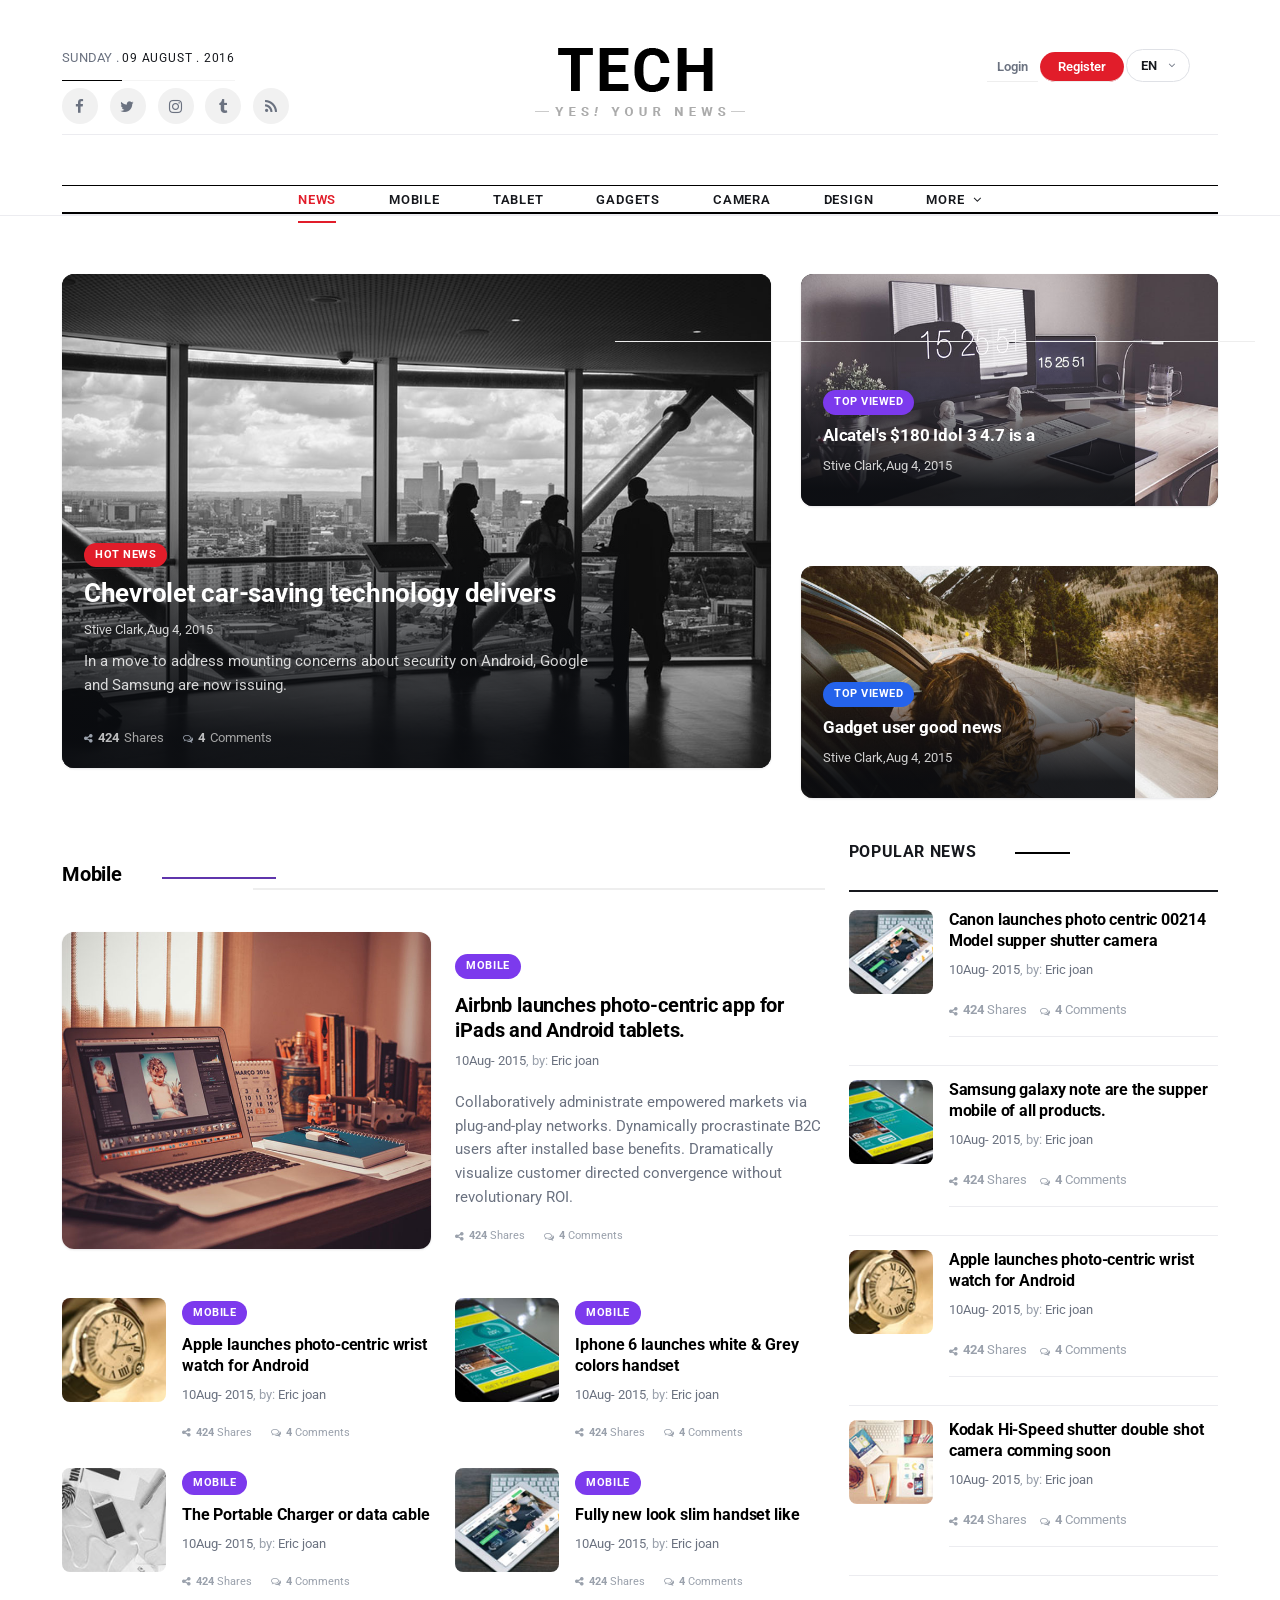
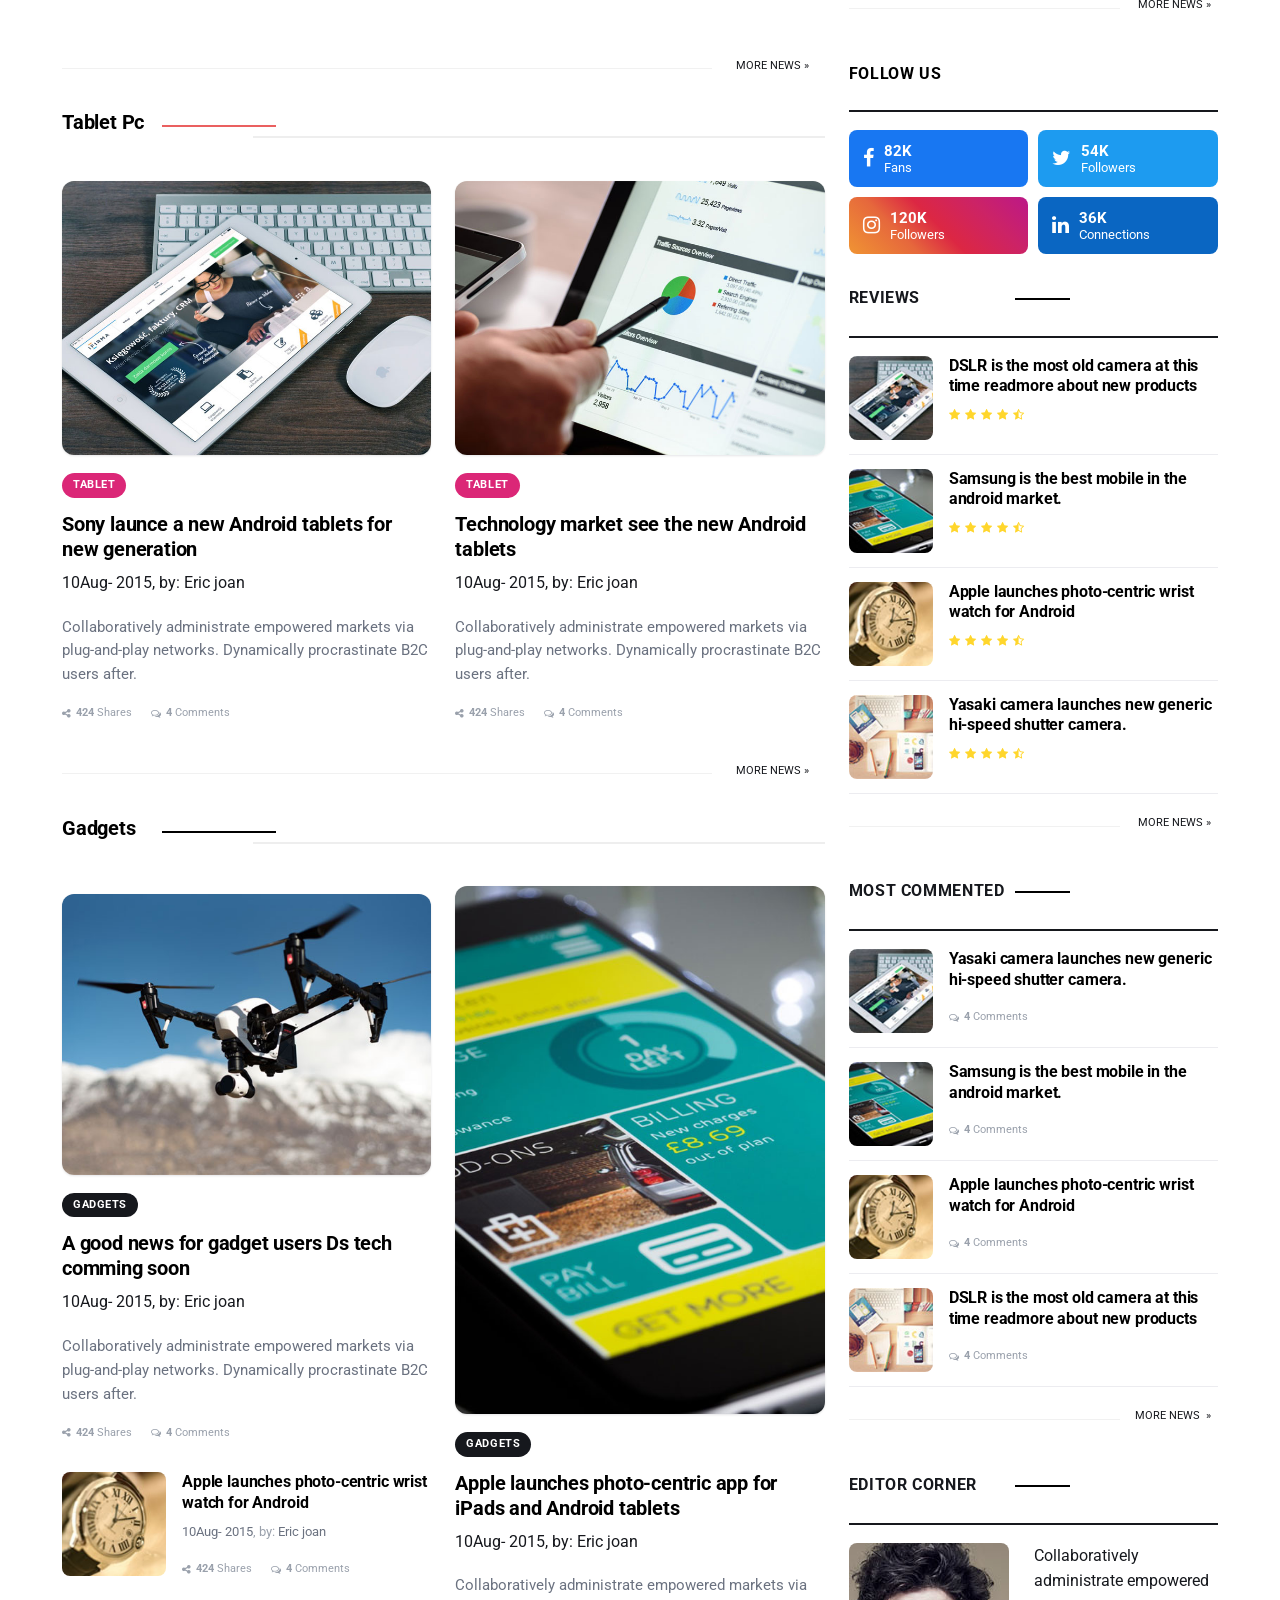
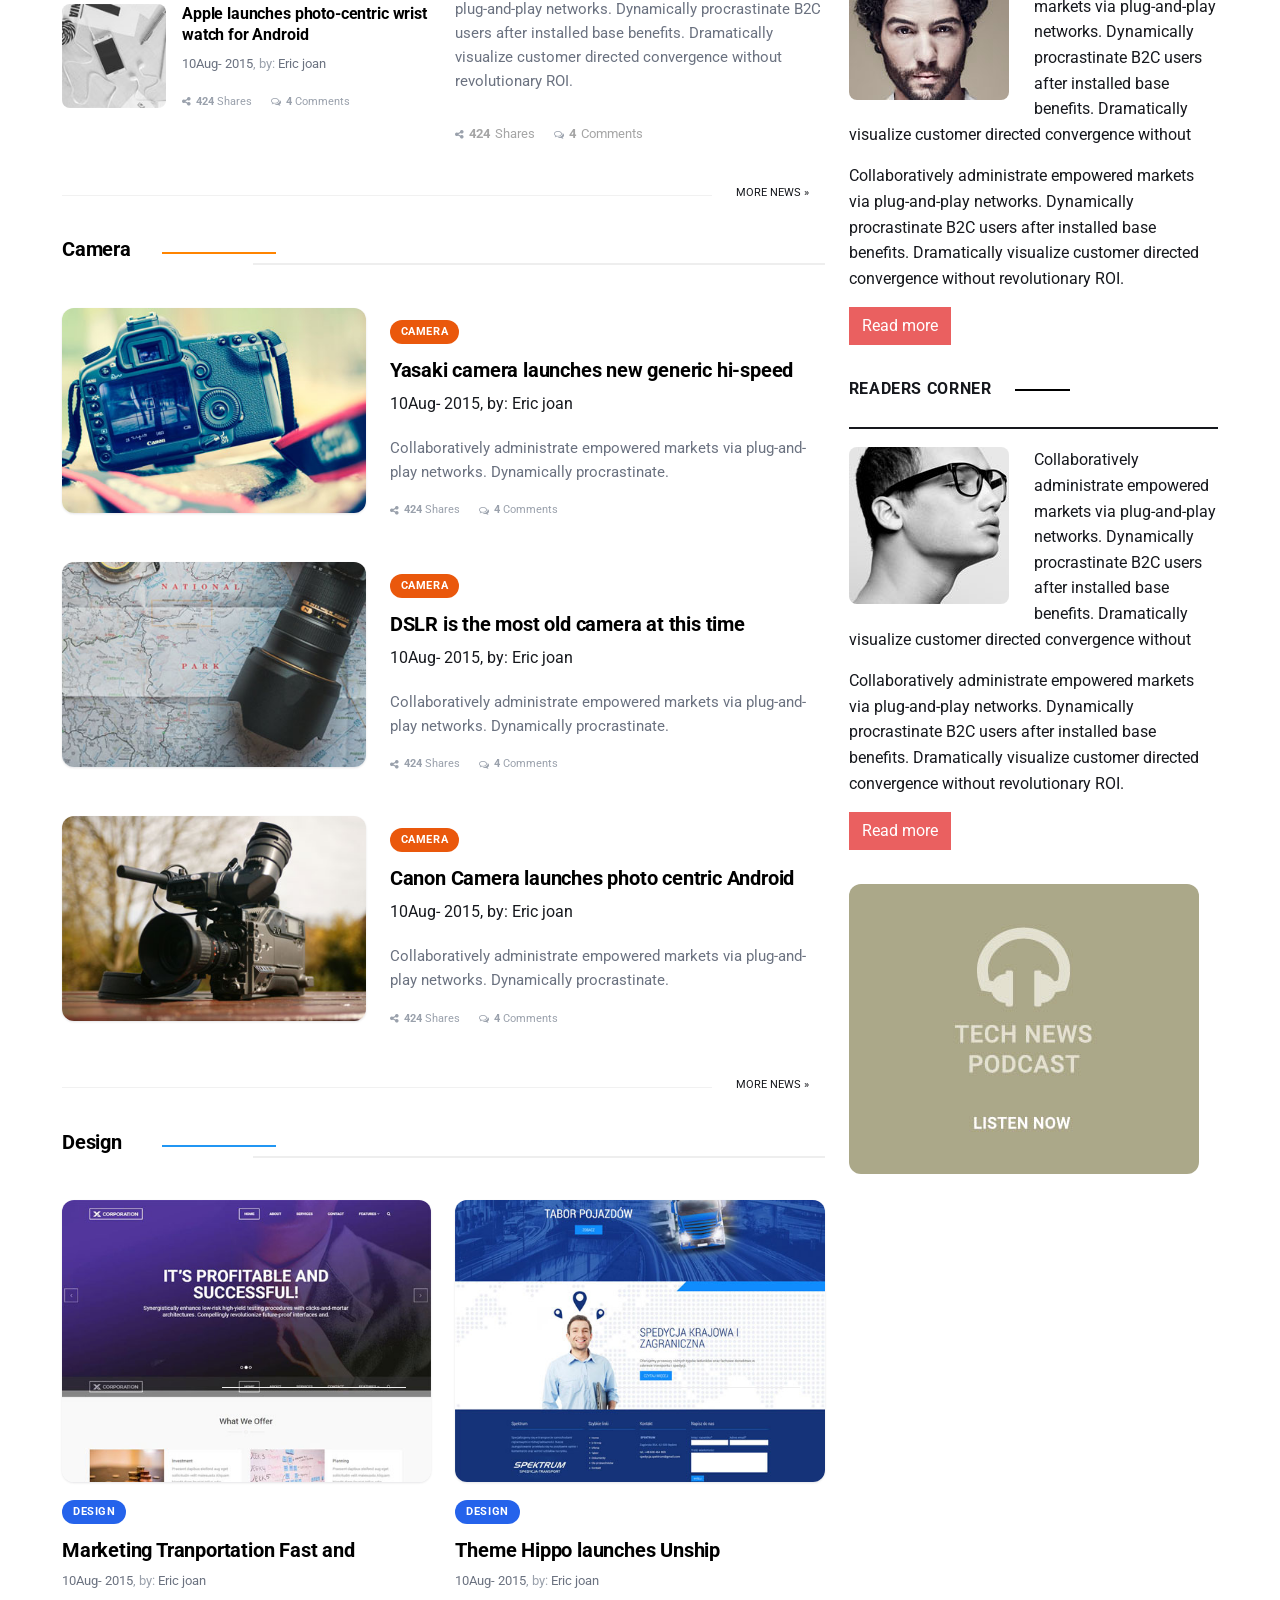
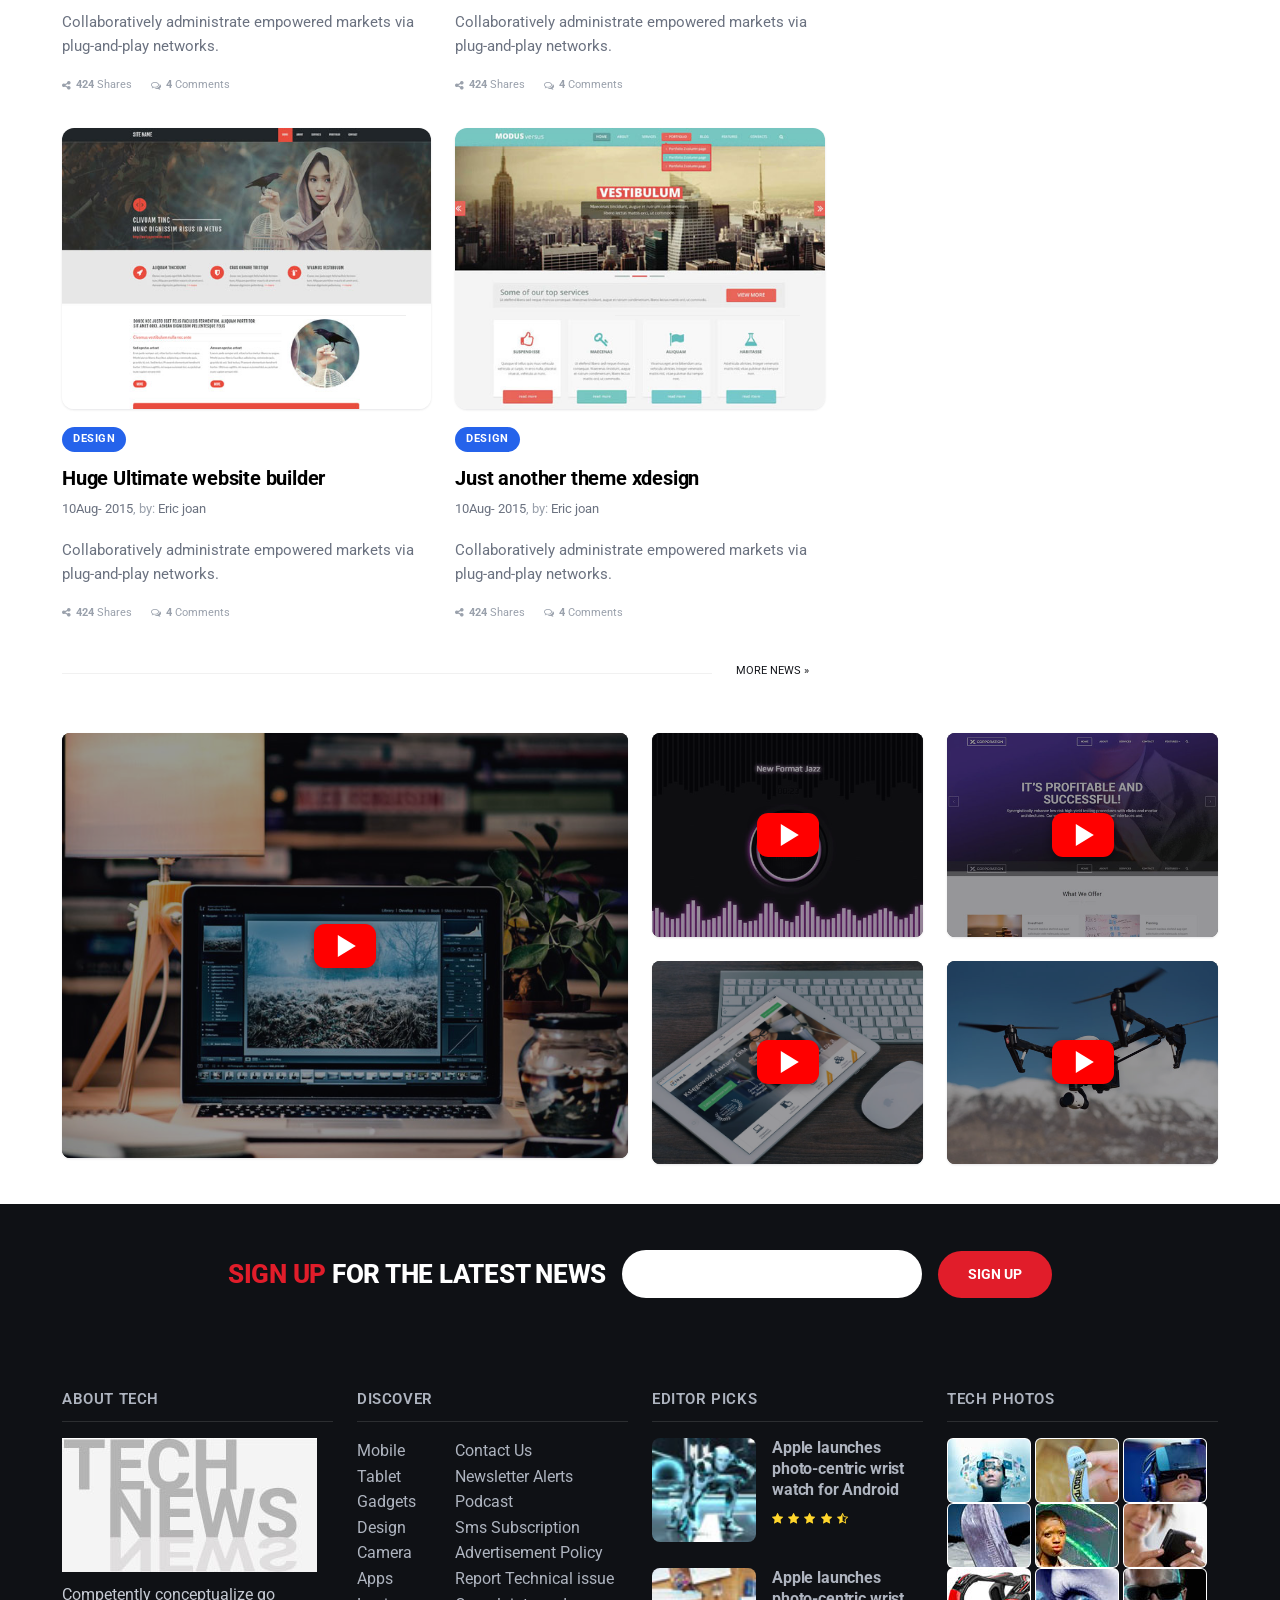
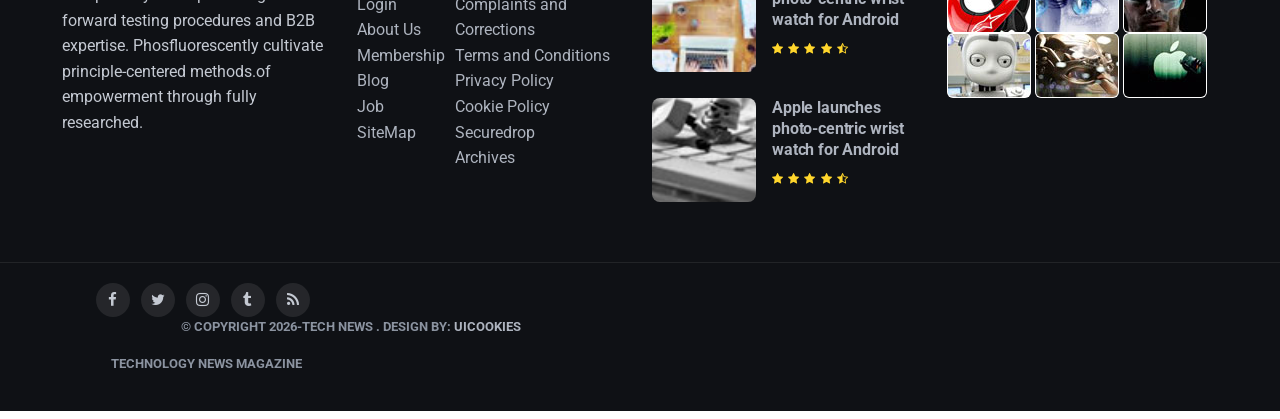
<file: html/index.html>
<!DOCTYPE html>
<html>
<head>
    <meta charset="utf-8">
    <meta http-equiv="X-UA-Compatible" content="IE=edge">
    <meta name="viewport" content="width=device-width, initial-scale=1">
    <title>TechNews - HTML and CSS Template</title>

    <!-- favicon -->
    <link href="assets/img/favicon.png" rel=icon>

    <!-- web-fonts -->
    <link href='https://fonts.googleapis.com/css?family=Roboto:100,300,400,700,500' rel='stylesheet' type='text/css'>

    <!-- Bootstrap -->
    <link href="assets/css/vendor/bootstrap.min.css" rel="stylesheet">

    <!-- font-awesome -->
    <link href="assets/fonts/font-awesome/font-awesome.min.css" rel="stylesheet">
    <!-- Mobile Menu Style -->

    <!-- Owl carousel -->
    <link href="assets/css/owl.carousel.css" rel="stylesheet">
    <link href="assets/css/owl.theme.default.min.css" rel="stylesheet">
    <!-- Theme Style -->
    <link href="assets/css/style.css" rel="stylesheet">
    <link href="assets/css/technews-bs5.css" rel="stylesheet">
    <link href="assets/css/technews-modern.css" rel="stylesheet">

    <!-- HTML5 shim and Respond.js for IE8 support of HTML5 elements and media queries -->
    <!-- WARNING: Respond.js doesn't work if you view the page via file:// -->
<meta name="robots" content="noindex, nofollow">
  </head>

<body id="page-top" data-bs-spy="scroll" data-bs-target=".navbar">
<div id="main-wrapper">
<!-- Page Preloader -->
<div id="preloader">
    <div id="status">
        <div class="status-mes"></div>
    </div>
</div>
<!-- preloader -->

<div class="uc-mobile-menu-pusher">
<div class="content-wrapper">
<section id="header_section_wrapper" class="header_section_wrapper">
    <div class="container">
        <div class="header-section">
            <div class="row">
                <div class="col-md-4">
                    <div class="left_section">
                                            <span class="date">
                                                Sunday .
                                            </span>
                        <!-- Date -->
                                            <span class="time">
                                                09 August . 2016
                                            </span>
                        <!-- Time -->
                        <div class="social">
                            <a class="icons-sm fb-ic"><i class="fa fa-facebook"></i></a>
                            <!--Twitter-->
                            <a class="icons-sm tw-ic"><i class="fa fa-twitter"></i></a>
                            <!--Google +-->
                            <a class="icons-sm inst-ic"><i class="fa fa-instagram"></i></a>
                            <!--Linkedin-->
                            <a class="icons-sm tmb-ic"><i class="fa fa-tumblr"></i></a>
                            <!--Pinterest-->
                            <a class="icons-sm rss-ic"><i class="fa fa-rss"></i></a>
                        </div>
                        <!-- Top Social Section -->
                    </div>
                    <!-- Left Header Section -->
                </div>
                <div class="col-md-4">
                    <div class="logo">
                        <a href="index.html"><img src="assets/img/logo.png" alt="Tech NewsLogo"></a>
                    </div>
                    <!-- Logo Section -->
                </div>
                <div class="col-md-4">
                    <div class="right_section">
                        <ul class="nav navbar-nav">
                            <li><a href="#">Login</a></li>
                            <li><a href="#">Register</a></li>
                            <li class="dropdown lang">
                                <button class="btn btn-default dropdown-toggle" type="button" id="dropdownMenu1"
                                        data-bs-toggle="dropdown" aria-haspopup="true" aria-expanded="false">En <i
                                        class="fa fa-angle-down"></i></button>
                                <ul class="dropdown-menu" aria-labelledby="dropdownMenu1">
                                    <li><a href="#">Bn</a></li>
                                </ul>
                            </li>
                        </ul>
                        <!-- Language Section -->

                        <ul class="nav-cta d-none d-sm-block">
                            <li class="dropdown"><a href="#" data-bs-toggle="dropdown" class="dropdown-toggle"><i
                                    class="fa fa-search"></i></a>
                                <ul class="dropdown-menu">
                                    <li>
                                        <div class="head-search">
                                            <form role="form">
                                                <!-- Input Group -->
                                                <div class="input-group">
                                                    <input type="text" class="form-control"
                                                           placeholder="Type Something"> <span class="input-group-btn">
                                                                            <button type="submit"
                                                                                    class="btn btn-primary">Search
                                                                            </button>
                                                                        </span></div>
                                            </form>
                                        </div>
                                    </li>
                                </ul>
                            </li>
                        </ul>
                        <!-- Search Section -->
                    </div>
                    <!-- Right Header Section -->
                </div>
            </div>
        </div>
        <!-- Header Section -->

        <div class="navigation-section">
            <nav class="navbar navbar-expand-lg m-menu navbar-default">
                <div class="container">
                    <!-- Brand and toggle get grouped for better mobile display -->
                    <div class="navbar-header">
                        <button type="button" class="navbar-toggler navbar-toggle collapsed" data-bs-toggle="collapse"
                                data-bs-target="#navbar-collapse-1"><span class="visually-hidden">Toggle navigation</span> <span
                                class="icon-bar"></span> <span class="icon-bar"></span> <span class="icon-bar"></span>
                        </button>
                    </div>
                    <!-- Collect the nav links, forms, and other content for toggling -->
                    <div class="collapse navbar-collapse" id="navbar-collapse-1">
                        <ul class="nav navbar-nav main-nav">
                            <li class="active"><a href="index.html">News</a></li>
                            <li><a href="category.html">Mobile</a></li>
                            <li><a href="blog.html">Tablet</a></li>
                            <li><a href="blog.html">Gadgets</a></li>
                            <li><a href="blog.html">Camera</a></li>
                            <li><a href="blog.html">Design</a></li>
                            <li class="dropdown m-menu-fw"><a href="#" data-bs-toggle="dropdown" class="dropdown-toggle">More
                                <span><i class="fa fa-angle-down"></i></span></a>
                                <ul class="dropdown-menu">
                                    <li>
                                        <div class="m-menu-content">
                                            <ul class="col-sm-3">
                                                <li class="dropdown-header">Widget Haeder</li>
                                                <li><a href="#">Awesome Features</a></li>
                                                <li><a href="#">Clean Interface</a></li>
                                                <li><a href="#">Available Possibilities</a></li>
                                                <li><a href="#">Responsive Design</a></li>
                                                <li><a href="#">Pixel Perfect Graphics</a></li>
                                            </ul>
                                            <ul class="col-sm-3">
                                                <li class="dropdown-header">Widget Haeder</li>
                                                <li><a href="#">Awesome Features</a></li>
                                                <li><a href="#">Clean Interface</a></li>
                                                <li><a href="#">Available Possibilities</a></li>
                                                <li><a href="#">Responsive Design</a></li>
                                                <li><a href="#">Pixel Perfect Graphics</a></li>
                                            </ul>
                                            <ul class="col-sm-3">
                                                <li class="dropdown-header">Widget Haeder</li>
                                                <li><a href="#">Awesome Features</a></li>
                                                <li><a href="#">Clean Interface</a></li>
                                                <li><a href="#">Available Possibilities</a></li>
                                                <li><a href="#">Responsive Design</a></li>
                                                <li><a href="#">Pixel Perfect Graphics</a></li>
                                            </ul>
                                            <ul class="col-sm-3">
                                                <li class="dropdown-header">Widget Haeder</li>
                                                <li><a href="#">Awesome Features</a></li>
                                                <li><a href="#">Clean Interface</a></li>
                                                <li><a href="#">Available Possibilities</a></li>
                                                <li><a href="#">Responsive Design</a></li>
                                                <li><a href="#">Pixel Perfect Graphics</a></li>
                                            </ul>
                                        </div>
                                    </li>
                                </ul>
                            </li>
                        </ul>
                    </div>
                    <!-- .navbar-collapse -->
                </div>
                <!-- .container -->
            </nav>
            <!-- .nav -->
        </div>
        <!-- .navigation-section -->
    </div>
    <!-- .container -->
</section>
<!-- header_section_wrapper -->

<section id="feature_news_section" class="feature_news_section">
    <div class="container">
        <div class="row">
            <div class="col-md-7">
                <div class="feature_article_wrapper">
                    <div class="feature_article_img">
                        <img class="img-fluid top_static_article_img" src="assets/img/feature-top.jpg"
                             alt="feature-top">
                    </div>
                    <!-- feature_article_img -->

                    <div class="feature_article_inner">
                        <div class="tag_lg red"><a href="category.html">Hot News</a></div>
                        <div class="feature_article_title">
                            <h1><a href="single.html" target="_self">Chevrolet car-saving technology delivers </a></h1>
                        </div>
                        <!-- feature_article_title -->

                        <div class="feature_article_date"><a href="#" target="_self">Stive Clark</a>,<a href="#"
                                                                                                         target="_self">Aug
                            4, 2015</a></div>
                        <!-- feature_article_date -->

                        <div class="feature_article_content">
                            In a move to address mounting concerns about security on Android, Google and Samsung are
                            now issuing.
                        </div>
                        <!-- feature_article_content -->

                        <div class="article_social">
                            <span><i class="fa fa-share-alt"></i><a href="#">424</a>Shares</span>
                            <span><i class="fa fa-comments-o"></i><a href="#">4</a>Comments</span>
                        </div>
                        <!-- article_social -->

                    </div>
                    <!-- feature_article_inner -->

                </div>
                <!-- feature_article_wrapper -->

            </div>
            <!-- col-md-7 -->

            <div class="col-md-5">
                <div class="feature_static_wrapper">
                    <div class="feature_article_img">
                        <img class="img-fluid" src="assets/img/feature-static1.jpg" alt="feature-top">
                    </div>
                    <!-- feature_article_img -->

                    <div class="feature_article_inner">
                        <div class="tag_lg purple"><a href="category.html">Top Viewed</a></div>
                        <div class="feature_article_title">
                            <h1><a href="single.html" target="_self">Alcatel's $180 Idol 3 4.7 is a </a></h1>
                        </div>
                        <!-- feature_article_title -->

                        <div class="feature_article_date"><a href="#" target="_self">Stive Clark</a>,<a href="#"
                                                                                                         target="_self">Aug
                            4, 2015</a></div>
                        <!-- feature_article_date -->

                        <div class="feature_article_content">
                            In a move to address mounting concerns about security on Android...
                        </div>
                        <!-- feature_article_content -->

                        <div class="article_social">
                            <span><i class="fa fa-share-alt"></i><a href="#">424</a>Shares</span>
                            <span><i class="fa fa-comments-o"></i><a href="#">4</a>Comments</span>
                        </div>
                        <!-- article_social -->

                    </div>
                    <!-- feature_article_inner -->

                </div>
                <!-- feature_static_wrapper -->

            </div>
            <!-- col-md-5 -->

            <div class="col-md-5">
                <div class="feature_static_last_wrapper">
                    <div class="feature_article_img">
                        <img class="img-fluid" src="assets/img/feature-static2.jpg" alt="feature-top">
                    </div>
                    <!-- feature_article_img -->

                    <div class="feature_article_inner">
                        <div class="tag_lg blue"><a href="category.html">Top Viewed</a></div>

                        <div class="feature_article_title">
                            <h1><a href="single.html" target="_self">Gadget user good news</a></h1>
                        </div>
                        <!-- feature_article_title -->

                        <div class="feature_article_date"><a href="#" target="_self">Stive Clark</a>,<a href="#"
                                                                                                         target="_self">Aug
                            4, 2015</a></div>
                        <!-- feature_article_date -->

                        <div class="feature_article_content">
                            In a move to address mounting concerns about security on Android...
                        </div>
                        <!-- feature_article_content -->

                        <div class="article_social">
                            <span><i class="fa fa-share-alt"></i><a href="#">424</a>Shares</span>
                            <span><i class="fa fa-comments-o"></i><a href="#">4</a>Comments</span>
                        </div>
                        <!-- article_social -->

                    </div>
                    <!-- feature_article_inner -->

                </div>
                <!-- feature_static_wrapper -->

            </div>
            <!-- col-md-5 -->

        </div>
        <!-- Row -->

    </div>
    <!-- container -->

</section>
<!-- Feature News Section -->

<section id="category_section" class="category_section">
<div class="container">
<div class="row">
<div class="col-md-8">
<div class="category_section mobile">
    <div class="article_title header_purple">
        <h2><a href="category.html" target="_self">Mobile</a></h2>
    </div>
    <!----article_title------>
    <div class="category_article_wrapper">
        <div class="row">
            <div class="col-md-6">
                <div class="top_article_img">
                    <a href="single.html" target="_self"><img class="img-fluid"
                                                               src="assets/img/cat-mobi-left-1.jpg" alt="feature-top">
                    </a>
                </div>
                <!----top_article_img------>
            </div>
            <div class="col-md-6">
                <span class="tag purple">Mobile</span>

                <div class="category_article_title">
                    <h2><a href="single.html" target="_self">Airbnb launches photo-centric app for iPads and Android
                        tablets. </a></h2>
                </div>
                <!----category_article_title------>
                <div class="category_article_date"><a href="#">10Aug- 2015</a>, by: <a href="#">Eric joan</a></div>
                <!----category_article_date------>
                <div class="category_article_content">
                    Collaboratively administrate empowered markets via plug-and-play networks. Dynamically procrastinate
                    B2C users after installed base benefits. Dramatically visualize customer directed convergence
                    without revolutionary ROI.
                </div>
                <!----category_article_content------>
                <div class="media_social">
                    <span><a href="#"><i class="fa fa-share-alt"></i>424 </a> Shares</span>
                    <span><i class="fa fa-comments-o"></i><a href="#">4</a> Comments</span>
                </div>
                <!----media_social------>
            </div>
        </div>
    </div>
    <div class="category_article_wrapper">
        <div class="row">
            <div class="col-md-6">
                <div class="media">
                    <div class="media-left">
                        <a href="#"><img class="media-object" src="assets/img/cat-mobi-sm1.jpg"
                                         alt="Generic placeholder image"></a>
                    </div>
                    <div class="media-body">
                        <span class="tag purple">Mobile</span>

                        <h3 class="media-heading"><a href="single.html" target="_self">Apple launches photo-centric
                            wrist watch for Android</a></h3>
                        <span class="media-date"><a href="#">10Aug- 2015</a>,  by: <a href="#">Eric joan</a></span>

                        <div class="media_social">
                            <span><a href="#"><i class="fa fa-share-alt"></i>424</a> Shares</span>
                            <span><a href="#"><i class="fa fa-comments-o"></i>4</a> Comments</span>
                        </div>
                    </div>
                </div>
                <div class="media">
                    <div class="media-left">
                        <a href="#"><img class="media-object" src="assets/img/cat-mobi-sm3.jpg"
                                         alt="Generic placeholder image"></a>
                    </div>
                    <div class="media-body">
                        <span class="tag purple">Mobile</span>

                        <h3 class="media-heading"><a href="single.html" target="_self">The Portable Charger or data
                            cable</a></h3>
                        <span class="media-date"><a href="#">10Aug- 2015</a>,  by: <a href="#">Eric joan</a></span>

                        <div class="media_social">
                            <span><a href="#"><i class="fa fa-share-alt"></i>424</a> Shares</span>
                            <span><a href="#"><i class="fa fa-comments-o"></i>4</a> Comments</span>
                        </div>
                    </div>
                </div>
            </div>
            <div class="col-md-6">
                <div class="media">
                    <div class="media-left">
                        <a href="#"><img class="media-object" src="assets/img/cat-mobi-sm2.jpg"
                                         alt="Generic placeholder image"></a>
                    </div>
                    <div class="media-body">
                        <span class="tag purple">Mobile</span>

                        <h3 class="media-heading"><a href="single.html" target="_self">Iphone 6 launches white & Grey
                            colors handset</a></h3>
                        <span class="media-date"><a href="#">10Aug- 2015</a>,  by: <a href="#">Eric joan</a></span>

                        <div class="media_social">
                            <span><a href="#"><i class="fa fa-share-alt"></i>424</a> Shares</span>
                            <span><a href="#"><i class="fa fa-comments-o"></i>4</a> Comments</span>
                        </div>
                    </div>
                </div>
                <div class="media">
                    <div class="media-left">
                        <a href="#"><img class="media-object" src="assets/img/cat-mobi-sm4.jpg"
                                         alt="Generic placeholder image"></a>
                    </div>
                    <div class="media-body">
                        <span class="tag purple">Mobile</span>

                        <h3 class="media-heading"><a href="single.html" target="_self">Fully new look slim handset
                            like</a></h3>
                        <span class="media-date"><a href="#">10Aug- 2015</a>,  by: <a href="#">Eric joan</a></span>

                        <div class="media_social">
                            <span><a href="#"><i class="fa fa-share-alt"></i>424</a> Shares</span>
                            <span><a href="#"><i class="fa fa-comments-o"></i>4</a> Comments</span>
                        </div>
                    </div>
                </div>
            </div>
        </div>
    </div>
    <p class="divider"><a href="#">More News&nbsp;&raquo;</a></p>
</div>
<!-- Mobile News Section -->

<div class="category_section tablet">
    <div class="article_title header_pink">
        <h2><a href="category.html" target="_self">Tablet Pc</a></h2>
    </div>
    <!-- Mobile News Section -->

    <div class="category_article_wrapper">
        <div class="row">
            <div class="col-md-6">
                <div class="category_article_body">
                    <div class="top_article_img">
                        <a href="single.html" target="_self"><img class="img-fluid" src="assets/img/tab_top1.jpg"
                                                                   alt="feature-top">
                        </a>
                    </div>
                    <!-- top_article_img -->

                    <span class="tag pink"><a href="category.html" target="_self">Tablet</a></span>

                    <div class="category_article_title">
                        <h2><a href="single.html" target="_self">Sony launce a new Android tablets for new
                            generation </a></h2>
                    </div>
                    <!-- category_article_title -->

                    <div class="article_date"><a href="#">10Aug- 2015</a>, by: <a href="#">Eric joan</a></div>
                    <!----article_date------>
                    <!-- article_date -->

                    <div class="category_article_content">
                        Collaboratively administrate empowered markets via plug-and-play networks. Dynamically
                        procrastinate B2C users after.
                    </div>
                    <!-- category_article_content -->

                    <div class="media_social">
                        <span><a href="#"><i class="fa fa-share-alt"></i>424 </a> Shares</span>
                        <span><i class="fa fa-comments-o"></i><a href="#">4</a> Comments</span>
                    </div>
                    <!-- media_social -->

                </div>
                <!-- category_article_body -->

            </div>
            <!-- col-md-6 -->

            <div class="col-md-6">
                <div class="category_article_body">
                    <div class="top_article_img">
                        <a href="single.html" target="_self">
                            <img class="img-fluid" src="assets/img/tab_top2.jpg" alt="feature-top">
                        </a>
                    </div>
                    <!-- top_article_img -->

                    <span class="tag pink"><a href="category.html" target="_self">Tablet</a></span>

                    <div class="category_article_title">
                        <h2><a href="single.html" target="_self">Technology market see the new Android tablets </a>
                        </h2>
                    </div>
                    <!-- category_article_title -->

                    <div class="article_date"><a href="#">10Aug- 2015</a>, by: <a href="#">Eric joan</a></div>
                    <!----article_date------>
                    <!-- article_date -->

                    <div class="category_article_content">
                        Collaboratively administrate empowered markets via plug-and-play networks. Dynamically
                        procrastinate B2C users after.
                    </div>
                    <!-- category_article_content -->

                    <div class="media_social">
                        <span><a href="#"><i class="fa fa-share-alt"></i>424 </a> Shares</span>
                        <span><i class="fa fa-comments-o"></i><a href="#">4</a> Comments</span>
                    </div>
                    <!-- media_social -->

                </div>
                <!-- category_article_body -->

            </div>
            <!-- col-md-6 -->

        </div>
        <!-- row -->

    </div>
    <!-- category_article_wrapper -->

    <p class="divider"><a href="#">More News&nbsp;&raquo;</a></p>
</div>
<!-- Tablet News Section -->

<div class="category_section gadget">
    <div class="article_title header_black">
        <h2><a href="category.html" target="_self">Gadgets</a></h2>
    </div>
    <div class="category_article_wrapper">
        <div class="row">
            <div class="col-md-6">
                <div class="category_article_body">
                    <div class="top_article_img">
                        <a href="single.html" target="_self">
                            <img class="img-fluid" src="assets/img/gad_top1.jpg" alt="feature-top">
                        </a>
                    </div>
                    <!-- top_article_img -->

                    <span class="tag black"><a href="category.html" target="_self">Gadgets</a></span>

                    <div class="category_article_title">
                        <h2><a href="single.html" target="_self">A good news for gadget users Ds tech comming soon</a>
                        </h2>
                    </div>
                    <!-- category_article_title -->

                    <div class="article_date"><a href="#">10Aug- 2015</a>, by: <a href="#">Eric joan</a></div>
                    <!----article_date------>
                    <div class="category_article_content">
                        Collaboratively administrate empowered markets via plug-and-play networks. Dynamically
                        procrastinate B2C users after.
                    </div>
                    <!-- category_article_content -->

                    <div class="media_social">
                        <span><a href="#"><i class="fa fa-share-alt"></i>424 </a> Shares</span>
                        <span><i class="fa fa-comments-o"></i><a href="#">4</a> Comments</span>
                    </div>
                    <!-- media_social -->

                </div>
                <!-- category_article_body -->

                <div class="category_article_list">
                    <div class="media">
                        <div class="media-left">
                            <a href="#"><img class="media-object" src="assets/img/cat-mobi-sm1.jpg"
                                             alt="Generic placeholder image"></a>
                        </div>
                        <div class="media-body">
                            <h3 class="media-heading"><a href="single.html" target="_self">Apple launches photo-centric
                                wrist watch for Android</a></h3>
                            <span class="media-date"><a href="#">10Aug- 2015</a>,  by: <a href="#">Eric joan</a></span>

                            <div class="media_social">
                                <span><a href="#"><i class="fa fa-share-alt"></i>424</a> Shares</span>
                                <span><a href="#"><i class="fa fa-comments-o"></i>4</a> Comments</span>
                            </div>
                        </div>
                    </div>
                    <div class="media">
                        <div class="media-left">
                            <a href="#"><img class="media-object" src="assets/img/cat-mobi-sm3.jpg"
                                             alt="Generic placeholder image"></a>
                        </div>
                        <div class="media-body">
                            <h3 class="media-heading"><a href="single.html" target="_self">Apple launches photo-centric
                                wrist watch for Android</a></h3>
                            <span class="media-date"><a href="#">10Aug- 2015</a>,  by: <a href="#">Eric joan</a></span>

                            <div class="media_social">
                                <span><a href="#"><i class="fa fa-share-alt"></i>424</a> Shares</span>
                                <span><a href="#"><i class="fa fa-comments-o"></i>4</a> Comments</span>
                            </div>
                        </div>
                    </div>
                </div>
                <!-- category_article_list -->

            </div>
            <!-- col-md-6 -->

            <div class="col-md-6">
                <div class="category_article_body">
                    <div class="top_article_img">
                        <img class="img-fluid" src="assets/img/gad_top2.jpg" alt="feature-top">
                    </div>
                    <!-- top_article_img -->

                    <span class="tag black">Gadgets</span>

                    <div class="category_article_title">
                        <h2><a href="single.html" target="_self">Apple launches photo-centric app for iPads and Android
                            tablets</a></h2>
                    </div>
                    <!-- category_article_title -->

                    <div class="article_date"><a href="#">10Aug- 2015</a>, by: <a href="#">Eric joan</a></div>
                    <!-- article_date -->

                    <div class="category_article_content">
                        Collaboratively administrate empowered markets via plug-and-play networks. Dynamically
                        procrastinate B2C users after installed base benefits. Dramatically visualize customer directed
                        convergence without revolutionary ROI.
                    </div>
                    <!-- category_article_content -->

                    <div class="article_social">
                        <span><i class="fa fa-share-alt"></i><a href="#">424</a>Shares</span>
                        <span><i class="fa fa-comments-o"></i><a href="#">4</a>Comments</span>
                    </div>
                    <!-- article_social -->

                </div>
                <!-- category_article_body -->
            </div>
        </div>
        <!-- row -->

    </div>
    <!-- category_article_wrapper -->

    <p class="divider"><a href="#">More News&nbsp;&raquo;</a></p>
</div>
<!-- Gadget News Section -->

<div class="category_section camera">
    <div class="article_title header_orange">
        <h2><a href="category.html" target="_self">Camera</a></h2>
    </div>
    <!-- article_title -->

    <div class="category_article_wrapper">
        <div class="row">
            <div class="col-md-5">
                <div class="top_article_img">
                    <a href="single.html" target="_self">
                        <img class="img-fluid" src="assets/img/cam_left1.jpg" alt="feature-top">
                    </a>
                </div>
                <!-- top_article_img -->

            </div>
            <div class="col-md-7">
                <span class="tag orange">Camera</span>

                <div class="category_article_title">
                    <h2><a href="single.html" target="_self">Yasaki camera launches new generic hi-speed </a></h2>
                </div>
                <!-- category_article_title -->

                <div class="article_date"><a href="#">10Aug- 2015</a>, by: <a href="#">Eric joan</a></div>
                <!----article_date------>
                <!-- category_article_wrapper -->

                <div class="category_article_content">
                    Collaboratively administrate empowered markets via plug-and-play networks. Dynamically
                    procrastinate.
                </div>
                <!-- category_article_content -->

                <div class="media_social">
                    <span><a href="#"><i class="fa fa-share-alt"></i>424 </a> Shares</span>
                    <span><i class="fa fa-comments-o"></i><a href="#">4</a> Comments</span>
                </div>
                <!-- media_social -->

            </div>
            <!-- col-md-7 -->

        </div>
        <!-- row -->

    </div>
    <!-- category_article_wrapper -->

    <div class="category_article_wrapper">
        <div class="row">
            <div class="col-md-5">
                <div class="top_article_img">
                    <a href="single.html" target="_self">
                        <img class="img-fluid" src="assets/img/cam_left2.jpg" alt="feature-top">
                    </a>
                </div>
                <!-- top_article_img -->

            </div>
            <div class="col-md-7">
                <span class="tag orange">Camera</span>

                <div class="category_article_title">
                    <h2><a href="single.html" target="_self">DSLR is the most old camera at this time </a></h2>
                </div>
                <!-- category_article_title -->

                <div class="article_date"><a href="#">10Aug- 2015</a>, by: <a href="#">Eric joan</a></div>
                <!----article_date------>
                <!-- article_date -->

                <div class="category_article_content">
                    Collaboratively administrate empowered markets via plug-and-play networks. Dynamically
                    procrastinate.
                </div>
                <!-- category_article_content -->

                <div class="media_social">
                    <span><a href="#"><i class="fa fa-share-alt"></i>424 </a> Shares</span>
                    <span><i class="fa fa-comments-o"></i><a href="#">4</a> Comments</span>
                </div>
                <!-- media_social -->

            </div>
        </div>
    </div>
    <!-- category_article_wrapper -->

    <div class="category_article_wrapper">
        <div class="row">
            <div class="col-md-5">
                <div class="top_article_img">
                    <a href="single.html" target="_self">
                        <img class="img-fluid" src="assets/img/cam_left3.jpg" alt="feature-top">
                    </a>
                </div>
                <!-- media_social -->

            </div>
            <div class="col-md-7">
                <span class="tag orange"><a href="single.html" target="_self">Camera</a></span>

                <div class="category_article_title">
                    <h2><a href="single.html" target="_self">Canon Camera launches photo centric Android</a></h2>
                </div>
                <!-- category_article_title -->

                <div class="article_date"><a href="#">10Aug- 2015</a>, by: <a href="#">Eric joan</a></div>
                <!----article_date------>
                <!-- article_date -->

                <div class="category_article_content">
                    Collaboratively administrate empowered markets via plug-and-play networks. Dynamically
                    procrastinate.
                </div>
                <!-- category_article_content -->

                <div class="media_social">
                                    <span>
                                        <a href="#">
                                            <i class="fa fa-share-alt"></i>424
                                        </a> Shares
                                    </span>
                                    <span>
                                        <a href="#">
                                            <i class="fa fa-comments-o"></i>4
                                        </a> Comments
                                    </span>
                </div>
                <!-- media_social -->

            </div>
            <!-- col-md-7 -->

        </div>
        <!-- row -->

    </div>
    <!-- category_article_wrapper -->

    <p class="divider"><a href="#">More News&nbsp;&raquo;</a></p>
</div>
<!-- Camera News Section -->

<div class="category_section design">
    <div class="article_title header_blue">
        <h2><a href="category.html" target="_self">Design</a></h2>
    </div>
    <!-- row -->

    <div class="category_article_wrapper">
        <div class="row">
            <div class="col-md-6">
                <div class="category_article_body">
                    <div class="top_article_img">
                        <a href="single.html" target="_self">
                            <img class="img-fluid" src="assets/img/design_top1.jpg" alt="feature-top">
                        </a>
                    </div>
                    <!-- top_article_img -->

                    <span class="tag blue"><a href="category.html" target="_self">Design</a></span>

                    <div class="category_article_title">
                        <h2><a href="single.html" target="_self">Marketing Tranportation Fast and </a></h2>
                    </div>
                    <!-- category_article_title -->

                    <div class="category_article_date"><a href="#">10Aug- 2015</a>, by: <a href="#">Eric joan</a></div>
                    <!----category_article_date------>
                    <!-- category_article_date -->

                    <div class="category_article_content">
                        Collaboratively administrate empowered markets via plug-and-play networks.
                    </div>
                    <!-- category_article_content -->

                    <div class="media_social">
                        <span><a href="#"><i class="fa fa-share-alt"></i>424 </a> Shares</span>
                        <span><i class="fa fa-comments-o"></i><a href="#">4</a> Comments</span>
                    </div>
                    <!-- media_social -->

                </div>
                <!-- category_article_body -->

            </div>
            <!-- col-md-6 -->

            <div class="col-md-6">
                <div class="category_article_body">
                    <div class="top_article_img">
                        <a href="single.html" target="_self">
                            <img class="img-fluid" src="assets/img/design_top2.jpg" alt="feature-top">
                        </a>
                    </div>
                    <!-- top_article_img -->

                    <span class="tag blue"><a href="category.html" target="_self">Design</a></span>

                    <div class="category_article_title">
                        <h2><a href="single.html" target="_self">Theme Hippo launches Unship </a></h2>
                    </div>
                    <!-- category_article_title -->

                    <div class="category_article_date"><a href="#">10Aug- 2015</a>, by: <a href="#">Eric joan</a></div>
                    <!----category_article_date------>
                    <!-- category_article_date -->

                    <div class="category_article_content">
                        Collaboratively administrate empowered markets via plug-and-play networks.
                    </div>
                    <!-- category_article_content -->

                    <div class="media_social">
                        <span><a href="#"><i class="fa fa-share-alt"></i>424 </a> Shares</span>
                        <span><i class="fa fa-comments-o"></i><a href="#">4</a> Comments</span>
                    </div>
                    <!-- media_social -->

                </div>
                <!-- category_article_body -->

            </div>
            <!-- col-md-6 -->

        </div>
        <!-- row -->

    </div>
    <!-- category_article_wrapper -->

    <div class="category_article_wrapper">
        <div class="row">
            <div class="col-md-6">
                <div class="category_article_body">
                    <div class="top_article_img">
                        <a href="single.html" target="_self">
                            <img class="img-fluid" src="assets/img/design_top3.jpg" alt="feature-top">
                        </a>
                    </div>
                    <!-- top_article_img -->

                    <span class="tag blue"><a href="category.html" target="_self">Design</a></span>

                    <div class="category_article_title">
                        <h2><a href="single.html" target="_self">Huge Ultimate website builder </a></h2>
                    </div>
                    <!-- category_article_title -->

                    <div class="category_article_date"><a href="#">10Aug- 2015</a>, by: <a href="#">Eric joan</a></div>
                    <!----category_article_date------>
                    <!-- category_article_date -->

                    <div class="category_article_content">
                        Collaboratively administrate empowered markets via plug-and-play networks.
                    </div>
                    <!-- category_article_content -->

                    <div class="media_social">
                        <span><a href="#"><i class="fa fa-share-alt"></i>424 </a> Shares</span>
                        <span><i class="fa fa-comments-o"></i><a href="#">4</a> Comments</span>
                    </div>
                    <!-- media_social -->

                </div>
                <!-- category_article_body -->

            </div>
            <!-- col-md-6 -->

            <div class="col-md-6">
                <div class="category_article_body">
                    <div class="top_article_img">
                        <img class="img-fluid" src="assets/img/design_top4.jpg" alt="feature-top">
                    </div>
                    <!-- top_article_img -->

                    <span class="tag blue"><a href="category.html" target="_self">Design</a></span>

                    <div class="category_article_title">
                        <h2><a href="single.html" target="_self">Just another theme xdesign</a></h2>
                    </div>
                    <!-- category_article_title -->

                    <div class="category_article_date"><a href="#">10Aug- 2015</a>, by: <a href="#">Eric joan</a></div>
                    <!-- category_article_date -->

                    <div class="category_article_content">
                        Collaboratively administrate empowered markets via plug-and-play networks.
                    </div>
                    <!-- category_article_content -->

                    <div class="media_social">
                        <span><a href="#"><i class="fa fa-share-alt"></i>424 </a> Shares</span>
                        <span><i class="fa fa-comments-o"></i><a href="#">4</a> Comments</span>
                    </div>
                    <!-- media_social -->

                </div>
                <!-- category_article_body -->

            </div>
            <!-- top_article_img -->

        </div>
        <!-- top_article_img -->

    </div>
    <!-- top_article_img -->

    <p class="divider"><a href="#">More News&nbsp;&raquo;</a></p>
</div>
<!-- Design News Section -->
</div>
<!-- Left Section -->

<div class="col-md-4">
<div class="widget">
    <div class="widget_title widget_black">
        <h2><a href="#">Popular News</a></h2>
    </div>
    <div class="media">
        <div class="media-left">
            <a href="#"><img class="media-object" src="assets/img/pop_right1.jpg" alt="Generic placeholder image"></a>
        </div>
        <div class="media-body">
            <h3 class="media-heading">
                <a href="single.html" target="_self">Canon launches photo centric 00214 Model supper shutter camera</a>
            </h3> <span class="media-date"><a href="#">10Aug- 2015</a>,  by: <a href="#">Eric joan</a></span>

            <div class="widget_article_social">
                <span>
                    <a href="single.html" target="_self"> <i class="fa fa-share-alt"></i>424</a> Shares
                </span> 
                <span>
                    <a href="single.html" target="_self"><i class="fa fa-comments-o"></i>4</a> Comments
                </span>
            </div>
        </div>
    </div>
    <div class="media">
        <div class="media-left">
            <a href="#"><img class="media-object" src="assets/img/pop_right2.jpg" alt="Generic placeholder image"></a>
        </div>
        <div class="media-body">
            <h3 class="media-heading">
                <a href="single.html" target="_self">Samsung galaxy note are the supper mobile of all products.</a>
            </h3>
            <span class="media-date"><a href="#">10Aug- 2015</a>,  by: <a href="#">Eric joan</a></span>

            <div class="widget_article_social">
                <span>
                    <a href="single.html" target="_self"> <i class="fa fa-share-alt"></i>424</a> Shares
                </span> 
                <span>
                    <a href="single.html" target="_self"><i class="fa fa-comments-o"></i>4</a> Comments
                </span>
            </div>
        </div>
    </div>
    <div class="media">
        <div class="media-left">
            <a href="#"><img class="media-object" src="assets/img/pop_right3.jpg" alt="Generic placeholder image"></a>
        </div>
        <div class="media-body">
            <h3 class="media-heading">
                <a href="single.html" target="_self">Apple launches photo-centric wrist watch for Android</a>
            </h3>
            <span class="media-date"><a href="#">10Aug- 2015</a>,  by: <a href="#">Eric joan</a></span>

            <div class="widget_article_social">
                <span>
                    <a href="single.html" target="_self"> <i class="fa fa-share-alt"></i>424</a> Shares
                </span> 
                <span>
                    <a href="single.html" target="_self"><i class="fa fa-comments-o"></i>4</a> Comments
                </span>
            </div>
        </div>
    </div>
    <div class="media">
        <div class="media-left">
            <a href="#"><img class="media-object" src="assets/img/pop_right4.jpg" alt="Generic placeholder image"></a>
        </div>
        <div class="media-body">
            <h3 class="media-heading">
                <a href="single.html" target="_self">Kodak Hi-Speed shutter double shot camera comming soon</a>
            </h3>
            <span class="media-date"><a href="#">10Aug- 2015</a>,  by: <a href="#">Eric joan</a></span>

            <div class="widget_article_social">
                <span>
                    <a href="single.html" target="_self"><i class="fa fa-share-alt"></i>424</a> Shares
                </span> 
                <span>
                    <a href="single.html" target="_self"><i class="fa fa-comments-o"></i>4</a> Comments
                </span>
            </div>
        </div>
    </div>
    <p class="widget_divider"><a href="#" target="_self">More News&nbsp;&raquo;</a></p>
</div>
<!-- Popular News -->

<div class="widget uic-follow m30">
    <div class="widget_title"><h2><a href="#">Follow Us</a></h2></div>
    <div class="uic-follow-grid">
        <a href="#" class="uic-fw fb"><i class="fa fa-facebook"></i><span><b>82K</b> Fans</span></a>
        <a href="#" class="uic-fw tw"><i class="fa fa-twitter"></i><span><b>54K</b> Followers</span></a>
        <a href="#" class="uic-fw ig"><i class="fa fa-instagram"></i><span><b>120K</b> Followers</span></a>
        <a href="#" class="uic-fw in"><i class="fa fa-linkedin"></i><span><b>36K</b> Connections</span></a>
    </div>
</div>
<!-- Advertisement -->

<div class="widget d-none d-sm-block m30">
    <img class="img-fluid widget_img" src="assets/img/right_add5.jpg" alt="add_one">
</div>
<!-- Advertisement -->

<div class="widget reviews m30">
    <div class="widget_title widget_black">
        <h2><a href="#">Reviews</a></h2>
    </div>
    <div class="media">
        <div class="media-left">
            <a href="#"><img class="media-object" src="assets/img/pop_right1.jpg" alt="Generic placeholder image"></a>
        </div>
        <div class="media-body">
            <h3 class="media-heading">
                <a href="single.html" target="_self">DSLR is the most old camera at this time readmore about new
                    products</a>
            </h3> 
            <span class="rating">
                <i class="fa fa-star"></i>
                <i class="fa fa-star"></i>
                <i class="fa fa-star"></i>
                <i class="fa fa-star"></i>
                <i class="fa fa-star-half-full"></i>
            </span>
        </div>
    </div>
    <div class="media">
        <div class="media-left">
            <a href="#"><img class="media-object" src="assets/img/pop_right2.jpg" alt="Generic placeholder image"></a>
        </div>
        <div class="media-body"><h3 class="media-heading"><a href="single.html" target="_self">Samsung is the best
            mobile in the android market.</a></h3> <span class="rating">
                <i class="fa fa-star"></i>
                <i class="fa fa-star"></i>
                <i class="fa fa-star"></i>
                <i class="fa fa-star"></i>
                <i class="fa fa-star-half-full"></i>
            </span></div>
    </div>
    <div class="media">
        <div class="media-left">
            <a href="#"><img class="media-object" src="assets/img/pop_right3.jpg" alt="Generic placeholder image"></a>
        </div>
        <div class="media-body">
            <h3 class="media-heading">
                <a href="single.html" target="_self">Apple launches photo-centric wrist watch for Android</a>
            </h3> 
            <span class="rating">
                <i class="fa fa-star"></i>
                <i class="fa fa-star"></i>
                <i class="fa fa-star"></i>
                <i class="fa fa-star"></i>
                <i class="fa fa-star-half-full"></i>
            </span></div>
    </div>
    <div class="media">
        <div class="media-left">
            <a href="#"><img class="media-object" src="assets/img/pop_right4.jpg" alt="Generic placeholder image"></a>
        </div>
        <div class="media-body">
            <h3 class="media-heading">
                <a href="single.html" target="_self">Yasaki camera launches new generic hi-speed shutter camera.</a>
            </h3> 
            <span class="rating">
                <i class="fa fa-star"></i>
                <i class="fa fa-star"></i>
                <i class="fa fa-star"></i>
                <i class="fa fa-star"></i>
                <i class="fa fa-star-half-full"></i>
            </span></div>
    </div>
    <p class="widget_divider"><a href="#" target="_self">More News&nbsp;&raquo;</a></p>
</div>
<!-- Reviews News -->

<div class="widget d-none d-sm-block m30">
    <img class="img-fluid widget_img" src="assets/img/right_add6.jpg" alt="add_one">
</div>
<!-- Advertisement -->

<div class="widget m30">
    <div class="widget_title widget_black">
        <h2><a href="#">Most Commented</a></h2>
    </div>
    <div class="media">
        <div class="media-left">
            <a href="#"><img class="media-object" src="assets/img/pop_right1.jpg" alt="Generic placeholder image"></a>
        </div>
        <div class="media-body">
            <h3 class="media-heading">
                <a href="single.html" target="_self">Yasaki camera launches new generic hi-speed shutter camera.</a>
            </h3>

            <div class="media_social">
                <span><i class="fa fa-comments-o"></i><a href="#">4</a> Comments</span>
            </div>
        </div>
    </div>
    <div class="media">
        <div class="media-left">
            <a href="#"><img class="media-object" src="assets/img/pop_right2.jpg" alt="Generic placeholder image"></a>
        </div>
        <div class="media-body">
            <h3 class="media-heading">
                <a href="single.html" target="_self">Samsung is the best mobile in the android market.</a>
            </h3>

            <div class="media_social">
                <span><i class="fa fa-comments-o"></i><a href="#">4</a> Comments</span>
            </div>
        </div>
    </div>
    <div class="media">
        <div class="media-left">
            <a href="#"><img class="media-object" src="assets/img/pop_right3.jpg" alt="Generic placeholder image"></a>
        </div>
        <div class="media-body">
            <h3 class="media-heading">
                <a href="single.html" target="_self">Apple launches photo-centric wrist watch for Android</a>
            </h3>

            <div class="media_social">
                <span><i class="fa fa-comments-o"></i><a href="#">4</a> Comments</span>
            </div>
        </div>
    </div>
    <div class="media">
        <div class="media-left">
            <a href="#"><img class="media-object" src="assets/img/pop_right4.jpg" alt="Generic placeholder image"></a>
        </div>
        <div class="media-body">
            <h3 class="media-heading">
                <a href="single.html" target="_self">DSLR is the most old camera at this time readmore about new
                    products</a>
            </h3>

            <div class="media_social">
                <span><i class="fa fa-comments-o"></i><a href="#">4</a> Comments</span>
            </div>
        </div>
    </div>
    <p class="widget_divider"><a href="#" target="_self">More News&nbsp;&nbsp;&raquo; </a></p>
</div>
<!-- Most Commented News -->

<div class="widget m30">
    <div class="widget_title widget_black">
        <h2><a href="#">Editor Corner</a></h2>
    </div>
    <div class="widget_body"><img class="img-fluid left" src="assets/img/editor.jpg"
                                  alt="Generic placeholder image">

        <p>Collaboratively administrate empowered markets via plug-and-play networks. Dynamically procrastinate B2C
            users after installed base benefits. Dramatically visualize customer directed convergence without</p>

        <p>Collaboratively administrate empowered markets via plug-and-play networks. Dynamically procrastinate B2C
            users after installed base benefits. Dramatically visualize customer directed convergence without
            revolutionary ROI.</p>
        <button class="btn pink">Read more</button>
    </div>
</div>
<!-- Editor News -->

<div class="widget d-none d-sm-block m30">
    <img class="img-fluid add_img" src="assets/img/right_add7.jpg" alt="add_one">
    <img class="img-fluid add_img" src="assets/img/right_add7.jpg" alt="add_one">
    <img class="img-fluid add_img" src="assets/img/right_add7.jpg" alt="add_one">
    <img class="img-fluid add_img" src="assets/img/right_add7.jpg" alt="add_one">
</div>
<!--Advertisement -->

<div class="widget m30">
    <div class="widget_title widget_black">
        <h2><a href="#">Readers Corner</a></h2>
    </div>
    <div class="widget_body"><img class="img-fluid left" src="assets/img/reader.jpg"
                                  alt="Generic placeholder image">

        <p>Collaboratively administrate empowered markets via plug-and-play networks. Dynamically procrastinate B2C
            users after installed base benefits. Dramatically visualize customer directed convergence without</p>

        <p>Collaboratively administrate empowered markets via plug-and-play networks. Dynamically procrastinate B2C
            users after installed base benefits. Dramatically visualize customer directed convergence without
            revolutionary ROI.</p>
        <button class="btn pink">Read more</button>
    </div>
</div>
<!--  Readers Corner News -->

<div class="widget d-none d-sm-block m30">
    <img class="img-fluid widget_img" src="assets/img/podcast.jpg" alt="add_one">
</div>
<!--Advertisement-->
</div>
<!-- Right Section -->

</div>
<!-- Row -->

</div>
<!-- Container -->

</section>
<!-- Category News Section -->

<section id="video_section" class="video_section">
    <div class="container">
        <div class="well">
            <div class="row">
                <div class="col-md-6">
                    <div class="ratio ratio-4x3">
                        <button type="button" class="yt-facade" data-yt="MJ-jbFdUPns" style="background-image:url('assets/img/category_img_top.jpg')" aria-label="Play video"><span class="yt-play" aria-hidden="true"></span></button>
                    </div>
                    <!-- embed-responsive -->

                </div>
                <!-- col-md-6 -->

                <div class="col-md-3">
                    <div class="ratio ratio-4x3">
                        <button type="button" class="yt-facade" data-yt="h5Jni-vy_5M" style="background-image:url('assets/img/category_img12.jpg')" aria-label="Play video"><span class="yt-play" aria-hidden="true"></span></button>
                    </div>
                    <!-- embed-responsive -->

                    <div class="ratio ratio-4x3 m16">
                        <button type="button" class="yt-facade" data-yt="wQ5Gj0UB_R8" style="background-image:url('assets/img/tab_top1.jpg')" aria-label="Play video"><span class="yt-play" aria-hidden="true"></span></button>
                    </div>
                    <!-- embed-responsive -->

                </div>
                <!-- col-md-3 -->

                <div class="col-md-3">
                    <div class="ratio ratio-4x3">
                        <button type="button" class="yt-facade" data-yt="UPvJXBI_3V4" style="background-image:url('assets/img/design_top1.jpg')" aria-label="Play video"><span class="yt-play" aria-hidden="true"></span></button>
                    </div>
                    <!-- embed-responsive -->

                    <div class="ratio ratio-4x3 m16">
                        <button type="button" class="yt-facade" data-yt="DTCtj5Wz6BM" style="background-image:url('assets/img/gad_top1.jpg')" aria-label="Play video"><span class="yt-play" aria-hidden="true"></span></button>
                    </div>
                    <!-- embed-responsive -->

                </div>
                <!-- col-md-3 -->

            </div>
            <!-- row -->

        </div>
        <!-- well -->

    </div>
    <!-- Container -->

</section>
<!-- Video News Section -->

<section id="subscribe_section" class="subscribe_section">
    <div class="row">
        <form action="#" method="post" class="form-horizontal">
            <div class="form-group form-group-lg">
                <label class="col-sm-6 control-label" for="formGroupInputLarge">
                    <h1><span class="red-color">Sign up</span> for the latest news</h1>
                </label>

                <div class="col-sm-3">
                    <input type="text" id="subscribe" name="subscribe" class="form-control input-lg">
                </div>
                <div class="col-sm-1">
                    <input type="submit" value="Sign Up" class="btn btn-large pink">
                </div>
                <div class="col-sm-2"></div>
            </div>
        </form>
    </div>
</section>
<!-- Subscriber Section -->

<section id="footer_section" class="footer_section">
    <div class="container">
        <hr class="footer-top">
        <div class="row">
            <div class="col-md-3">
                <div class="footer_widget_title"><h3><a href="category.html" target="_self">About Tech</a></h3></div>
                <div class="logo footer-logo">
                    <a title="fontanero" href="index.html">
                        <img src="assets/img/tech_about.jpg" alt="technews">
                    </a>

                    <p>Competently conceptualize go forward testing procedures and B2B expertise. Phosfluorescently
                        cultivate principle-centered methods.of empowerment through fully researched.</p>
                </div>
            </div>
            <div class="col-md-3">
                <div class="footer_widget_title">
                    <h3><a href="category.html" target="_self">Discover</a></h3>
                </div>
                <div class="row">
                    <div class="col-4">
                        <ul class="list-unstyled left">
                            <li><a href="#">Mobile</a></li>
                            <li><a href="#">Tablet</a></li>
                            <li><a href="#">Gadgets</a></li>
                            <li><a href="#">Design</a></li>
                            <li><a href="#">Camera</a></li>
                            <li><a href="#">Apps</a></li>
                            <li><a href="#">Login</a></li>
                            <li><a href="#">About Us</a></li>
                            <li><a href="#">Membership</a></li>
                            <li><a href="#">Blog</a></li>
                            <li><a href="#">Job</a></li>
                            <li><a href="#">SiteMap</a></li>
                        </ul>
                    </div>
                    <div class="col-8">
                        <ul class="list-unstyled">
                            <li><a href="#">Contact Us</a></li>
                            <li><a href="#">Newsletter Alerts</a></li>
                            <li><a href="#">Podcast</a></li>
                            <li><a href="#">Sms Subscription</a></li>
                            <li><a href="#">Advertisement Policy</a></li>
                            <li><a href="#">Report Technical issue</a></li>
                            <li><a href="#">Complaints and Corrections</a></li>
                            <li><a href="#">Terms and Conditions</a></li>
                            <li><a href="#">Privacy Policy</a></li>
                            <li><a href="#">Cookie Policy</a></li>
                            <li><a href="#">Securedrop</a></li>
                            <li><a href="#">Archives</a></li>
                        </ul>
                    </div>
                </div>
            </div>
            <div class="col-md-3">
                <div class="footer_widget_title">
                    <h3><a href="#" target="_self">Editor Picks</a></h3>
                </div>
                <div class="media">
                    <div class="media-left">
                        <a href="#"><img class="media-object" src="assets/img/editor_pic1.jpg"
                                         alt="Generic placeholder image"></a>
                    </div>
                    <div class="media-body">
                        <h3 class="media-heading">
                            <a href="single.html">Apple launches photo-centric wrist watch for Android</a>
                        </h3> 
                        <span class="rating">
                            <i class="fa fa-star"></i> 
                            <i class="fa fa-star"></i> 
                            <i class="fa fa-star"></i> 
                            <i class="fa fa-star"></i> 
                            <i class="fa fa-star-half-full"></i> 
                        </span>
                    </div>
                </div>
                <div class="media">
                    <div class="media-left">
                        <a href="#"><img class="media-object" src="assets/img/editor_pic2.jpg"
                                         alt="Generic placeholder image"></a>
                    </div>
                    <div class="media-body">
                        <h3 class="media-heading">
                            <a href="single.html">Apple launches photo-centric wrist watch for Android</a>
                        </h3> 
                        <span class="rating">
                            <i class="fa fa-star"></i> 
                            <i class="fa fa-star"></i> 
                            <i class="fa fa-star"></i> 
                            <i class="fa fa-star"></i> 
                            <i class="fa fa-star-half-full"></i> 
                        </span>
                    </div>
                </div>
                <div class="media">
                    <div class="media-left">
                        <a href="#"><img class="media-object" src="assets/img/editor_pic3.jpg"
                                         alt="Generic placeholder image"></a>
                    </div>
                    <div class="media-body">
                        <h3 class="media-heading">
                            <a href="single.html">Apple launches photo-centric wrist watch for Android</a>
                        </h3> 
                        <span class="rating">
                            <i class="fa fa-star"></i> 
                            <i class="fa fa-star"></i> 
                            <i class="fa fa-star"></i> 
                            <i class="fa fa-star"></i> 
                            <i class="fa fa-star-half-full"></i> 
                        </span>
                    </div>
                </div>
            </div>
            <div class="col-md-3">
                <div class="footer_widget_title">
                    <h3><a href="category.html" target="_self">Tech Photos</a></h3>
                </div>
                <div class="widget_photos">
                    <img class="img-thumbnail" src="assets/img/tech_photo1.jpg" alt="Tech Photos">
                    <img class="img-thumbnail" src="assets/img/tech_photo2.jpg" alt="Tech Photos">
                    <img class="img-thumbnail" src="assets/img/tech_photo3.jpg" alt="Tech Photos">
                    <img class="img-thumbnail" src="assets/img/tech_photo4.jpg" alt="Tech Photos">
                    <img class="img-thumbnail" src="assets/img/tech_photo5.jpg" alt="Tech Photos">
                    <img class="img-thumbnail" src="assets/img/tech_photo6.jpg" alt="Tech Photos">
                    <img class="img-thumbnail" src="assets/img/tech_photo7.jpg" alt="Tech Photos">
                    <img class="img-thumbnail" src="assets/img/tech_photo8.jpg" alt="Tech Photos">
                    <img class="img-thumbnail" src="assets/img/tech_photo9.jpg" alt="Tech Photos">
                    <img class="img-thumbnail" src="assets/img/tech_photo10.jpg" alt="Tech Photos">
                    <img class="img-thumbnail" src="assets/img/tech_photo11.jpg" alt="Tech Photos">
                    <img class="img-thumbnail" src="assets/img/tech_photo12.jpg" alt="Tech Photos">
                </div>

            </div>
        </div>
    </div>

    <div class="footer_bottom_Section">
        <div class="container">
            <div class="row">
                <div class="footer">
                    <div class="col-sm-3">
                        <div class="social">
                            <a class="icons-sm fb-ic"><i class="fa fa-facebook"></i></a>
                            <!--Twitter-->
                            <a class="icons-sm tw-ic"><i class="fa fa-twitter"></i></a>
                            <!--Google +-->
                            <a class="icons-sm inst-ic"><i class="fa fa-instagram"></i></a>
                            <!--Linkedin-->
                            <a class="icons-sm tmb-ic"><i class="fa fa-tumblr"></i></a>
                            <!--Pinterest-->
                            <a class="icons-sm rss-ic"><i class="fa fa-rss"></i></a>
                        </div>
                    </div>
                    <div class="col-sm-6">
                        <p>&copy; Copyright 2026-Tech News . Design by: <a href="https://uicookies.com">uiCookies</a> </p>
                    </div>
                    <div class="col-sm-3">
                        <p>Technology News Magazine</p>
                    </div>
                </div>
            </div>
        </div>
    </div>
</section>
</div>
<!-- #content-wrapper -->

</div>
<!-- .offcanvas-pusher -->

<a href="#" class="crunchify-top"><i class="fa fa-angle-up" aria-hidden="true"></i></a>

<div class="uc-mobile-menu uc-mobile-menu-effect">
    <button type="button" class="close" aria-hidden="true" data-bs-toggle="offcanvas"
            id="uc-mobile-menu-close-btn">&times;</button>
    <div>
        <div>
            <ul id="menu">
                <li class="active"><a href="blog.html">News</a></li>
                <li><a href="category.html">Mobile</a></li>
                <li><a href="blog.html">Tablet</a></li>
                <li><a href="category.html">Gadgets</a></li>
                <li><a href="blog.html">Camera</a></li>
                <li><a href="category.html">Design</a></li>
                <li class="dropdown m-menu-fw"><a href="#" data-bs-toggle="dropdown" class="dropdown-toggle">More
                    <span><i class="fa fa-angle-down"></i></span></a>
                    <ul class="dropdown-menu">
                        <li>
                            <div class="m-menu-content">
                                <ul class="col-sm-3">
                                    <li class="dropdown-header">Widget Haeder</li>
                                    <li><a href="#">Awesome Features</a></li>
                                    <li><a href="#">Clean Interface</a></li>
                                    <li><a href="#">Available Possibilities</a></li>
                                    <li><a href="#">Responsive Design</a></li>
                                    <li><a href="#">Pixel Perfect Graphics</a></li>
                                </ul>
                                <ul class="col-sm-3">
                                    <li class="dropdown-header">Widget Haeder</li>
                                    <li><a href="#">Awesome Features</a></li>
                                    <li><a href="#">Clean Interface</a></li>
                                    <li><a href="#">Available Possibilities</a></li>
                                    <li><a href="#">Responsive Design</a></li>
                                    <li><a href="#">Pixel Perfect Graphics</a></li>
                                </ul>
                                <ul class="col-sm-3">
                                    <li class="dropdown-header">Widget Haeder</li>
                                    <li><a href="#">Awesome Features</a></li>
                                    <li><a href="#">Clean Interface</a></li>
                                    <li><a href="#">Available Possibilities</a></li>
                                    <li><a href="#">Responsive Design</a></li>
                                    <li><a href="#">Pixel Perfect Graphics</a></li>
                                </ul>
                                <ul class="col-sm-3">
                                    <li class="dropdown-header">Widget Haeder</li>
                                    <li><a href="#">Awesome Features</a></li>
                                    <li><a href="#">Clean Interface</a></li>
                                    <li><a href="#">Available Possibilities</a></li>
                                    <li><a href="#">Responsive Design</a></li>
                                    <li><a href="#">Pixel Perfect Graphics</a></li>
                                </ul>
                            </div>
                        </li>
                    </ul>
                </li>
            </ul>
        </div>
    </div>
</div>
<!-- .uc-mobile-menu -->

</div>
<!-- #main-wrapper -->

<!-- jquery Core-->

<!-- Bootstrap -->

<!-- Theme Menu -->

<!-- Owl carousel -->

<!-- Theme Script -->
<script src="assets/js/vendor/bootstrap.bundle.min.js"></script>
<script src="assets/js/custom.js"></script>
</body>
</html>
</file>
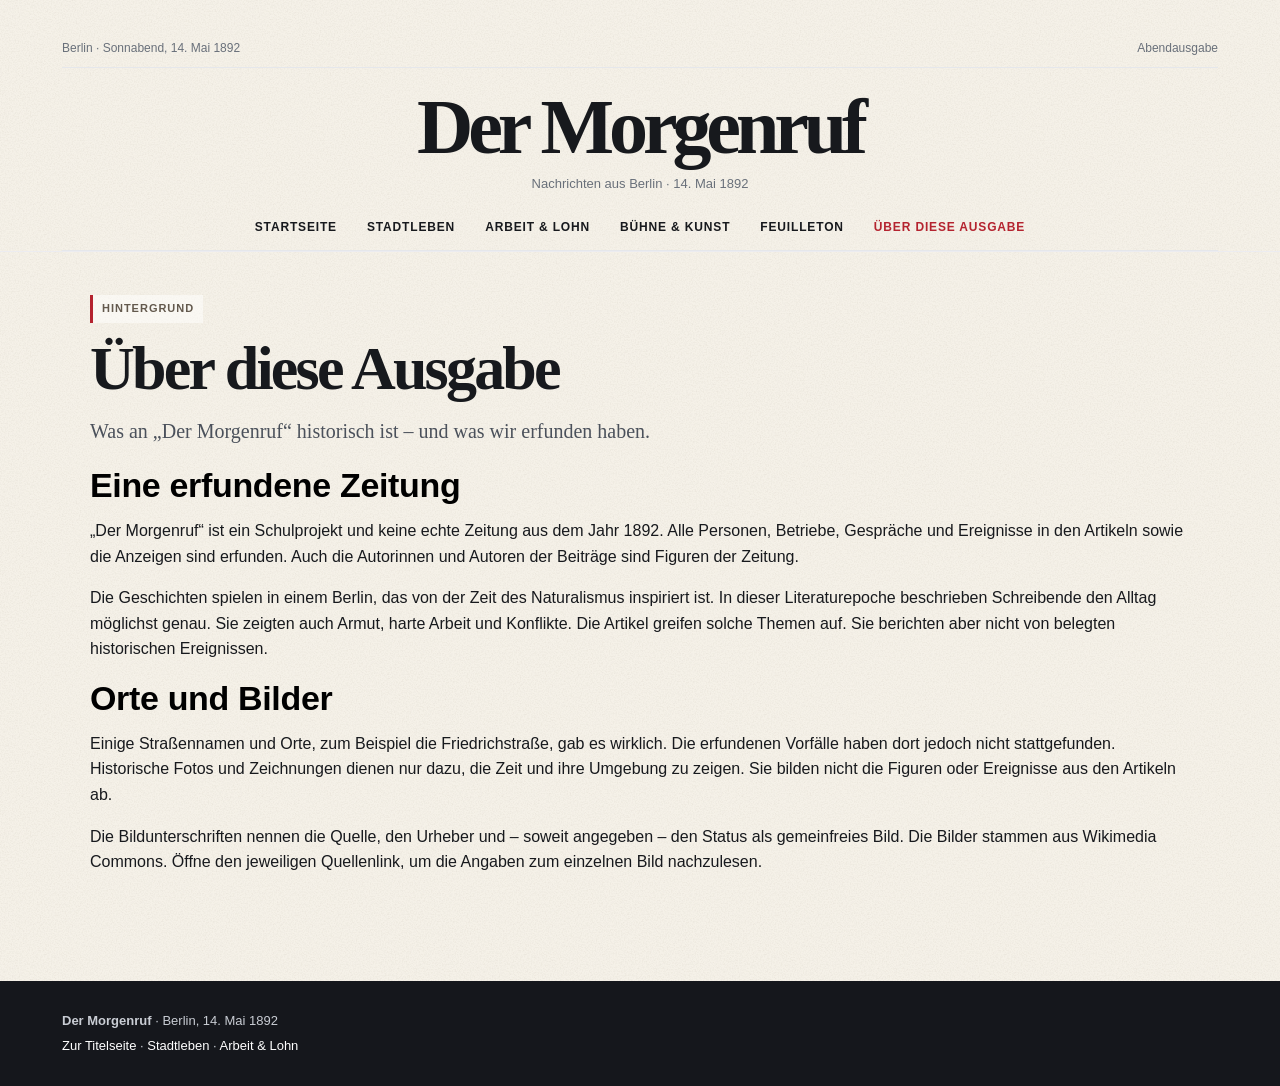
<file: about.html>
<!doctype html>
<html lang="de">
<head>
  <meta charset="utf-8">
  <meta name="viewport" content="width=device-width, initial-scale=1">
  <meta name="description" content="Hintergrund, historische Einordnung und Bildnachweise zu Der Morgenruf.">
  <title>Über diese Ausgabe — Der Morgenruf</title>
  <link rel="stylesheet" href="bootstrap.min.css">
  <link rel="stylesheet" href="font-awesome.min.css">
  <link rel="stylesheet" href="style.css">
  <link rel="stylesheet" href="technews-bs5.css">
  <link rel="stylesheet" href="technews-modern.css">
  <link rel="stylesheet" href="news-layout.css">
</head>
<body>
  <header class="header_section_wrapper">
    <div class="container">
      <div class="news-topline"><span>Berlin · Sonnabend, 14. Mai 1892</span><span>Abendausgabe</span></div>
      <div class="news-masthead">
        <div>
          <a class="news-brand" href="index.html">Der Morgenruf</a>
          <p class="news-tagline">Nachrichten aus Berlin · 14. Mai 1892</p>
        </div>
      </div>
      <nav class="news-nav" aria-label="Hauptnavigation">
        <a href="index.html">Startseite</a>
        <a href="stadtleben.html">Stadtleben</a>
        <a href="soziale-frage.html">Arbeit &amp; Lohn</a>
        <a href="theater-kunst.html">Bühne &amp; Kunst</a>
        <a href="feuilleton.html">Feuilleton</a>
        <a href="about.html" aria-current="page">Über diese Ausgabe</a>
      </nav>
    </div>
  </header>
  <main class="story-layout">
    <div class="container">
      <article class="story-column story-article">
        <p class="story-kicker">Hintergrund</p>
        <h1 class="story-heading">Über diese Ausgabe</h1>
        <p class="story-deck">Was an „Der Morgenruf“ historisch ist – und was wir erfunden haben.</p>

        <h2>Eine erfundene Zeitung</h2>
        <p>„Der Morgenruf“ ist ein Schulprojekt und keine echte Zeitung aus dem Jahr 1892. Alle Personen, Betriebe, Gespräche und Ereignisse in den Artikeln sowie die Anzeigen sind erfunden. Auch die Autorinnen und Autoren der Beiträge sind Figuren der Zeitung.</p>
        <p>Die Geschichten spielen in einem Berlin, das von der Zeit des Naturalismus inspiriert ist. In dieser Literaturepoche beschrieben Schreibende den Alltag möglichst genau. Sie zeigten auch Armut, harte Arbeit und Konflikte. Die Artikel greifen solche Themen auf. Sie berichten aber nicht von belegten historischen Ereignissen.</p>

        <h2>Orte und Bilder</h2>
        <p>Einige Straßennamen und Orte, zum Beispiel die Friedrichstraße, gab es wirklich. Die erfundenen Vorfälle haben dort jedoch nicht stattgefunden. Historische Fotos und Zeichnungen dienen nur dazu, die Zeit und ihre Umgebung zu zeigen. Sie bilden nicht die Figuren oder Ereignisse aus den Artikeln ab.</p>
        <p>Die Bildunterschriften nennen die Quelle, den Urheber und – soweit angegeben – den Status als gemeinfreies Bild. Die Bilder stammen aus Wikimedia Commons. Öffne den jeweiligen Quellenlink, um die Angaben zum einzelnen Bild nachzulesen.</p>
      </article>
    </div>
  </main>
  <footer class="site-footer">
    <div class="container">
      <p><strong>Der Morgenruf</strong> · Berlin, 14. Mai 1892</p>
      <p><a href="index.html">Zur Titelseite</a> · <a href="stadtleben.html">Stadtleben</a> · <a href="soziale-frage.html">Arbeit &amp; Lohn</a></p>
    </div>
  </footer>
</body>
</html>
</file>
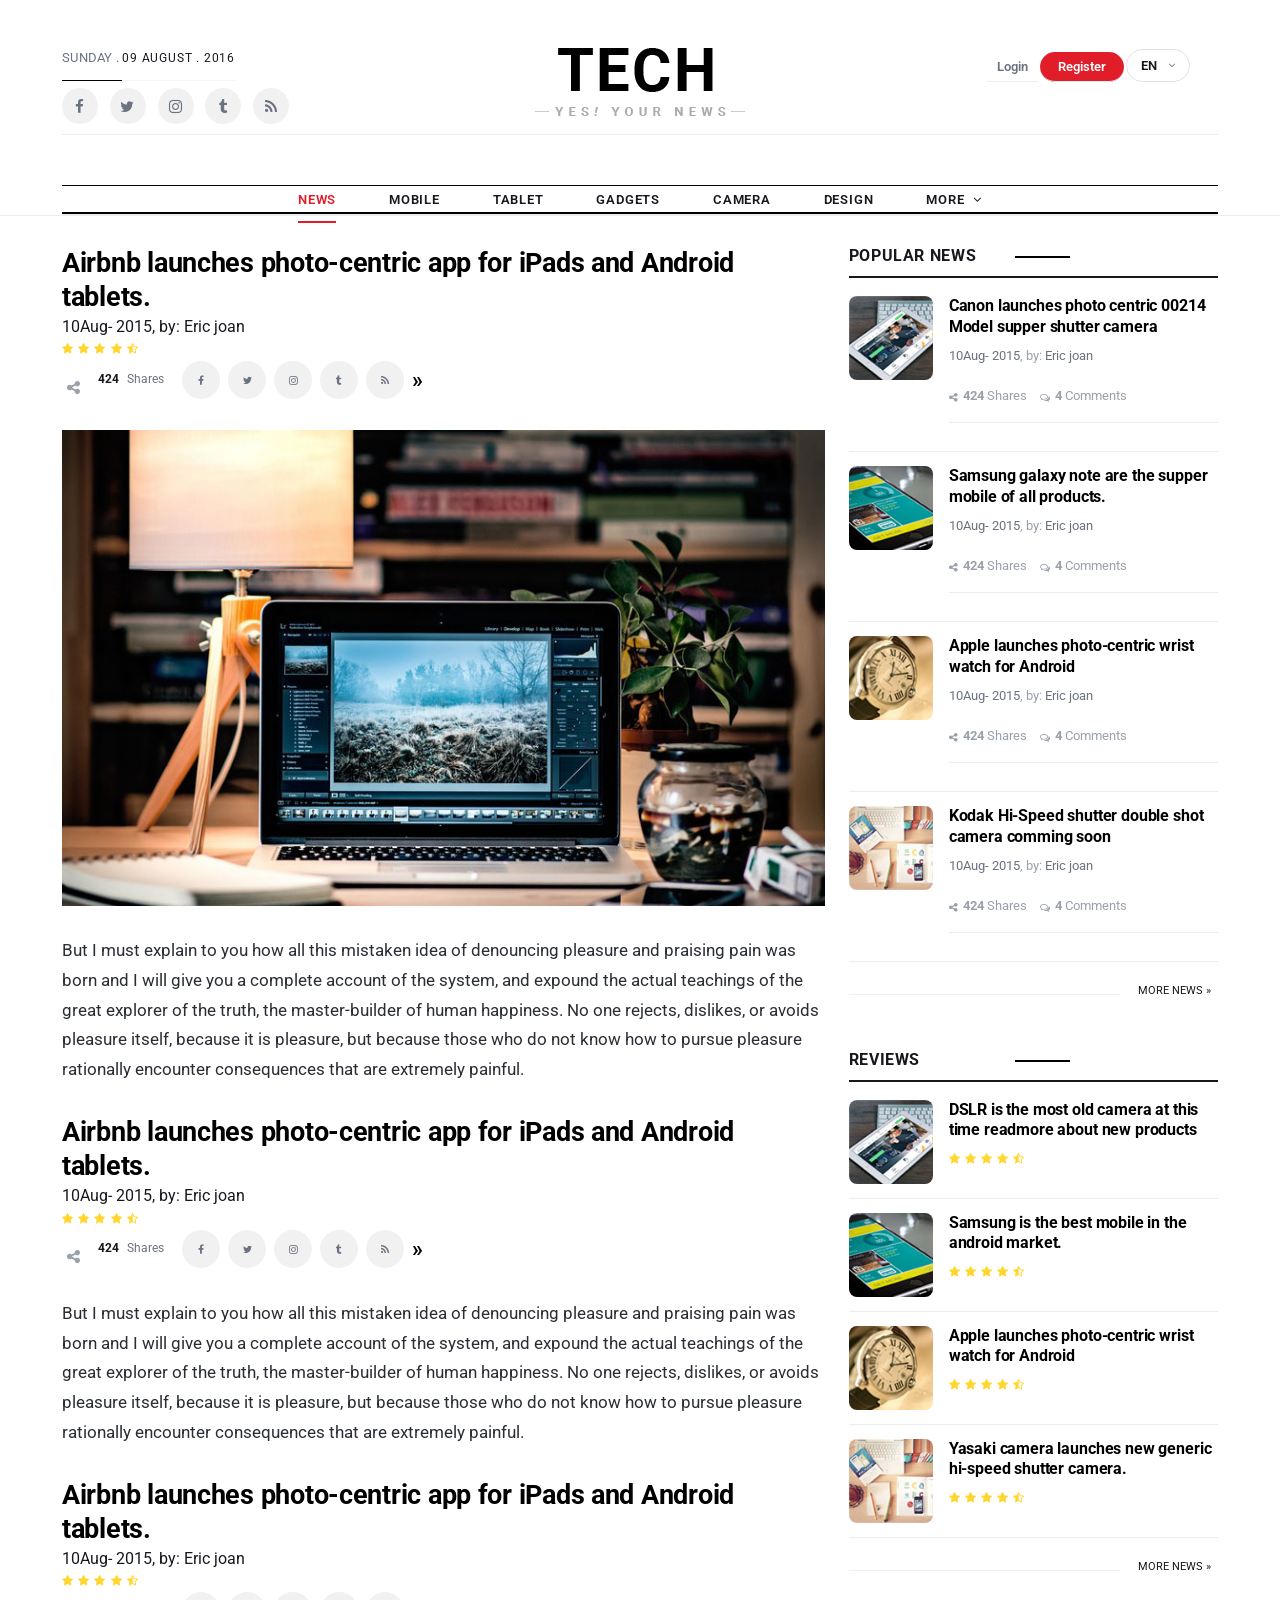
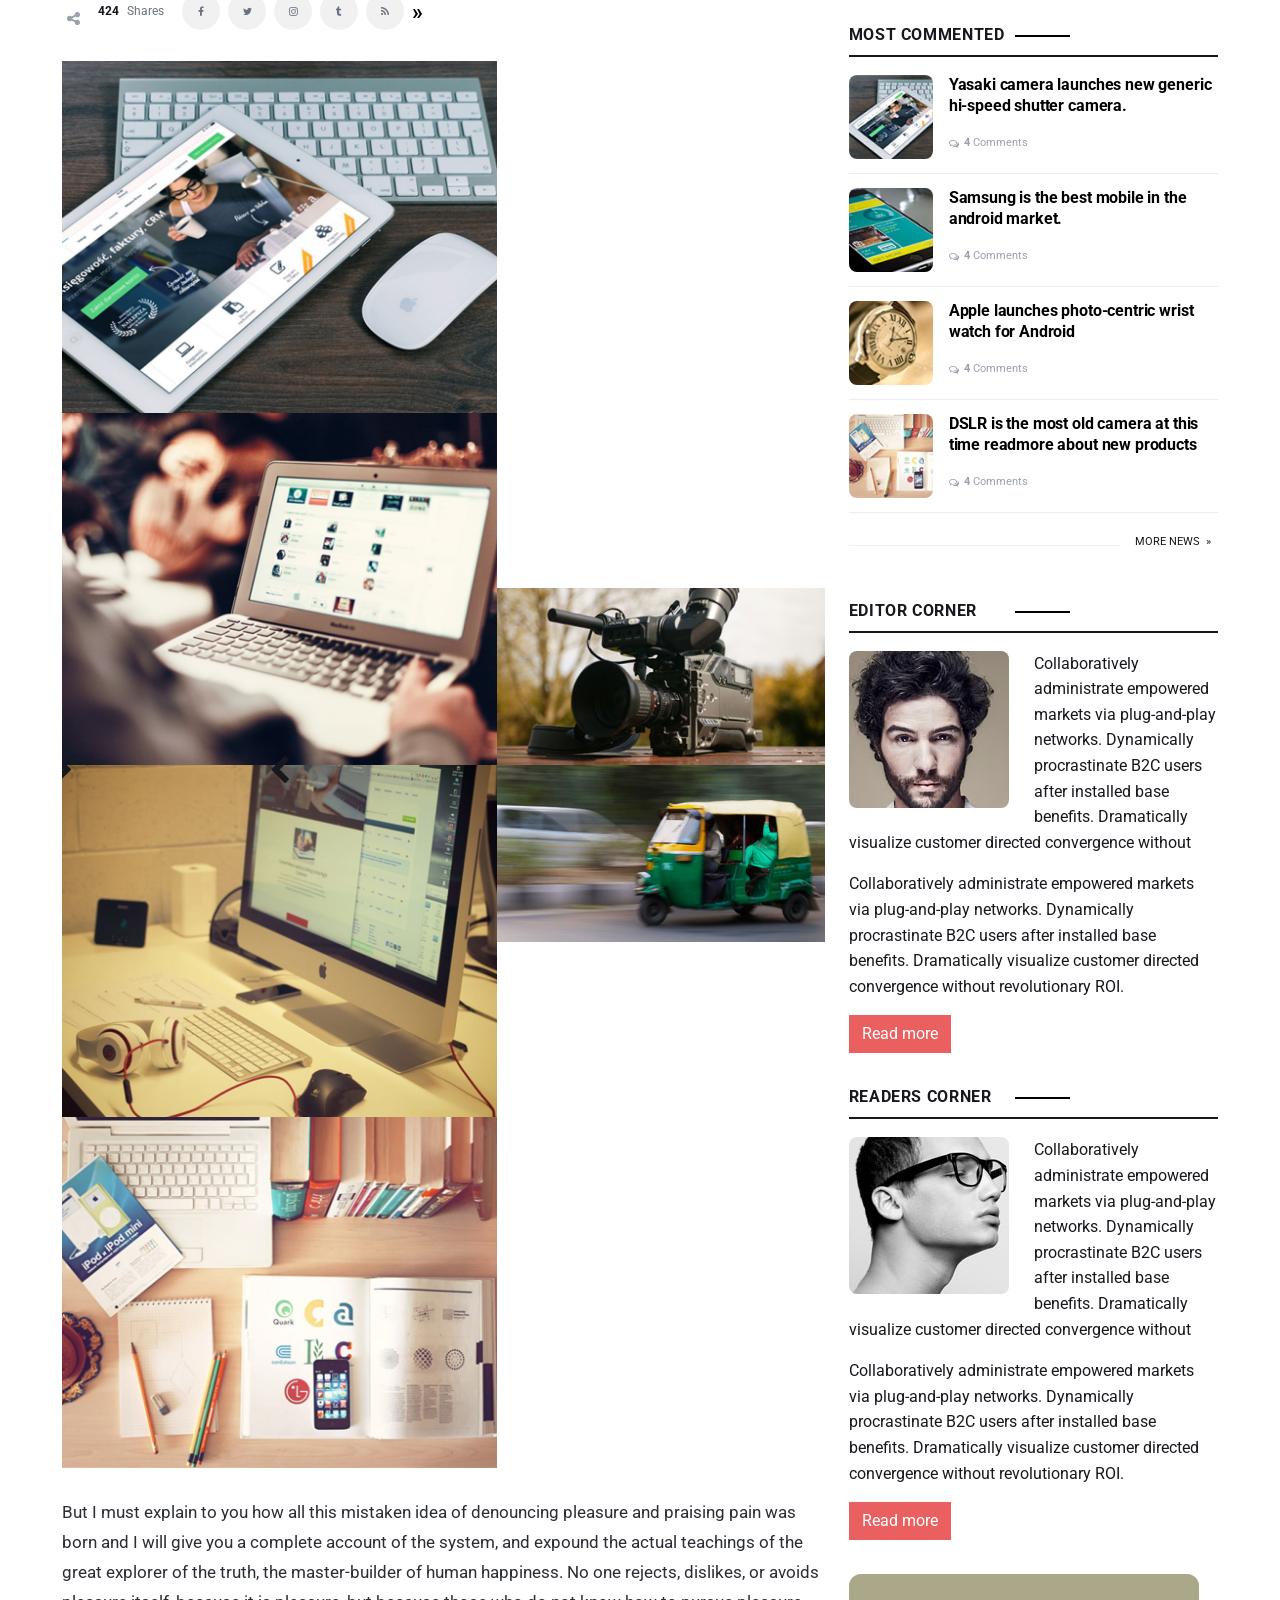
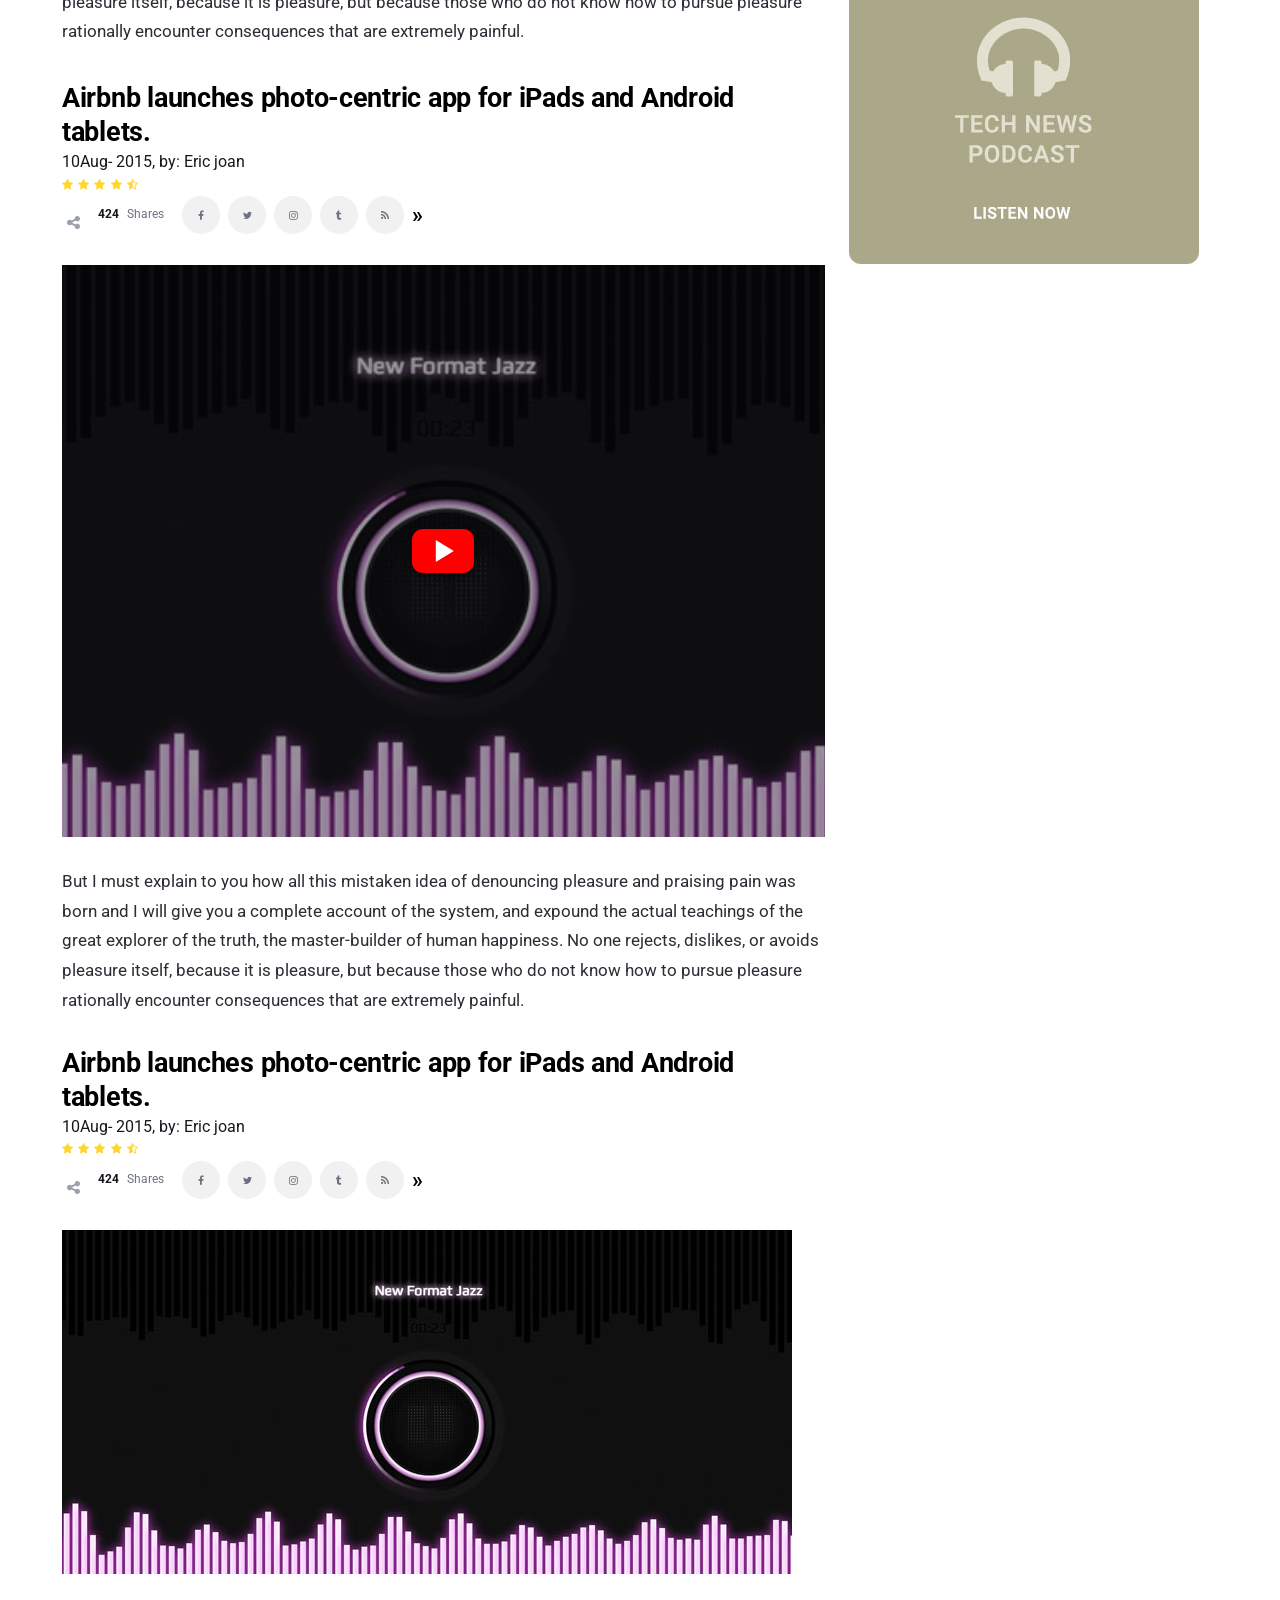
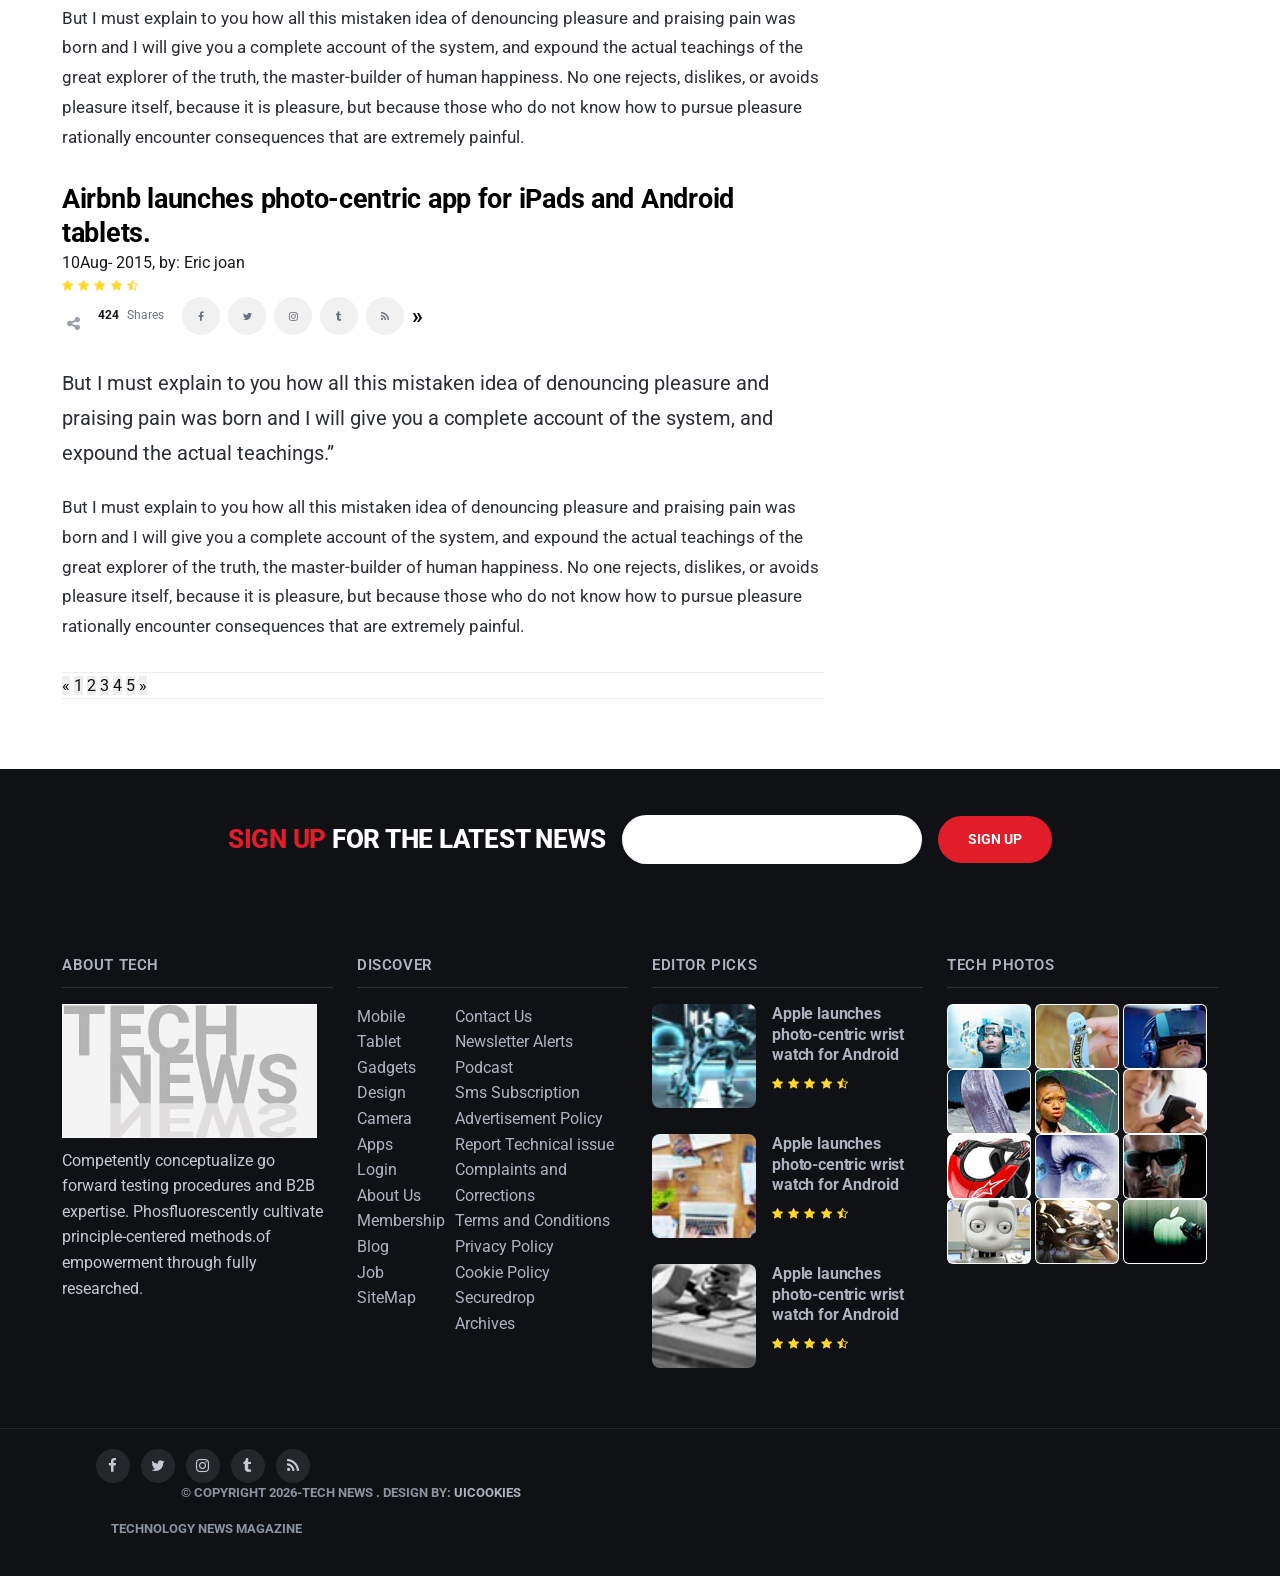
<file: html/blog.html>
<!DOCTYPE html>
<html>
<head>
    <meta charset="utf-8">
    <meta http-equiv="X-UA-Compatible" content="IE=edge">
    <meta name="viewport" content="width=device-width, initial-scale=1">
    <title>TechNews - HTML and CSS Template</title>

    <!-- favicon -->
    <link href="assets/img/favicon.png" rel=icon>

    <!-- web-fonts -->
    <link href='https://fonts.googleapis.com/css?family=Roboto:100,300,400,700,500' rel='stylesheet' type='text/css'>

    <!-- Bootstrap -->
    <link href="assets/css/vendor/bootstrap.min.css" rel="stylesheet">

    <!-- font-awesome -->
    <link href="assets/fonts/font-awesome/font-awesome.min.css" rel="stylesheet">
    <!-- Mobile Menu Style -->

    <!-- Owl carousel -->
    <link href="assets/css/owl.carousel.css" rel="stylesheet">
    <link href="assets/css/owl.theme.default.min.css" rel="stylesheet">
    <!-- Theme Style -->
    <link href="assets/css/style.css" rel="stylesheet">
    <link href="assets/css/technews-bs5.css" rel="stylesheet">
    <link href="assets/css/technews-modern.css" rel="stylesheet">

    <!-- HTML5 shim and Respond.js for IE8 support of HTML5 elements and media queries -->
    <!-- WARNING: Respond.js doesn't work if you view the page via file:// -->
<meta name="robots" content="noindex, nofollow">
  </head>

<body id="page-top" data-bs-spy="scroll" data-bs-target=".navbar">
<div id="main-wrapper">
<!-- Page Preloader -->
<div id="preloader">
    <div id="status">
        <div class="status-mes"></div>
    </div>
</div>
<!-- preloader -->

<div class="uc-mobile-menu-pusher">
<div class="content-wrapper">
<section id="header_section_wrapper" class="header_section_wrapper">
    <div class="container">
        <div class="header-section">
            <div class="row">
                <div class="col-md-4">
                    <div class="left_section">
                                            <span class="date">
                                                Sunday .
                                            </span>
                        <!-- Date -->
                                            <span class="time">
                                                09 August . 2016
                                            </span>
                        <!-- Time -->
                        <div class="social">
                            <a class="icons-sm fb-ic"><i class="fa fa-facebook"></i></a>
                            <!--Twitter-->
                            <a class="icons-sm tw-ic"><i class="fa fa-twitter"></i></a>
                            <!--Google +-->
                            <a class="icons-sm inst-ic"><i class="fa fa-instagram"></i></a>
                            <!--Linkedin-->
                            <a class="icons-sm tmb-ic"><i class="fa fa-tumblr"></i></a>
                            <!--Pinterest-->
                            <a class="icons-sm rss-ic"><i class="fa fa-rss"></i></a>
                        </div>
                        <!-- Top Social Section -->
                    </div>
                    <!-- Left Header Section -->
                </div>
                <div class="col-md-4">
                    <div class="logo">
                        <a href="index.html"><img src="assets/img/logo.png" alt="Tech NewsLogo"></a>
                    </div>
                    <!-- Logo Section -->
                </div>
                <div class="col-md-4">
                    <div class="right_section">
                        <ul class="nav navbar-nav">
                            <li><a href="#">Login</a></li>
                            <li><a href="#">Register</a></li>
                            <li class="dropdown lang">
                                <button class="btn btn-default dropdown-toggle" type="button" id="dropdownMenu1"
                                        data-bs-toggle="dropdown" aria-haspopup="true" aria-expanded="false">En <i
                                        class="fa fa-angle-down"></i></button>
                                <ul class="dropdown-menu" aria-labelledby="dropdownMenu1">
                                    <li><a href="#">Bn</a></li>
                                </ul>
                            </li>
                        </ul>
                        <!-- Language Section -->

                        <ul class="nav-cta d-none d-sm-block">
                            <li class="dropdown"><a href="#" data-bs-toggle="dropdown" class="dropdown-toggle"><i
                                    class="fa fa-search"></i></a>
                                <ul class="dropdown-menu">
                                    <li>
                                        <div class="head-search">
                                            <form role="form">
                                                <!-- Input Group -->
                                                <div class="input-group">
                                                    <input type="text" class="form-control"
                                                           placeholder="Type Something"> <span class="input-group-btn">
                                                                            <button type="submit"
                                                                                    class="btn btn-primary">Search
                                                                            </button>
                                                                        </span></div>
                                            </form>
                                        </div>
                                    </li>
                                </ul>
                            </li>
                        </ul>
                        <!-- Search Section -->
                    </div>
                    <!-- Right Header Section -->
                </div>
            </div>
        </div>
        <!-- Header Section -->

        <div class="navigation-section">
            <nav class="navbar navbar-expand-lg m-menu navbar-default">
                <div class="container">
                    <!-- Brand and toggle get grouped for better mobile display -->
                    <div class="navbar-header">
                        <button type="button" class="navbar-toggler navbar-toggle collapsed" data-bs-toggle="collapse"
                                data-bs-target="#navbar-collapse-1"><span class="visually-hidden">Toggle navigation</span> <span
                                class="icon-bar"></span> <span class="icon-bar"></span> <span class="icon-bar"></span>
                        </button>
                    </div>
                    <!-- Collect the nav links, forms, and other content for toggling -->
                    <div class="collapse navbar-collapse" id="navbar-collapse-1">
                        <ul class="nav navbar-nav main-nav">
                            <li class="active"><a href="index.html">News</a></li>
                            <li><a href="category.html">Mobile</a></li>
                            <li><a href="blog.html">Tablet</a></li>
                            <li><a href="blog.html">Gadgets</a></li>
                            <li><a href="blog.html">Camera</a></li>
                            <li><a href="blog.html">Design</a></li>
                            <li class="dropdown m-menu-fw"><a href="#" data-bs-toggle="dropdown" class="dropdown-toggle">More
                                <span><i class="fa fa-angle-down"></i></span></a>
                                <ul class="dropdown-menu">
                                    <li>
                                        <div class="m-menu-content">
                                            <ul class="col-sm-3">
                                                <li class="dropdown-header">Widget Haeder</li>
                                                <li><a href="#">Awesome Features</a></li>
                                                <li><a href="#">Clean Interface</a></li>
                                                <li><a href="#">Available Possibilities</a></li>
                                                <li><a href="#">Responsive Design</a></li>
                                                <li><a href="#">Pixel Perfect Graphics</a></li>
                                            </ul>
                                            <ul class="col-sm-3">
                                                <li class="dropdown-header">Widget Haeder</li>
                                                <li><a href="#">Awesome Features</a></li>
                                                <li><a href="#">Clean Interface</a></li>
                                                <li><a href="#">Available Possibilities</a></li>
                                                <li><a href="#">Responsive Design</a></li>
                                                <li><a href="#">Pixel Perfect Graphics</a></li>
                                            </ul>
                                            <ul class="col-sm-3">
                                                <li class="dropdown-header">Widget Haeder</li>
                                                <li><a href="#">Awesome Features</a></li>
                                                <li><a href="#">Clean Interface</a></li>
                                                <li><a href="#">Available Possibilities</a></li>
                                                <li><a href="#">Responsive Design</a></li>
                                                <li><a href="#">Pixel Perfect Graphics</a></li>
                                            </ul>
                                            <ul class="col-sm-3">
                                                <li class="dropdown-header">Widget Haeder</li>
                                                <li><a href="#">Awesome Features</a></li>
                                                <li><a href="#">Clean Interface</a></li>
                                                <li><a href="#">Available Possibilities</a></li>
                                                <li><a href="#">Responsive Design</a></li>
                                                <li><a href="#">Pixel Perfect Graphics</a></li>
                                            </ul>
                                        </div>
                                    </li>
                                </ul>
                            </li>
                        </ul>
                    </div>
                    <!-- .navbar-collapse -->
                </div>
                <!-- .container -->
            </nav>
            <!-- .nav -->
        </div>
        <!-- .navigation-section -->
    </div>
    <!-- .container -->
</section>
<!-- header_section_wrapper -->

<section id="entity_section" class="entity_section">
<div class="container">
<div class="row">
<div class="col-md-8">
<div class="entity_wrapper">
    <div class="entity_title">
        <h1><a href="single.html" target="_self">Airbnb launches photo-centric app for iPads and Android tablets.</a>
        </h1>
    </div>
    <!-- entity_title -->

    <div class="entity_meta">
        <a href="#">10Aug- 2015</a>, by: <a href="#">Eric joan</a>
    </div>
    <!-- entity_meta -->

    <div class="rating">
        <i class="fa fa-star"></i>
        <i class="fa fa-star"></i>
        <i class="fa fa-star"></i>
        <i class="fa fa-star"></i>
        <i class="fa fa-star-half-full"></i>
    </div>
    <!-- rating -->

    <div class="entity_social">
        <a href="#" class="icons-sm sh-ic"><i class="fa fa-share-alt"></i><b>424</b>
            <span class="share_ic">Shares</span>
        </a>
        <a href="#" class="icons-sm fb-ic"><i class="fa fa-facebook"></i></a>
        <!--Twitter-->
        <a href="#" class="icons-sm tw-ic"><i class="fa fa-twitter"></i></a>
        <!--Google +-->
        <a href="#" class="icons-sm inst-ic"><i class="fa fa-instagram"></i></a>
        <!--Linkedin-->
        <a href="#" class="icons-sm tmb-ic"><i class="fa fa-tumblr"></i></a>
        <!--Pinterest-->
        <a href="#" class="icons-sm rss-ic"><i class="fa fa-rss"></i></a>
        <span class="arrow">&raquo;</span>
    </div>
    <!-- entity_social -->

    <div class="entity_thumb">
        <img class="img-fluid" src="assets/img/category_img_top.jpg" alt="feature-top">
    </div>
    <!-- entity_thumb -->

    <div class="entity_content">
        <p>But I must explain to you how all this mistaken idea of denouncing pleasure and praising pain was born and I
            will give you a complete account of the system, and expound the actual teachings of the great explorer of
            the truth, the master-builder of human happiness. No one rejects, dislikes, or avoids pleasure itself,
            because it is pleasure, but because those who do not know how to pursue pleasure rationally encounter
            consequences that are extremely painful. </p>
    </div>
    <!-- entity_content -->

</div>
<!-- entity_wrapper -->

<div class="entity_wrapper">
    <div class="entity_title">
        <h1><a href="single.html" target="_self">Airbnb launches photo-centric app for iPads and Android tablets.</a>
        </h1>
    </div>
    <!-- entity_title -->

    <div class="entity_meta">
        <a href="#">10Aug- 2015</a>, by: <a href="#">Eric joan</a>
    </div>
    <!-- entity_meta -->

    <div class="rating">
        <i class="fa fa-star"></i>
        <i class="fa fa-star"></i>
        <i class="fa fa-star"></i>
        <i class="fa fa-star"></i>
        <i class="fa fa-star-half-full"></i>
    </div>
    <!-- rating -->

    <div class="entity_social">
        <a href="#" class="icons-sm sh-ic"><i class="fa fa-share-alt"></i><b>424</b>
            <span class="share_ic">Shares</span>
        </a>
        <a href="#" class="icons-sm fb-ic"><i class="fa fa-facebook"></i></a>
        <!--Twitter-->
        <a href="#" class="icons-sm tw-ic"><i class="fa fa-twitter"></i></a>
        <!--Google +-->
        <a href="#" class="icons-sm inst-ic"><i class="fa fa-instagram"></i></a>
        <!--Linkedin-->
        <a href="#" class="icons-sm tmb-ic"><i class="fa fa-tumblr"></i></a>
        <!--Pinterest-->
        <a href="#" class="icons-sm rss-ic"><i class="fa fa-rss"></i></a>
        <span class="arrow">&raquo;</span>
    </div>
    <!-- entity_social -->

    <div class="entity_content">
        <p>But I must explain to you how all this mistaken idea of denouncing pleasure and praising pain was born and I
            will give you a complete account of the system, and expound the actual teachings of the great explorer of
            the truth, the master-builder of human happiness. No one rejects, dislikes, or avoids pleasure itself,
            because it is pleasure, but because those who do not know how to pursue pleasure rationally encounter
            consequences that are extremely painful. </p>
    </div>
    <!-- entity_content -->

</div>
<!-- entity_wrapper -->

<div class="category_article_wrapper">
    <div class="entity_title">
        <h1><a href="single.html" target="_self">Airbnb launches photo-centric app for iPads and Android tablets.</a>
        </h1>
    </div>
    <!-- entity_title -->

    <div class="entity_meta">
        <a href="#">10Aug- 2015</a>, by: <a href="#">Eric joan</a>
    </div>
    <!-- entity_meta -->

    <div class="rating">
        <i class="fa fa-star"></i>
        <i class="fa fa-star"></i>
        <i class="fa fa-star"></i>
        <i class="fa fa-star"></i>
        <i class="fa fa-star-half-full"></i>
    </div>
    <!-- rating -->

    <div class="entity_social">
        <a href="#" class="icons-sm sh-ic"><i class="fa fa-share-alt"></i><b>424</b>
            <span class="share_ic">Shares</span>
        </a>
        <a href="#" class="icons-sm fb-ic"><i class="fa fa-facebook"></i></a>
        <!--Twitter-->
        <a href="#" class="icons-sm tw-ic"><i class="fa fa-twitter"></i></a>
        <!--Google +-->
        <a href="#" class="icons-sm inst-ic"><i class="fa fa-instagram"></i></a>
        <!--Linkedin-->
        <a href="#" class="icons-sm tmb-ic"><i class="fa fa-tumblr"></i></a>
        <!--Pinterest-->
        <a href="#" class="icons-sm rss-ic"><i class="fa fa-rss"></i></a>
        <span class="arrow">&raquo;</span>
    </div>
    <!-- entity_social -->

    <div class="row">
        <div class="col-md-7">
            <div id="featured-news-carousal" class="carousel slide" data-ride="carousel">
                <!-- Wrapper for slides -->
                <div class="carousel-inner" role="listbox">
                    <div class="item active">
                        <img class="img-fluid" src="assets/img/category_img9.jpg" alt="Chania">
                    </div>
                    <!--feature_news_item-->
                    <div class="item">
                        <img class="img-fluid" src="assets/img/category_img13.jpg" alt="Chania">
                    </div>
                    <!--feature_news_item-->
                    <div class="item">
                        <img class="img-fluid" src="assets/img/category_img14.jpg" alt="Chania">
                    </div>
                    <!--feature_news_item-->
                    <div class="item">
                        <img class="img-fluid" src="assets/img/category_img15.jpg" alt="Chania">
                    </div>
                    <!--feature_news_item-->

                    <!-- Left and right controls -->
                    <div class="control-wrapper">
                        <a class="left carousel-control" href="#featured-news-carousal" role="button" data-slide="prev">
                            <i class="fa fa-chevron-left" aria-hidden="true"></i> </a>
                        <a class="right carousel-control" href="#featured-news-carousal" role="button"
                           data-slide="next"> <i class="fa fa-chevron-right" aria-hidden="true"></i> </a>
                    </div>

                </div>
                <!--carousel-inner-->

            </div>
            <!--carousel-->

        </div>
        <!-- col-md-7 -->

        <div class="col-md-5">
            <div class="right_category_image">
                <img class="img-fluid" src="assets/img/category_img10.jpg" alt="feature-top">
            </div>
            <!--carousel-->

            <div class="right_category_image">
                <img class="img-fluid" src="assets/img/category_img11.jpg" alt="feature-top">
            </div>
            <!--carousel-->

        </div>
        <!-- col-md-5 -->

    </div>
    <!-- row -->

    <div class="entity_content">
        <p>But I must explain to you how all this mistaken idea of denouncing pleasure and praising pain was born and I
            will give you a complete account of the system, and expound the actual teachings of the great explorer of
            the truth, the master-builder of human happiness. No one rejects, dislikes, or avoids pleasure itself,
            because it is pleasure, but because those who do not know how to pursue pleasure rationally encounter
            consequences that are extremely painful. </p>
    </div>
    <!--entity_content-->

</div>
<!-- entity_wrapper -->

<div class="entity_wrapper">
    <div class="entity_title">
        <h1><a href="single.html" target="_self">Airbnb launches photo-centric app for iPads and Android tablets.</a>
        </h1>
    </div>
    <!-- entity_title -->

    <div class="entity_meta">
        <a href="#">10Aug- 2015</a>, by: <a href="#">Eric joan</a>
    </div>
    <!-- entity_meta -->

    <div class="rating">
        <i class="fa fa-star"></i>
        <i class="fa fa-star"></i>
        <i class="fa fa-star"></i>
        <i class="fa fa-star"></i>
        <i class="fa fa-star-half-full"></i>
    </div>
    <!-- rating -->

    <div class="entity_social">
        <a href="#" class="icons-sm sh-ic"><i class="fa fa-share-alt"></i><b>424</b>
            <span class="share_ic">Shares</span>
        </a>
        <a href="#" class="icons-sm fb-ic"><i class="fa fa-facebook"></i></a>
        <!--Twitter-->
        <a href="#" class="icons-sm tw-ic"><i class="fa fa-twitter"></i></a>
        <!--Google +-->
        <a href="#" class="icons-sm inst-ic"><i class="fa fa-instagram"></i></a>
        <!--Linkedin-->
        <a href="#" class="icons-sm tmb-ic"><i class="fa fa-tumblr"></i></a>
        <!--Pinterest-->
        <a href="#" class="icons-sm rss-ic"><i class="fa fa-rss"></i></a>
        <span class="arrow">&raquo;</span>
    </div>
    <!-- entity_social -->

    <div class="ratio ratio-4x3">
        <button type="button" class="yt-facade" data-yt="h5Jni-vy_5M" style="background-image:url('assets/img/category_img12.jpg')" aria-label="Play video"><span class="yt-play" aria-hidden="true"></span></button>
    </div>
    <!-- entity_social -->

    <div class="entity_content">
        <p>But I must explain to you how all this mistaken idea of denouncing pleasure and praising pain was born and I
            will give you a complete account of the system, and expound the actual teachings of the great explorer of
            the truth, the master-builder of human happiness. No one rejects, dislikes, or avoids pleasure itself,
            because it is pleasure, but because those who do not know how to pursue pleasure rationally encounter
            consequences that are extremely painful. </p>
    </div>
    <!--entity_content-->

</div>
<!-- entity_wrapper -->

<div class="entity_wrapper">
    <div class="entity_title">
        <h1><a href="single.html" target="_self">Airbnb launches photo-centric app for iPads and Android tablets.</a>
        </h1>
    </div>
    <!-- entity_title -->

    <div class="entity_meta">
        <a href="#">10Aug- 2015</a>, by: <a href="#">Eric joan</a>
    </div>
    <!-- entity_meta -->

    <div class="rating">
        <i class="fa fa-star"></i>
        <i class="fa fa-star"></i>
        <i class="fa fa-star"></i>
        <i class="fa fa-star"></i>
        <i class="fa fa-star-half-full"></i>
    </div>
    <!-- rating -->

    <div class="entity_social">
        <a href="#" class="icons-sm sh-ic"><i class="fa fa-share-alt"></i><b>424</b>
            <span class="share_ic">Shares</span>
        </a>
        <a href="#" class="icons-sm fb-ic"><i class="fa fa-facebook"></i></a>
        <!--Twitter-->
        <a href="#" class="icons-sm tw-ic"><i class="fa fa-twitter"></i></a>
        <!--Google +-->
        <a href="#" class="icons-sm inst-ic"><i class="fa fa-instagram"></i></a>
        <!--Linkedin-->
        <a href="#" class="icons-sm tmb-ic"><i class="fa fa-tumblr"></i></a>
        <!--Pinterest-->
        <a href="#" class="icons-sm rss-ic"><i class="fa fa-rss"></i></a>
        <span class="arrow">&raquo;</span>
    </div>
    <!-- entity_social -->

    <div class="entity_thumb">
        <img class="img-fluid" src="assets/img/category_img12.jpg" alt="feature-top">
    </div>
    <!-- entity_thumb -->

    <div class="entity_content">
        <p>But I must explain to you how all this mistaken idea of denouncing pleasure and praising pain was born and I
            will give you a complete account of the system, and expound the actual teachings of the great explorer of
            the truth, the master-builder of human happiness. No one rejects, dislikes, or avoids pleasure itself,
            because it is pleasure, but because those who do not know how to pursue pleasure rationally encounter
            consequences that are extremely painful. </p>
    </div>
    <!-- entity_content -->

</div>
<!-- entity_wrapper -->

<div class="entity_wrapper">
    <div class="entity_title">
        <h1><a href="single.html" target="_self">Airbnb launches photo-centric app for iPads and Android tablets.</a>
        </h1>
    </div>
    <!-- entity_title -->

    <div class="entity_meta">
        <a href="#">10Aug- 2015</a>, by: <a href="#">Eric joan</a>
    </div>
    <!-- entity_meta -->

    <div class="rating">
        <i class="fa fa-star"></i>
        <i class="fa fa-star"></i>
        <i class="fa fa-star"></i>
        <i class="fa fa-star"></i>
        <i class="fa fa-star-half-full"></i>
    </div>
    <!-- rating -->

    <div class="entity_social">
        <a href="#" class="icons-sm sh-ic"><i class="fa fa-share-alt"></i><b>424</b>
            <span class="share_ic">Shares</span>
        </a>
        <a href="#" class="icons-sm fb-ic"><i class="fa fa-facebook"></i></a>
        <!--Twitter-->
        <a href="#" class="icons-sm tw-ic"><i class="fa fa-twitter"></i></a>
        <!--Google +-->
        <a href="#" class="icons-sm inst-ic"><i class="fa fa-instagram"></i></a>
        <!--Linkedin-->
        <a href="#" class="icons-sm tmb-ic"><i class="fa fa-tumblr"></i></a>
        <!--Pinterest-->
        <a href="#" class="icons-sm rss-ic"><i class="fa fa-rss"></i></a>
        <span class="arrow">&raquo;</span>
    </div>
    <!-- entity_social -->

    <div class="entity_content">
        <p class="blockquote">
            But I must explain to you how all this mistaken idea of denouncing pleasure and praising pain was born and I
            will give you a complete account of the system, and expound the actual teachings.”
        </p>

        <p>
            But I must explain to you how all this mistaken idea of denouncing pleasure and praising pain was born and I
            will give you a complete account of the system, and expound the actual teachings of the great explorer of
            the truth, the master-builder of human happiness. No one rejects, dislikes, or avoids pleasure itself,
            because it is pleasure, but because those who do not know how to pursue pleasure rationally encounter
            consequences that are extremely painful.
        </p>
    </div>
    <!-- entity_content -->

</div>
<!-- entity_wrapper -->

<nav aria-label="Page navigation" class="pagination_section">
    <ul class="pagination">
        <li>
            <a href="#" aria-label="Previous"> <span aria-hidden="true">&laquo;</span> </a>
        </li>
        <li><a href="#">1</a></li>
        <li><a href="#">2</a></li>
        <li><a href="#">3</a></li>
        <li><a href="#">4</a></li>
        <li><a href="#">5</a></li>
        <li>
            <a href="#" aria-label="Next" class="active"> <span aria-hidden="true">&raquo;</span> </a>
        </li>
    </ul>
</nav>
<!-- navigation -->
</div>
<!-- col-md-8 -->

<div class="col-md-4">
<div class="widget">
    <div class="widget_title widget_black">
        <h2><a href="#">Popular News</a></h2>
    </div>
    <div class="media">
        <div class="media-left">
            <a href="#"><img class="media-object" src="assets/img/pop_right1.jpg" alt="Generic placeholder image"></a>
        </div>
        <div class="media-body">
            <h3 class="media-heading">
                <a href="single.html" target="_self">Canon launches photo centric 00214 Model supper shutter camera</a>
            </h3> <span class="media-date"><a href="#">10Aug- 2015</a>,  by: <a href="#">Eric joan</a></span>

            <div class="widget_article_social">
                <span>
                    <a href="single.html" target="_self"> <i class="fa fa-share-alt"></i>424</a> Shares
                </span> 
                <span>
                    <a href="single.html" target="_self"><i class="fa fa-comments-o"></i>4</a> Comments
                </span>
            </div>
        </div>
    </div>
    <div class="media">
        <div class="media-left">
            <a href="#"><img class="media-object" src="assets/img/pop_right2.jpg" alt="Generic placeholder image"></a>
        </div>
        <div class="media-body">
            <h3 class="media-heading">
                <a href="single.html" target="_self">Samsung galaxy note are the supper mobile of all products.</a>
            </h3>
            <span class="media-date"><a href="#">10Aug- 2015</a>,  by: <a href="#">Eric joan</a></span>

            <div class="widget_article_social">
                <span>
                    <a href="single.html" target="_self"> <i class="fa fa-share-alt"></i>424</a> Shares
                </span> 
                <span>
                    <a href="single.html" target="_self"><i class="fa fa-comments-o"></i>4</a> Comments
                </span>
            </div>
        </div>
    </div>
    <div class="media">
        <div class="media-left">
            <a href="#"><img class="media-object" src="assets/img/pop_right3.jpg" alt="Generic placeholder image"></a>
        </div>
        <div class="media-body">
            <h3 class="media-heading">
                <a href="single.html" target="_self">Apple launches photo-centric wrist watch for Android</a>
            </h3>
            <span class="media-date"><a href="#">10Aug- 2015</a>,  by: <a href="#">Eric joan</a></span>

            <div class="widget_article_social">
                <span>
                    <a href="single.html" target="_self"> <i class="fa fa-share-alt"></i>424</a> Shares
                </span> 
                <span>
                    <a href="single.html" target="_self"><i class="fa fa-comments-o"></i>4</a> Comments
                </span>
            </div>
        </div>
    </div>
    <div class="media">
        <div class="media-left">
            <a href="#"><img class="media-object" src="assets/img/pop_right4.jpg" alt="Generic placeholder image"></a>
        </div>
        <div class="media-body">
            <h3 class="media-heading">
                <a href="single.html" target="_self">Kodak Hi-Speed shutter double shot camera comming soon</a>
            </h3>
            <span class="media-date"><a href="#">10Aug- 2015</a>,  by: <a href="#">Eric joan</a></span>

            <div class="widget_article_social">
                <span>
                    <a href="single.html" target="_self"><i class="fa fa-share-alt"></i>424</a> Shares
                </span> 
                <span>
                    <a href="single.html" target="_self"><i class="fa fa-comments-o"></i>4</a> Comments
                </span>
            </div>
        </div>
    </div>
    <p class="widget_divider"><a href="#" target="_self">More News&nbsp;&raquo;</a></p>
</div>
<!-- Popular News -->

<div class="widget d-none d-sm-block m30">
    <img class="img-fluid adv_img" src="assets/img/right_add1.jpg" alt="add_one">
    <img class="img-fluid adv_img" src="assets/img/right_add2.jpg" alt="add_one">
    <img class="img-fluid adv_img" src="assets/img/right_add3.jpg" alt="add_one">
    <img class="img-fluid adv_img" src="assets/img/right_add4.jpg" alt="add_one">
</div>
<!-- Advertisement -->

<div class="widget d-none d-sm-block m30">
    <img class="img-fluid widget_img" src="assets/img/right_add5.jpg" alt="add_one">
</div>
<!-- Advertisement -->

<div class="widget reviews m30">
    <div class="widget_title widget_black">
        <h2><a href="#">Reviews</a></h2>
    </div>
    <div class="media">
        <div class="media-left">
            <a href="#"><img class="media-object" src="assets/img/pop_right1.jpg" alt="Generic placeholder image"></a>
        </div>
        <div class="media-body">
            <h3 class="media-heading">
                <a href="single.html" target="_self">DSLR is the most old camera at this time readmore about new
                    products</a>
            </h3> 
            <span class="rating">
                <i class="fa fa-star"></i>
                <i class="fa fa-star"></i>
                <i class="fa fa-star"></i>
                <i class="fa fa-star"></i>
                <i class="fa fa-star-half-full"></i>
            </span>
        </div>
    </div>
    <div class="media">
        <div class="media-left">
            <a href="#"><img class="media-object" src="assets/img/pop_right2.jpg" alt="Generic placeholder image"></a>
        </div>
        <div class="media-body"><h3 class="media-heading"><a href="single.html" target="_self">Samsung is the best
            mobile in the android market.</a></h3> <span class="rating">
                <i class="fa fa-star"></i>
                <i class="fa fa-star"></i>
                <i class="fa fa-star"></i>
                <i class="fa fa-star"></i>
                <i class="fa fa-star-half-full"></i>
            </span></div>
    </div>
    <div class="media">
        <div class="media-left">
            <a href="#"><img class="media-object" src="assets/img/pop_right3.jpg" alt="Generic placeholder image"></a>
        </div>
        <div class="media-body">
            <h3 class="media-heading">
                <a href="single.html" target="_self">Apple launches photo-centric wrist watch for Android</a>
            </h3> 
            <span class="rating">
                <i class="fa fa-star"></i>
                <i class="fa fa-star"></i>
                <i class="fa fa-star"></i>
                <i class="fa fa-star"></i>
                <i class="fa fa-star-half-full"></i>
            </span></div>
    </div>
    <div class="media">
        <div class="media-left">
            <a href="#"><img class="media-object" src="assets/img/pop_right4.jpg" alt="Generic placeholder image"></a>
        </div>
        <div class="media-body">
            <h3 class="media-heading">
                <a href="single.html" target="_self">Yasaki camera launches new generic hi-speed shutter camera.</a>
            </h3> 
            <span class="rating">
                <i class="fa fa-star"></i>
                <i class="fa fa-star"></i>
                <i class="fa fa-star"></i>
                <i class="fa fa-star"></i>
                <i class="fa fa-star-half-full"></i>
            </span></div>
    </div>
    <p class="widget_divider"><a href="#" target="_self">More News&nbsp;&raquo;</a></p>
</div>
<!-- Reviews News -->

<div class="widget d-none d-sm-block m30">
    <img class="img-fluid widget_img" src="assets/img/right_add6.jpg" alt="add_one">
</div>
<!-- Advertisement -->

<div class="widget m30">
    <div class="widget_title widget_black">
        <h2><a href="#">Most Commented</a></h2>
    </div>
    <div class="media">
        <div class="media-left">
            <a href="#"><img class="media-object" src="assets/img/pop_right1.jpg" alt="Generic placeholder image"></a>
        </div>
        <div class="media-body">
            <h3 class="media-heading">
                <a href="single.html" target="_self">Yasaki camera launches new generic hi-speed shutter camera.</a>
            </h3>

            <div class="media_social">
                <span><i class="fa fa-comments-o"></i><a href="#">4</a> Comments</span>
            </div>
        </div>
    </div>
    <div class="media">
        <div class="media-left">
            <a href="#"><img class="media-object" src="assets/img/pop_right2.jpg" alt="Generic placeholder image"></a>
        </div>
        <div class="media-body">
            <h3 class="media-heading">
                <a href="single.html" target="_self">Samsung is the best mobile in the android market.</a>
            </h3>

            <div class="media_social">
                <span><i class="fa fa-comments-o"></i><a href="#">4</a> Comments</span>
            </div>
        </div>
    </div>
    <div class="media">
        <div class="media-left">
            <a href="#"><img class="media-object" src="assets/img/pop_right3.jpg" alt="Generic placeholder image"></a>
        </div>
        <div class="media-body">
            <h3 class="media-heading">
                <a href="single.html" target="_self">Apple launches photo-centric wrist watch for Android</a>
            </h3>

            <div class="media_social">
                <span><i class="fa fa-comments-o"></i><a href="#">4</a> Comments</span>
            </div>
        </div>
    </div>
    <div class="media">
        <div class="media-left">
            <a href="#"><img class="media-object" src="assets/img/pop_right4.jpg" alt="Generic placeholder image"></a>
        </div>
        <div class="media-body">
            <h3 class="media-heading">
                <a href="single.html" target="_self">DSLR is the most old camera at this time readmore about new
                    products</a>
            </h3>

            <div class="media_social">
                <span><i class="fa fa-comments-o"></i><a href="#">4</a> Comments</span>
            </div>
        </div>
    </div>
    <p class="widget_divider"><a href="#" target="_self">More News&nbsp;&nbsp;&raquo; </a></p>
</div>
<!-- Most Commented News -->

<div class="widget m30">
    <div class="widget_title widget_black">
        <h2><a href="#">Editor Corner</a></h2>
    </div>
    <div class="widget_body"><img class="img-fluid left" src="assets/img/editor.jpg"
                                  alt="Generic placeholder image">

        <p>Collaboratively administrate empowered markets via plug-and-play networks. Dynamically procrastinate B2C
            users after installed base benefits. Dramatically visualize customer directed convergence without</p>

        <p>Collaboratively administrate empowered markets via plug-and-play networks. Dynamically procrastinate B2C
            users after installed base benefits. Dramatically visualize customer directed convergence without
            revolutionary ROI.</p>
        <button class="btn pink">Read more</button>
    </div>
</div>
<!-- Editor News -->

<div class="widget d-none d-sm-block m30">
    <img class="img-fluid add_img" src="assets/img/right_add7.jpg" alt="add_one">
    <img class="img-fluid add_img" src="assets/img/right_add7.jpg" alt="add_one">
    <img class="img-fluid add_img" src="assets/img/right_add7.jpg" alt="add_one">
    <img class="img-fluid add_img" src="assets/img/right_add7.jpg" alt="add_one">
</div>
<!--Advertisement -->

<div class="widget m30">
    <div class="widget_title widget_black">
        <h2><a href="#">Readers Corner</a></h2>
    </div>
    <div class="widget_body"><img class="img-fluid left" src="assets/img/reader.jpg"
                                  alt="Generic placeholder image">

        <p>Collaboratively administrate empowered markets via plug-and-play networks. Dynamically procrastinate B2C
            users after installed base benefits. Dramatically visualize customer directed convergence without</p>

        <p>Collaboratively administrate empowered markets via plug-and-play networks. Dynamically procrastinate B2C
            users after installed base benefits. Dramatically visualize customer directed convergence without
            revolutionary ROI.</p>
        <button class="btn pink">Read more</button>
    </div>
</div>
<!--  Readers Corner News -->

<div class="widget d-none d-sm-block m30">
    <img class="img-fluid widget_img" src="assets/img/podcast.jpg" alt="add_one">
</div>
<!--Advertisement-->
</div>
<!-- col-md-4 -->

</div>
<!-- row -->

</div>
<!-- container -->

</section>
<!-- entity_section -->

<section id="subscribe_section" class="subscribe_section">
    <div class="row">
        <form action="#" method="post" class="form-horizontal">
            <div class="form-group form-group-lg">
                <label class="col-sm-6 control-label" for="formGroupInputLarge">
                    <h1><span class="red-color">Sign up</span> for the latest news</h1>
                </label>

                <div class="col-sm-3">
                    <input type="text" id="subscribe" name="subscribe" class="form-control input-lg">
                </div>
                <div class="col-sm-1">
                    <input type="submit" value="Sign Up" class="btn btn-large pink">
                </div>
                <div class="col-sm-2"></div>
            </div>
        </form>
    </div>
</section>
<!-- Subscriber Section -->

<section id="footer_section" class="footer_section">
    <div class="container">
        <hr class="footer-top">
        <div class="row">
            <div class="col-md-3">
                <div class="footer_widget_title"><h3><a href="category.html" target="_self">About Tech</a></h3></div>
                <div class="logo footer-logo">
                    <a title="fontanero" href="index.html">
                        <img src="assets/img/tech_about.jpg" alt="technews">
                    </a>

                    <p>Competently conceptualize go forward testing procedures and B2B expertise. Phosfluorescently
                        cultivate principle-centered methods.of empowerment through fully researched.</p>
                </div>
            </div>
            <div class="col-md-3">
                <div class="footer_widget_title">
                    <h3><a href="category.html" target="_self">Discover</a></h3>
                </div>
                <div class="row">
                    <div class="col-4">
                        <ul class="list-unstyled left">
                            <li><a href="#">Mobile</a></li>
                            <li><a href="#">Tablet</a></li>
                            <li><a href="#">Gadgets</a></li>
                            <li><a href="#">Design</a></li>
                            <li><a href="#">Camera</a></li>
                            <li><a href="#">Apps</a></li>
                            <li><a href="#">Login</a></li>
                            <li><a href="#">About Us</a></li>
                            <li><a href="#">Membership</a></li>
                            <li><a href="#">Blog</a></li>
                            <li><a href="#">Job</a></li>
                            <li><a href="#">SiteMap</a></li>
                        </ul>
                    </div>
                    <div class="col-8">
                        <ul class="list-unstyled">
                            <li><a href="#">Contact Us</a></li>
                            <li><a href="#">Newsletter Alerts</a></li>
                            <li><a href="#">Podcast</a></li>
                            <li><a href="#">Sms Subscription</a></li>
                            <li><a href="#">Advertisement Policy</a></li>
                            <li><a href="#">Report Technical issue</a></li>
                            <li><a href="#">Complaints and Corrections</a></li>
                            <li><a href="#">Terms and Conditions</a></li>
                            <li><a href="#">Privacy Policy</a></li>
                            <li><a href="#">Cookie Policy</a></li>
                            <li><a href="#">Securedrop</a></li>
                            <li><a href="#">Archives</a></li>
                        </ul>
                    </div>
                </div>
            </div>
            <div class="col-md-3">
                <div class="footer_widget_title">
                    <h3><a href="#" target="_self">Editor Picks</a></h3>
                </div>
                <div class="media">
                    <div class="media-left">
                        <a href="#"><img class="media-object" src="assets/img/editor_pic1.jpg"
                                         alt="Generic placeholder image"></a>
                    </div>
                    <div class="media-body">
                        <h3 class="media-heading">
                            <a href="single.html">Apple launches photo-centric wrist watch for Android</a>
                        </h3> 
                        <span class="rating">
                            <i class="fa fa-star"></i> 
                            <i class="fa fa-star"></i> 
                            <i class="fa fa-star"></i> 
                            <i class="fa fa-star"></i> 
                            <i class="fa fa-star-half-full"></i> 
                        </span>
                    </div>
                </div>
                <div class="media">
                    <div class="media-left">
                        <a href="#"><img class="media-object" src="assets/img/editor_pic2.jpg"
                                         alt="Generic placeholder image"></a>
                    </div>
                    <div class="media-body">
                        <h3 class="media-heading">
                            <a href="single.html">Apple launches photo-centric wrist watch for Android</a>
                        </h3> 
                        <span class="rating">
                            <i class="fa fa-star"></i> 
                            <i class="fa fa-star"></i> 
                            <i class="fa fa-star"></i> 
                            <i class="fa fa-star"></i> 
                            <i class="fa fa-star-half-full"></i> 
                        </span>
                    </div>
                </div>
                <div class="media">
                    <div class="media-left">
                        <a href="#"><img class="media-object" src="assets/img/editor_pic3.jpg"
                                         alt="Generic placeholder image"></a>
                    </div>
                    <div class="media-body">
                        <h3 class="media-heading">
                            <a href="single.html">Apple launches photo-centric wrist watch for Android</a>
                        </h3> 
                        <span class="rating">
                            <i class="fa fa-star"></i> 
                            <i class="fa fa-star"></i> 
                            <i class="fa fa-star"></i> 
                            <i class="fa fa-star"></i> 
                            <i class="fa fa-star-half-full"></i> 
                        </span>
                    </div>
                </div>
            </div>
            <div class="col-md-3">
                <div class="footer_widget_title">
                    <h3><a href="category.html" target="_self">Tech Photos</a></h3>
                </div>
                <div class="widget_photos">
                    <img class="img-thumbnail" src="assets/img/tech_photo1.jpg" alt="Tech Photos">
                    <img class="img-thumbnail" src="assets/img/tech_photo2.jpg" alt="Tech Photos">
                    <img class="img-thumbnail" src="assets/img/tech_photo3.jpg" alt="Tech Photos">
                    <img class="img-thumbnail" src="assets/img/tech_photo4.jpg" alt="Tech Photos">
                    <img class="img-thumbnail" src="assets/img/tech_photo5.jpg" alt="Tech Photos">
                    <img class="img-thumbnail" src="assets/img/tech_photo6.jpg" alt="Tech Photos">
                    <img class="img-thumbnail" src="assets/img/tech_photo7.jpg" alt="Tech Photos">
                    <img class="img-thumbnail" src="assets/img/tech_photo8.jpg" alt="Tech Photos">
                    <img class="img-thumbnail" src="assets/img/tech_photo9.jpg" alt="Tech Photos">
                    <img class="img-thumbnail" src="assets/img/tech_photo10.jpg" alt="Tech Photos">
                    <img class="img-thumbnail" src="assets/img/tech_photo11.jpg" alt="Tech Photos">
                    <img class="img-thumbnail" src="assets/img/tech_photo12.jpg" alt="Tech Photos">
                </div>

            </div>
        </div>
    </div>

    <div class="footer_bottom_Section">
        <div class="container">
            <div class="row">
                <div class="footer">
                    <div class="col-sm-3">
                        <div class="social">
                            <a class="icons-sm fb-ic"><i class="fa fa-facebook"></i></a>
                            <!--Twitter-->
                            <a class="icons-sm tw-ic"><i class="fa fa-twitter"></i></a>
                            <!--Google +-->
                            <a class="icons-sm inst-ic"><i class="fa fa-instagram"></i></a>
                            <!--Linkedin-->
                            <a class="icons-sm tmb-ic"><i class="fa fa-tumblr"></i></a>
                            <!--Pinterest-->
                            <a class="icons-sm rss-ic"><i class="fa fa-rss"></i></a>
                        </div>
                    </div>
                    <div class="col-sm-6">
                        <p>&copy; Copyright 2026-Tech News . Design by: <a href="https://uicookies.com">uiCookies</a> </p>
                    </div>
                    <div class="col-sm-3">
                        <p>Technology News Magazine</p>
                    </div>
                </div>
            </div>
        </div>
    </div>
</section>
</div>
<!-- #content-wrapper -->

</div>
<!-- .offcanvas-pusher -->

<a href="#" class="crunchify-top"><i class="fa fa-angle-up" aria-hidden="true"></i></a>

<div class="uc-mobile-menu uc-mobile-menu-effect">
    <button type="button" class="close" aria-hidden="true" data-bs-toggle="offcanvas"
            id="uc-mobile-menu-close-btn">&times;</button>
    <div>
        <div>
            <ul id="menu">
                <li class="active"><a href="blog.html">News</a></li>
                <li><a href="category.html">Mobile</a></li>
                <li><a href="blog.html">Tablet</a></li>
                <li><a href="category.html">Gadgets</a></li>
                <li><a href="blog.html">Camera</a></li>
                <li><a href="category.html">Design</a></li>
                <li class="dropdown m-menu-fw"><a href="#" data-bs-toggle="dropdown" class="dropdown-toggle">More
                    <span><i class="fa fa-angle-down"></i></span></a>
                    <ul class="dropdown-menu">
                        <li>
                            <div class="m-menu-content">
                                <ul class="col-sm-3">
                                    <li class="dropdown-header">Widget Haeder</li>
                                    <li><a href="#">Awesome Features</a></li>
                                    <li><a href="#">Clean Interface</a></li>
                                    <li><a href="#">Available Possibilities</a></li>
                                    <li><a href="#">Responsive Design</a></li>
                                    <li><a href="#">Pixel Perfect Graphics</a></li>
                                </ul>
                                <ul class="col-sm-3">
                                    <li class="dropdown-header">Widget Haeder</li>
                                    <li><a href="#">Awesome Features</a></li>
                                    <li><a href="#">Clean Interface</a></li>
                                    <li><a href="#">Available Possibilities</a></li>
                                    <li><a href="#">Responsive Design</a></li>
                                    <li><a href="#">Pixel Perfect Graphics</a></li>
                                </ul>
                                <ul class="col-sm-3">
                                    <li class="dropdown-header">Widget Haeder</li>
                                    <li><a href="#">Awesome Features</a></li>
                                    <li><a href="#">Clean Interface</a></li>
                                    <li><a href="#">Available Possibilities</a></li>
                                    <li><a href="#">Responsive Design</a></li>
                                    <li><a href="#">Pixel Perfect Graphics</a></li>
                                </ul>
                                <ul class="col-sm-3">
                                    <li class="dropdown-header">Widget Haeder</li>
                                    <li><a href="#">Awesome Features</a></li>
                                    <li><a href="#">Clean Interface</a></li>
                                    <li><a href="#">Available Possibilities</a></li>
                                    <li><a href="#">Responsive Design</a></li>
                                    <li><a href="#">Pixel Perfect Graphics</a></li>
                                </ul>
                            </div>
                        </li>
                    </ul>
                </li>
            </ul>
        </div>
    </div>
</div>
<!-- .uc-mobile-menu -->

</div>
<!-- #main-wrapper -->

<!-- jquery Core-->

<!-- Bootstrap -->

<!-- Theme Menu -->

<!-- Owl carousel -->

<!-- Theme Script -->
<script src="assets/js/vendor/bootstrap.bundle.min.js"></script>
<script src="assets/js/custom.js"></script>
</body>

</html>
</file>
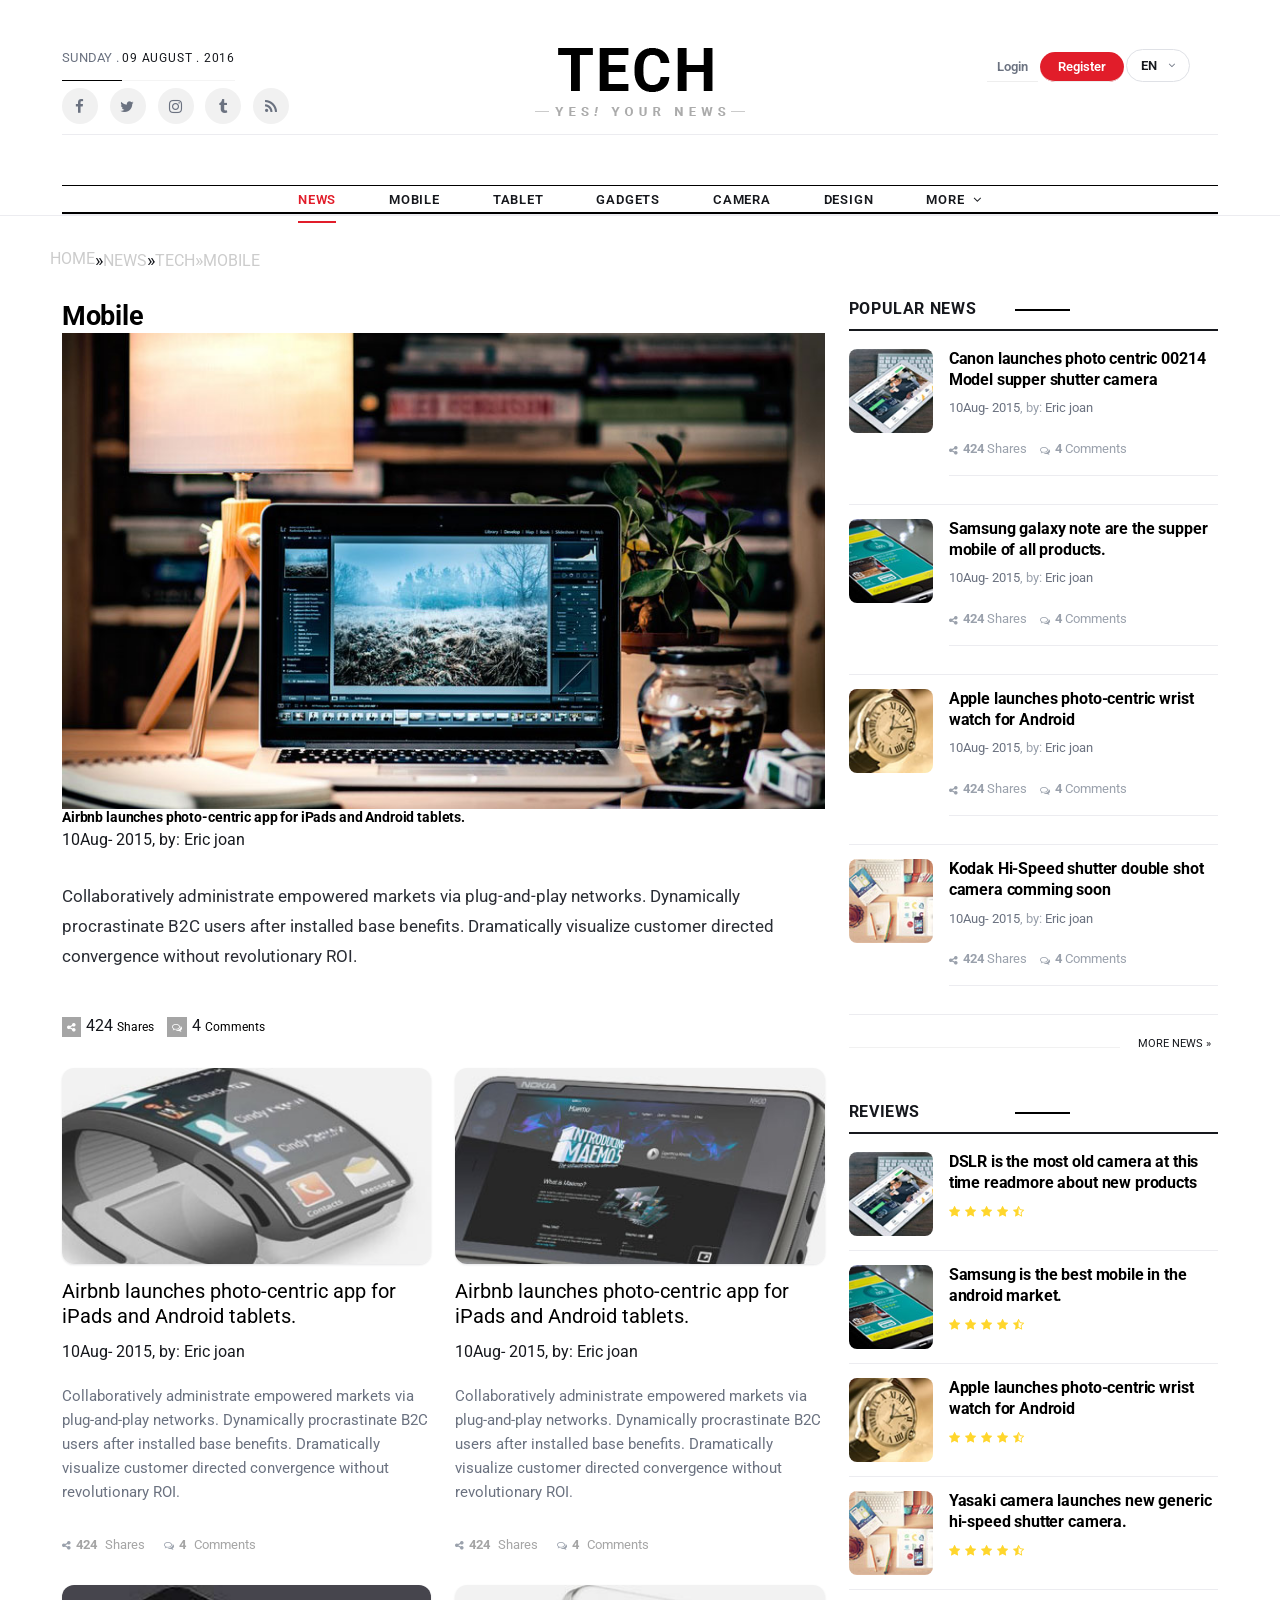
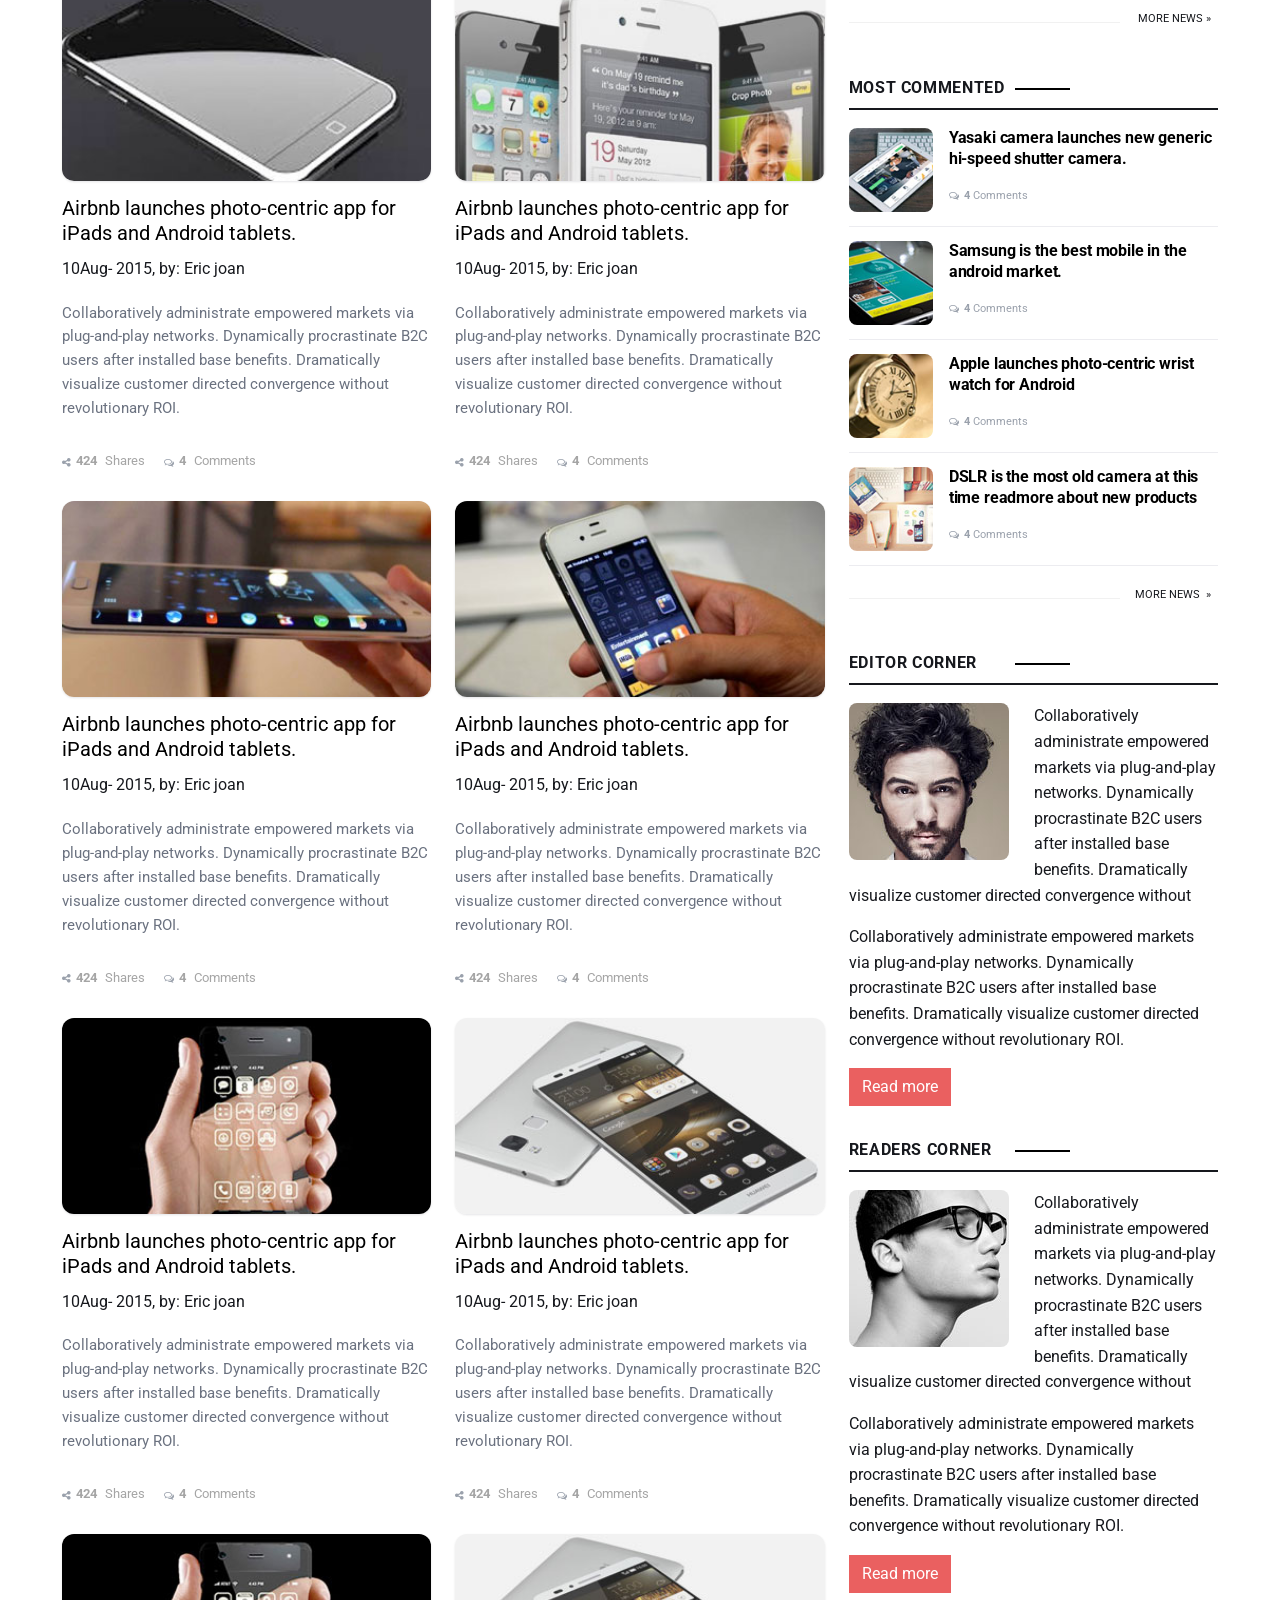
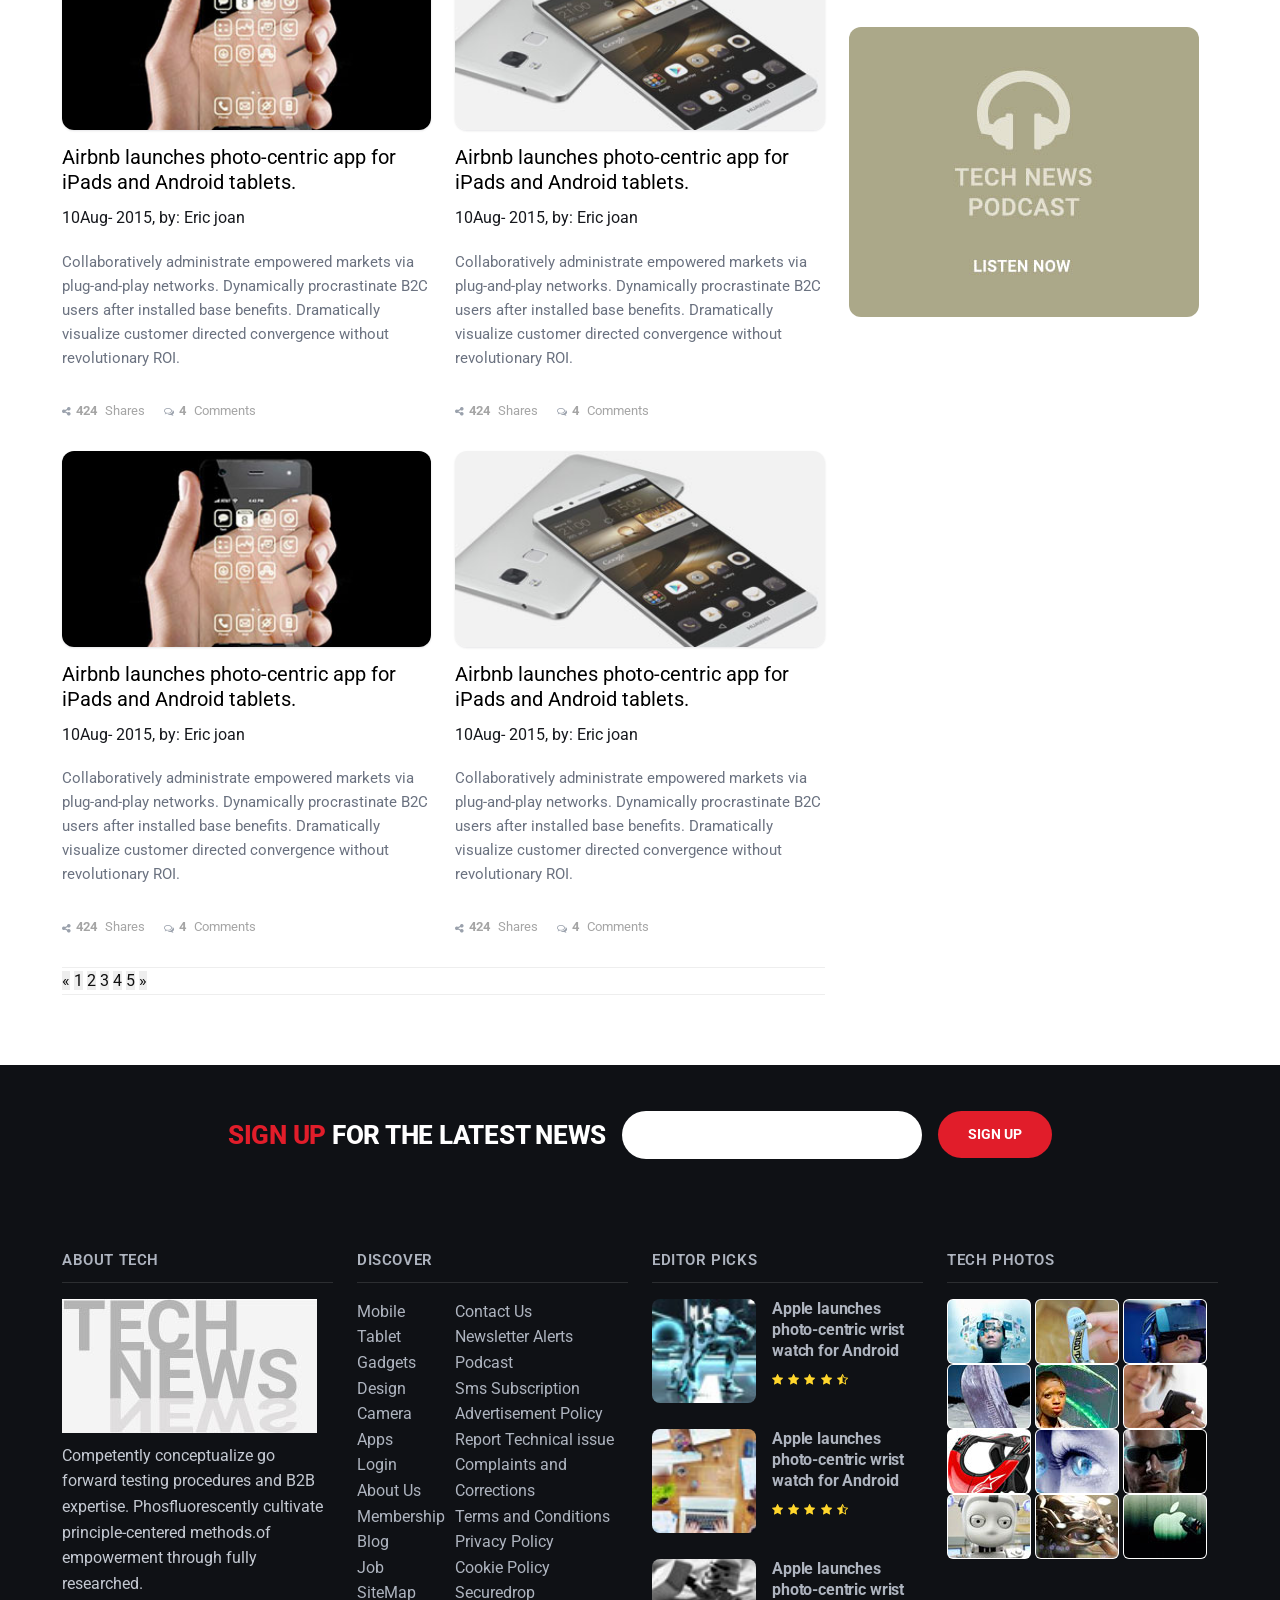
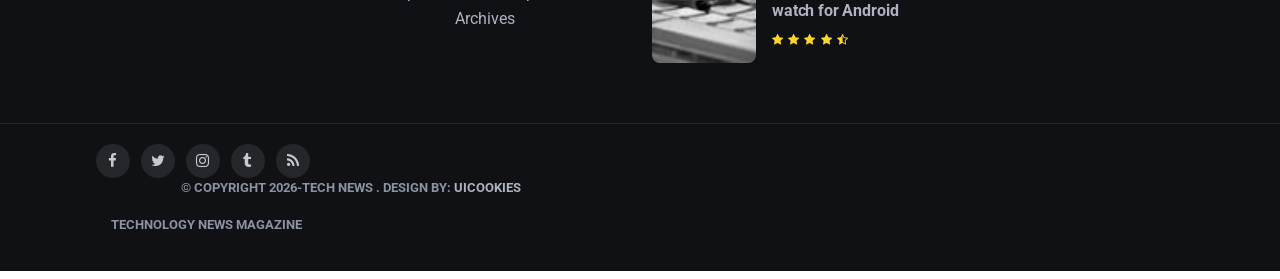
<file: html/category.html>
<!DOCTYPE html>
<html>
<head>
    <meta charset="utf-8">
    <meta http-equiv="X-UA-Compatible" content="IE=edge">
    <meta name="viewport" content="width=device-width, initial-scale=1">
    <title>TechNews - HTML and CSS Template</title>

    <!-- favicon -->
    <link href="assets/img/favicon.png" rel=icon>

    <!-- web-fonts -->
    <link href='https://fonts.googleapis.com/css?family=Roboto:100,300,400,700,500' rel='stylesheet' type='text/css'>

    <!-- Bootstrap -->
    <link href="assets/css/vendor/bootstrap.min.css" rel="stylesheet">

    <!-- font-awesome -->
    <link href="assets/fonts/font-awesome/font-awesome.min.css" rel="stylesheet">
    <!-- Mobile Menu Style -->

    <!-- Owl carousel -->
    <link href="assets/css/owl.carousel.css" rel="stylesheet">
    <link href="assets/css/owl.theme.default.min.css" rel="stylesheet">
    <!-- Theme Style -->
    <link href="assets/css/style.css" rel="stylesheet">
    <link href="assets/css/technews-bs5.css" rel="stylesheet">
    <link href="assets/css/technews-modern.css" rel="stylesheet">

    <!-- HTML5 shim and Respond.js for IE8 support of HTML5 elements and media queries -->
    <!-- WARNING: Respond.js doesn't work if you view the page via file:// -->
<meta name="robots" content="noindex, nofollow">
  </head>

<body id="page-top" data-bs-spy="scroll" data-bs-target=".navbar">
<div id="main-wrapper">
<!-- Page Preloader -->
<div id="preloader">
    <div id="status">
        <div class="status-mes"></div>
    </div>
</div>
<!-- preloader -->

<div class="uc-mobile-menu-pusher">
<div class="content-wrapper">
<section id="header_section_wrapper" class="header_section_wrapper">
    <div class="container">
        <div class="header-section">
            <div class="row">
                <div class="col-md-4">
                    <div class="left_section">
                                            <span class="date">
                                                Sunday .
                                            </span>
                        <!-- Date -->
                                            <span class="time">
                                                09 August . 2016
                                            </span>
                        <!-- Time -->
                        <div class="social">
                            <a class="icons-sm fb-ic"><i class="fa fa-facebook"></i></a>
                            <!--Twitter-->
                            <a class="icons-sm tw-ic"><i class="fa fa-twitter"></i></a>
                            <!--Google +-->
                            <a class="icons-sm inst-ic"><i class="fa fa-instagram"></i></a>
                            <!--Linkedin-->
                            <a class="icons-sm tmb-ic"><i class="fa fa-tumblr"></i></a>
                            <!--Pinterest-->
                            <a class="icons-sm rss-ic"><i class="fa fa-rss"></i></a>
                        </div>
                        <!-- Top Social Section -->
                    </div>
                    <!-- Left Header Section -->
                </div>
                <div class="col-md-4">
                    <div class="logo">
                        <a href="index.html"><img src="assets/img/logo.png" alt="Tech NewsLogo"></a>
                    </div>
                    <!-- Logo Section -->
                </div>
                <div class="col-md-4">
                    <div class="right_section">
                        <ul class="nav navbar-nav">
                            <li><a href="#">Login</a></li>
                            <li><a href="#">Register</a></li>
                            <li class="dropdown lang">
                                <button class="btn btn-default dropdown-toggle" type="button" id="dropdownMenu1"
                                        data-bs-toggle="dropdown" aria-haspopup="true" aria-expanded="false">En <i
                                        class="fa fa-angle-down"></i></button>
                                <ul class="dropdown-menu" aria-labelledby="dropdownMenu1">
                                    <li><a href="#">Bn</a></li>
                                </ul>
                            </li>
                        </ul>
                        <!-- Language Section -->

                        <ul class="nav-cta d-none d-sm-block">
                            <li class="dropdown"><a href="#" data-bs-toggle="dropdown" class="dropdown-toggle"><i
                                    class="fa fa-search"></i></a>
                                <ul class="dropdown-menu">
                                    <li>
                                        <div class="head-search">
                                            <form role="form">
                                                <!-- Input Group -->
                                                <div class="input-group">
                                                    <input type="text" class="form-control"
                                                           placeholder="Type Something"> <span class="input-group-btn">
                                                                            <button type="submit"
                                                                                    class="btn btn-primary">Search
                                                                            </button>
                                                                        </span></div>
                                            </form>
                                        </div>
                                    </li>
                                </ul>
                            </li>
                        </ul>
                        <!-- Search Section -->
                    </div>
                    <!-- Right Header Section -->
                </div>
            </div>
        </div>
        <!-- Header Section -->

        <div class="navigation-section">
            <nav class="navbar navbar-expand-lg m-menu navbar-default">
                <div class="container">
                    <!-- Brand and toggle get grouped for better mobile display -->
                    <div class="navbar-header">
                        <button type="button" class="navbar-toggler navbar-toggle collapsed" data-bs-toggle="collapse"
                                data-bs-target="#navbar-collapse-1"><span class="visually-hidden">Toggle navigation</span> <span
                                class="icon-bar"></span> <span class="icon-bar"></span> <span class="icon-bar"></span>
                        </button>
                    </div>
                    <!-- Collect the nav links, forms, and other content for toggling -->
                    <div class="collapse navbar-collapse" id="navbar-collapse-1">
                        <ul class="nav navbar-nav main-nav">
                            <li class="active"><a href="index.html">News</a></li>
                            <li><a href="category.html">Mobile</a></li>
                            <li><a href="blog.html">Tablet</a></li>
                            <li><a href="blog.html">Gadgets</a></li>
                            <li><a href="blog.html">Camera</a></li>
                            <li><a href="blog.html">Design</a></li>
                            <li class="dropdown m-menu-fw"><a href="#" data-bs-toggle="dropdown" class="dropdown-toggle">More
                                <span><i class="fa fa-angle-down"></i></span></a>
                                <ul class="dropdown-menu">
                                    <li>
                                        <div class="m-menu-content">
                                            <ul class="col-sm-3">
                                                <li class="dropdown-header">Widget Haeder</li>
                                                <li><a href="#">Awesome Features</a></li>
                                                <li><a href="#">Clean Interface</a></li>
                                                <li><a href="#">Available Possibilities</a></li>
                                                <li><a href="#">Responsive Design</a></li>
                                                <li><a href="#">Pixel Perfect Graphics</a></li>
                                            </ul>
                                            <ul class="col-sm-3">
                                                <li class="dropdown-header">Widget Haeder</li>
                                                <li><a href="#">Awesome Features</a></li>
                                                <li><a href="#">Clean Interface</a></li>
                                                <li><a href="#">Available Possibilities</a></li>
                                                <li><a href="#">Responsive Design</a></li>
                                                <li><a href="#">Pixel Perfect Graphics</a></li>
                                            </ul>
                                            <ul class="col-sm-3">
                                                <li class="dropdown-header">Widget Haeder</li>
                                                <li><a href="#">Awesome Features</a></li>
                                                <li><a href="#">Clean Interface</a></li>
                                                <li><a href="#">Available Possibilities</a></li>
                                                <li><a href="#">Responsive Design</a></li>
                                                <li><a href="#">Pixel Perfect Graphics</a></li>
                                            </ul>
                                            <ul class="col-sm-3">
                                                <li class="dropdown-header">Widget Haeder</li>
                                                <li><a href="#">Awesome Features</a></li>
                                                <li><a href="#">Clean Interface</a></li>
                                                <li><a href="#">Available Possibilities</a></li>
                                                <li><a href="#">Responsive Design</a></li>
                                                <li><a href="#">Pixel Perfect Graphics</a></li>
                                            </ul>
                                        </div>
                                    </li>
                                </ul>
                            </li>
                        </ul>
                    </div>
                    <!-- .navbar-collapse -->
                </div>
                <!-- .container -->
            </nav>
            <!-- .nav -->
        </div>
        <!-- .navigation-section -->
    </div>
    <!-- .container -->
</section>
<!-- header_section_wrapper -->

<section class="breadcrumb_section">
    <div class="container">
        <div class="row">
            <ol class="breadcrumb">
                <li><a href="#">Home</a></li>
                <li><a href="#">News</a></li>
                <li><a href="#">Tech</a></li>
                <li class="active"><a href="#">Mobile</a></li>
            </ol>
        </div>
    </div>
</section>

<div class="container">
<div class="row">
<div class="col-md-8">
<div class="entity_wrapper">
    <div class="entity_title header_purple">
        <h1><a href="category.html" target="_blank">Mobile</a></h1>
    </div>
    <!-- entity_title -->

    <div class="entity_thumb">
        <img class="img-fluid" src="assets/img/category_img_top.jpg" alt="feature-top">
    </div>
    <!-- entity_thumb -->

    <div class="entity_title">
        <a href="single.html" target="_blank"><h3> Airbnb launches photo-centric app for iPads and Android
            tablets. </h3></a>
    </div>
    <!-- entity_title -->

    <div class="entity_meta">
        <a href="#">10Aug- 2015</a>, by: <a href="#">Eric joan</a>
    </div>
    <!-- entity_meta -->

    <div class="entity_content">
        Collaboratively administrate empowered markets via plug-and-play networks. Dynamically procrastinate B2C users
        after installed base benefits. Dramatically visualize customer directed convergence without revolutionary ROI.
    </div>
    <!-- entity_content -->

    <div class="entity_social">
        <span><i class="fa fa-share-alt"></i>424 <a href="#">Shares</a> </span>
        <span><i class="fa fa-comments-o"></i>4 <a href="#">Comments</a> </span>
    </div>
    <!-- entity_social -->

</div>
<!-- entity_wrapper -->

<div class="row">
    <div class="col-md-6">
        <div class="category_article_body">
            <div class="top_article_img">
                <img class="img-fluid" src="assets/img/category_img1.jpg" alt="feature-top">
            </div>
            <!-- top_article_img -->

            <div class="category_article_title">
                <h5><a href="single.html" target="_blank">Airbnb launches photo-centric app for iPads and Android
                    tablets. </a></h5>
            </div>
            <!-- category_article_title -->

            <div class="article_date">
                <a href="#">10Aug- 2015</a>, by: <a href="#">Eric joan</a>
            </div>
            <!-- article_date -->

            <div class="category_article_content">
                Collaboratively administrate empowered markets via plug-and-play networks.
                Dynamically procrastinate B2C users after installed base benefits. Dramatically
                visualize customer directed convergence without revolutionary ROI.
            </div>
            <!-- category_article_content -->

            <div class="article_social">
                <span><a href="#"><i class="fa fa-share-alt"></i>424 </a> Shares</span>
                <span><i class="fa fa-comments-o"></i><a href="#">4</a> Comments</span>
            </div>
            <!-- article_social -->

        </div>
        <!-- category_article_body -->

    </div>
    <!-- col-md-6 -->

    <div class="col-md-6">
        <div class="category_article_body">
            <div class="top_article_img">
                <img class="img-fluid" src="assets/img/category_img2.jpg" alt="feature-top">
            </div>
            <!-- top_article_img -->

            <div class="category_article_title">
                <h5><a href="single.html" target="_blank">Airbnb launches photo-centric app for iPads and Android
                    tablets. </a></h5>
            </div>
            <!-- category_article_title -->

            <div class="article_date">
                <a href="#">10Aug- 2015</a>, by: <a href="#">Eric joan</a>
            </div>
            <!-- article_date -->

            <div class="category_article_content">
                Collaboratively administrate empowered markets via plug-and-play networks.
                Dynamically procrastinate B2C users after installed base benefits. Dramatically
                visualize customer directed convergence without revolutionary ROI.
            </div>
            <!-- category_article_content -->

            <div class="article_social">
                <span><a href="#"><i class="fa fa-share-alt"></i>424 </a> Shares</span>
                <span><i class="fa fa-comments-o"></i><a href="#">4</a> Comments</span>
            </div>
            <!-- article_social -->

        </div>
        <!-- category_article_body -->

    </div>
    <!-- col-md-6 -->

</div>
<!-- row -->

<div class="widget_advertisement">
    <img class="img-fluid" src="assets/img/category_advertisement.jpg" alt="feature-top">
</div>
<!-- widget_advertisement -->

<div class="row">
    <div class="col-md-6">
        <div class="category_article_body">
            <div class="top_article_img">
                <img class="img-fluid" src="assets/img/category_img3.jpg" alt="feature-top">
            </div>
            <!-- row -->

            <div class="category_article_title">
                <h5><a href="single.html" target="_blank">Airbnb launches photo-centric app for iPads and Android
                    tablets. </a></h5>
            </div>
            <!-- row -->

            <div class="article_date">
                <a href="#">10Aug- 2015</a>, by: <a href="#">Eric joan</a>
            </div>
            <!-- row -->

            <div class="category_article_content">
                Collaboratively administrate empowered markets via plug-and-play networks.
                Dynamically procrastinate B2C users after installed base benefits. Dramatically
                visualize customer directed convergence without revolutionary ROI.
            </div>
            <!-- row -->

            <div class="article_social">
                <span><a href="#"><i class="fa fa-share-alt"></i>424 </a> Shares</span>
                <span><i class="fa fa-comments-o"></i><a href="#">4</a> Comments</span>
            </div>
            <!-- row -->

        </div>
        <!-- row -->

    </div>
    <!-- row -->

    <div class="col-md-6">
        <div class="category_article_body">
            <div class="top_article_img">
                <img class="img-fluid" src="assets/img/category_img4.jpg" alt="feature-top">
            </div>
            <!-- top_article_img -->

            <div class="category_article_title">
                <h5><a href="single.html" target="_blank">Airbnb launches photo-centric app for iPads and Android
                    tablets. </a></h5>
            </div>
            <!-- category_article_title -->

            <div class="article_date">
                <a href="#">10Aug- 2015</a>, by: <a href="#">Eric joan</a>
            </div>
            <!-- article_date -->

            <div class="category_article_content">
                Collaboratively administrate empowered markets via plug-and-play networks.
                Dynamically procrastinate B2C users after installed base benefits. Dramatically
                visualize customer directed convergence without revolutionary ROI.
            </div>
            <!-- category_article_content -->

            <div class="article_social">
                <span><a href="#"><i class="fa fa-share-alt"></i>424 </a> Shares</span>
                <span><i class="fa fa-comments-o"></i><a href="#">4</a> Comments</span>
            </div>
            <!-- article_social -->

        </div>
        <!-- category_article_body -->

    </div>
    <!-- col-md-6 -->

</div>
<!-- row -->

<div class="widget_advertisement">
    <img class="img-fluid" src="assets/img/category_advertisement.jpg" alt="feature-top">
</div>
<!-- col-md-6 -->

<div class="row">
    <div class="col-md-6">
        <div class="category_article_body">
            <div class="top_article_img">
                <img class="img-fluid" src="assets/img/category_img5.jpg" alt="feature-top">
            </div>
            <!-- top_article_img -->

            <div class="category_article_title">
                <h5><a href="single.html" target="_blank">Airbnb launches photo-centric app for iPads and Android
                    tablets. </a></h5>
            </div>
            <!-- category_article_title -->

            <div class="article_date">
                <a href="#">10Aug- 2015</a>, by: <a href="#">Eric joan</a>
            </div>
            <!-- article_date -->

            <div class="category_article_content">
                Collaboratively administrate empowered markets via plug-and-play networks.
                Dynamically procrastinate B2C users after installed base benefits. Dramatically
                visualize customer directed convergence without revolutionary ROI.
            </div>
            <!-- category_article_content -->

            <div class="article_social">
                <span><a href="#"><i class="fa fa-share-alt"></i>424 </a> Shares</span>
                <span><i class="fa fa-comments-o"></i><a href="#">4</a> Comments</span>
            </div>
            <!-- article_social -->

        </div>
        <!-- category_article_body -->

    </div>
    <!-- col-md-6 -->

    <div class="col-md-6">
        <div class="category_article_body">
            <div class="top_article_img">
                <img class="img-fluid" src="assets/img/category_img6.jpg" alt="feature-top">
            </div>
            <!-- top_article_img -->

            <div class="category_article_title">
                <h5><a href="single.html" target="_blank">Airbnb launches photo-centric app for iPads and Android
                    tablets. </a></h5>
            </div>
            <!-- category_article_title -->

            <div class="article_date">
                <a href="#">10Aug- 2015</a>, by: <a href="#">Eric joan</a>
            </div>
            <!-- article_date -->

            <div class="category_article_content">
                Collaboratively administrate empowered markets via plug-and-play networks.
                Dynamically procrastinate B2C users after installed base benefits. Dramatically
                visualize customer directed convergence without revolutionary ROI.
            </div>
            <!-- category_article_content -->

            <div class="article_social">
                <span><a href="#"><i class="fa fa-share-alt"></i>424 </a> Shares</span>
                <span><i class="fa fa-comments-o"></i><a href="#">4</a> Comments</span>
            </div>
            <!-- article_social -->

        </div>
        <!-- category_article_body -->

    </div>
    <!-- col-md-6 -->

</div>
<!-- row -->

<div class="widget_advertisement">
    <img class="img-fluid" src="assets/img/category_advertisement.jpg" alt="feature-top">
</div>
<!-- col-md-6 -->

<div class="row">
    <div class="col-md-6">
        <div class="category_article_body">
            <div class="top_article_img">
                <img class="img-fluid" src="assets/img/category_img7.jpg" alt="feature-top">
            </div>
            <!-- top_article_img -->

            <div class="category_article_title">
                <h5><a href="single.html" target="_blank">Airbnb launches photo-centric app for iPads and Android
                    tablets. </a></h5>
            </div>
            <!-- top_article_img -->

            <div class="article_date">
                <a href="#">10Aug- 2015</a>, by: <a href="#">Eric joan</a>
            </div>
            <!-- top_article_img -->

            <div class="category_article_content">
                Collaboratively administrate empowered markets via plug-and-play networks.
                Dynamically procrastinate B2C users after installed base benefits. Dramatically
                visualize customer directed convergence without revolutionary ROI.
            </div>
            <!-- top_article_img -->

            <div class="article_social">
                <span><a href="#"><i class="fa fa-share-alt"></i>424 </a> Shares</span>
                <span><i class="fa fa-comments-o"></i><a href="#">4</a> Comments</span>
            </div>
            <!-- top_article_img -->

        </div>
        <!-- top_article_img -->

    </div>
    <!-- top_article_img -->

    <div class="col-md-6">
        <div class="category_article_body">
            <div class="top_article_img">
                <img class="img-fluid" src="assets/img/category_img8.jpg" alt="feature-top">
            </div>
            <!-- top_article_img -->

            <div class="category_article_title">
                <h5><a href="single.html" target="_blank">Airbnb launches photo-centric app for iPads and Android
                    tablets. </a></h5>
            </div>
            <!-- category_article_title -->

            <div class="article_date">
                <a href="#">10Aug- 2015</a>, by: <a href="#">Eric joan</a>
            </div>
            <!-- article_date -->

            <div class="category_article_content">
                Collaboratively administrate empowered markets via plug-and-play networks.
                Dynamically procrastinate B2C users after installed base benefits. Dramatically
                visualize customer directed convergence without revolutionary ROI.
            </div>
            <!-- category_article_content -->

            <div class="article_social">
                <span><a href="#"><i class="fa fa-share-alt"></i>424 </a> Shares</span>
                <span><i class="fa fa-comments-o"></i><a href="#">4</a> Comments</span>
            </div>
            <!-- article_social -->

        </div>
        <!-- category_article_body -->

    </div>
    <!-- col-md-6 -->

</div>
<!-- row -->

<div class="widget_advertisement">
    <img class="img-fluid" src="assets/img/category_advertisement.jpg" alt="feature-top">
</div>
<!-- col-md-6 -->

<div class="row">
    <div class="col-md-6">
        <div class="category_article_body">
            <div class="top_article_img">
                <img class="img-fluid" src="assets/img/category_img7.jpg" alt="feature-top">
            </div>
            <!-- top_article_img -->

            <div class="category_article_title">
                <h5><a href="single.html" target="_blank">Airbnb launches photo-centric app for iPads and Android
                    tablets. </a></h5>
            </div>
            <!-- top_article_img -->

            <div class="article_date">
                <a href="#">10Aug- 2015</a>, by: <a href="#">Eric joan</a>
            </div>
            <!-- top_article_img -->

            <div class="category_article_content">
                Collaboratively administrate empowered markets via plug-and-play networks.
                Dynamically procrastinate B2C users after installed base benefits. Dramatically
                visualize customer directed convergence without revolutionary ROI.
            </div>
            <!-- top_article_img -->

            <div class="article_social">
                <span><a href="#"><i class="fa fa-share-alt"></i>424 </a> Shares</span>
                <span><i class="fa fa-comments-o"></i><a href="#">4</a> Comments</span>
            </div>
            <!-- top_article_img -->

        </div>
        <!-- top_article_img -->

    </div>
    <!-- top_article_img -->

    <div class="col-md-6">
        <div class="category_article_body">
            <div class="top_article_img">
                <img class="img-fluid" src="assets/img/category_img8.jpg" alt="feature-top">
            </div>
            <!-- top_article_img -->

            <div class="category_article_title">
                <h5><a href="single.html" target="_blank">Airbnb launches photo-centric app for iPads and Android
                    tablets. </a></h5>
            </div>
            <!-- category_article_title -->

            <div class="article_date">
                <a href="#">10Aug- 2015</a>, by: <a href="#">Eric joan</a>
            </div>
            <!-- article_date -->

            <div class="category_article_content">
                Collaboratively administrate empowered markets via plug-and-play networks.
                Dynamically procrastinate B2C users after installed base benefits. Dramatically
                visualize customer directed convergence without revolutionary ROI.
            </div>
            <!-- category_article_content -->

            <div class="article_social">
                <span><a href="#"><i class="fa fa-share-alt"></i>424 </a> Shares</span>
                <span><i class="fa fa-comments-o"></i><a href="#">4</a> Comments</span>
            </div>
            <!-- article_social -->

        </div>
        <!-- category_article_body -->

    </div>
    <!-- col-md-6 -->

</div>
<!-- row -->

<div class="widget_advertisement">
    <img class="img-fluid" src="assets/img/category_advertisement.jpg" alt="feature-top">
</div>
<!-- col-md-6 -->

<div class="row">
    <div class="col-md-6">
        <div class="category_article_body">
            <div class="top_article_img">
                <img class="img-fluid" src="assets/img/category_img7.jpg" alt="feature-top">
            </div>
            <!-- top_article_img -->

            <div class="category_article_title">
                <h5><a href="single.html" target="_blank">Airbnb launches photo-centric app for iPads and Android
                    tablets. </a></h5>
            </div>
            <!-- top_article_img -->

            <div class="article_date">
                <a href="#">10Aug- 2015</a>, by: <a href="#">Eric joan</a>
            </div>
            <!-- top_article_img -->

            <div class="category_article_content">
                Collaboratively administrate empowered markets via plug-and-play networks.
                Dynamically procrastinate B2C users after installed base benefits. Dramatically
                visualize customer directed convergence without revolutionary ROI.
            </div>
            <!-- top_article_img -->

            <div class="article_social">
                <span><a href="#"><i class="fa fa-share-alt"></i>424 </a> Shares</span>
                <span><i class="fa fa-comments-o"></i><a href="#">4</a> Comments</span>
            </div>
            <!-- top_article_img -->

        </div>
        <!-- top_article_img -->

    </div>
    <!-- top_article_img -->

    <div class="col-md-6">
        <div class="category_article_body">
            <div class="top_article_img">
                <img class="img-fluid" src="assets/img/category_img8.jpg" alt="feature-top">
            </div>
            <!-- top_article_img -->

            <div class="category_article_title">
                <h5><a href="single.html" target="_blank">Airbnb launches photo-centric app for iPads and Android
                    tablets. </a></h5>
            </div>
            <!-- category_article_title -->

            <div class="article_date">
                <a href="#">10Aug- 2015</a>, by: <a href="#">Eric joan</a>
            </div>
            <!-- article_date -->

            <div class="category_article_content">
                Collaboratively administrate empowered markets via plug-and-play networks.
                Dynamically procrastinate B2C users after installed base benefits. Dramatically
                visualize customer directed convergence without revolutionary ROI.
            </div>
            <!-- category_article_content -->

            <div class="article_social">
                <span><a href="#"><i class="fa fa-share-alt"></i>424 </a> Shares</span>
                <span><i class="fa fa-comments-o"></i><a href="#">4</a> Comments</span>
            </div>
            <!-- article_social -->

        </div>
        <!-- category_article_body -->

    </div>
    <!-- col-md-6 -->

</div>
<!-- row -->

<nav aria-label="Page navigation" class="pagination_section">
    <ul class="pagination">
        <li>
            <a href="#" aria-label="Previous"> <span aria-hidden="true">&laquo;</span> </a>
        </li>
        <li><a href="#">1</a></li>
        <li><a href="#">2</a></li>
        <li><a href="#">3</a></li>
        <li><a href="#">4</a></li>
        <li><a href="#">5</a></li>
        <li>
            <a href="#" aria-label="Next" class="active"> <span aria-hidden="true">&raquo;</span> </a>
        </li>
    </ul>
</nav>
<!-- navigation -->

</div>
<!-- col-md-8 -->

<div class="col-md-4">
<div class="widget">
    <div class="widget_title widget_black">
        <h2><a href="#">Popular News</a></h2>
    </div>
    <div class="media">
        <div class="media-left">
            <a href="#"><img class="media-object" src="assets/img/pop_right1.jpg" alt="Generic placeholder image"></a>
        </div>
        <div class="media-body">
            <h3 class="media-heading">
                <a href="single.html" target="_blank">Canon launches photo centric 00214 Model supper shutter camera</a>
            </h3> <span class="media-date"><a href="#">10Aug- 2015</a>,  by: <a href="#">Eric joan</a></span>

            <div class="widget_article_social">
                <span>
                    <a href="single.html" target="_blank"> <i class="fa fa-share-alt"></i>424</a> Shares
                </span> 
                <span>
                    <a href="single.html" target="_blank"><i class="fa fa-comments-o"></i>4</a> Comments
                </span>
            </div>
        </div>
    </div>
    <div class="media">
        <div class="media-left">
            <a href="#"><img class="media-object" src="assets/img/pop_right2.jpg" alt="Generic placeholder image"></a>
        </div>
        <div class="media-body">
            <h3 class="media-heading">
                <a href="single.html" target="_blank">Samsung galaxy note are the supper mobile of all products.</a>
            </h3>
            <span class="media-date"><a href="#">10Aug- 2015</a>,  by: <a href="#">Eric joan</a></span>

            <div class="widget_article_social">
                <span>
                    <a href="single.html" target="_blank"> <i class="fa fa-share-alt"></i>424</a> Shares
                </span> 
                <span>
                    <a href="single.html" target="_blank"><i class="fa fa-comments-o"></i>4</a> Comments
                </span>
            </div>
        </div>
    </div>
    <div class="media">
        <div class="media-left">
            <a href="#"><img class="media-object" src="assets/img/pop_right3.jpg" alt="Generic placeholder image"></a>
        </div>
        <div class="media-body">
            <h3 class="media-heading">
                <a href="single.html" target="_blank">Apple launches photo-centric wrist watch for Android</a>
            </h3>
            <span class="media-date"><a href="#">10Aug- 2015</a>,  by: <a href="#">Eric joan</a></span>

            <div class="widget_article_social">
                <span>
                    <a href="single.html" target="_blank"> <i class="fa fa-share-alt"></i>424</a> Shares
                </span> 
                <span>
                    <a href="single.html" target="_blank"><i class="fa fa-comments-o"></i>4</a> Comments
                </span>
            </div>
        </div>
    </div>
    <div class="media">
        <div class="media-left">
            <a href="#"><img class="media-object" src="assets/img/pop_right4.jpg" alt="Generic placeholder image"></a>
        </div>
        <div class="media-body">
            <h3 class="media-heading">
                <a href="single.html" target="_blank">Kodak Hi-Speed shutter double shot camera comming soon</a>
            </h3>
            <span class="media-date"><a href="#">10Aug- 2015</a>,  by: <a href="#">Eric joan</a></span>

            <div class="widget_article_social">
                <span>
                    <a href="single.html" target="_blank"><i class="fa fa-share-alt"></i>424</a> Shares
                </span> 
                <span>
                    <a href="single.html" target="_blank"><i class="fa fa-comments-o"></i>4</a> Comments
                </span>
            </div>
        </div>
    </div>
    <p class="widget_divider"><a href="#" target="_blank">More News&nbsp;&raquo;</a></p>
</div>
<!-- Popular News -->

<div class="widget d-none d-sm-block m30">
    <img class="img-fluid adv_img" src="assets/img/right_add1.jpg" alt="add_one">
    <img class="img-fluid adv_img" src="assets/img/right_add2.jpg" alt="add_one">
    <img class="img-fluid adv_img" src="assets/img/right_add3.jpg" alt="add_one">
    <img class="img-fluid adv_img" src="assets/img/right_add4.jpg" alt="add_one">
</div>
<!-- Advertisement -->

<div class="widget d-none d-sm-block m30">
    <img class="img-fluid widget_img" src="assets/img/right_add5.jpg" alt="add_one">
</div>
<!-- Advertisement -->

<div class="widget reviews m30">
    <div class="widget_title widget_black">
        <h2><a href="#">Reviews</a></h2>
    </div>
    <div class="media">
        <div class="media-left">
            <a href="#"><img class="media-object" src="assets/img/pop_right1.jpg" alt="Generic placeholder image"></a>
        </div>
        <div class="media-body">
            <h3 class="media-heading">
                <a href="single.html" target="_blank">DSLR is the most old camera at this time readmore about new
                    products</a>
            </h3> 
            <span class="rating">
                <i class="fa fa-star"></i>
                <i class="fa fa-star"></i>
                <i class="fa fa-star"></i>
                <i class="fa fa-star"></i>
                <i class="fa fa-star-half-full"></i>
            </span>
        </div>
    </div>
    <div class="media">
        <div class="media-left">
            <a href="#"><img class="media-object" src="assets/img/pop_right2.jpg" alt="Generic placeholder image"></a>
        </div>
        <div class="media-body"><h3 class="media-heading"><a href="single.html" target="_blank">Samsung is the best
            mobile in the android market.</a></h3> <span class="rating">
                <i class="fa fa-star"></i>
                <i class="fa fa-star"></i>
                <i class="fa fa-star"></i>
                <i class="fa fa-star"></i>
                <i class="fa fa-star-half-full"></i>
            </span></div>
    </div>
    <div class="media">
        <div class="media-left">
            <a href="#"><img class="media-object" src="assets/img/pop_right3.jpg" alt="Generic placeholder image"></a>
        </div>
        <div class="media-body">
            <h3 class="media-heading">
                <a href="single.html" target="_blank">Apple launches photo-centric wrist watch for Android</a>
            </h3> 
            <span class="rating">
                <i class="fa fa-star"></i>
                <i class="fa fa-star"></i>
                <i class="fa fa-star"></i>
                <i class="fa fa-star"></i>
                <i class="fa fa-star-half-full"></i>
            </span></div>
    </div>
    <div class="media">
        <div class="media-left">
            <a href="#"><img class="media-object" src="assets/img/pop_right4.jpg" alt="Generic placeholder image"></a>
        </div>
        <div class="media-body">
            <h3 class="media-heading">
                <a href="single.html" target="_blank">Yasaki camera launches new generic hi-speed shutter camera.</a>
            </h3> 
            <span class="rating">
                <i class="fa fa-star"></i>
                <i class="fa fa-star"></i>
                <i class="fa fa-star"></i>
                <i class="fa fa-star"></i>
                <i class="fa fa-star-half-full"></i>
            </span></div>
    </div>
    <p class="widget_divider"><a href="#" target="_blank">More News&nbsp;&raquo;</a></p>
</div>
<!-- Reviews News -->

<div class="widget d-none d-sm-block m30">
    <img class="img-fluid widget_img" src="assets/img/right_add6.jpg" alt="add_one">
</div>
<!-- Advertisement -->

<div class="widget m30">
    <div class="widget_title widget_black">
        <h2><a href="#">Most Commented</a></h2>
    </div>
    <div class="media">
        <div class="media-left">
            <a href="#"><img class="media-object" src="assets/img/pop_right1.jpg" alt="Generic placeholder image"></a>
        </div>
        <div class="media-body">
            <h3 class="media-heading">
                <a href="single.html" target="_blank">Yasaki camera launches new generic hi-speed shutter camera.</a>
            </h3>

            <div class="media_social">
                <span><i class="fa fa-comments-o"></i><a href="#">4</a> Comments</span>
            </div>
        </div>
    </div>
    <div class="media">
        <div class="media-left">
            <a href="#"><img class="media-object" src="assets/img/pop_right2.jpg" alt="Generic placeholder image"></a>
        </div>
        <div class="media-body">
            <h3 class="media-heading">
                <a href="single.html" target="_blank">Samsung is the best mobile in the android market.</a>
            </h3>

            <div class="media_social">
                <span><i class="fa fa-comments-o"></i><a href="#">4</a> Comments</span>
            </div>
        </div>
    </div>
    <div class="media">
        <div class="media-left">
            <a href="#"><img class="media-object" src="assets/img/pop_right3.jpg" alt="Generic placeholder image"></a>
        </div>
        <div class="media-body">
            <h3 class="media-heading">
                <a href="single.html" target="_blank">Apple launches photo-centric wrist watch for Android</a>
            </h3>

            <div class="media_social">
                <span><i class="fa fa-comments-o"></i><a href="#">4</a> Comments</span>
            </div>
        </div>
    </div>
    <div class="media">
        <div class="media-left">
            <a href="#"><img class="media-object" src="assets/img/pop_right4.jpg" alt="Generic placeholder image"></a>
        </div>
        <div class="media-body">
            <h3 class="media-heading">
                <a href="single.html" target="_blank">DSLR is the most old camera at this time readmore about new
                    products</a>
            </h3>

            <div class="media_social">
                <span><i class="fa fa-comments-o"></i><a href="#">4</a> Comments</span>
            </div>
        </div>
    </div>
    <p class="widget_divider"><a href="#" target="_blank">More News&nbsp;&nbsp;&raquo; </a></p>
</div>
<!-- Most Commented News -->

<div class="widget m30">
    <div class="widget_title widget_black">
        <h2><a href="#">Editor Corner</a></h2>
    </div>
    <div class="widget_body"><img class="img-fluid left" src="assets/img/editor.jpg"
                                  alt="Generic placeholder image">

        <p>Collaboratively administrate empowered markets via plug-and-play networks. Dynamically procrastinate B2C
            users after installed base benefits. Dramatically visualize customer directed convergence without</p>

        <p>Collaboratively administrate empowered markets via plug-and-play networks. Dynamically procrastinate B2C
            users after installed base benefits. Dramatically visualize customer directed convergence without
            revolutionary ROI.</p>
        <button class="btn pink">Read more</button>
    </div>
</div>
<!-- Editor News -->

<div class="widget d-none d-sm-block m30">
    <img class="img-fluid add_img" src="assets/img/right_add7.jpg" alt="add_one">
    <img class="img-fluid add_img" src="assets/img/right_add7.jpg" alt="add_one">
    <img class="img-fluid add_img" src="assets/img/right_add7.jpg" alt="add_one">
    <img class="img-fluid add_img" src="assets/img/right_add7.jpg" alt="add_one">
</div>
<!--Advertisement -->

<div class="widget m30">
    <div class="widget_title widget_black">
        <h2><a href="#">Readers Corner</a></h2>
    </div>
    <div class="widget_body"><img class="img-fluid left" src="assets/img/reader.jpg"
                                  alt="Generic placeholder image">

        <p>Collaboratively administrate empowered markets via plug-and-play networks. Dynamically procrastinate B2C
            users after installed base benefits. Dramatically visualize customer directed convergence without</p>

        <p>Collaboratively administrate empowered markets via plug-and-play networks. Dynamically procrastinate B2C
            users after installed base benefits. Dramatically visualize customer directed convergence without
            revolutionary ROI.</p>
        <button class="btn pink">Read more</button>
    </div>
</div>
<!--  Readers Corner News -->

<div class="widget d-none d-sm-block m30">
    <img class="img-fluid widget_img" src="assets/img/podcast.jpg" alt="add_one">
</div>
<!--Advertisement-->
</div>
<!-- col-md-4 -->

</div>
<!-- row -->

</div>
<!-- container -->

<section id="subscribe_section" class="subscribe_section">
    <div class="row">
        <form action="#" method="post" class="form-horizontal">
            <div class="form-group form-group-lg">
                <label class="col-sm-6 control-label" for="formGroupInputLarge">
                    <h1><span class="red-color">Sign up</span> for the latest news</h1>
                </label>

                <div class="col-sm-3">
                    <input type="text" id="subscribe" name="subscribe" class="form-control input-lg">
                </div>
                <div class="col-sm-1">
                    <input type="submit" value="Sign Up" class="btn btn-large pink">
                </div>
                <div class="col-sm-2"></div>
            </div>
        </form>
    </div>
</section>
<!-- Subscriber Section -->

<section id="footer_section" class="footer_section">
    <div class="container">
        <hr class="footer-top">
        <div class="row">
            <div class="col-md-3">
                <div class="footer_widget_title"><h3><a href="category.html" target="_blank">About Tech</a></h3></div>
                <div class="logo footer-logo">
                    <a title="fontanero" href="index.html">
                        <img src="assets/img/tech_about.jpg" alt="technews">
                    </a>

                    <p>Competently conceptualize go forward testing procedures and B2B expertise. Phosfluorescently
                        cultivate principle-centered methods.of empowerment through fully researched.</p>
                </div>
            </div>
            <div class="col-md-3">
                <div class="footer_widget_title">
                    <h3><a href="category.html" target="_blank">Discover</a></h3>
                </div>
                <div class="row">
                    <div class="col-4">
                        <ul class="list-unstyled left">
                            <li><a href="#">Mobile</a></li>
                            <li><a href="#">Tablet</a></li>
                            <li><a href="#">Gadgets</a></li>
                            <li><a href="#">Design</a></li>
                            <li><a href="#">Camera</a></li>
                            <li><a href="#">Apps</a></li>
                            <li><a href="#">Login</a></li>
                            <li><a href="#">About Us</a></li>
                            <li><a href="#">Membership</a></li>
                            <li><a href="#">Blog</a></li>
                            <li><a href="#">Job</a></li>
                            <li><a href="#">SiteMap</a></li>
                        </ul>
                    </div>
                    <div class="col-8">
                        <ul class="list-unstyled">
                            <li><a href="#">Contact Us</a></li>
                            <li><a href="#">Newsletter Alerts</a></li>
                            <li><a href="#">Podcast</a></li>
                            <li><a href="#">Sms Subscription</a></li>
                            <li><a href="#">Advertisement Policy</a></li>
                            <li><a href="#">Report Technical issue</a></li>
                            <li><a href="#">Complaints and Corrections</a></li>
                            <li><a href="#">Terms and Conditions</a></li>
                            <li><a href="#">Privacy Policy</a></li>
                            <li><a href="#">Cookie Policy</a></li>
                            <li><a href="#">Securedrop</a></li>
                            <li><a href="#">Archives</a></li>
                        </ul>
                    </div>
                </div>
            </div>
            <div class="col-md-3">
                <div class="footer_widget_title">
                    <h3><a href="#" target="_blank">Editor Picks</a></h3>
                </div>
                <div class="media">
                    <div class="media-left">
                        <a href="#"><img class="media-object" src="assets/img/editor_pic1.jpg"
                                         alt="Generic placeholder image"></a>
                    </div>
                    <div class="media-body">
                        <h3 class="media-heading">
                            <a href="single.html">Apple launches photo-centric wrist watch for Android</a>
                        </h3> 
                        <span class="rating">
                            <i class="fa fa-star"></i> 
                            <i class="fa fa-star"></i> 
                            <i class="fa fa-star"></i> 
                            <i class="fa fa-star"></i> 
                            <i class="fa fa-star-half-full"></i> 
                        </span>
                    </div>
                </div>
                <div class="media">
                    <div class="media-left">
                        <a href="#"><img class="media-object" src="assets/img/editor_pic2.jpg"
                                         alt="Generic placeholder image"></a>
                    </div>
                    <div class="media-body">
                        <h3 class="media-heading">
                            <a href="single.html">Apple launches photo-centric wrist watch for Android</a>
                        </h3> 
                        <span class="rating">
                            <i class="fa fa-star"></i> 
                            <i class="fa fa-star"></i> 
                            <i class="fa fa-star"></i> 
                            <i class="fa fa-star"></i> 
                            <i class="fa fa-star-half-full"></i> 
                        </span>
                    </div>
                </div>
                <div class="media">
                    <div class="media-left">
                        <a href="#"><img class="media-object" src="assets/img/editor_pic3.jpg"
                                         alt="Generic placeholder image"></a>
                    </div>
                    <div class="media-body">
                        <h3 class="media-heading">
                            <a href="single.html">Apple launches photo-centric wrist watch for Android</a>
                        </h3> 
                        <span class="rating">
                            <i class="fa fa-star"></i> 
                            <i class="fa fa-star"></i> 
                            <i class="fa fa-star"></i> 
                            <i class="fa fa-star"></i> 
                            <i class="fa fa-star-half-full"></i> 
                        </span>
                    </div>
                </div>
            </div>
            <div class="col-md-3">
                <div class="footer_widget_title">
                    <h3><a href="category.html" target="_blank">Tech Photos</a></h3>
                </div>
                <div class="widget_photos">
                    <img class="img-thumbnail" src="assets/img/tech_photo1.jpg" alt="Tech Photos">
                    <img class="img-thumbnail" src="assets/img/tech_photo2.jpg" alt="Tech Photos">
                    <img class="img-thumbnail" src="assets/img/tech_photo3.jpg" alt="Tech Photos">
                    <img class="img-thumbnail" src="assets/img/tech_photo4.jpg" alt="Tech Photos">
                    <img class="img-thumbnail" src="assets/img/tech_photo5.jpg" alt="Tech Photos">
                    <img class="img-thumbnail" src="assets/img/tech_photo6.jpg" alt="Tech Photos">
                    <img class="img-thumbnail" src="assets/img/tech_photo7.jpg" alt="Tech Photos">
                    <img class="img-thumbnail" src="assets/img/tech_photo8.jpg" alt="Tech Photos">
                    <img class="img-thumbnail" src="assets/img/tech_photo9.jpg" alt="Tech Photos">
                    <img class="img-thumbnail" src="assets/img/tech_photo10.jpg" alt="Tech Photos">
                    <img class="img-thumbnail" src="assets/img/tech_photo11.jpg" alt="Tech Photos">
                    <img class="img-thumbnail" src="assets/img/tech_photo12.jpg" alt="Tech Photos">
                </div>

            </div>
        </div>
    </div>

    <div class="footer_bottom_Section">
        <div class="container">
            <div class="row">
                <div class="footer">
                    <div class="col-sm-3">
                        <div class="social">
                            <a class="icons-sm fb-ic"><i class="fa fa-facebook"></i></a>
                            <!--Twitter-->
                            <a class="icons-sm tw-ic"><i class="fa fa-twitter"></i></a>
                            <!--Google +-->
                            <a class="icons-sm inst-ic"><i class="fa fa-instagram"></i></a>
                            <!--Linkedin-->
                            <a class="icons-sm tmb-ic"><i class="fa fa-tumblr"></i></a>
                            <!--Pinterest-->
                            <a class="icons-sm rss-ic"><i class="fa fa-rss"></i></a>
                        </div>
                    </div>
                    <div class="col-sm-6">
                        <p>&copy; Copyright 2026-Tech News . Design by: <a href="https://uicookies.com">uiCookies</a>
                        </p></div>
                    <div class="col-sm-3">
                        <p>Technology News Magazine</p>
                    </div>
                </div>
            </div>
        </div>
    </div>
</section>
</div>
<!-- #content-wrapper -->

</div>
<!-- .offcanvas-pusher -->

<a href="#" class="crunchify-top"><i class="fa fa-angle-up" aria-hidden="true"></i></a>

<div class="uc-mobile-menu uc-mobile-menu-effect">
    <button type="button" class="close" aria-hidden="true" data-bs-toggle="offcanvas"
            id="uc-mobile-menu-close-btn">&times;</button>
    <div>
        <div>
            <ul id="menu">
                <li class="active"><a href="blog.html">News</a></li>
                <li><a href="category.html">Mobile</a></li>
                <li><a href="blog.html">Tablet</a></li>
                <li><a href="category.html">Gadgets</a></li>
                <li><a href="blog.html">Camera</a></li>
                <li><a href="category.html">Design</a></li>
                <li class="dropdown m-menu-fw"><a href="#" data-bs-toggle="dropdown" class="dropdown-toggle">More
                    <span><i class="fa fa-angle-down"></i></span></a>
                    <ul class="dropdown-menu">
                        <li>
                            <div class="m-menu-content">
                                <ul class="col-sm-3">
                                    <li class="dropdown-header">Widget Haeder</li>
                                    <li><a href="#">Awesome Features</a></li>
                                    <li><a href="#">Clean Interface</a></li>
                                    <li><a href="#">Available Possibilities</a></li>
                                    <li><a href="#">Responsive Design</a></li>
                                    <li><a href="#">Pixel Perfect Graphics</a></li>
                                </ul>
                                <ul class="col-sm-3">
                                    <li class="dropdown-header">Widget Haeder</li>
                                    <li><a href="#">Awesome Features</a></li>
                                    <li><a href="#">Clean Interface</a></li>
                                    <li><a href="#">Available Possibilities</a></li>
                                    <li><a href="#">Responsive Design</a></li>
                                    <li><a href="#">Pixel Perfect Graphics</a></li>
                                </ul>
                                <ul class="col-sm-3">
                                    <li class="dropdown-header">Widget Haeder</li>
                                    <li><a href="#">Awesome Features</a></li>
                                    <li><a href="#">Clean Interface</a></li>
                                    <li><a href="#">Available Possibilities</a></li>
                                    <li><a href="#">Responsive Design</a></li>
                                    <li><a href="#">Pixel Perfect Graphics</a></li>
                                </ul>
                                <ul class="col-sm-3">
                                    <li class="dropdown-header">Widget Haeder</li>
                                    <li><a href="#">Awesome Features</a></li>
                                    <li><a href="#">Clean Interface</a></li>
                                    <li><a href="#">Available Possibilities</a></li>
                                    <li><a href="#">Responsive Design</a></li>
                                    <li><a href="#">Pixel Perfect Graphics</a></li>
                                </ul>
                            </div>
                        </li>
                    </ul>
                </li>
            </ul>
        </div>
    </div>
</div>
<!-- .uc-mobile-menu -->

</div>
<!-- #main-wrapper -->

<!-- jquery Core-->

<!-- Bootstrap -->

<!-- Theme Menu -->

<!-- Owl carousel -->

<!-- Theme Script -->
<script src="assets/js/vendor/bootstrap.bundle.min.js"></script>
<script src="assets/js/custom.js"></script>
</body>

</html>
</file>
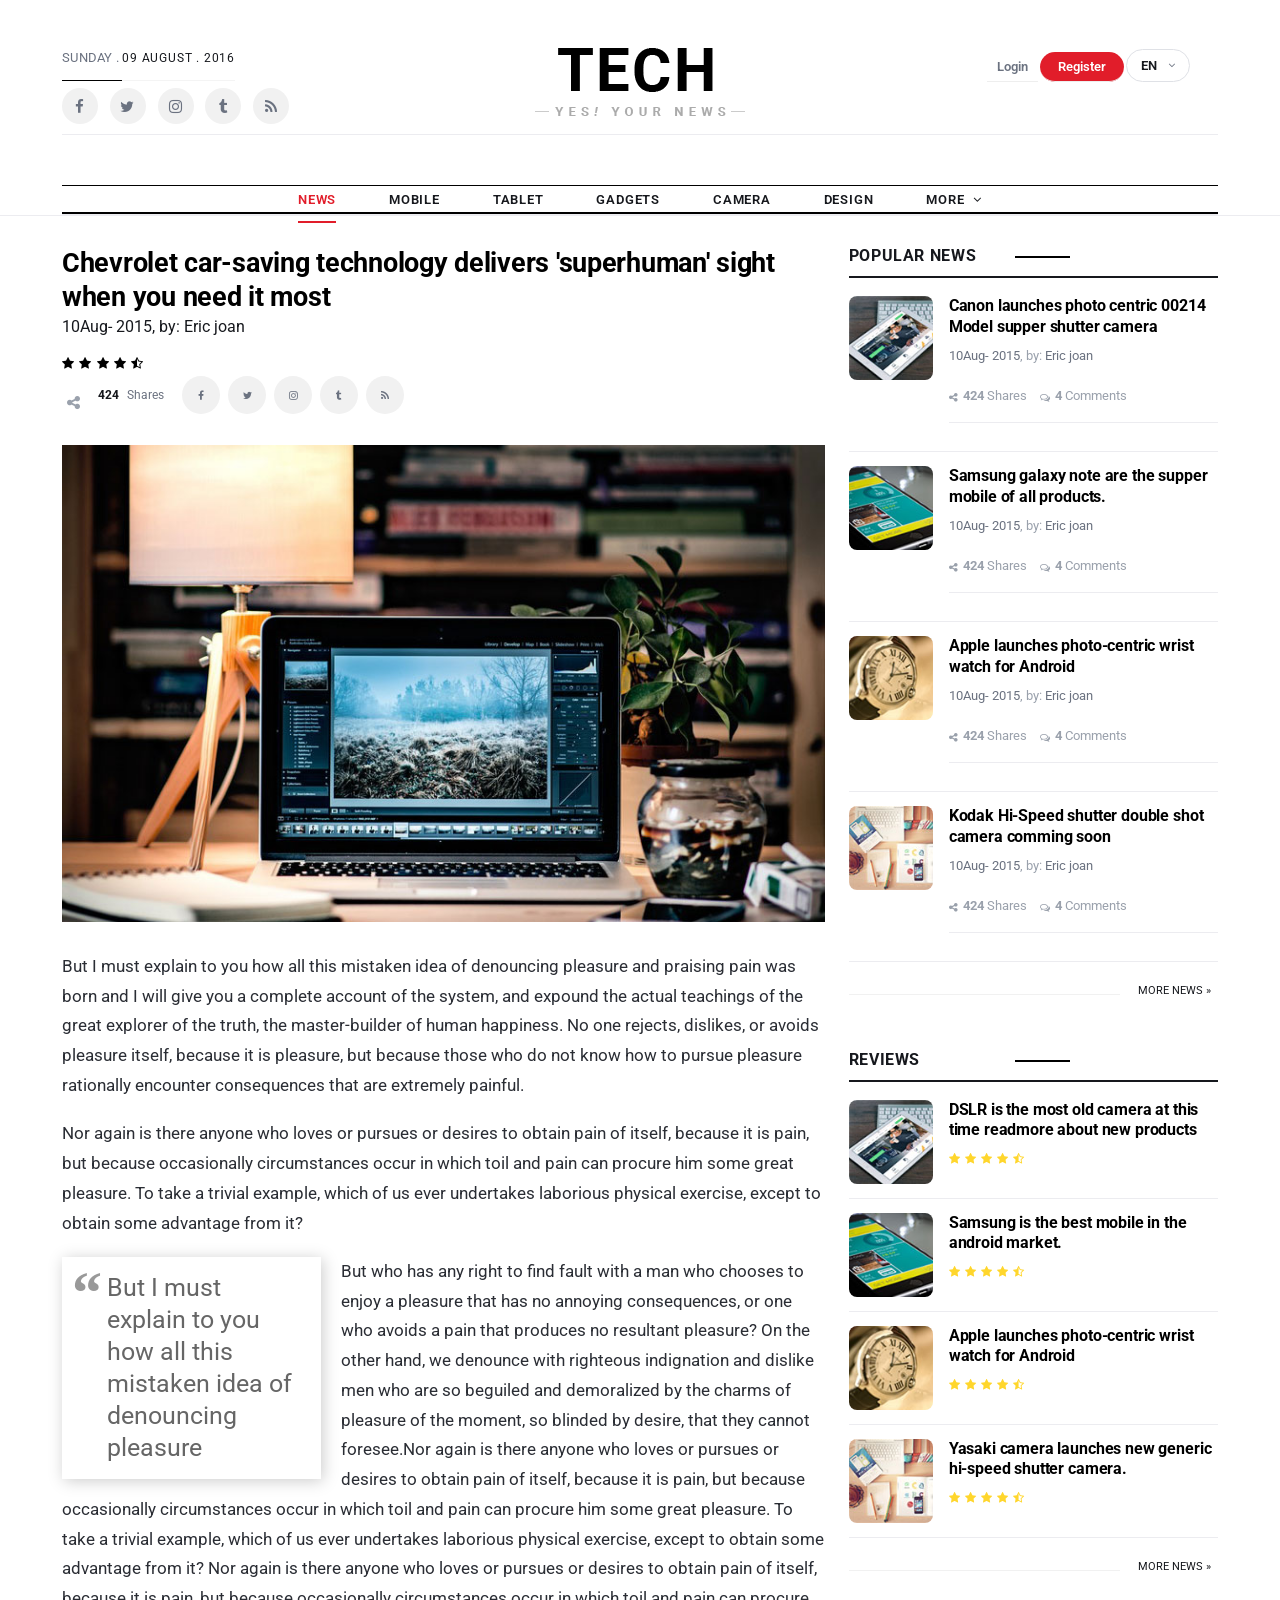
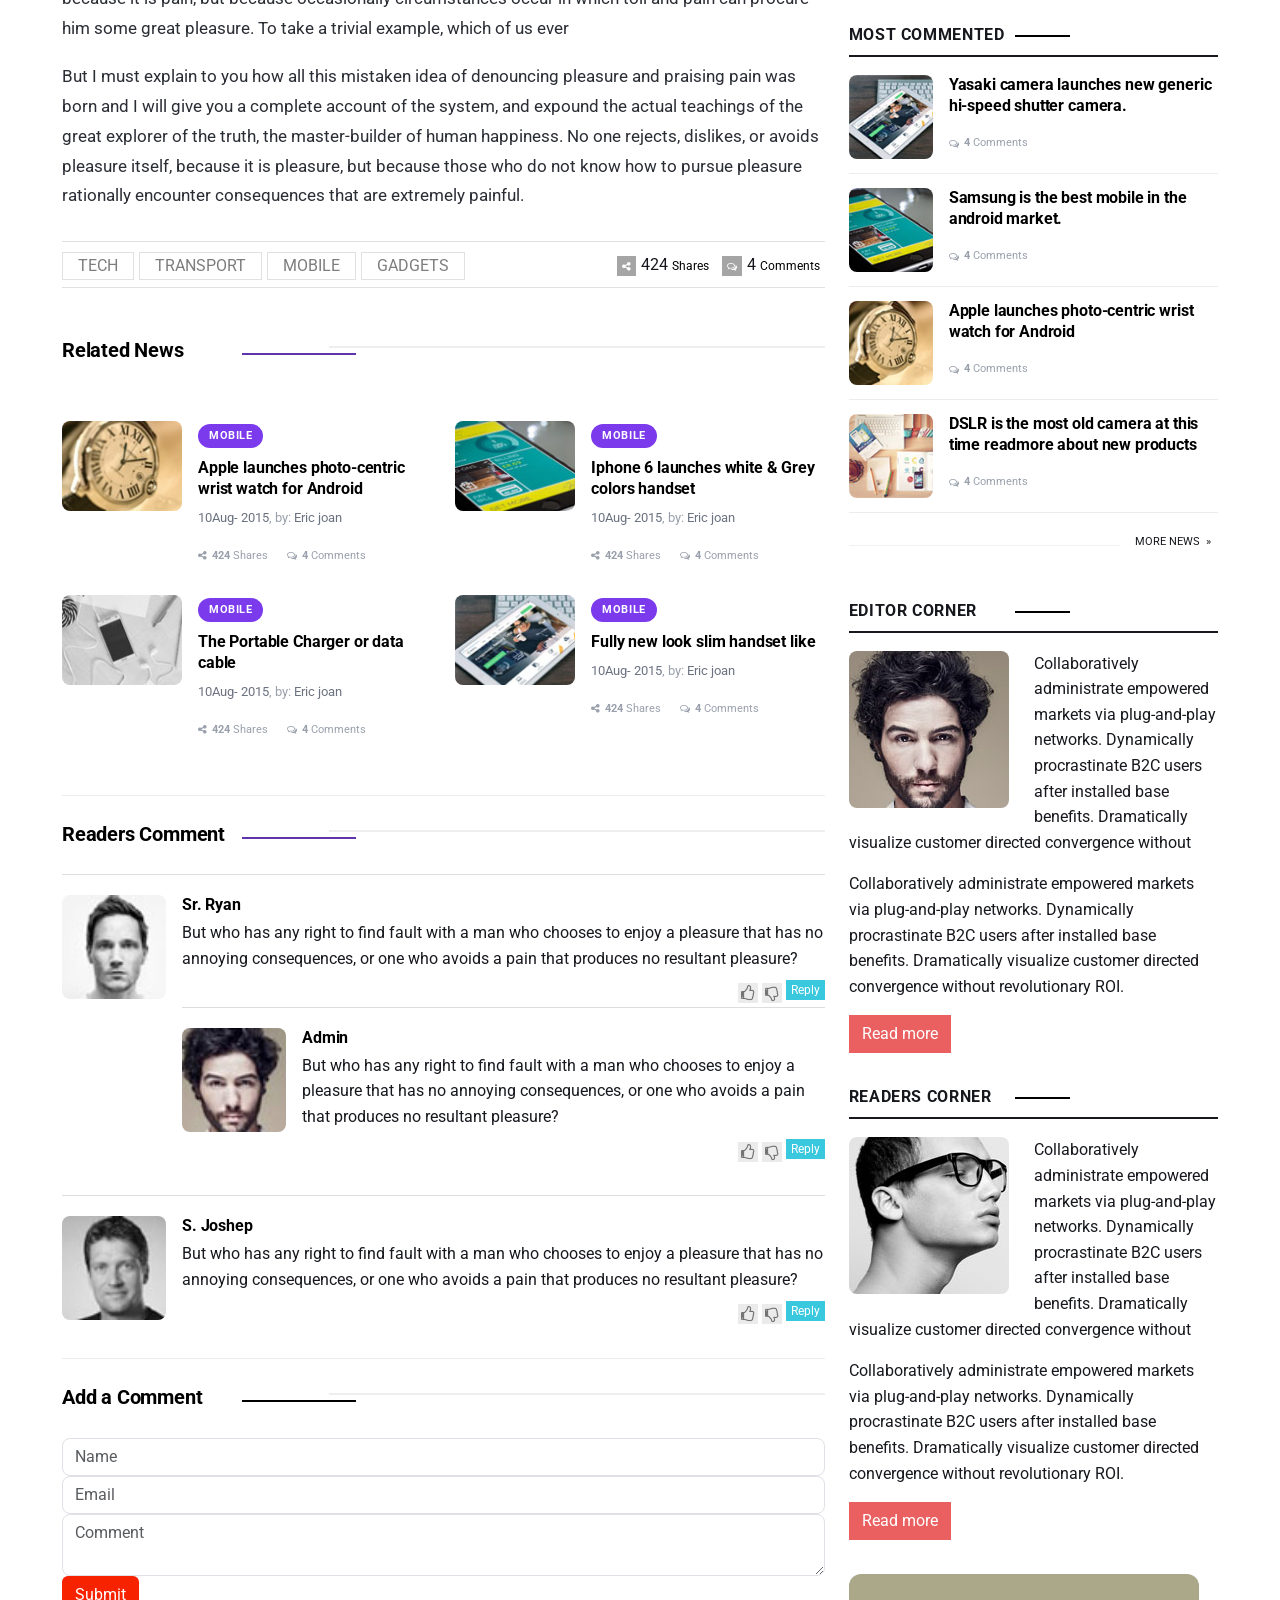
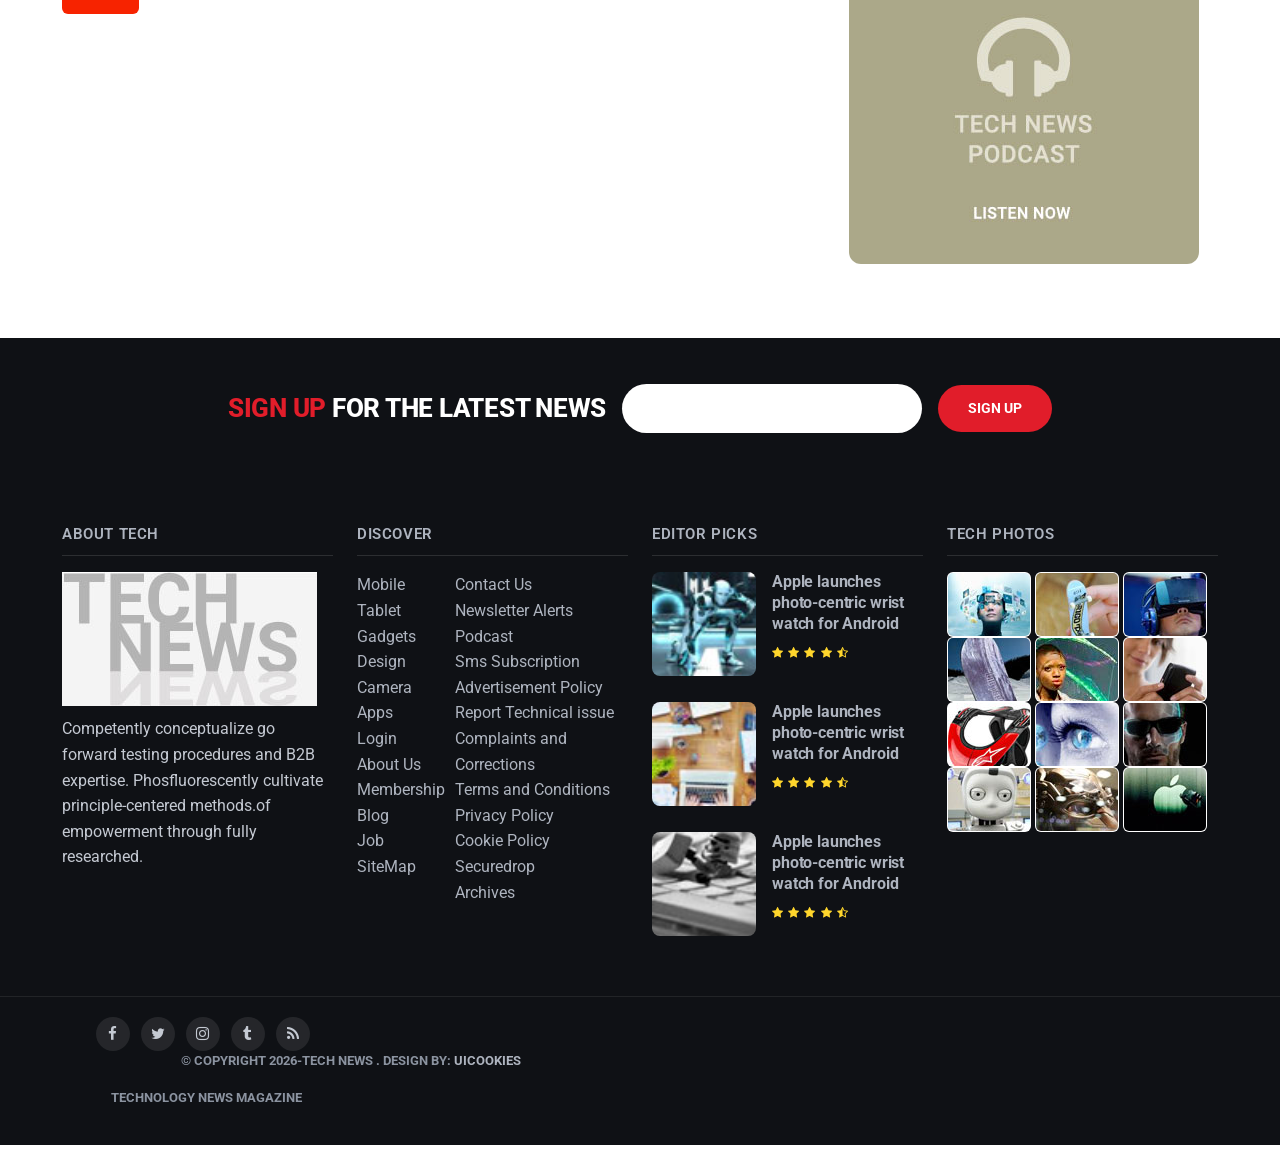
<file: html/single.html>
<!DOCTYPE html>
<html>
<head>
    <meta charset="utf-8">
    <meta http-equiv="X-UA-Compatible" content="IE=edge">
    <meta name="viewport" content="width=device-width, initial-scale=1">
    <title>TechNews - HTML and CSS Template</title>

    <!-- favicon -->
    <link href="assets/img/favicon.png" rel=icon>

    <!-- web-fonts -->
    <link href='https://fonts.googleapis.com/css?family=Roboto:100,300,400,700,500' rel='stylesheet' type='text/css'>

    <!-- Bootstrap -->
    <link href="assets/css/vendor/bootstrap.min.css" rel="stylesheet">

    <!-- font-awesome -->
    <link href="assets/fonts/font-awesome/font-awesome.min.css" rel="stylesheet">
    <!-- Mobile Menu Style -->

    <!-- Owl carousel -->
    <link href="assets/css/owl.carousel.css" rel="stylesheet">
    <link href="assets/css/owl.theme.default.min.css" rel="stylesheet">
    <!-- Theme Style -->
    <link href="assets/css/style.css" rel="stylesheet">
    <link href="assets/css/technews-bs5.css" rel="stylesheet">
    <link href="assets/css/technews-modern.css" rel="stylesheet">

    <!-- HTML5 shim and Respond.js for IE8 support of HTML5 elements and media queries -->
    <!-- WARNING: Respond.js doesn't work if you view the page via file:// -->
<meta name="robots" content="noindex, nofollow">
  </head>

<body id="page-top" data-bs-spy="scroll" data-bs-target=".navbar">
<div id="main-wrapper">
<!-- Page Preloader -->
<div id="preloader">
    <div id="status">
        <div class="status-mes"></div>
    </div>
</div>
<!-- preloader -->

<div class="uc-mobile-menu-pusher">
<div class="content-wrapper">
<section id="header_section_wrapper" class="header_section_wrapper">
    <div class="container">
        <div class="header-section">
            <div class="row">
                <div class="col-md-4">
                    <div class="left_section">
                                            <span class="date">
                                                Sunday .
                                            </span>
                        <!-- Date -->
                                            <span class="time">
                                                09 August . 2016
                                            </span>
                        <!-- Time -->
                        <div class="social">
                            <a class="icons-sm fb-ic"><i class="fa fa-facebook"></i></a>
                            <!--Twitter-->
                            <a class="icons-sm tw-ic"><i class="fa fa-twitter"></i></a>
                            <!--Google +-->
                            <a class="icons-sm inst-ic"><i class="fa fa-instagram"></i></a>
                            <!--Linkedin-->
                            <a class="icons-sm tmb-ic"><i class="fa fa-tumblr"></i></a>
                            <!--Pinterest-->
                            <a class="icons-sm rss-ic"><i class="fa fa-rss"></i></a>
                        </div>
                        <!-- Top Social Section -->
                    </div>
                    <!-- Left Header Section -->
                </div>
                <div class="col-md-4">
                    <div class="logo">
                        <a href="index.html"><img src="assets/img/logo.png" alt="Tech NewsLogo"></a>
                    </div>
                    <!-- Logo Section -->
                </div>
                <div class="col-md-4">
                    <div class="right_section">
                        <ul class="nav navbar-nav">
                            <li><a href="#">Login</a></li>
                            <li><a href="#">Register</a></li>
                            <li class="dropdown lang">
                                <button class="btn btn-default dropdown-toggle" type="button" id="dropdownMenu1"
                                        data-bs-toggle="dropdown" aria-haspopup="true" aria-expanded="false">En <i
                                        class="fa fa-angle-down"></i></button>
                                <ul class="dropdown-menu" aria-labelledby="dropdownMenu1">
                                    <li><a href="#">Bn</a></li>
                                </ul>
                            </li>
                        </ul>
                        <!-- Language Section -->

                        <ul class="nav-cta d-none d-sm-block">
                            <li class="dropdown"><a href="#" data-bs-toggle="dropdown" class="dropdown-toggle"><i
                                    class="fa fa-search"></i></a>
                                <ul class="dropdown-menu">
                                    <li>
                                        <div class="head-search">
                                            <form role="form">
                                                <!-- Input Group -->
                                                <div class="input-group">
                                                    <input type="text" class="form-control"
                                                           placeholder="Type Something"> <span class="input-group-btn">
                                                                            <button type="submit"
                                                                                    class="btn btn-primary">Search
                                                                            </button>
                                                                        </span></div>
                                            </form>
                                        </div>
                                    </li>
                                </ul>
                            </li>
                        </ul>
                        <!-- Search Section -->
                    </div>
                    <!-- Right Header Section -->
                </div>
            </div>
        </div>
        <!-- Header Section -->

        <div class="navigation-section">
            <nav class="navbar navbar-expand-lg m-menu navbar-default">
                <div class="container">
                    <!-- Brand and toggle get grouped for better mobile display -->
                    <div class="navbar-header">
                        <button type="button" class="navbar-toggler navbar-toggle collapsed" data-bs-toggle="collapse"
                                data-bs-target="#navbar-collapse-1"><span class="visually-hidden">Toggle navigation</span> <span
                                class="icon-bar"></span> <span class="icon-bar"></span> <span class="icon-bar"></span>
                        </button>
                    </div>
                    <!-- Collect the nav links, forms, and other content for toggling -->
                    <div class="collapse navbar-collapse" id="navbar-collapse-1">
                        <ul class="nav navbar-nav main-nav">
                            <li class="active"><a href="index.html">News</a></li>
                            <li><a href="category.html">Mobile</a></li>
                            <li><a href="blog.html">Tablet</a></li>
                            <li><a href="blog.html">Gadgets</a></li>
                            <li><a href="blog.html">Camera</a></li>
                            <li><a href="blog.html">Design</a></li>
                            <li class="dropdown m-menu-fw"><a href="#" data-bs-toggle="dropdown" class="dropdown-toggle">More
                                <span><i class="fa fa-angle-down"></i></span></a>
                                <ul class="dropdown-menu">
                                    <li>
                                        <div class="m-menu-content">
                                            <ul class="col-sm-3">
                                                <li class="dropdown-header">Widget Haeder</li>
                                                <li><a href="#">Awesome Features</a></li>
                                                <li><a href="#">Clean Interface</a></li>
                                                <li><a href="#">Available Possibilities</a></li>
                                                <li><a href="#">Responsive Design</a></li>
                                                <li><a href="#">Pixel Perfect Graphics</a></li>
                                            </ul>
                                            <ul class="col-sm-3">
                                                <li class="dropdown-header">Widget Haeder</li>
                                                <li><a href="#">Awesome Features</a></li>
                                                <li><a href="#">Clean Interface</a></li>
                                                <li><a href="#">Available Possibilities</a></li>
                                                <li><a href="#">Responsive Design</a></li>
                                                <li><a href="#">Pixel Perfect Graphics</a></li>
                                            </ul>
                                            <ul class="col-sm-3">
                                                <li class="dropdown-header">Widget Haeder</li>
                                                <li><a href="#">Awesome Features</a></li>
                                                <li><a href="#">Clean Interface</a></li>
                                                <li><a href="#">Available Possibilities</a></li>
                                                <li><a href="#">Responsive Design</a></li>
                                                <li><a href="#">Pixel Perfect Graphics</a></li>
                                            </ul>
                                            <ul class="col-sm-3">
                                                <li class="dropdown-header">Widget Haeder</li>
                                                <li><a href="#">Awesome Features</a></li>
                                                <li><a href="#">Clean Interface</a></li>
                                                <li><a href="#">Available Possibilities</a></li>
                                                <li><a href="#">Responsive Design</a></li>
                                                <li><a href="#">Pixel Perfect Graphics</a></li>
                                            </ul>
                                        </div>
                                    </li>
                                </ul>
                            </li>
                        </ul>
                    </div>
                    <!-- .navbar-collapse -->
                </div>
                <!-- .container -->
            </nav>
            <!-- .nav -->
        </div>
        <!-- .navigation-section -->
    </div>
    <!-- .container -->
</section>
<!-- header_section_wrapper -->

<section id="entity_section" class="entity_section">
<div class="container">
<div class="row">
<div class="col-md-8">
<div class="entity_wrapper">
    <div class="entity_title">
        <h1><a href="#">Chevrolet car-saving technology delivers 'superhuman' sight when you need it most</a></h1>
    </div>
    <!-- entity_title -->

    <div class="entity_meta"><a href="#" target="_self">10Aug- 2015</a>, by: <a href="#" target="_self">Eric joan</a>
    </div>
    <!-- entity_meta -->

    <div class="entity_rating">
        <i class="fa fa-star"></i>
        <i class="fa fa-star"></i>
        <i class="fa fa-star"></i>
        <i class="fa fa-star"></i>
        <i class="fa fa-star-half-full"></i>
    </div>
    <!-- entity_rating -->

    <div class="entity_social">
        <a href="#" class="icons-sm sh-ic">
            <i class="fa fa-share-alt"></i>
            <b>424</b> <span class="share_ic">Shares</span>
        </a>
        <a href="#" class="icons-sm fb-ic"><i class="fa fa-facebook"></i></a>
        <!--Twitter-->
        <a href="#" class="icons-sm tw-ic"><i class="fa fa-twitter"></i></a>
        <!--Google +-->
        <a href="#" class="icons-sm inst-ic"><i class="fa fa-instagram"></i></a>
        <!--Linkedin-->
        <a href="#" class="icons-sm tmb-ic"><i class="fa fa-tumblr"></i></a>
        <!--Pinterest-->
        <a href="#" class="icons-sm rss-ic"><i class="fa fa-rss"></i></a>
    </div>
    <!-- entity_social -->

    <div class="entity_thumb">
        <img class="img-fluid" src="assets/img/category_img_top.jpg" alt="feature-top">
    </div>
    <!-- entity_thumb -->

    <div class="entity_content">
        <p>
            But I must explain to you how all this mistaken idea of denouncing pleasure and praising
            pain was born and I will give you a complete account of the system, and expound the
            actual teachings of the great explorer of the truth, the master-builder of human
            happiness. No one rejects, dislikes, or avoids pleasure itself, because it is pleasure,
            but because those who do not know how to pursue pleasure rationally encounter
            consequences that are extremely painful.
        </p>

        <p>
            Nor again is there anyone who loves or pursues or desires to obtain pain of itself,
            because it is pain, but because occasionally circumstances occur in which toil and pain
            can procure him some great pleasure. To take a trivial example, which of us ever
            undertakes laborious physical exercise, except to obtain some advantage from it?
        </p>

        <blockquote class="float-start">But I must explain to you how all this mistaken idea of denouncing pleasure
        </blockquote>
        <p> But who has any right to find fault with a man who chooses to enjoy a pleasure that has
            no annoying consequences, or one who avoids a pain that produces no resultant pleasure?
            On the other hand, we denounce with righteous indignation and dislike men who are so
            beguiled and demoralized by the charms of pleasure of the moment, so blinded by desire,
            that they cannot foresee.Nor again is there anyone who loves or pursues or desires to
            obtain pain of itself, because it is pain, but because occasionally circumstances occur
            in which toil and pain can procure him some great pleasure. To take a trivial example,
            which of us ever undertakes laborious physical exercise, except to obtain some advantage
            from it? Nor again is there anyone who loves or pursues or desires to obtain pain of
            itself, because it is pain, but because occasionally circumstances occur in which toil
            and pain can procure him some great pleasure. To take a trivial example, which of us
            ever
        </p>

        <p>
            But I must explain to you how all this mistaken idea of denouncing pleasure and praising
            pain was born and I will give you a complete account of the system, and expound the
            actual teachings of the great explorer of the truth, the master-builder of human
            happiness. No one rejects, dislikes, or avoids pleasure itself, because it is pleasure,
            but because those who do not know how to pursue pleasure rationally encounter
            consequences that are extremely painful.
        </p>
    </div>
    <!-- entity_content -->

    <div class="entity_footer">
        <div class="entity_tag">
            <span class="blank"><a href="#">Tech</a></span>
            <span class="blank"><a href="#">Transport</a></span>
            <span class="blank"><a href="#">Mobile</a></span>
            <span class="blank"><a href="#">Gadgets</a></span>
        </div>
        <!-- entity_tag -->

        <div class="entity_social">
            <span><i class="fa fa-share-alt"></i>424 <a href="#">Shares</a> </span>
            <span><i class="fa fa-comments-o"></i>4 <a href="#">Comments</a> </span>
        </div>
        <!-- entity_social -->

    </div>
    <!-- entity_footer -->

</div>
<!-- entity_wrapper -->

<div class="related_news">
    <div class="entity_inner__title header_purple">
        <h2><a href="#">Related News</a></h2>
    </div>
    <!-- entity_title -->

    <div class="row">
        <div class="col-md-6">
            <div class="media">
                <div class="media-left">
                    <a href="#"><img class="media-object" src="assets/img/cat-mobi-sm1.jpg"
                                     alt="Generic placeholder image"></a>
                </div>
                <div class="media-body">
                    <span class="tag purple"><a href="category.html" target="_self">Mobile</a></span>

                    <h3 class="media-heading"><a href="single.html" target="_self">Apple launches photo-centric wrist
                        watch for Android</a></h3>
                    <span class="media-date"><a href="#">10Aug- 2015</a>,  by: <a href="#">Eric joan</a></span>

                    <div class="media_social">
                        <span><a href="#"><i class="fa fa-share-alt"></i>424</a> Shares</span>
                        <span><a href="#"><i class="fa fa-comments-o"></i>4</a> Comments</span>
                    </div>
                </div>
            </div>
            <div class="media">
                <div class="media-left">
                    <a href="#"><img class="media-object" src="assets/img/cat-mobi-sm3.jpg"
                                     alt="Generic placeholder image"></a>
                </div>
                <div class="media-body">
                    <span class="tag purple"><a href="category.html" target="_self">Mobile</a></span>

                    <h3 class="media-heading"><a href="single.html" target="_self">The Portable Charger or data
                        cable</a></h3>
                    <span class="media-date"><a href="#">10Aug- 2015</a>,  by: <a href="#">Eric joan</a></span>

                    <div class="media_social">
                        <span><a href="#"><i class="fa fa-share-alt"></i>424</a> Shares</span>
                        <span><a href="#"><i class="fa fa-comments-o"></i>4</a> Comments</span>
                    </div>
                </div>
            </div>
        </div>
        <div class="col-md-6">
            <div class="media">
                <div class="media-left">
                    <a href="#"><img class="media-object" src="assets/img/cat-mobi-sm2.jpg"
                                     alt="Generic placeholder image"></a>
                </div>
                <div class="media-body">
                    <span class="tag purple"><a href="category.html" target="_self">Mobile</a></span>

                    <h3 class="media-heading"><a href="single.html" target="_self">Iphone 6 launches white & Grey
                        colors handset</a></h3>
                    <span class="media-date"><a href="#">10Aug- 2015</a>,  by: <a href="#">Eric joan</a></span>

                    <div class="media_social">
                        <span><a href="#"><i class="fa fa-share-alt"></i>424</a> Shares</span>
                        <span><a href="#"><i class="fa fa-comments-o"></i>4</a> Comments</span>
                    </div>
                </div>
            </div>
            <div class="media">
                <div class="media-left">
                    <a href="#"><img class="media-object" src="assets/img/cat-mobi-sm4.jpg"
                                     alt="Generic placeholder image"></a>
                </div>
                <div class="media-body">
                    <span class="tag purple"><a href="category.html" target="_self">Mobile</a></span>
                    <a href="single.html" target="_self"><h3 class="media-heading">Fully new look slim handset
                        like</h3></a>
                    <span class="media-date"><a href="#">10Aug- 2015</a>,  by: <a href="#">Eric joan</a></span>

                    <div class="media_social">
                        <span><a href="#"><i class="fa fa-share-alt"></i>424</a> Shares</span>
                        <span><a href="#"><i class="fa fa-comments-o"></i>4</a> Comments</span>
                    </div>
                </div>
            </div>
        </div>
    </div>
</div>
<!-- Related news -->

<div class="widget_advertisement">
    <img class="img-fluid" src="assets/img/category_advertisement.jpg" alt="feature-top">
</div>
<!--Advertisement-->

<div class="readers_comment">
    <div class="entity_inner__title header_purple">
        <h2>Readers Comment</h2>
    </div>
    <!-- entity_title -->

    <div class="media">
        <div class="media-left">
            <a href="#">
                <img alt="64x64" class="media-object" data-src="assets/img/reader_img1.jpg"
                     src="assets/img/reader_img1.jpg" data-holder-rendered="true">
            </a>
        </div>
        <div class="media-body">
            <h2 class="media-heading"><a href="#">Sr. Ryan</a></h2>
            But who has any right to find fault with a man who chooses to enjoy a pleasure that has
            no annoying consequences, or one who avoids a pain that produces no resultant pleasure?

            <div class="entity_vote">
                <a href="#"><i class="fa fa-thumbs-o-up" aria-hidden="true"></i></a>
                <a href="#"><i class="fa fa-thumbs-o-down" aria-hidden="true"></i></a>
                <a href="#"><span class="reply_ic">Reply </span></a>
            </div>
            <div class="media">
                <div class="media-left">
                    <a href="#">
                        <img alt="64x64" class="media-object" data-src="assets/img/reader_img2.jpg"
                             src="assets/img/reader_img2.jpg" data-holder-rendered="true">
                    </a>
                </div>
                <div class="media-body">
                    <h2 class="media-heading"><a href="#">Admin</a></h2>
                    But who has any right to find fault with a man who chooses to enjoy a pleasure
                    that has no annoying consequences, or one who avoids a pain that produces no
                    resultant pleasure?

                    <div class="entity_vote">
                        <a href="#"><i class="fa fa-thumbs-o-up" aria-hidden="true"></i></a>
                        <a href="#"><i class="fa fa-thumbs-o-down" aria-hidden="true"></i></a>
                        <a href="#"><span class="reply_ic">Reply </span></a>
                    </div>
                </div>
            </div>
        </div>

    </div>
    <!-- media end -->

    <div class="media">
        <div class="media-left">
            <a href="#">
                <img alt="64x64" class="media-object" data-src="assets/img/reader_img3.jpg"
                     src="assets/img/reader_img3.jpg" data-holder-rendered="true">
            </a>
        </div>
        <div class="media-body">
            <h2 class="media-heading"><a href="#">S. Joshep</a></h2>
            But who has any right to find fault with a man who chooses to enjoy a pleasure that has
            no annoying consequences, or one who avoids a pain that produces no resultant pleasure?

            <div class="entity_vote">
                <a href="#"><i class="fa fa-thumbs-o-up" aria-hidden="true"></i></a>
                <a href="#"><i class="fa fa-thumbs-o-down" aria-hidden="true"></i></a>
                <a href="#"><span class="reply_ic">Reply </span></a>
            </div>
        </div>
    </div>
    <!-- media end -->
</div>
<!--Readers Comment-->

<div class="widget_advertisement">
    <img class="img-fluid" src="assets/img/category_advertisement.jpg" alt="feature-top">
</div>
<!--Advertisement-->

<div class="entity_comments">
    <div class="entity_inner__title header_black">
        <h2>Add a Comment</h2>
    </div>
    <!--Entity Title -->

    <div class="entity_comment_from">
        <form>
            <div class="form-group">
                <input type="text" class="form-control" id="inputName" placeholder="Name">
            </div>
            <div class="form-group">
                <input type="text" class="form-control" id="inputEmail" placeholder="Email">
            </div>
            <div class="form-group comment">
                <textarea class="form-control" id="inputComment" placeholder="Comment"></textarea>
            </div>

            <button type="submit" class="btn btn-submit red">Submit</button>
        </form>
    </div>
    <!--Entity Comments From -->

</div>
<!--Entity Comments -->

</div>
<!--Left Section-->

<div class="col-md-4">
<div class="widget">
    <div class="widget_title widget_black">
        <h2><a href="#">Popular News</a></h2>
    </div>
    <div class="media">
        <div class="media-left">
            <a href="#"><img class="media-object" src="assets/img/pop_right1.jpg" alt="Generic placeholder image"></a>
        </div>
        <div class="media-body">
            <h3 class="media-heading">
                <a href="single.html" target="_self">Canon launches photo centric 00214 Model supper shutter camera</a>
            </h3> <span class="media-date"><a href="#">10Aug- 2015</a>,  by: <a href="#">Eric joan</a></span>

            <div class="widget_article_social">
                <span>
                    <a href="single.html" target="_self"> <i class="fa fa-share-alt"></i>424</a> Shares
                </span> 
                <span>
                    <a href="single.html" target="_self"><i class="fa fa-comments-o"></i>4</a> Comments
                </span>
            </div>
        </div>
    </div>
    <div class="media">
        <div class="media-left">
            <a href="#"><img class="media-object" src="assets/img/pop_right2.jpg" alt="Generic placeholder image"></a>
        </div>
        <div class="media-body">
            <h3 class="media-heading">
                <a href="single.html" target="_self">Samsung galaxy note are the supper mobile of all products.</a>
            </h3>
            <span class="media-date"><a href="#">10Aug- 2015</a>,  by: <a href="#">Eric joan</a></span>

            <div class="widget_article_social">
                <span>
                    <a href="single.html" target="_self"> <i class="fa fa-share-alt"></i>424</a> Shares
                </span> 
                <span>
                    <a href="single.html" target="_self"><i class="fa fa-comments-o"></i>4</a> Comments
                </span>
            </div>
        </div>
    </div>
    <div class="media">
        <div class="media-left">
            <a href="#"><img class="media-object" src="assets/img/pop_right3.jpg" alt="Generic placeholder image"></a>
        </div>
        <div class="media-body">
            <h3 class="media-heading">
                <a href="single.html" target="_self">Apple launches photo-centric wrist watch for Android</a>
            </h3>
            <span class="media-date"><a href="#">10Aug- 2015</a>,  by: <a href="#">Eric joan</a></span>

            <div class="widget_article_social">
                <span>
                    <a href="single.html" target="_self"> <i class="fa fa-share-alt"></i>424</a> Shares
                </span> 
                <span>
                    <a href="single.html" target="_self"><i class="fa fa-comments-o"></i>4</a> Comments
                </span>
            </div>
        </div>
    </div>
    <div class="media">
        <div class="media-left">
            <a href="#"><img class="media-object" src="assets/img/pop_right4.jpg" alt="Generic placeholder image"></a>
        </div>
        <div class="media-body">
            <h3 class="media-heading">
                <a href="single.html" target="_self">Kodak Hi-Speed shutter double shot camera comming soon</a>
            </h3>
            <span class="media-date"><a href="#">10Aug- 2015</a>,  by: <a href="#">Eric joan</a></span>

            <div class="widget_article_social">
                <span>
                    <a href="single.html" target="_self"><i class="fa fa-share-alt"></i>424</a> Shares
                </span> 
                <span>
                    <a href="single.html" target="_self"><i class="fa fa-comments-o"></i>4</a> Comments
                </span>
            </div>
        </div>
    </div>
    <p class="widget_divider"><a href="#" target="_self">More News&nbsp;&raquo;</a></p>
</div>
<!-- Popular News -->

<div class="widget d-none d-sm-block m30">
    <img class="img-fluid adv_img" src="assets/img/right_add1.jpg" alt="add_one">
    <img class="img-fluid adv_img" src="assets/img/right_add2.jpg" alt="add_one">
    <img class="img-fluid adv_img" src="assets/img/right_add3.jpg" alt="add_one">
    <img class="img-fluid adv_img" src="assets/img/right_add4.jpg" alt="add_one">
</div>
<!-- Advertisement -->

<div class="widget d-none d-sm-block m30">
    <img class="img-fluid widget_img" src="assets/img/right_add5.jpg" alt="add_one">
</div>
<!-- Advertisement -->

<div class="widget reviews m30">
    <div class="widget_title widget_black">
        <h2><a href="#">Reviews</a></h2>
    </div>
    <div class="media">
        <div class="media-left">
            <a href="#"><img class="media-object" src="assets/img/pop_right1.jpg" alt="Generic placeholder image"></a>
        </div>
        <div class="media-body">
            <h3 class="media-heading">
                <a href="single.html" target="_self">DSLR is the most old camera at this time readmore about new
                    products</a>
            </h3> 
            <span class="rating">
                <i class="fa fa-star"></i>
                <i class="fa fa-star"></i>
                <i class="fa fa-star"></i>
                <i class="fa fa-star"></i>
                <i class="fa fa-star-half-full"></i>
            </span>
        </div>
    </div>
    <div class="media">
        <div class="media-left">
            <a href="#"><img class="media-object" src="assets/img/pop_right2.jpg" alt="Generic placeholder image"></a>
        </div>
        <div class="media-body"><h3 class="media-heading"><a href="single.html" target="_self">Samsung is the best
            mobile in the android market.</a></h3> <span class="rating">
                <i class="fa fa-star"></i>
                <i class="fa fa-star"></i>
                <i class="fa fa-star"></i>
                <i class="fa fa-star"></i>
                <i class="fa fa-star-half-full"></i>
            </span></div>
    </div>
    <div class="media">
        <div class="media-left">
            <a href="#"><img class="media-object" src="assets/img/pop_right3.jpg" alt="Generic placeholder image"></a>
        </div>
        <div class="media-body">
            <h3 class="media-heading">
                <a href="single.html" target="_self">Apple launches photo-centric wrist watch for Android</a>
            </h3> 
            <span class="rating">
                <i class="fa fa-star"></i>
                <i class="fa fa-star"></i>
                <i class="fa fa-star"></i>
                <i class="fa fa-star"></i>
                <i class="fa fa-star-half-full"></i>
            </span></div>
    </div>
    <div class="media">
        <div class="media-left">
            <a href="#"><img class="media-object" src="assets/img/pop_right4.jpg" alt="Generic placeholder image"></a>
        </div>
        <div class="media-body">
            <h3 class="media-heading">
                <a href="single.html" target="_self">Yasaki camera launches new generic hi-speed shutter camera.</a>
            </h3> 
            <span class="rating">
                <i class="fa fa-star"></i>
                <i class="fa fa-star"></i>
                <i class="fa fa-star"></i>
                <i class="fa fa-star"></i>
                <i class="fa fa-star-half-full"></i>
            </span></div>
    </div>
    <p class="widget_divider"><a href="#" target="_self">More News&nbsp;&raquo;</a></p>
</div>
<!-- Reviews News -->

<div class="widget d-none d-sm-block m30">
    <img class="img-fluid widget_img" src="assets/img/right_add6.jpg" alt="add_one">
</div>
<!-- Advertisement -->

<div class="widget m30">
    <div class="widget_title widget_black">
        <h2><a href="#">Most Commented</a></h2>
    </div>
    <div class="media">
        <div class="media-left">
            <a href="#"><img class="media-object" src="assets/img/pop_right1.jpg" alt="Generic placeholder image"></a>
        </div>
        <div class="media-body">
            <h3 class="media-heading">
                <a href="single.html" target="_self">Yasaki camera launches new generic hi-speed shutter camera.</a>
            </h3>

            <div class="media_social">
                <span><i class="fa fa-comments-o"></i><a href="#">4</a> Comments</span>
            </div>
        </div>
    </div>
    <div class="media">
        <div class="media-left">
            <a href="#"><img class="media-object" src="assets/img/pop_right2.jpg" alt="Generic placeholder image"></a>
        </div>
        <div class="media-body">
            <h3 class="media-heading">
                <a href="single.html" target="_self">Samsung is the best mobile in the android market.</a>
            </h3>

            <div class="media_social">
                <span><i class="fa fa-comments-o"></i><a href="#">4</a> Comments</span>
            </div>
        </div>
    </div>
    <div class="media">
        <div class="media-left">
            <a href="#"><img class="media-object" src="assets/img/pop_right3.jpg" alt="Generic placeholder image"></a>
        </div>
        <div class="media-body">
            <h3 class="media-heading">
                <a href="single.html" target="_self">Apple launches photo-centric wrist watch for Android</a>
            </h3>

            <div class="media_social">
                <span><i class="fa fa-comments-o"></i><a href="#">4</a> Comments</span>
            </div>
        </div>
    </div>
    <div class="media">
        <div class="media-left">
            <a href="#"><img class="media-object" src="assets/img/pop_right4.jpg" alt="Generic placeholder image"></a>
        </div>
        <div class="media-body">
            <h3 class="media-heading">
                <a href="single.html" target="_self">DSLR is the most old camera at this time readmore about new
                    products</a>
            </h3>

            <div class="media_social">
                <span><i class="fa fa-comments-o"></i><a href="#">4</a> Comments</span>
            </div>
        </div>
    </div>
    <p class="widget_divider"><a href="#" target="_self">More News&nbsp;&nbsp;&raquo; </a></p>
</div>
<!-- Most Commented News -->

<div class="widget m30">
    <div class="widget_title widget_black">
        <h2><a href="#">Editor Corner</a></h2>
    </div>
    <div class="widget_body"><img class="img-fluid left" src="assets/img/editor.jpg"
                                  alt="Generic placeholder image">

        <p>Collaboratively administrate empowered markets via plug-and-play networks. Dynamically procrastinate B2C
            users after installed base benefits. Dramatically visualize customer directed convergence without</p>

        <p>Collaboratively administrate empowered markets via plug-and-play networks. Dynamically procrastinate B2C
            users after installed base benefits. Dramatically visualize customer directed convergence without
            revolutionary ROI.</p>
        <button class="btn pink">Read more</button>
    </div>
</div>
<!-- Editor News -->

<div class="widget d-none d-sm-block m30">
    <img class="img-fluid add_img" src="assets/img/right_add7.jpg" alt="add_one">
    <img class="img-fluid add_img" src="assets/img/right_add7.jpg" alt="add_one">
    <img class="img-fluid add_img" src="assets/img/right_add7.jpg" alt="add_one">
    <img class="img-fluid add_img" src="assets/img/right_add7.jpg" alt="add_one">
</div>
<!--Advertisement -->

<div class="widget m30">
    <div class="widget_title widget_black">
        <h2><a href="#">Readers Corner</a></h2>
    </div>
    <div class="widget_body"><img class="img-fluid left" src="assets/img/reader.jpg"
                                  alt="Generic placeholder image">

        <p>Collaboratively administrate empowered markets via plug-and-play networks. Dynamically procrastinate B2C
            users after installed base benefits. Dramatically visualize customer directed convergence without</p>

        <p>Collaboratively administrate empowered markets via plug-and-play networks. Dynamically procrastinate B2C
            users after installed base benefits. Dramatically visualize customer directed convergence without
            revolutionary ROI.</p>
        <button class="btn pink">Read more</button>
    </div>
</div>
<!--  Readers Corner News -->

<div class="widget d-none d-sm-block m30">
    <img class="img-fluid widget_img" src="assets/img/podcast.jpg" alt="add_one">
</div>
<!--Advertisement-->
</div>
<!--Right Section-->

</div>
<!-- row -->

</div>
<!-- container -->

</section>
<!-- Entity Section Wrapper -->

<section id="subscribe_section" class="subscribe_section">
    <div class="row">
        <form action="#" method="post" class="form-horizontal">
            <div class="form-group form-group-lg">
                <label class="col-sm-6 control-label" for="formGroupInputLarge">
                    <h1><span class="red-color">Sign up</span> for the latest news</h1>
                </label>

                <div class="col-sm-3">
                    <input type="text" id="subscribe" name="subscribe" class="form-control input-lg">
                </div>
                <div class="col-sm-1">
                    <input type="submit" value="Sign Up" class="btn btn-large pink">
                </div>
                <div class="col-sm-2"></div>
            </div>
        </form>
    </div>
</section>
<!-- Subscriber Section -->

<section id="footer_section" class="footer_section">
    <div class="container">
        <hr class="footer-top">
        <div class="row">
            <div class="col-md-3">
                <div class="footer_widget_title"><h3><a href="category.html" target="_self">About Tech</a></h3></div>
                <div class="logo footer-logo">
                    <a title="fontanero" href="index.html">
                        <img src="assets/img/tech_about.jpg" alt="technews">
                    </a>

                    <p>Competently conceptualize go forward testing procedures and B2B expertise. Phosfluorescently
                        cultivate principle-centered methods.of empowerment through fully researched.</p>
                </div>
            </div>
            <div class="col-md-3">
                <div class="footer_widget_title">
                    <h3><a href="category.html" target="_self">Discover</a></h3>
                </div>
                <div class="row">
                    <div class="col-4">
                        <ul class="list-unstyled left">
                            <li><a href="#">Mobile</a></li>
                            <li><a href="#">Tablet</a></li>
                            <li><a href="#">Gadgets</a></li>
                            <li><a href="#">Design</a></li>
                            <li><a href="#">Camera</a></li>
                            <li><a href="#">Apps</a></li>
                            <li><a href="#">Login</a></li>
                            <li><a href="#">About Us</a></li>
                            <li><a href="#">Membership</a></li>
                            <li><a href="#">Blog</a></li>
                            <li><a href="#">Job</a></li>
                            <li><a href="#">SiteMap</a></li>
                        </ul>
                    </div>
                    <div class="col-8">
                        <ul class="list-unstyled">
                            <li><a href="#">Contact Us</a></li>
                            <li><a href="#">Newsletter Alerts</a></li>
                            <li><a href="#">Podcast</a></li>
                            <li><a href="#">Sms Subscription</a></li>
                            <li><a href="#">Advertisement Policy</a></li>
                            <li><a href="#">Report Technical issue</a></li>
                            <li><a href="#">Complaints and Corrections</a></li>
                            <li><a href="#">Terms and Conditions</a></li>
                            <li><a href="#">Privacy Policy</a></li>
                            <li><a href="#">Cookie Policy</a></li>
                            <li><a href="#">Securedrop</a></li>
                            <li><a href="#">Archives</a></li>
                        </ul>
                    </div>
                </div>
            </div>
            <div class="col-md-3">
                <div class="footer_widget_title">
                    <h3><a href="#" target="_self">Editor Picks</a></h3>
                </div>
                <div class="media">
                    <div class="media-left">
                        <a href="#"><img class="media-object" src="assets/img/editor_pic1.jpg"
                                         alt="Generic placeholder image"></a>
                    </div>
                    <div class="media-body">
                        <h3 class="media-heading">
                            <a href="single.html">Apple launches photo-centric wrist watch for Android</a>
                        </h3> 
                        <span class="rating">
                            <i class="fa fa-star"></i> 
                            <i class="fa fa-star"></i> 
                            <i class="fa fa-star"></i> 
                            <i class="fa fa-star"></i> 
                            <i class="fa fa-star-half-full"></i> 
                        </span>
                    </div>
                </div>
                <div class="media">
                    <div class="media-left">
                        <a href="#"><img class="media-object" src="assets/img/editor_pic2.jpg"
                                         alt="Generic placeholder image"></a>
                    </div>
                    <div class="media-body">
                        <h3 class="media-heading">
                            <a href="single.html">Apple launches photo-centric wrist watch for Android</a>
                        </h3> 
                        <span class="rating">
                            <i class="fa fa-star"></i> 
                            <i class="fa fa-star"></i> 
                            <i class="fa fa-star"></i> 
                            <i class="fa fa-star"></i> 
                            <i class="fa fa-star-half-full"></i> 
                        </span>
                    </div>
                </div>
                <div class="media">
                    <div class="media-left">
                        <a href="#"><img class="media-object" src="assets/img/editor_pic3.jpg"
                                         alt="Generic placeholder image"></a>
                    </div>
                    <div class="media-body">
                        <h3 class="media-heading">
                            <a href="single.html">Apple launches photo-centric wrist watch for Android</a>
                        </h3> 
                        <span class="rating">
                            <i class="fa fa-star"></i> 
                            <i class="fa fa-star"></i> 
                            <i class="fa fa-star"></i> 
                            <i class="fa fa-star"></i> 
                            <i class="fa fa-star-half-full"></i> 
                        </span>
                    </div>
                </div>
            </div>
            <div class="col-md-3">
                <div class="footer_widget_title">
                    <h3><a href="category.html" target="_self">Tech Photos</a></h3>
                </div>
                <div class="widget_photos">
                    <img class="img-thumbnail" src="assets/img/tech_photo1.jpg" alt="Tech Photos">
                    <img class="img-thumbnail" src="assets/img/tech_photo2.jpg" alt="Tech Photos">
                    <img class="img-thumbnail" src="assets/img/tech_photo3.jpg" alt="Tech Photos">
                    <img class="img-thumbnail" src="assets/img/tech_photo4.jpg" alt="Tech Photos">
                    <img class="img-thumbnail" src="assets/img/tech_photo5.jpg" alt="Tech Photos">
                    <img class="img-thumbnail" src="assets/img/tech_photo6.jpg" alt="Tech Photos">
                    <img class="img-thumbnail" src="assets/img/tech_photo7.jpg" alt="Tech Photos">
                    <img class="img-thumbnail" src="assets/img/tech_photo8.jpg" alt="Tech Photos">
                    <img class="img-thumbnail" src="assets/img/tech_photo9.jpg" alt="Tech Photos">
                    <img class="img-thumbnail" src="assets/img/tech_photo10.jpg" alt="Tech Photos">
                    <img class="img-thumbnail" src="assets/img/tech_photo11.jpg" alt="Tech Photos">
                    <img class="img-thumbnail" src="assets/img/tech_photo12.jpg" alt="Tech Photos">
                </div>

            </div>
        </div>
    </div>

    <div class="footer_bottom_Section">
        <div class="container">
            <div class="row">
                <div class="footer">
                    <div class="col-sm-3">
                        <div class="social">
                            <a class="icons-sm fb-ic"><i class="fa fa-facebook"></i></a>
                            <!--Twitter-->
                            <a class="icons-sm tw-ic"><i class="fa fa-twitter"></i></a>
                            <!--Google +-->
                            <a class="icons-sm inst-ic"><i class="fa fa-instagram"></i></a>
                            <!--Linkedin-->
                            <a class="icons-sm tmb-ic"><i class="fa fa-tumblr"></i></a>
                            <!--Pinterest-->
                            <a class="icons-sm rss-ic"><i class="fa fa-rss"></i></a>
                        </div>
                    </div>
                    <div class="col-sm-6">
                        <p>&copy; Copyright 2026-Tech News . Design by: <a href="https://uicookies.com">uiCookies</a> </p>
                    </div>
                    <div class="col-sm-3">
                        <p>Technology News Magazine</p>
                    </div>
                </div>
            </div>
        </div>
    </div>
</section>
</div>
<!-- #content-wrapper -->

</div>
<!-- .offcanvas-pusher -->

<a href="#" class="crunchify-top"><i class="fa fa-angle-up" aria-hidden="true"></i></a>

<div class="uc-mobile-menu uc-mobile-menu-effect">
    <button type="button" class="close" aria-hidden="true" data-bs-toggle="offcanvas"
            id="uc-mobile-menu-close-btn">&times;</button>
    <div>
        <div>
            <ul id="menu">
                <li class="active"><a href="blog.html">News</a></li>
                <li><a href="category.html">Mobile</a></li>
                <li><a href="blog.html">Tablet</a></li>
                <li><a href="category.html">Gadgets</a></li>
                <li><a href="blog.html">Camera</a></li>
                <li><a href="category.html">Design</a></li>
                <li class="dropdown m-menu-fw"><a href="#" data-bs-toggle="dropdown" class="dropdown-toggle">More
                    <span><i class="fa fa-angle-down"></i></span></a>
                    <ul class="dropdown-menu">
                        <li>
                            <div class="m-menu-content">
                                <ul class="col-sm-3">
                                    <li class="dropdown-header">Widget Haeder</li>
                                    <li><a href="#">Awesome Features</a></li>
                                    <li><a href="#">Clean Interface</a></li>
                                    <li><a href="#">Available Possibilities</a></li>
                                    <li><a href="#">Responsive Design</a></li>
                                    <li><a href="#">Pixel Perfect Graphics</a></li>
                                </ul>
                                <ul class="col-sm-3">
                                    <li class="dropdown-header">Widget Haeder</li>
                                    <li><a href="#">Awesome Features</a></li>
                                    <li><a href="#">Clean Interface</a></li>
                                    <li><a href="#">Available Possibilities</a></li>
                                    <li><a href="#">Responsive Design</a></li>
                                    <li><a href="#">Pixel Perfect Graphics</a></li>
                                </ul>
                                <ul class="col-sm-3">
                                    <li class="dropdown-header">Widget Haeder</li>
                                    <li><a href="#">Awesome Features</a></li>
                                    <li><a href="#">Clean Interface</a></li>
                                    <li><a href="#">Available Possibilities</a></li>
                                    <li><a href="#">Responsive Design</a></li>
                                    <li><a href="#">Pixel Perfect Graphics</a></li>
                                </ul>
                                <ul class="col-sm-3">
                                    <li class="dropdown-header">Widget Haeder</li>
                                    <li><a href="#">Awesome Features</a></li>
                                    <li><a href="#">Clean Interface</a></li>
                                    <li><a href="#">Available Possibilities</a></li>
                                    <li><a href="#">Responsive Design</a></li>
                                    <li><a href="#">Pixel Perfect Graphics</a></li>
                                </ul>
                            </div>
                        </li>
                    </ul>
                </li>
            </ul>
        </div>
    </div>
</div>
<!-- .uc-mobile-menu -->

</div>
<!-- #main-wrapper -->

<!-- jquery Core-->

<!-- Bootstrap -->

<!-- Theme Menu -->

<!-- Owl carousel -->

<!-- Theme Script -->
<script src="assets/js/vendor/bootstrap.bundle.min.js"></script>
<script src="assets/js/custom.js"></script>
</body>

</html>
</file>
<file: html/assets/css/style.css>
/*
/*
Template Name: Tech News
Description: HTML5 / CSS3 One Page
Version: 1.0
Author: uiCookies.com
*/


/*------------------------------------------------------------------
[Table of contents]

1. Header
    - left
           - date
           - year
        - middle
       - logo	
        - right
           - share
           - language dropdown


           

    font-family: 'PT Serif', serif;

    font-family: 'Bangers', cursive;

    font-family: 'Vidaloka', serif;

    font-family: 'Limelight', cursive;


           
# [Color codes]

# Body  (text): #888
# Heading Color #0E1555
# Theme Color (link color) #FD367E
# Mid grey (sub header) #666666
# -------------------------------------------------------------------*/

body {
    font-family: 'Roboto', serif;
    font-size: 13px;
    line-height: 21px;
    color: #7d7d7d;
    background: #ffffff;
}


/* --------------------------------------
 * Global Typography
 *------------------------------------------*/

h1,
h2,
h3,
h4,
h5,
h6 {
    font-family: 'Roboto', serif;
    color: #000;
    margin-top: 10px;
    margin-bottom: 10px;
}

h1 {
    font-size: 1.7em;
    line-height: 1.3em;
    font-weight: 500;
}

h2 {
    font-size: 20px;
    line-height: 26px;
    font-weight: 700;
}

h3 {
    font-size: 14px;
    line-height: 18px;
    font-weight: 500;
}

h4 {
    font-size: 1.7em;
    line-height: 1.7em;
    font-weight: 500;
}

h5 {
    font-size: 20px;
    line-height: 25px;
    font-weight: 400;
}

h6 {
    font-size: 15px;
    line-height: 17px;
    font-weight: normal;
}


/* --------------------------------------
 * LINK STYLE
 *------------------------------------------*/

a {
    color              : #010101;
    text-decoration    : none;
    -webkit-transition : all 0.3s ease 0s;
    -moz-transition    : all 0.3s ease 0s;
    -o-transition      : all 0.3s ease 0s;
    transition         : all 0.3s ease 0s;
}

a,
a:active,
a:focus,
a:active {
    text-decoration : none;
    outline         : none
}

a:hover,
a:focus {
    color: #58c4dc;
    text-decoration: none;
}

ul {
    margin: 0;
    padding: 0;
    list-style: none;
}


/* --------------------
   Section Background
   -------------------*/

.gray-bg {
    background-color: #f0f1f3;
    padding: 80px 0;
}

.white-bg {
    background-color: #fff;
}


/* --------------------
 *  main Wrapper
 * -------------------*/

.m16 {
    margin-top: 16px;
}

.m30 {
    margin-top: 30px;
}

section {
    margin-top: 30px;
}

.subscribe_section{
    padding: 30px;
}
/* --------------------
   Breadcrumb Section
   -------------------*/

.breadcrumb{
    background-color: #fff;
    text-transform: uppercase;
}
.breadcrumb > li a{
    color: #ccc;
}
.breadcrumb > li + li:before{
    content: "\00BB";
    font-size: 18px;   
}
.breadcrumb > .active{
    color: #ccc;
}

/* --------------------
   Header Section
   -------------------*/

.header_section_wrapper{
    margin: 0 !important;
    padding-top: 30px;
}

.header-section .logo {
    text-align: center;
    margin: 0 auto;
}

.header-section .left_section {
    text-transform: uppercase;
    font-size: 12px;
    letter-spacing: 0.8px;
}

.header-section .date {
    border-bottom: 1px solid #000;
    padding-bottom: 15px;
}

.header-section .time {
    border-bottom: 1px solid #f4f4f4;
    padding-bottom: 15px;
}

.header-section .social {
    margin-top: 20px;
}

.header-section .social i {
    width: 35px;
    height: 35px;
    line-height: 35px;
    cursor: pointer;
}
.header-section .social i::first-child{
    color: #eee;
}

.right_section .nav {
    float: right;
}

.right_section .lang i {
    margin-left: 5px;
}

.right_section .btn {
    border: none;
    text-transform: uppercase;
    font-size: 12px;
    padding: 3px 10px 15px;
}

.right_section .navbar-nav > li:first-child a:after {
    content: " /";
    margin-left: 5px;
}

.right_section .navbar-nav > li:last-child {
    border-bottom: 1px solid #000;
}

.right_section .navbar-nav > li > a {
    padding: 0 6px 15px;
    text-transform: uppercase;
    letter-spacing: 0.8px;
    color: #7d7d7d;
    font-size: 12px;
    border-bottom: 1px solid #eee;
}

.right_section .nav-cta {
    float: right;
    top: 45px;
    left: 171px;
    position: relative;
    -webkit-transition: all .3s ease-in-out;
    -moz-transition: all .3s ease-in-out;
    transition: all .3s ease-in-out;
    border-bottom: 1px solid #eee;
}

.right_section .nav-cta > li > a {
    display: inline-block;
    color: #333;
    width: 20px;
    height: 34px;
    line-height: 34px;
    text-align: center;
}

.right_section .dropdown-menu {
    left: auto;
    right: 0;
}

.right_section .head-search {
    width: 370px;
}

.right_section .head-search {
    padding: 8px;
}

.right_section .form-control {
    height: 40px;
}

.head-search .btn {
    padding: 11px 20px;
}

.right_section .navbar-nav > li > a:hover,
.right_section .btn:hover {
    color: #3a71b4;
    background-color: #fff;
}

.right_section .lang .dropdown-menu {
    padding: 2px 0;
    margin: 18px 0 0;
    min-width: 50%;
}

.search-menu .search-button {
    margin-top: 10px;
    padding-bottom: 5px;
    color: #000;
    float: right;
    border-bottom: 1px solid #a1a1a1;
}

.search-menu .form-group {
    margin-bottom: 0;
}

.search-menu .input-group .form-control {
    width: 90%;
}

@media screen and (max-width: 768px) {
    .header-section {
        text-align: center;
    }
    .header-section .logo {
        margin-top: 30px;
    }
    .right-menu .navbar-nav li {
        float: left;
        margin: 0 auto;
    }
    .header-section .right_section {
        display: inline-flex;
        position: relative;
        text-align: center;
        margin: 0 auto;
    }
    .header-section .top_menu {
        float: none;
    }
    .header-section .top_menu li {
        float: left;
    }
    .overlay.active {
        background-color: rgba(34, 62, 125, 0.91) !important;
    }
    .header-section .btn {
        margin-top: 19px;
        height: 42px;
    }
    .right-menu .nav {
        float: left;
        margin-top: 20px;
    }
}


/*-----------------------------
 NAVIGATION STYLE
--------------------------------*/


/*Navigation*/

.navigation-section i {
    margin-left: 5px;
}

.navigation-section .navbar-default {
    border-top: 1px solid #000;
    border-bottom: 2px solid #000;
    margin-top: 50px;
    background: transparent;
    border-radius: 0;
}

@media screen and (max-width: 768px) {
    .navbar-collapse.collapse {
        display: none !important;
    }
    .navigation-section .navbar-default {
        border: none;
        margin: 0;
        display: inline;
        padding: 0;
    }
}

@media (min-width: 768px) {
    .navigation-section .navbar-nav {
        margin: 0 18%;
    }
    .navbar-default {
        background-color: #fff;
        padding: 5px 0;
        border-color: transparent;
        -webkit-transition: all .5s ease-in-out;
        -moz-transition: all .5s ease-in-out;
        transition: all .5s ease-in-out;
    }
    .navbar-right .dropdown-menu {
        right: auto;
    }
}

.navbar-default {
    margin-bottom: 0;
}

.navbar-brand {
    padding-top: 0;
    padding-bottom: 0;
    height: 40px;
}

.navbar-default .navbar-nav > li {
    margin-right: 17px;
}

.navbar-default .navbar-nav > li:last-child {
    margin-right: 0px;
}

.navbar-default .navbar-nav > li > a {
    color: #000;
    padding: 8px 17px;
    text-transform: uppercase;
    font-weight: bold;
}

.navbar-default .navbar-nav > .active > a,
.navbar-default .navbar-nav > .active > a:focus,
.navbar-default .navbar-nav > .active > a:hover {
    background-color: transparent;
}

.navbar-default .navbar-nav > li > a:focus,
.navbar-default .navbar-nav > li > a:hover {
    color: #000;
}


/*Dropdown Menu*/

.dropdown-menu {
    display: inherit;
    top: 80% !important;
    padding: 0;
    font-size: 13px;
    opacity: 0;
    visibility: hidden;
    border-radius: 0;
    box-shadow: 0px 0px 0px #fff;
    -webkit-transition: all 0.3s ease 0s;
    -moz-transition: all 0.3s ease 0s;
    -o-transition: all 0.3s ease 0s;
    transition: all 0.3s ease 0s;
    -webkit-transform: translateY(50px);
    -moz-transform: translateY(50px);
    transform: translateY(50px);
}

.dropdown:hover .dropdown-menu {
    display: block;
    margin-top: 28px !important;
    opacity: 1;
    visibility: visible;
    -webkit-transform: translateY(0);
    -moz-transform: translateY(0);
    transform: translateY(0);
}

.dropdown-menu::before {
    top: -30px;
    content: "";
    position: absolute;
    width: 100%;
    height: 30px;
    display: block;
}

.dropdown-header {
    font-size: 13px;
    line-height: 30px;
    font-weight: 800;
    color: #000;
    text-transform: uppercase;
}

.navigation-section .dropdown-menu li a {
    display: block;
    font-size: 13px;
    line-height: 30px;
    color: #000;
    padding: 3px 20px;
}

.dropdown-menu li a:hover {
    color: #31aae2;
    background-color: #f5f5f5;
    padding-left: 25px;
}

.dropdown-menu > .active > a,
.dropdown-menu > .active > a:focus,
.dropdown-menu > .active > a:hover {
    color: #31aae2;
    background-color: #f5f5f5;
    padding-left: 25px;
}

.navbar-default .navbar-nav > .open > a,
.navbar-default .navbar-nav > .open > a:focus,
.navbar-default .navbar-nav > .open > a:hover {
    color: #000000;
    background-color: transparent;
}


/*Mega Menu*/

.m-menu .nav,
.m-menu .collapse,
.m-menu .dropup,
.m-menu .dropdown {
    position: static;
}

.m-menu .container {
    position: relative;
}

.m-menu .dropdown-menu {
    left: auto;
}

.m-menu .m-menu-content {}

.m-menu .dropdown.m-menu-fw .dropdown-menu {
    left: 0;
    right: 30px;
}

.m-menu-content ul {
    border-right: 1px solid #f5f5f5;
    padding: 20px;
}

.m-menu-content ul:last-of-type {
    border-right: 0;
}

@media (max-width: 768px) {
    .navbar-toggle {
        display: block;
    }
}

.navigation-section .navbar-header {
    position: absolute;
    bottom: 285px;
    left: 0px;
    background: #333;
}

.navbar-toggle {
    margin: 0;
    border: 0;
    border-radius: 0;
}

.navbar-default .navbar-toggle:focus,
.navbar-default .navbar-toggle:hover {
    background-color: transparent;
}

.navbar-toggle .icon-bar {
    width: 14px;
    height: 3px;
}

.navbar-default .navbar-toggle .icon-bar {
    background-color: #ffffff;
}

.navbar-toggle .icon-bar + .icon-bar {
    margin-top: 2px;
}


/*uc-mobile-menu*/

.uc-mobile-menu {}

.uc-mobile-menu-container > div {
    visibility: hidden;
}

#menu {
    margin: 50px 40px;
}

#menu > li {
    text-transform: uppercase;
}

#menu > li:last-child {
    border-bottom: 0;
}

#menu > li ul li {
    margin-left: 0;
    color: #999999;
}

#menu li a {
    display: block;
    text-decoration: none;
    color: #777777;
    padding: 10px 0;
    font-size: 16px;
    border-bottom: 1px dotted #444;
}

#menu li a:hover,
#menu li.active a {
    color: #ffffff;
}


/*Mobile Menu Close*/

.uc-mobile-menu .close {
    position: absolute;
    right: 0;
    top: 0;
    color: #ffffff;
    text-shadow: none;
    filter: alpha(opacity=50);
    opacity: .5;
    width: 44px;
    height: 44px;
    -webkit-transition: all 0.3s ease 0s;
    -moz-transition: all 0.3s ease 0s;
    -o-transition: all 0.3s ease 0s;
    transition: all 0.3s ease 0s;
}

.uc-mobile-menu .close:hover {
    opacity: 1;
}


/* ---------------------------------------------- /*
 * Rating style
/* ---------------------------------------------- */

.rating {
    font-size: 12px;
    margin-top: 1px;
}

.rating i {
    display: inline-block;
    position: relative;
    width: 1.1em;
    color: transparent;
    cursor: pointer;
    color: #ffd62c;
}


/* ---------------------------------------------- /*
 * Feature Tech News
/* ---------------------------------------------- */

.feature_static_last_wrapper {
    margin-top: 30px;
}

.feature_article_inner {
    background: #fff;
    position: absolute;
    bottom: 0;
    padding: 15px 30px;
    left: 10%;
    width: 80%;
}

.feature_article_content {
    margin-top: 10px;
    font-size: 15px;
}

.feature_article_date {
    margin-top: 10px;
}
.article_wrapper{
    margin-bottom: 30px;   
}

@media screen and (max-width: 768px) {
    .feature_article_title h1 {
        font-size: 15px;
        line-height: 18px;
    }
    .feature_article_date,
    .feature_article_content {
        font-size: 10px;
        line-height: 13px;
    }
    .feature_article_date {
        margin-top: 5px;
    }
    .feature_news_section .feature_news_item {
        margin-bottom: 30px;
    }
    .feature_news_section .feature_article_body {
        width: 85%;
    }
    .feature_article_inner {
        padding: 0 20px 5px;
    }
    .feature_article_wrapper {
        margin-bottom: 30px;
    }
}


/* ---------------------------------------------- /*
 * Owl Carousel Slider for Blog
/* ---------------------------------------------- */

#feature-news-carousel .item img {
    display: block;
    width: 100%;
    height: auto;
}
.right_category_image{
    margin-left: -30px;
}
.carousel-control.left,
.carousel-control.right {
    background-image: none;
}

.carousel-control .fa-chevron-left,
.carousel-control .fa-chevron-right,
.carousel-control .icon-prev {
    margin-left: -10px;
}

.carousel-control .fa-chevron-left,
.carousel-control .fa-chevron-right,
.carousel-control .icon-next,
.carousel-control .icon-prev {
    width           : 30px;
    height          : 30px;
    font-size       : 30px;
}

.carousel-control .fa-chevron-left,
.carousel-control .icon-prev {
    left            : 50%;
    margin-left     : -10px;
}

.carousel-control .fa-chevron-left,
.carousel-control .fa-chevron-right,
.carousel-control .icon-next,
.carousel-control .icon-prev {
    position        : absolute;
    top             : 50%;
    z-index         : 5;
    display         : inline-block;
    margin-top      : -10px;
}

@media screen and (max-width: 768px) {
    .right_category_image{
        margin-left: 0px;
    }
}

/* ---------------------------------------------- /*
 * Category Tech News
/* ---------------------------------------------- */

.article_title {
    background-color: #fff;
    z-index         : 3;
}

.article_title:after {
    position        : relative;
    display         : inline-block;
    bottom          : 35px;
    left            : 25%;
    content         : " ";
    width           : 75%;
    border-top      : 2px solid #eee;
    z-index         : 1;
}

.header_purple h2:after {
    display         : table;
    position        : relative;
    left            : 100px;
    bottom          : 10px;
    height          : 2px;
    content         : " ";
    text-shadow     : none;
    width           : 15%;
    background-color: #5f35ac;
    z-index         : 2;
}

.header_pink h2:after {
    display         : table;
    position        : relative;
    left            : 100px;
    bottom          : 10px;
    height          : 2px;
    content         : " ";
    text-shadow     : none;
    width           : 15%;
    background-color: #ea6060;
    z-index         : 2;
}

.header_blue h2:after {
    display         : table;
    position        : relative;
    left            : 100px;
    bottom          : 10px;
    height          : 2px;
    content         : " ";
    text-shadow     : none;
    width           : 15%;
    background-color: #2196F3;
    z-index         : 2;
}

.header_black h2:after {
    display         : table;
    position        : relative;
    left            : 100px;
    bottom          : 10px;
    height          : 2px;
    content         : " ";
    text-shadow     : none;
    width           : 15%;
    background-color: #000;
    z-index         : 2;
}

.header_orange h2:after {
    display         : table;
    position        : relative;
    left            : 100px;
    bottom          : 10px;
    height          : 2px;
    content         : " ";
    text-shadow     : none;
    width           : 15%;
    background-color: #ff8400;
    z-index         : 2;
}

.category_article_body {
    position        : relative;
    bottom          : 0;
    left            : 0;
    right           : 0;
}
.category_article_list{
    margin-top: 30px;
}
.category_article_wrapper {
    margin-bottom   : 50px;
}

.category_article_image,
.top_article_img {
    margin-bottom   : 15px;
}

.category_article_wrapper .media-heading {
    margin-top      : 5px;
}

.media_social {
    margin-top      : 15px;
    color           : #000;
}

.media_social i {
    margin-right    : 10px;
    color           : #fff;
    width           : 15px;
    height          : 15px;
    line-height     : 15px;
    font-size       : 10px;
    text-align      : center;
    background-color: #a5a5a5;
}

.media_social span {
    color           : #a5a5a5;
    margin-right    : 10px;
    font-size       : 11px;
}

.media_social a {
    font-weight     : bold;
}

.category_article_content {
    margin-top      : 20px;
    font-size       : 15px;
}

.category_article_date:after {
    position        : absolute;
    margin          : 0;
    height          : 1px;
    right           : 25px;
    bottom          : 62%;
    content         : " ";
    width           : 50%;
    background-color: #eee;
}

@media screen and (max-width: 768px) {
    .top_article_img {
        margin-top  : 15px;
    }
    .category_article_date:after {
        position    : relative;
        display     : inline-table;
        left        : 5px;
        bottom      : 3px;
        width       : 40%;
    }
}

.category_article_wrapper .blockquote {
    display         : block;
    background      : #efecec;
    padding         : 25px 0px 25px 45px;
    box-shadow      : none;
    margin-bottom   : 15px;
    position        : relative;
    font-size       : 16px;
    line-height     : 1.2;
    color           : #666;
    width           : 100%;
    float           : left;
    border          : none
}

.category_section {
    margin-top: 20px;
}

.category_article_star {
    margin-bottom: 10px;
    margin-top: 10px;
}

.related_news,.readers_comment,.entity_comments{
     margin-top: 50px;
}
.related_news .media{
    margin-top: 30px;
}

.entity_rating{
    font-size: 13px;
    margin-top: 15px;
}
.entity_rating i{
    display: inline-block;
    position: relative;
    width: 1.1em;
    cursor: pointer;
    color: #000;
}

.entity_social {
    margin-bottom: 30px;
}
.entity_social i{
    padding: 5px;
    margin-top: 15px;
    margin-right: 5px;
    color: #fff;
    font-size: 10px;
    background-color: #a5a5a5;
}
.entity_social a {
    margin-right: 5px;
    font-size: 12px;
    color: #000;
}

.entity_social .share_ic {
    color: #7d7d7d;
    font-weight: normal;
}

.entity_social .fa-facebook {
    background-color: #316ab1;
}

.entity_social .fa-twitter {
    background-color: #249db1;
}

.entity_social .fa-ge {
    background-color: #f7a1c5;
}

.entity_social .fa-google-plus {
    background-color: #ea5f5f;
}

.entity_social .fa-rss {
    background-color: #fd9b00;
}

.entity_social .arrow {
    font-size: 22px;
    font-weight: 600;
    color: #000;
}

.entity_content{
    margin-top: 30px;
    margin-bottom: 30px;
}

.entity_content blockquote {
    display: block;
    padding: 15px 20px 15px 45px;
    margin: 0px 20px 15px 0px;
    position: relative;
    font-size: 25px;
    line-height: 32px;
    color: #666;
    width: 34%;
    border: none ;
    -moz-box-shadow: 2px 2px 15px #ccc;
    -webkit-box-shadow: 2px 2px 15px #ccc;
    box-shadow: 2px 2px 15px #ccc;
}

.entity_content blockquote::before {
    content: "\201C";
    font-family: Georgia, serif;
    font-size: 60px;
    font-weight: bold;
    color: #999;
    position: absolute;
    left: 10px;
    top: 20px;
}

.entity_content blockquote::after {
    content: "";
}

.entity_content blockquote a {
    text-decoration: none;
    background: #eee;
    cursor: pointer;
    padding: 0 3px;
    color: #c76c0c;
}

.entity_content blockquote a:hover {
    color: #666;
}

.entity_content blockquote em {
    font-style: italic;
}

.entity_inner__title {
    background-color: #fff;
    z-index         : 3;
}

.entity_inner__title:after {
    position        : relative;
    display         : inline-block;
    bottom          : 35px;
    left            : 35%;
    content         : " ";
    width           : 65%;
    border-top      : 2px solid #eee;
    z-index         : 1;
}
.entity_inner__title h2:after{
    left: 180px;
}
.entity_vote {
    padding: 10px 0 0;
    text-align: right;
}

.entity_vote i {
    width: 20px;
    height: 20px;
    line-height: 20px;
    background: #ebebeb;
    text-align: center;
    color: #747474;
}

.entity_vote .reply_ic {
    padding: 3px 5px;
    vertical-align: top;
    color: #fff;
    font-size: 12px;
    background-color: rgb(58, 200, 222);
}

.entity_footer {
    border-top: 1px solid #e1e1e1;
    border-bottom: 1px solid #e1e1e1;
    padding-top: 10px;
    padding-bottom: 35px;
}

.entity_footer .entity_tag span{
    float: left;
    border: 1px solid #e1e1e1;
    padding-top: 0px;
    padding-bottom: 0px;
    padding-left: 15px;
    padding-right: 15px;
    margin-right: 5px;
    text-transform: uppercase;
}
.entity_footer .entity_tag a{
    color: #7d7d7d;
}
.entity_footer .entity_tag a:hover,.entity_footer .entity_tag a:focus{
    color: #58c4dc;
}

.entity_footer .entity_social {
    float: right;
    margin-bottom: 0;
}
.entity_footer .entity_social i{
    margin-top: 0;
}

.readers_comment .media {
    padding: 15px 0 0;
    border-top: 1px solid #e5e5e5;
    margin-bottom: 15px;
}

/* ---------------------------------------------- /*
 * Social Style
/* ---------------------------------------------- */

.article_social {
    margin-top: 30px;
    color: #000;
}

.article_social i {
    padding: 5px;
    margin-right: 5px;
    color: #fff;
    font-size: 10px;
    background-color: #a5a5a5;
}

.article_social span {
    color: #a5a5a5;
    margin-right: 10px;
}

.article_social a {
    margin-right: 5px;
    font-weight: bold;
}

.article_social .reply_ic {
    padding: 4px;
    margin-right: 5px;
    color: #fff;
    font-size: 10px;
    text-align: center;
    width: 22px;
    background-color: #a5a5a5;
}

@media screen and (max-width: 768px) {
    .article_social{
        margin-top: 10px;
    }
    .article_social span{
        font-size: 11px;
    }
}

/* ---------------------------------------------- /*
 * Readers Comment Section
/* ---------------------------------------------- */

.readers_comment .form-control {
    border-radius: 0;
    padding: 20px;
}

.readers_comment .btn {
    border-radius: 0;
    padding: 9px 30px;
}

.readers_comment.form_section {
    width: 50%;
}

.readers_comment .form_group {
    margin-bottom: 15px;
}

.readers_comment .media:first-child {
    border-radius: 0;
    border: none;
}

.readers_comment .media {
    border-top: 1px solid #ddd;
    padding-top: 20px;
}


/* ---------------------------------------------- /*
 * Video Section
/* ---------------------------------------------- */

.video_section .well {
    padding: 50px;
    border-radius: 0;
    border: none;
    background-color: rgba(239, 239, 239, 0.69);
}

.video_section .embed-responsive-4by3 {
    padding-bottom: 55%;
}

.category_article_wrapper .embed-responsive-4by3 {
    padding-bottom: 40%;
    margin-bottom: 0;
}

.embed-responsive-4by3 {
    padding-bottom: 35%;
}

/* ---------------------------------------------- /*
 * Subscribe Style
/* ---------------------------------------------- */

.subscribe_section .form-horizontal .form-group-lg .control-label{
    padding-top: 0;
}
.subscribe_section h1 {
    text-transform: uppercase;
}

.subscribe_section .btn {
    border-radius: 0;
    padding: 8px 20px;
    text-transform: uppercase;
}

/* ---------------------------------------------- /*
 * Sidebar Style
/* ---------------------------------------------- */

.widget {
    position: relative;
    display: block;
    margin-bottom: 30px;
}

.widget_title {
    background-color: #fff;
    z-index: 3;
}

.widget_title:after {
    position: relative;
    display: inline-block;
    bottom: 35px;
    left: 52%;
    content: " ";
    width: 50%;
    border-top: 2px solid #eee;
    z-index: 1;
}

.widget_black h2:after {
    display: table;
    position: relative;
    left: 45%;
    bottom: 10px;
    height: 2px;
    content: " ";
    text-shadow: none;
    width: 15%;
    background-color: #000;
    z-index: 2;
}

.widget i:hover {
    color: #f7510f;
    cursor: pointer;
}

.widget_adv {
    text-align: center;
    margin: 30px;
}

.widget_advertisement {
    text-align: center;
    margin: 30px 0;
}

.widget_body img {
    float: left;
    position: relative;
    margin-right: 25px;
}

.widget .add_img {
    display: inline-block;
    padding: 12px 12px;
}

.widget .media {
    margin-top: 0;
    margin-bottom: 30px;
}

.widget .media-heading {
    margin-bottom: 5px;
    font-size: 15px;
    line-height: 18px;
}

.widget .media-date {
    color: #b2b0b0;
}

.widget_article_social {
    color: #a5a5a5;
    margin-top: 15px;
}

.widget_article_social i {
    padding: 5px;
    margin-right: 5px;
    color: #fff;
    font-size: 10px;
    background-color: #a5a5a5;
}

.widget_article_social span {
    margin-right: 10px;
}

.widget_article_social a {
    font-weight: bold;
}

.widget_img {
    text-align: center;
    margin: 0 auto;
}

.widget .adv_img {
    display: inline-block;
}

.widget_body .btn {
    border-radius: 0;
}

.widget hr {
    border-color: #e0e0e0;
}

.widget-title hr {
    border-width: 4px;
    margin-bottom: 0;
}

.widget-title hr:before {
    width: 80px;
    background-color: #ddd;
    display: block;
    height: 4px;
    position: relative;
    content: "";
    top: -4px;
}
.widget_divider {
    display: inline-block;
    vertical-align: baseline;
    zoom: 1;
    width: 98%;
    position: relative;
    text-align: right;
    text-transform: uppercase;
    font-size: 11px;
}

.widget_divider::after {
    content: '';
    display: block;
    width: 75%;
    left: 0;
    text-align: right;
    position: absolute;
    top: 12px;
    border-top: 1px solid #f1f1f1;
}

/* ---------------------------------------------- /*
 * Divider Style
/* ---------------------------------------------- */

.divider {
    display: inline-block;
    vertical-align: baseline;
    zoom: 1;
    width: 98%;
    position: relative;
    text-align: right;
    text-transform: uppercase;
    font-size: 11px;
}

.divider::after {
    content: '';
    display: block;
    width: 87%;
    left: 0;
    text-align: right;
    position: absolute;
    top: 1em;
    border-top: 1px solid #f1f1f1;
}

.tag {
    padding: 3px 5px;
    font-size: 11px;
}

.tag a,.tag_lg a {
    color: #fff;
}

.tag_lg {
    padding: 3px 8px;
    left: 5%;
    text-transform: uppercase;
    bottom: 100%;
    position: absolute;
    display: inline-block;
}

@media screen and (max-width: 768px) {
    .tag_lg {
        font-size: 12px;
        padding: 3px 8px;
    }

    .media-body .tag {
        margin-top: 0px;
        padding: 1px 5px;
        display: inline-table;
    }
}

.red-color {
    color: #f72300;
}

.red {
    background-color: #f72300;
    color: #fff;
}

.green {
    background-color: #aac648;
    color: #fff;
}

.blue {
    background-color: #2196F3;
    color: #fff;
}

.pink {
    background-color: #ea6060;
    color: #fff;
}

.black {
    background-color: #000000;
    color: #fff;
}

.orange {
    background-color: #ff8400;
    color: #fff;
}

.purple {
    background-color: #5f35ac;
    color: #fff;
}


/*------------------------------------------------
 pagination style
-----------------------------------------------*/

.pagination_section {
    border-top: 1px solid #eee;
    border-bottom: 1px solid #eee;
    margin-top: 30px;
    margin-bottom: 30px;
}

.pagination > li:first-child > a,
.pagination > li:first-child > span {
    border-radius: 0;
}

.pagination > li:last-child > a,
.pagination > li:last-child > span {
    border-radius: 0;
}

.pagination > li > a,
.pagination > li > span {
    color: #101010;
    background-color: #eee;
    border-radius: 0;
    margin-right: 4px;
}

.pagination > li > a:focus,
.pagination > li > a:active {
    background-color: #e25b5b;
}


/*------------------------------------------------
 footer-top style
-----------------------------------------------*/

.footer_section{
    padding: 30px;
}
.footer-top {
    border-top: 2px solid #000;
    margin-top: 0;
}
.footer-top hr{
    margin-top: 0px; 
    margin-bottom: 30px;
}

.footer-top ul li a {
    font-size: 13px;
    padding: 2px 2px 2px 0;
}

.footer-top ul li > a:focus,
.footer-top ul li > a:hover {
    text-decoration: underline;
}

.footer-top .media{
    margin-top: 0px;
    margin-bottom: 15px;
}
.footer-logo img {
    margin-bottom: 10px;
}

.footer-top i {
    color: #000;
    cursor: pointer;
}

.footer-top i:hover {
    color: #f7510f;
    cursor: pointer;
}

.footer-top h4 {
    color: #888;
    margin-bottom: 1.5em;
}

.footer_section .widget_photos img {
    border: none;
    padding: 1px;
}
.footer_widget_title h3 {
    text-transform: uppercase;
    color: #2c9eb0;
    font-weight: 600;
}

.footer_widget_title:after {
    position: relative;
    display: inline-block;
    bottom: 35px;
    left: 58%;
    content: " ";
    width: 40%;
    border-top: 2px solid #eee;
    z-index: 1;
}

.footer_widget_title h3:after {
    display: table;
    position: relative;
    left: 115px;
    bottom: 10px;
    height: 2px;
    content: " ";
    text-shadow: none;
    width: 15%;
    background-color: #2c9eb0;
    z-index: 2;
}


/*------------------------------------------------
 footer bottom style
-----------------------------------------------*/

.footer_bottom_Section {
    border-top: 2px solid #000;
    padding: 30px 0;
    text-transform: uppercase;
    text-align: center;
    margin-top: 30px;
}

.footer_bottom_Section p {
    font-weight: bold;
    text-shadow: #000;
    color: #000;
}
.footer_bottom_Section .social i {
    width: 30px;
    height: 30px;
    line-height: 30px;
    margin-right: 10px;
    cursor: pointer;
    color: #000;
}
.footer_widget_title {
    background-color: #fff;
    z-index: 3;
}

/* ---------------------------------------------- /*
 * Preloader
/* ---------------------------------------------- */

#preloader {
    bottom: 0;
    left: 0;
    position: fixed;
    right: 0;
    top: 0;
    z-index: 9999;
}


/* ---------------------------------------------- /*
 * Scroll Top Wrapper
/* ---------------------------------------------- */

.crunchify-top {
    display: none;
    position: fixed;
    bottom: 40px;
    right: 15px;
    width: 30px;
    height: 30px;
    line-height: 30px;
    background-color: rgb(58, 200, 222);
    text-decoration: none;
    border-radius: 4px;
    color: #fff;
    font-size: 20px;
    text-align: center;
    cursor: pointer;
    z-index: 333;
}

.crunchify-top:hover {
    background-color: rgb(49, 160, 177);
    color: #fff;
}
</file>
<file: html/assets/css/technews-modern.css>
/* ============================================================
   TechNews — modern design layer (2026)
   A clean, contemporary news look over the existing markup.
   Loaded LAST so it wins. Keeps the layout simple.
   ============================================================ */

:root {
  --bg: #ffffff;
  --text: #16181d;
  --muted: #6b7280;
  --faint: #9aa1ac;
  --line: #ececf0;
  --line-strong: #dfe1e6;
  --accent: #e11d2a;                 /* news red */
  --link-hover: #b3111c;
  --radius: 12px;
  --radius-sm: 8px;
  --shadow: 0 1px 2px rgba(16,24,40,.05), 0 1px 3px rgba(16,24,40,.06);
  --shadow-hover: 0 14px 34px rgba(16,24,40,.12);
  --maxw: 1180px;
  --gap: 30px;
  --tag-red:#e11d2a; --tag-purple:#7c3aed; --tag-blue:#2563eb;
  --tag-orange:#ea580c; --tag-pink:#db2777; --tag-black:#16181d; --tag-green:#0f9d58;
}

/* ---------- base ---------- */
body {
  font-family: "Roboto", -apple-system, BlinkMacSystemFont, "Segoe UI", sans-serif;
  color: var(--text);
  background: var(--bg);
  font-size: 16px;
  line-height: 1.6;
  -webkit-font-smoothing: antialiased;
}
a { color: inherit; text-decoration: none; transition: color .15s ease; }
a:hover { color: var(--accent); }
img { max-width: 100%; height: auto; }
h1,h2,h3,h4 { font-family: inherit; font-weight: 700; letter-spacing: -.01em; line-height: 1.25; margin: 0; }
.container { max-width: var(--maxw); }

/* section rhythm */
.feature_news_section, .category_section, #footer_section { padding: 0; }
.category_section:not(.mobile):not(.tablet):not(.gadget):not(.camera):not(.design) { }
section, .category_section { margin-bottom: 8px; }

/* ---------- header ---------- */
.header_section_wrapper { border-bottom: 1px solid var(--line); }
.header-section { padding: 18px 0 10px; }
.left_section .date, .left_section p, .right_section .login, .right_section p { color: var(--muted); font-size: 12.5px; letter-spacing: .02em; }
.header-section .logo a, .logo.header-logo, .header-section h1 { letter-spacing: -.02em; }
.header_social a, .left_section .social a { color: var(--faint); margin-right: 14px; font-size: 15px; }
.header_social a:hover, .left_section .social a:hover { color: var(--accent); }

/* nav bar */
.navigation-section { border-top: 1px solid var(--line); border-bottom: 1px solid var(--line); }
.navbar.m-menu { padding: 0; }
.navbar-default .navbar-nav > li > a {
  color: var(--text) !important; font-weight: 600; font-size: 13px;
  letter-spacing: .06em; text-transform: uppercase; padding: 16px 16px !important;
  position: relative;
}
.navbar-default .navbar-nav > li > a:hover,
.navbar-default .navbar-nav > li.active > a { color: var(--accent) !important; }
.navbar-default .navbar-nav > li > a::after {
  content: ""; position: absolute; left: 16px; right: 16px; bottom: 0; height: 2px;
  background: var(--accent); transform: scaleX(0); transition: transform .18s ease;
}
.navbar-default .navbar-nav > li:hover > a::after,
.navbar-default .navbar-nav > li.active > a::after { transform: scaleX(1); }
.head-search .form-control { border-radius: 999px; border: 1px solid var(--line-strong); }
.nav-cta .btn-primary { background: var(--accent); border-color: var(--accent); border-radius: 999px; font-weight: 600; }

/* ---------- category tags / chips ---------- */
.tag, .tag_lg {
  display: inline-block; font-size: 11px; font-weight: 700; letter-spacing: .05em;
  text-transform: uppercase; color: #fff !important; padding: 4px 11px; border-radius: 999px;
  line-height: 1.5; margin-bottom: 10px;
}
.tag a, .tag_lg a { color: #fff !important; }
.tag.red, .tag_lg.red { background: var(--tag-red); }
.tag.purple, .tag_lg.purple { background: var(--tag-purple); }
.tag.blue, .tag_lg.blue { background: var(--tag-blue); }
.tag.orange, .tag_lg.orange { background: var(--tag-orange); }
.tag.pink, .tag_lg.pink { background: var(--tag-pink); }
.tag.black, .tag_lg.black { background: var(--tag-black); }
.tag.green, .tag_lg.green { background: var(--tag-green); }

/* ---------- meta + social ---------- */
.feature_article_date, .category_article_date, .widget_article_date { color: var(--faint); font-size: 12.5px; margin-bottom: 10px; }
.feature_article_date a, .category_article_date a { color: var(--muted); }
.feature_article_content, .category_article_content { color: var(--muted); font-size: 14.5px; line-height: 1.65; }
.article_social, .media_social, .widget_article_social span { color: var(--faint); font-size: 12.5px; }
.article_social span, .media_social span { margin-right: 16px; }
.article_social i, .media_social i { color: var(--faint); margin-right: 6px; }

/* ---------- FEATURED: clean CSS grid (fixes the col-md-7 + col-md-5 + col-md-5 = 17 overflow) ---------- */
@media (min-width: 768px) {
  .feature_news_section .row {
    display: grid;
    grid-template-columns: 1.7fr 1fr;
    grid-template-rows: 1fr 1fr;
    gap: var(--gap);
    margin: 0;
  }
  .feature_news_section .row > [class*="col-md-7"] { grid-row: 1 / span 2; grid-column: 1; }
  .feature_news_section .row > [class*="col-md-5"] { grid-column: 2; }
  .feature_news_section .row > [class*="col-md-"] { max-width: 100%; flex: none; width: auto; padding: 0; }
}
.feature_news_section { padding: 28px 0; }
.feature_article_wrapper, .feature_static_wrapper, .feature_static_last_wrapper {
  position: relative; height: 100%; border-radius: var(--radius); overflow: hidden;
  box-shadow: var(--shadow); background: #000;
}
.feature_article_img { height: 100%; }
.feature_article_img img { width: 100%; height: 100%; object-fit: cover; display: block; transition: transform .5s ease; }
.feature_article_wrapper:hover .feature_article_img img,
.feature_static_wrapper:hover .feature_article_img img,
.feature_static_last_wrapper:hover .feature_article_img img { transform: scale(1.04); }
.feature_article_inner {
  position: absolute; inset: auto 0 0 0; z-index: 2; padding: 22px 22px 20px;
  background: linear-gradient(to top, rgba(9,11,15,.92) 12%, rgba(9,11,15,.55) 55%, transparent);
  color: #fff;
}
.feature_article_inner .feature_article_title h1 a { color: #fff; }
.feature_article_wrapper .feature_article_title h1 { font-size: 26px; }
.feature_static_wrapper .feature_article_title h1,
.feature_static_last_wrapper .feature_article_title h1 { font-size: 17px; }
.feature_article_inner .feature_article_date,
.feature_article_inner .feature_article_date a { color: rgba(255,255,255,.8); }
.feature_article_inner .feature_article_content { color: rgba(255,255,255,.82); }
.feature_article_inner .article_social,
.feature_article_inner .article_social i,
.feature_article_inner .article_social a { color: rgba(255,255,255,.72); }
.feature_static_wrapper .feature_article_content,
.feature_static_last_wrapper .feature_article_content,
.feature_static_wrapper .article_social,
.feature_static_last_wrapper .article_social { display: none; }
.top_static_article_img, .feature_article_inner .tag_lg { position: static; }

/* ---------- category section headers ---------- */
.category_title, .cat_title, .category_section > .container > h2, .category_section h2.cat-head {
  font-size: 19px; text-transform: uppercase; letter-spacing: .04em;
}
.category_section .container { padding-top: 26px; }
/* generic "Mobile / Gadgets …" heading rows use an h2/h3 + a rule; give them air */
.category_section h2, .category_section h3 { margin-bottom: 18px; }

/* ---------- category article cards ---------- */
.category_article_wrapper { margin-bottom: 34px; }
.category_article_wrapper > .row { align-items: center; }
.top_article_img {
  display: block; border-radius: var(--radius); overflow: hidden; box-shadow: var(--shadow);
}
/* only the big featured image fills its column — NOT the small .media thumbnails */
.top_article_img img { width: 100%; object-fit: cover; transition: transform .5s ease; }
.top_article_img:hover img { transform: scale(1.04); }
.category_article_title h2 { font-size: 20px; margin: 4px 0 8px; }
.category_article_title h2 a:hover { color: var(--accent); }

/* ---------- Bootstrap 5 removed the .media object — restore it ----------
   Every small article card (category grids, sidebar Popular News, related
   news, comments, footer) uses .media/.media-left/.media-body/.media-object.
   Without it they stack a full-width image on top of the text = broken look. */
.media { display: flex; align-items: flex-start; margin-bottom: 26px; }
.media > .media-left, .media > .pull-left { flex-shrink: 0; margin-right: 16px; }
.media > .media-body, .media > .media-right { flex: 1; min-width: 0; }
.media .media-object { width: 104px; height: 104px; object-fit: cover; border-radius: var(--radius-sm); display: block; }
.media .media-heading { margin: 0 0 4px; font-size: 15.5px; line-height: 1.35; }
.media .media-heading a:hover { color: var(--accent); }
.media .media-date { color: var(--faint); font-size: 12.5px; }
.media .media-date a { color: var(--muted); }
.widget .media .media-object { width: 84px; height: 84px; }
.related_news .media .media-object { width: 120px; height: 90px; }
@media (max-width: 480px) { .media .media-object { width: 84px; height: 84px; } }

/* ---------- sidebar widgets ---------- */
.widget { margin-bottom: 34px; }
.widget_title { border-bottom: 2px solid var(--text); padding-bottom: 8px; margin-bottom: 18px; }
.widget_title h2, .widget_title h3 { font-size: 16px; text-transform: uppercase; letter-spacing: .04em; }
.widget_title.widget_black h2 a { color: var(--text); }
.widget_article_social, .widget .media { border-bottom: 1px solid var(--line); padding-bottom: 14px; margin-bottom: 14px; }
.widget img { border-radius: var(--radius-sm); }
.widget_advertisement, .advertisement, [class*="advertis"] img { border-radius: var(--radius-sm); }

/* ---------- single article ---------- */
.entity_content, .single_content, .single-article { font-size: 17px; line-height: 1.75; color: #2a2d34; }
.entity_content p { margin-bottom: 1.1em; }
.entity_content h1, .entity_content h2, .entity_content h3 { margin: 1.4em 0 .5em; }
.readers_comment, .entity_comments { border-top: 1px solid var(--line); padding-top: 26px; margin-top: 26px; }
.entity_comment_from .form-control, .comment .form-control { border-radius: var(--radius-sm); border: 1px solid var(--line-strong); }

/* ---------- footer ---------- */
#footer_section { background: #0f1115; color: #c4c9d2; margin-top: 40px; padding: 46px 0 0; }
#footer_section .footer-top, #footer_section hr { border-color: rgba(255,255,255,.08); display: none; }
.footer_widget_title h3 a { color: #fff; font-size: 15px; text-transform: uppercase; letter-spacing: .04em; }
#footer_section a { color: #aeb4bf; }
#footer_section a:hover { color: #fff; }
.footer_bottom_Section { border-top: 1px solid rgba(255,255,255,.08); margin-top: 34px; padding: 20px 0; }
.footer_bottom_Section .footer, .footer_bottom_Section p { color: #8b93a0; font-size: 13px; }

/* ---------- misc cleanups: kill dated boxes/borders ---------- */
.well { background: transparent; border: 0; box-shadow: none; padding: 0; }
.category_section, .feature_news_section { border: 0 !important; }

/* ---------- responsive ---------- */
@media (max-width: 767.98px) {
  .feature_article_wrapper .feature_article_title h1 { font-size: 21px; }
  .feature_static_wrapper, .feature_static_last_wrapper { margin-top: 18px; }
  .category_article_title h2 { font-size: 18px; }
}

/* ---------- remove leftover decorative accent lines from the old theme ---------- */
.widget_title:after,
.footer_widget_title:after,
.footer_widget_title h3:after,
.category_title:after, .cat_title:after,
.right_section:after, .navigation-section:after, .navigation-section:before,
.head-search:after { display: none !important; content: none !important; }
/* footer titles: clean accent underline instead of the old teal bar */
.footer_widget_title { border-bottom: 1px solid rgba(255,255,255,.12); padding-bottom: 10px; margin-bottom: 16px; }

/* kill the remaining pseudo-element accent lines (header-right login + featured) */
.right_section .navbar-nav > li:first-child a:after,
.right_section .navbar-nav li a:after,
.right_section a:after,
.feature_news_section:after, .feature_news_section:before,
.feature_article_wrapper:after, .feature_article_wrapper:before,
.feature_static_wrapper:after, .feature_static_last_wrapper:after,
.top_static_article_img:after { display: none !important; content: none !important; }

/* header search + language + mega dropdowns must stay closed until clicked
   (old style.css forced .dropdown-menu open, leaving stray bordered panels
   that overlapped the top-right of the featured area) */
.header_section_wrapper .dropdown-menu:not(.show),
.navigation-section .dropdown-menu:not(.show),
.right_section .dropdown-menu:not(.show) { display: none !important; }

/* neutralise the legacy dropdown hover-bridge spacer (transparent 30px ::before
   above every .dropdown-menu) — harmless but shows if pseudo bg is ever forced */
.dropdown-menu::before { display: none !important; content: none !important; }

/* video facades: real poster image + dark scrim so they read as video cards
   (they were plain black boxes that looked like failed image loads) */
.yt-facade { background-size: cover !important; background-position: center !important; background-repeat: no-repeat !important; }
.yt-facade::after { content: ""; position: absolute; inset: 0; background: rgba(12,14,20,.42); transition: background .2s ease; }
.yt-facade:hover::after { background: rgba(12,14,20,.20); }
.yt-facade .yt-play { position: relative; z-index: 2; }
.video_section .well { padding: 0; background: transparent; }
.video_section .ratio { border-radius: var(--radius-sm); overflow: hidden; box-shadow: var(--shadow); }
.video_section .ratio.m16 { margin-top: 24px; }

/* ---------- modern "Follow Us" widget (replaces dated image-ad follow blocks) ---------- */
.uic-follow-grid { display: grid; grid-template-columns: 1fr 1fr; gap: 10px; }
.uic-fw { display: flex; align-items: center; gap: 10px; padding: 12px 14px; border-radius: var(--radius-sm); color: #fff !important; font-size: 12.5px; line-height: 1.2; }
.uic-fw i { font-size: 20px; }
.uic-fw b { display: block; font-size: 15px; }
.uic-fw:hover { color: #fff !important; opacity: .92; }
.uic-fw.fb { background: #1877f2; }
.uic-fw.tw { background: #1d9bf0; }
.uic-fw.ig { background: linear-gradient(45deg,#f09433,#e6683c 30%,#dc2743 50%,#cc2366 75%,#bc1888); }
.uic-fw.in { background: #0a66c2; }

/* ---------- declutter: hide dated image ad-slots + self-promo banners ----------
   Target the ad images by src (right_add*.jpg) so the legit podcast.jpg box stays. */
.adv_img, img[src*="right_add"],
[class*="advertis"] img, img[src*="banner_ad"], img[src*="ad_banner"] { display: none !important; }
/* podcast box: give the legit image widget a clean rounded frame */
.widget_img[src*="podcast"] { border-radius: var(--radius); }
/* hide empty ad-placeholder widgets that now have no content */
.widget:empty { display: none; }

/* ---------- STRUCTURAL: tighten the featured grid (hero was 617px of dark ceiling) ---------- */
@media (min-width: 768px) {
  .feature_news_section .row { grid-template-rows: 232px 232px; }
  .feature_article_wrapper .feature_article_img img { object-position: center 62%; } /* focus below the dark ceiling + its bright edge line */
}

/* ============================================================
   HEADER 2026: modern social buttons + login/register + alignment
   ============================================================ */
/* circular social icon buttons with branded hover */
.left_section .social a.icons-sm, .header_social a {
  display: inline-flex; align-items: center; justify-content: center;
  width: 36px; height: 36px; border-radius: 50%; margin: 0 8px 0 0; padding: 0;
  background: color-mix(in srgb, var(--text) 6%, transparent);
  color: var(--muted); font-size: 15px; line-height: 1;
  transition: transform .18s ease, background .18s ease, color .18s ease;
}
.left_section .social a.icons-sm i { margin: 0; }
.left_section .social a.icons-sm:hover { color: #fff; transform: translateY(-2px); }
.icons-sm.fb-ic:hover { background:#1877f2; }
.icons-sm.tw-ic:hover { background:#1d9bf0; }
.icons-sm.inst-ic:hover, .icons-sm.insta-ic:hover { background:linear-gradient(45deg,#f09433,#e6683c 30%,#dc2743 55%,#cc2366 75%,#bc1888); }
.icons-sm.tmb-ic:hover { background:#36465d; }
.icons-sm.rss-ic:hover { background:#ee802f; }
.icons-sm.li-ic:hover { background:#0a66c2; }
.icons-sm.pin-ic:hover { background:#e60023; }

/* right section: align login / register / lang / search on one row */
.right_section { display: flex; align-items: center; justify-content: flex-end; gap: 8px; }
.right_section .nav.navbar-nav { flex-direction: row; align-items: center; gap: 2px; margin: 0; }
.right_section .nav-cta { margin: 0; display: flex; align-items: center; }
.right_section .nav.navbar-nav > li > a { padding: 7px 10px !important; font-size: 13px; text-transform: none; letter-spacing: 0; color: var(--text) !important; font-weight: 600; }
/* Login = quiet link, Register = accent pill */
.right_section .nav.navbar-nav > li:nth-child(1) > a { color: var(--muted) !important; }
.right_section .nav.navbar-nav > li:nth-child(1) > a:hover { color: var(--text) !important; }
.right_section .nav.navbar-nav > li:nth-child(2) > a {
  background: var(--accent); color: #fff !important; border-radius: 999px; padding: 7px 18px !important;
}
.right_section .nav.navbar-nav > li:nth-child(2) > a:hover { background: var(--link-hover); color:#fff !important; }
.right_section .lang .btn { border: 1px solid var(--line-strong); border-radius: 999px; padding: 5px 12px; color: var(--muted); background: transparent; }

/* main nav: even alignment + centered row */
.navbar-default .navbar-nav.main-nav { display: flex; align-items: center; justify-content: center; gap: 4px; width: 100%; }

/* branded hover must outrank the base .left_section .social a.icons-sm bg */
.left_section .social a.icons-sm.fb-ic:hover{background:#1877f2!important;color:#fff!important}
.left_section .social a.icons-sm.tw-ic:hover{background:#1d9bf0!important;color:#fff!important}
.left_section .social a.icons-sm.inst-ic:hover{background:linear-gradient(45deg,#f09433,#e6683c 30%,#dc2743 55%,#cc2366 75%,#bc1888)!important;color:#fff!important}
.left_section .social a.icons-sm.tmb-ic:hover{background:#36465d!important;color:#fff!important}
.left_section .social a.icons-sm.rss-ic:hover{background:#ee802f!important;color:#fff!important}

/* ---------- social icon glyph: dead-center in the circle ---------- */
.left_section .social a.icons-sm { line-height: 1; }
.left_section .social a.icons-sm i { display: flex; align-items: center; justify-content: center; width: 100%; height: 100%; margin: 0; font-size: 15px; }

/* ---------- language switcher: single caret, no underline, clean pill + menu ---------- */
.right_section .lang .dropdown-toggle {
  display: inline-flex; align-items: center; gap: 6px; border: 1px solid var(--line-strong);
  border-radius: 999px; padding: 6px 14px; color: var(--text); background: transparent;
  font-size: 13px; font-weight: 600; box-shadow: none;
}
.right_section .lang .dropdown-toggle:hover { border-color: var(--muted); }
.right_section .lang .dropdown-toggle i { font-size: 11px; color: var(--muted); }
.right_section .lang .dropdown-toggle::after { display: none !important; content: none !important; }  /* kill BS caret (keep fa chevron) */
.right_section .lang a::after, .right_section .lang::after, .right_section .lang .dropdown-toggle::before { content: none !important; border: 0 !important; }
.right_section .lang .dropdown-menu { border: 1px solid var(--line); border-radius: 10px; box-shadow: var(--shadow-hover); padding: 6px; min-width: 96px; margin-top: 6px; }
.right_section .lang .dropdown-menu > li > a, .right_section .lang .dropdown-menu a { padding: 7px 12px; border-radius: 7px; color: var(--text) !important; font-size: 13px; }
.right_section .lang .dropdown-menu a:hover { background: var(--line); color: var(--accent) !important; }

/* ---------- SIGN UP newsletter band (was a bare input + salmon button on white) ---------- */
section:has(> .container > form.form-horizontal), section:has(form.form-horizontal) {
  background: #0f1115; padding: 46px 0; margin-top: 40px;
}
form.form-horizontal .form-group { display: flex; align-items: center; justify-content: center; gap: 16px; flex-wrap: wrap; margin: 0; }
form.form-horizontal .col-sm-6, form.form-horizontal .col-sm-3, form.form-horizontal .col-sm-1, form.form-horizontal .col-sm-2 { width: auto; max-width: none; padding: 0; flex: none; }
form.form-horizontal .col-sm-2 { display: none; }
form.form-horizontal label { margin: 0; }
form.form-horizontal label h1 { color: #fff; font-size: clamp(20px,2.4vw,26px); margin: 0; font-weight: 800; letter-spacing: -.01em; }
form.form-horizontal label h1 .red-color { color: var(--accent); }
form.form-horizontal input.form-control {
  border-radius: 999px; border: 0; padding: 13px 22px; min-width: 300px; height: auto; font-size: 15px; background: #fff; color: var(--text);
}
form.form-horizontal .btn.pink, form.form-horizontal input[type="submit"] {
  background: var(--accent) !important; color: #fff !important; border: 0 !important; border-radius: 999px !important;
  padding: 13px 30px !important; font-weight: 700; font-size: 14px; cursor: pointer;
}
form.form-horizontal .btn.pink:hover, form.form-horizontal input[type="submit"]:hover { background: var(--link-hover) !important; }

/* footer bottom social: match circular style, subtle */
.footer_bottom_Section .social a, #footer_section .footer_social a { display:inline-flex; align-items:center; justify-content:center; width:32px; height:32px; border-radius:50%; background:rgba(255,255,255,.08); color:#c4c9d2; margin-right:6px; transition:all .18s; }
.footer_bottom_Section .social a:hover, #footer_section .footer_social a:hover { background:var(--accent); color:#fff; }

/* kill the legacy black underline on the language dropdown li */
.right_section li.dropdown.lang, .right_section .lang.dropdown { border: 0 !important; border-bottom: 0 !important; }

/* the dark signup band now flows straight into the dark footer — kill the white seam */
section:has(form.form-horizontal) { margin-bottom: 0; }
#footer_section, .footer_section { margin-top: 0 !important; }

/* footer section titles: kill the legacy white background + retint the accent bar */
.footer_widget_title { background: transparent !important; padding: 0 0 12px !important; }
.footer_widget_title h2, .footer_widget_title h3, .footer_widget_title h4 { background: transparent !important; }
.footer_widget_title h2::after, .footer_widget_title h3::after, .footer_widget_title h4::after { background: var(--accent) !important; height: 2px !important; }

/* meta icons (Shares/Comments): the theme draws a gray box behind them and the
   glyph color matched it -> invisible = looks like an empty square. Strip the box. */
.media_social i, .media_social a i, .article_social i, .widget_article_social i, .comment_box i {
  background: transparent !important; color: var(--faint) !important;
  padding: 0 !important; margin-right: 5px; border-radius: 0 !important;
  width: auto !important; height: auto !important; box-shadow: none !important; vertical-align: middle;
}
.media_social span, .media_social a { color: var(--faint); }

/* ---------- "More" MEGA MENU: full-width, columns side by side ---------- */
.navigation-section .navbar .container { position: relative; }
.m-menu-fw { position: static; }
.m-menu-fw > .dropdown-menu {
  width: 100%; left: 0; right: 0; margin-top: 0; border: 0;
  border-radius: 0 0 var(--radius) var(--radius); box-shadow: var(--shadow-hover);
  background: #fff; padding: 26px 30px;
}
.m-menu-fw > .dropdown-menu > li { display: block; width: 100%; }
.m-menu-fw .m-menu-content { display: flex; gap: 40px; }
.m-menu-fw .m-menu-content > ul { flex: 1 1 0; list-style: none; padding: 0; margin: 0; width: auto; max-width: none; }
.m-menu-fw .m-menu-content .dropdown-header {
  font-size: 12px; font-weight: 700; text-transform: uppercase; letter-spacing: .06em;
  color: var(--text); padding: 0 0 10px; margin-bottom: 8px; border-bottom: 1px solid var(--line);
}
.m-menu-fw .m-menu-content li a { display: block; padding: 7px 0; color: var(--muted); font-size: 14px; }
.m-menu-fw .m-menu-content li a:hover { color: var(--accent); }

/* ---------- language dropdown menu: clean, right-aligned card ---------- */
.right_section .lang .dropdown-menu {
  border: 1px solid var(--line); border-radius: 10px; box-shadow: var(--shadow-hover);
  padding: 6px; min-width: 120px; margin-top: 8px; background: #fff; right: 0; left: auto;
}
.right_section .lang .dropdown-menu li { display: block; border: 0 !important; }
.right_section .lang .dropdown-menu li a {
  display: block; padding: 8px 12px; border-radius: 7px; color: var(--text) !important;
  font-size: 13px; white-space: nowrap; background: transparent !important;
}
.right_section .lang .dropdown-menu li a:hover { background: var(--line); color: var(--accent) !important; }

/* BS3-era theme hid dropdowns via .open on the parent; BS5 adds .show to the menu.
   Force the shown menu visible (it was stuck at opacity:0/visibility:hidden). */
.dropdown-menu.show { opacity: 1 !important; visibility: visible !important; transform: none !important; }

/* ---------- FOOTER social buttons: match the header (centered glyph + branded hover) ---------- */
#footer_section .social a.icons-sm, .footer .social a.icons-sm, .footer_bottom_Section .social a.icons-sm {
  display: inline-flex !important; align-items: center; justify-content: center;
  width: 34px; height: 34px; border-radius: 50%; margin: 0 8px 0 0; padding: 0;
  background: rgba(255,255,255,.09); color: #c4c9d2; font-size: 15px; line-height: 1;
  transition: transform .18s ease, background .18s ease, color .18s ease;
}
#footer_section .social a.icons-sm i, .footer .social a.icons-sm i, .footer_bottom_Section .social a.icons-sm i {
  display: flex; align-items: center; justify-content: center; width: 100%; height: 100%; margin: 0; background: transparent !important;
}
#footer_section .social a.icons-sm:hover, .footer .social a.icons-sm:hover, .footer_bottom_Section .social a.icons-sm:hover { color: #fff; transform: translateY(-2px); }
#footer_section .social .fb-ic:hover, .footer .social .fb-ic:hover { background:#1877f2 !important; }
#footer_section .social .tw-ic:hover, .footer .social .tw-ic:hover { background:#1d9bf0 !important; }
#footer_section .social .inst-ic:hover, .footer .social .inst-ic:hover { background:linear-gradient(45deg,#f09433,#e6683c 30%,#dc2743 55%,#cc2366 75%,#bc1888) !important; }
#footer_section .social .tmb-ic:hover, .footer .social .tmb-ic:hover { background:#36465d !important; }
#footer_section .social .rss-ic:hover, .footer .social .rss-ic:hover { background:#ee802f !important; }

/* footer social glyphs were inheriting black -> invisible on the dark footer; force light + center */
#footer_section .social a.icons-sm i, .footer .social a.icons-sm i, .footer_bottom_Section .social a.icons-sm i {
  color: #c4c9d2 !important;
}
#footer_section .social a.icons-sm:hover i, .footer .social a.icons-sm:hover i, .footer_bottom_Section .social a.icons-sm:hover i { color: #fff !important; }

/* ---------- article share row (.entity_social): consistent circular buttons ---------- */
.entity_social { display: flex; align-items: center; gap: 8px; flex-wrap: wrap; }
/* "424 Shares" count indicator (not a button) */
.entity_social a.sh-ic {
  display: inline-flex !important; align-items: center; gap: 8px;
  background: transparent !important; color: var(--text) !important;
  width: auto !important; height: auto !important; border-radius: 0 !important;
  padding: 0 6px 0 0 !important; margin: 0 4px 0 0; transform: none !important; box-shadow: none !important;
}
.entity_social a.sh-ic i { color: var(--faint) !important; font-size: 15px; background: transparent !important; width:auto!important;height:auto!important; }
.entity_social a.sh-ic b { font-weight: 700; color: var(--text); }
.entity_social a.sh-ic .share_ic { color: var(--muted); }
/* the social buttons: circular, subtle, branded hover (matches header/footer) */
.entity_social a.icons-sm:not(.sh-ic) {
  display: inline-flex !important; align-items: center; justify-content: center;
  width: 38px !important; height: 38px !important; border-radius: 50% !important; padding: 0 !important; margin: 0;
  background: color-mix(in srgb, var(--text) 6%, transparent) !important; color: var(--muted) !important;
  font-size: 15px; transform: none !important; box-shadow: none !important;
  transition: transform .18s ease, background .18s ease, color .18s ease;
}
.entity_social a.icons-sm:not(.sh-ic) i { color: inherit !important; display: flex; align-items: center; justify-content: center; width: 100%; height: 100%; margin: 0; background: transparent !important; }
.entity_social a.icons-sm:not(.sh-ic):hover { color: #fff !important; transform: translateY(-2px) !important; }
.entity_social .fb-ic:not(.sh-ic):hover { background:#1877f2 !important; }
.entity_social .tw-ic:hover { background:#1d9bf0 !important; }
.entity_social .inst-ic:hover { background:linear-gradient(45deg,#f09433,#e6683c 30%,#dc2743 55%,#cc2366 75%,#bc1888) !important; }
.entity_social .tmb-ic:hover { background:#36465d !important; }
.entity_social .rss-ic:hover { background:#ee802f !important; }

/* all share-row hovers need specificity >= the base .icons-sm bg rule, or only
   facebook (which already had :not(.sh-ic)) changed color on hover */
.entity_social a.icons-sm.fb-ic:not(.sh-ic):hover { background:#1877f2 !important; }
.entity_social a.icons-sm.tw-ic:not(.sh-ic):hover { background:#1d9bf0 !important; }
.entity_social a.icons-sm.inst-ic:not(.sh-ic):hover { background:linear-gradient(45deg,#f09433,#e6683c 30%,#dc2743 55%,#cc2366 75%,#bc1888) !important; }
.entity_social a.icons-sm.tmb-ic:not(.sh-ic):hover { background:#36465d !important; }
.entity_social a.icons-sm.rss-ic:not(.sh-ic):hover { background:#ee802f !important; }
</file>
<file: style.css>
/*
/*
Template Name: Tech News
Description: HTML5 / CSS3 One Page
Version: 1.0
Author: uiCookies.com
*/


/*------------------------------------------------------------------
[Table of contents]

1. Header
    - left
           - date
           - year
        - middle
       - logo	
        - right
           - share
           - language dropdown


           

    font-family: 'PT Serif', serif;

    font-family: 'Bangers', cursive;

    font-family: 'Vidaloka', serif;

    font-family: 'Limelight', cursive;


           
# [Color codes]

# Body  (text): #888
# Heading Color #0E1555
# Theme Color (link color) #FD367E
# Mid grey (sub header) #666666
# -------------------------------------------------------------------*/

body {
    font-family: 'Roboto', serif;
    font-size: 13px;
    line-height: 21px;
    color: #7d7d7d;
    background: #ffffff;
}


/* --------------------------------------
 * Global Typography
 *------------------------------------------*/

h1,
h2,
h3,
h4,
h5,
h6 {
    font-family: 'Roboto', serif;
    color: #000;
    margin-top: 10px;
    margin-bottom: 10px;
}

h1 {
    font-size: 1.7em;
    line-height: 1.3em;
    font-weight: 500;
}

h2 {
    font-size: 20px;
    line-height: 26px;
    font-weight: 700;
}

h3 {
    font-size: 14px;
    line-height: 18px;
    font-weight: 500;
}

h4 {
    font-size: 1.7em;
    line-height: 1.7em;
    font-weight: 500;
}

h5 {
    font-size: 20px;
    line-height: 25px;
    font-weight: 400;
}

h6 {
    font-size: 15px;
    line-height: 17px;
    font-weight: normal;
}


/* --------------------------------------
 * LINK STYLE
 *------------------------------------------*/

a {
    color              : #010101;
    text-decoration    : none;
    -webkit-transition : all 0.3s ease 0s;
    -moz-transition    : all 0.3s ease 0s;
    -o-transition      : all 0.3s ease 0s;
    transition         : all 0.3s ease 0s;
}

a,
a:active,
a:focus,
a:active {
    text-decoration : none;
    outline         : none
}

a:hover,
a:focus {
    color: #58c4dc;
    text-decoration: none;
}

ul {
    margin: 0;
    padding: 0;
    list-style: none;
}


/* --------------------
   Section Background
   -------------------*/

.gray-bg {
    background-color: #f0f1f3;
    padding: 80px 0;
}

.white-bg {
    background-color: #fff;
}


/* --------------------
 *  main Wrapper
 * -------------------*/

.m16 {
    margin-top: 16px;
}

.m30 {
    margin-top: 30px;
}

section {
    margin-top: 30px;
}

.subscribe_section{
    padding: 30px;
}
/* --------------------
   Breadcrumb Section
   -------------------*/

.breadcrumb{
    background-color: #fff;
    text-transform: uppercase;
}
.breadcrumb > li a{
    color: #ccc;
}
.breadcrumb > li + li:before{
    content: "\00BB";
    font-size: 18px;   
}
.breadcrumb > .active{
    color: #ccc;
}

/* --------------------
   Header Section
   -------------------*/

.header_section_wrapper{
    margin: 0 !important;
    padding-top: 30px;
}

.header-section .logo {
    text-align: center;
    margin: 0 auto;
}

.header-section .left_section {
    text-transform: uppercase;
    font-size: 12px;
    letter-spacing: 0.8px;
}

.header-section .date {
    border-bottom: 1px solid #000;
    padding-bottom: 15px;
}

.header-section .time {
    border-bottom: 1px solid #f4f4f4;
    padding-bottom: 15px;
}

.header-section .social {
    margin-top: 20px;
}

.header-section .social i {
    width: 35px;
    height: 35px;
    line-height: 35px;
    cursor: pointer;
}
.header-section .social i::first-child{
    color: #eee;
}

.right_section .nav {
    float: right;
}

.right_section .lang i {
    margin-left: 5px;
}

.right_section .btn {
    border: none;
    text-transform: uppercase;
    font-size: 12px;
    padding: 3px 10px 15px;
}

.right_section .navbar-nav > li:first-child a:after {
    content: " /";
    margin-left: 5px;
}

.right_section .navbar-nav > li:last-child {
    border-bottom: 1px solid #000;
}

.right_section .navbar-nav > li > a {
    padding: 0 6px 15px;
    text-transform: uppercase;
    letter-spacing: 0.8px;
    color: #7d7d7d;
    font-size: 12px;
    border-bottom: 1px solid #eee;
}

.right_section .nav-cta {
    float: right;
    top: 45px;
    left: 171px;
    position: relative;
    -webkit-transition: all .3s ease-in-out;
    -moz-transition: all .3s ease-in-out;
    transition: all .3s ease-in-out;
    border-bottom: 1px solid #eee;
}

.right_section .nav-cta > li > a {
    display: inline-block;
    color: #333;
    width: 20px;
    height: 34px;
    line-height: 34px;
    text-align: center;
}

.right_section .dropdown-menu {
    left: auto;
    right: 0;
}

.right_section .head-search {
    width: 370px;
}

.right_section .head-search {
    padding: 8px;
}

.right_section .form-control {
    height: 40px;
}

.head-search .btn {
    padding: 11px 20px;
}

.right_section .navbar-nav > li > a:hover,
.right_section .btn:hover {
    color: #3a71b4;
    background-color: #fff;
}

.right_section .lang .dropdown-menu {
    padding: 2px 0;
    margin: 18px 0 0;
    min-width: 50%;
}

.search-menu .search-button {
    margin-top: 10px;
    padding-bottom: 5px;
    color: #000;
    float: right;
    border-bottom: 1px solid #a1a1a1;
}

.search-menu .form-group {
    margin-bottom: 0;
}

.search-menu .input-group .form-control {
    width: 90%;
}

@media screen and (max-width: 768px) {
    .header-section {
        text-align: center;
    }
    .header-section .logo {
        margin-top: 30px;
    }
    .right-menu .navbar-nav li {
        float: left;
        margin: 0 auto;
    }
    .header-section .right_section {
        display: inline-flex;
        position: relative;
        text-align: center;
        margin: 0 auto;
    }
    .header-section .top_menu {
        float: none;
    }
    .header-section .top_menu li {
        float: left;
    }
    .overlay.active {
        background-color: rgba(34, 62, 125, 0.91) !important;
    }
    .header-section .btn {
        margin-top: 19px;
        height: 42px;
    }
    .right-menu .nav {
        float: left;
        margin-top: 20px;
    }
}


/*-----------------------------
 NAVIGATION STYLE
--------------------------------*/


/*Navigation*/

.navigation-section i {
    margin-left: 5px;
}

.navigation-section .navbar-default {
    border-top: 1px solid #000;
    border-bottom: 2px solid #000;
    margin-top: 50px;
    background: transparent;
    border-radius: 0;
}

@media screen and (max-width: 768px) {
    .navbar-collapse.collapse {
        display: none !important;
    }
    .navigation-section .navbar-default {
        border: none;
        margin: 0;
        display: inline;
        padding: 0;
    }
}

@media (min-width: 768px) {
    .navigation-section .navbar-nav {
        margin: 0 18%;
    }
    .navbar-default {
        background-color: #fff;
        padding: 5px 0;
        border-color: transparent;
        -webkit-transition: all .5s ease-in-out;
        -moz-transition: all .5s ease-in-out;
        transition: all .5s ease-in-out;
    }
    .navbar-right .dropdown-menu {
        right: auto;
    }
}

.navbar-default {
    margin-bottom: 0;
}

.navbar-brand {
    padding-top: 0;
    padding-bottom: 0;
    height: 40px;
}

.navbar-default .navbar-nav > li {
    margin-right: 17px;
}

.navbar-default .navbar-nav > li:last-child {
    margin-right: 0px;
}

.navbar-default .navbar-nav > li > a {
    color: #000;
    padding: 8px 17px;
    text-transform: uppercase;
    font-weight: bold;
}

.navbar-default .navbar-nav > .active > a,
.navbar-default .navbar-nav > .active > a:focus,
.navbar-default .navbar-nav > .active > a:hover {
    background-color: transparent;
}

.navbar-default .navbar-nav > li > a:focus,
.navbar-default .navbar-nav > li > a:hover {
    color: #000;
}


/*Dropdown Menu*/

.dropdown-menu {
    display: inherit;
    top: 80% !important;
    padding: 0;
    font-size: 13px;
    opacity: 0;
    visibility: hidden;
    border-radius: 0;
    box-shadow: 0px 0px 0px #fff;
    -webkit-transition: all 0.3s ease 0s;
    -moz-transition: all 0.3s ease 0s;
    -o-transition: all 0.3s ease 0s;
    transition: all 0.3s ease 0s;
    -webkit-transform: translateY(50px);
    -moz-transform: translateY(50px);
    transform: translateY(50px);
}

.dropdown:hover .dropdown-menu {
    display: block;
    margin-top: 28px !important;
    opacity: 1;
    visibility: visible;
    -webkit-transform: translateY(0);
    -moz-transform: translateY(0);
    transform: translateY(0);
}

.dropdown-menu::before {
    top: -30px;
    content: "";
    position: absolute;
    width: 100%;
    height: 30px;
    display: block;
}

.dropdown-header {
    font-size: 13px;
    line-height: 30px;
    font-weight: 800;
    color: #000;
    text-transform: uppercase;
}

.navigation-section .dropdown-menu li a {
    display: block;
    font-size: 13px;
    line-height: 30px;
    color: #000;
    padding: 3px 20px;
}

.dropdown-menu li a:hover {
    color: #31aae2;
    background-color: #f5f5f5;
    padding-left: 25px;
}

.dropdown-menu > .active > a,
.dropdown-menu > .active > a:focus,
.dropdown-menu > .active > a:hover {
    color: #31aae2;
    background-color: #f5f5f5;
    padding-left: 25px;
}

.navbar-default .navbar-nav > .open > a,
.navbar-default .navbar-nav > .open > a:focus,
.navbar-default .navbar-nav > .open > a:hover {
    color: #000000;
    background-color: transparent;
}


/*Mega Menu*/

.m-menu .nav,
.m-menu .collapse,
.m-menu .dropup,
.m-menu .dropdown {
    position: static;
}

.m-menu .container {
    position: relative;
}

.m-menu .dropdown-menu {
    left: auto;
}

.m-menu .m-menu-content {}

.m-menu .dropdown.m-menu-fw .dropdown-menu {
    left: 0;
    right: 30px;
}

.m-menu-content ul {
    border-right: 1px solid #f5f5f5;
    padding: 20px;
}

.m-menu-content ul:last-of-type {
    border-right: 0;
}

@media (max-width: 768px) {
    .navbar-toggle {
        display: block;
    }
}

.navigation-section .navbar-header {
    position: absolute;
    bottom: 285px;
    left: 0px;
    background: #333;
}

.navbar-toggle {
    margin: 0;
    border: 0;
    border-radius: 0;
}

.navbar-default .navbar-toggle:focus,
.navbar-default .navbar-toggle:hover {
    background-color: transparent;
}

.navbar-toggle .icon-bar {
    width: 14px;
    height: 3px;
}

.navbar-default .navbar-toggle .icon-bar {
    background-color: #ffffff;
}

.navbar-toggle .icon-bar + .icon-bar {
    margin-top: 2px;
}


/*uc-mobile-menu*/

.uc-mobile-menu {}

.uc-mobile-menu-container > div {
    visibility: hidden;
}

#menu {
    margin: 50px 40px;
}

#menu > li {
    text-transform: uppercase;
}

#menu > li:last-child {
    border-bottom: 0;
}

#menu > li ul li {
    margin-left: 0;
    color: #999999;
}

#menu li a {
    display: block;
    text-decoration: none;
    color: #777777;
    padding: 10px 0;
    font-size: 16px;
    border-bottom: 1px dotted #444;
}

#menu li a:hover,
#menu li.active a {
    color: #ffffff;
}


/*Mobile Menu Close*/

.uc-mobile-menu .close {
    position: absolute;
    right: 0;
    top: 0;
    color: #ffffff;
    text-shadow: none;
    filter: alpha(opacity=50);
    opacity: .5;
    width: 44px;
    height: 44px;
    -webkit-transition: all 0.3s ease 0s;
    -moz-transition: all 0.3s ease 0s;
    -o-transition: all 0.3s ease 0s;
    transition: all 0.3s ease 0s;
}

.uc-mobile-menu .close:hover {
    opacity: 1;
}


/* ---------------------------------------------- /*
 * Rating style
/* ---------------------------------------------- */

.rating {
    font-size: 12px;
    margin-top: 1px;
}

.rating i {
    display: inline-block;
    position: relative;
    width: 1.1em;
    color: transparent;
    cursor: pointer;
    color: #ffd62c;
}


/* ---------------------------------------------- /*
 * Feature Tech News
/* ---------------------------------------------- */

.feature_static_last_wrapper {
    margin-top: 30px;
}

.feature_article_inner {
    background: #fff;
    position: absolute;
    bottom: 0;
    padding: 15px 30px;
    left: 10%;
    width: 80%;
}

.feature_article_content {
    margin-top: 10px;
    font-size: 15px;
}

.feature_article_date {
    margin-top: 10px;
}
.article_wrapper{
    margin-bottom: 30px;   
}

@media screen and (max-width: 768px) {
    .feature_article_title h1 {
        font-size: 15px;
        line-height: 18px;
    }
    .feature_article_date,
    .feature_article_content {
        font-size: 10px;
        line-height: 13px;
    }
    .feature_article_date {
        margin-top: 5px;
    }
    .feature_news_section .feature_news_item {
        margin-bottom: 30px;
    }
    .feature_news_section .feature_article_body {
        width: 85%;
    }
    .feature_article_inner {
        padding: 0 20px 5px;
    }
    .feature_article_wrapper {
        margin-bottom: 30px;
    }
}


/* ---------------------------------------------- /*
 * Owl Carousel Slider for Blog
/* ---------------------------------------------- */

#feature-news-carousel .item img {
    display: block;
    width: 100%;
    height: auto;
}
.right_category_image{
    margin-left: -30px;
}
.carousel-control.left,
.carousel-control.right {
    background-image: none;
}

.carousel-control .fa-chevron-left,
.carousel-control .fa-chevron-right,
.carousel-control .icon-prev {
    margin-left: -10px;
}

.carousel-control .fa-chevron-left,
.carousel-control .fa-chevron-right,
.carousel-control .icon-next,
.carousel-control .icon-prev {
    width           : 30px;
    height          : 30px;
    font-size       : 30px;
}

.carousel-control .fa-chevron-left,
.carousel-control .icon-prev {
    left            : 50%;
    margin-left     : -10px;
}

.carousel-control .fa-chevron-left,
.carousel-control .fa-chevron-right,
.carousel-control .icon-next,
.carousel-control .icon-prev {
    position        : absolute;
    top             : 50%;
    z-index         : 5;
    display         : inline-block;
    margin-top      : -10px;
}

@media screen and (max-width: 768px) {
    .right_category_image{
        margin-left: 0px;
    }
}

/* ---------------------------------------------- /*
 * Category Tech News
/* ---------------------------------------------- */

.article_title {
    background-color: #fff;
    z-index         : 3;
}

.article_title:after {
    position        : relative;
    display         : inline-block;
    bottom          : 35px;
    left            : 25%;
    content         : " ";
    width           : 75%;
    border-top      : 2px solid #eee;
    z-index         : 1;
}

.header_purple h2:after {
    display         : table;
    position        : relative;
    left            : 100px;
    bottom          : 10px;
    height          : 2px;
    content         : " ";
    text-shadow     : none;
    width           : 15%;
    background-color: #5f35ac;
    z-index         : 2;
}

.header_pink h2:after {
    display         : table;
    position        : relative;
    left            : 100px;
    bottom          : 10px;
    height          : 2px;
    content         : " ";
    text-shadow     : none;
    width           : 15%;
    background-color: #ea6060;
    z-index         : 2;
}

.header_blue h2:after {
    display         : table;
    position        : relative;
    left            : 100px;
    bottom          : 10px;
    height          : 2px;
    content         : " ";
    text-shadow     : none;
    width           : 15%;
    background-color: #2196F3;
    z-index         : 2;
}

.header_black h2:after {
    display         : table;
    position        : relative;
    left            : 100px;
    bottom          : 10px;
    height          : 2px;
    content         : " ";
    text-shadow     : none;
    width           : 15%;
    background-color: #000;
    z-index         : 2;
}

.header_orange h2:after {
    display         : table;
    position        : relative;
    left            : 100px;
    bottom          : 10px;
    height          : 2px;
    content         : " ";
    text-shadow     : none;
    width           : 15%;
    background-color: #ff8400;
    z-index         : 2;
}

.category_article_body {
    position        : relative;
    bottom          : 0;
    left            : 0;
    right           : 0;
}
.category_article_list{
    margin-top: 30px;
}
.category_article_wrapper {
    margin-bottom   : 50px;
}

.category_article_image,
.top_article_img {
    margin-bottom   : 15px;
}

.category_article_wrapper .media-heading {
    margin-top      : 5px;
}

.media_social {
    margin-top      : 15px;
    color           : #000;
}

.media_social i {
    margin-right    : 10px;
    color           : #fff;
    width           : 15px;
    height          : 15px;
    line-height     : 15px;
    font-size       : 10px;
    text-align      : center;
    background-color: #a5a5a5;
}

.media_social span {
    color           : #a5a5a5;
    margin-right    : 10px;
    font-size       : 11px;
}

.media_social a {
    font-weight     : bold;
}

.category_article_content {
    margin-top      : 20px;
    font-size       : 15px;
}

.category_article_date:after {
    position        : absolute;
    margin          : 0;
    height          : 1px;
    right           : 25px;
    bottom          : 62%;
    content         : " ";
    width           : 50%;
    background-color: #eee;
}

@media screen and (max-width: 768px) {
    .top_article_img {
        margin-top  : 15px;
    }
    .category_article_date:after {
        position    : relative;
        display     : inline-table;
        left        : 5px;
        bottom      : 3px;
        width       : 40%;
    }
}

.category_article_wrapper .blockquote {
    display         : block;
    background      : #efecec;
    padding         : 25px 0px 25px 45px;
    box-shadow      : none;
    margin-bottom   : 15px;
    position        : relative;
    font-size       : 16px;
    line-height     : 1.2;
    color           : #666;
    width           : 100%;
    float           : left;
    border          : none
}

.category_section {
    margin-top: 20px;
}

.category_article_star {
    margin-bottom: 10px;
    margin-top: 10px;
}

.related_news,.readers_comment,.entity_comments{
     margin-top: 50px;
}
.related_news .media{
    margin-top: 30px;
}

.entity_rating{
    font-size: 13px;
    margin-top: 15px;
}
.entity_rating i{
    display: inline-block;
    position: relative;
    width: 1.1em;
    cursor: pointer;
    color: #000;
}

.entity_social {
    margin-bottom: 30px;
}
.entity_social i{
    padding: 5px;
    margin-top: 15px;
    margin-right: 5px;
    color: #fff;
    font-size: 10px;
    background-color: #a5a5a5;
}
.entity_social a {
    margin-right: 5px;
    font-size: 12px;
    color: #000;
}

.entity_social .share_ic {
    color: #7d7d7d;
    font-weight: normal;
}

.entity_social .fa-facebook {
    background-color: #316ab1;
}

.entity_social .fa-twitter {
    background-color: #249db1;
}

.entity_social .fa-ge {
    background-color: #f7a1c5;
}

.entity_social .fa-google-plus {
    background-color: #ea5f5f;
}

.entity_social .fa-rss {
    background-color: #fd9b00;
}

.entity_social .arrow {
    font-size: 22px;
    font-weight: 600;
    color: #000;
}

.entity_content{
    margin-top: 30px;
    margin-bottom: 30px;
}

.entity_content blockquote {
    display: block;
    padding: 15px 20px 15px 45px;
    margin: 0px 20px 15px 0px;
    position: relative;
    font-size: 25px;
    line-height: 32px;
    color: #666;
    width: 34%;
    border: none ;
    -moz-box-shadow: 2px 2px 15px #ccc;
    -webkit-box-shadow: 2px 2px 15px #ccc;
    box-shadow: 2px 2px 15px #ccc;
}

.entity_content blockquote::before {
    content: "\201C";
    font-family: Georgia, serif;
    font-size: 60px;
    font-weight: bold;
    color: #999;
    position: absolute;
    left: 10px;
    top: 20px;
}

.entity_content blockquote::after {
    content: "";
}

.entity_content blockquote a {
    text-decoration: none;
    background: #eee;
    cursor: pointer;
    padding: 0 3px;
    color: #c76c0c;
}

.entity_content blockquote a:hover {
    color: #666;
}

.entity_content blockquote em {
    font-style: italic;
}

.entity_inner__title {
    background-color: #fff;
    z-index         : 3;
}

.entity_inner__title:after {
    position        : relative;
    display         : inline-block;
    bottom          : 35px;
    left            : 35%;
    content         : " ";
    width           : 65%;
    border-top      : 2px solid #eee;
    z-index         : 1;
}
.entity_inner__title h2:after{
    left: 180px;
}
.entity_vote {
    padding: 10px 0 0;
    text-align: right;
}

.entity_vote i {
    width: 20px;
    height: 20px;
    line-height: 20px;
    background: #ebebeb;
    text-align: center;
    color: #747474;
}

.entity_vote .reply_ic {
    padding: 3px 5px;
    vertical-align: top;
    color: #fff;
    font-size: 12px;
    background-color: rgb(58, 200, 222);
}

.entity_footer {
    border-top: 1px solid #e1e1e1;
    border-bottom: 1px solid #e1e1e1;
    padding-top: 10px;
    padding-bottom: 35px;
}

.entity_footer .entity_tag span{
    float: left;
    border: 1px solid #e1e1e1;
    padding-top: 0px;
    padding-bottom: 0px;
    padding-left: 15px;
    padding-right: 15px;
    margin-right: 5px;
    text-transform: uppercase;
}
.entity_footer .entity_tag a{
    color: #7d7d7d;
}
.entity_footer .entity_tag a:hover,.entity_footer .entity_tag a:focus{
    color: #58c4dc;
}

.entity_footer .entity_social {
    float: right;
    margin-bottom: 0;
}
.entity_footer .entity_social i{
    margin-top: 0;
}

.readers_comment .media {
    padding: 15px 0 0;
    border-top: 1px solid #e5e5e5;
    margin-bottom: 15px;
}

/* ---------------------------------------------- /*
 * Social Style
/* ---------------------------------------------- */

.article_social {
    margin-top: 30px;
    color: #000;
}

.article_social i {
    padding: 5px;
    margin-right: 5px;
    color: #fff;
    font-size: 10px;
    background-color: #a5a5a5;
}

.article_social span {
    color: #a5a5a5;
    margin-right: 10px;
}

.article_social a {
    margin-right: 5px;
    font-weight: bold;
}

.article_social .reply_ic {
    padding: 4px;
    margin-right: 5px;
    color: #fff;
    font-size: 10px;
    text-align: center;
    width: 22px;
    background-color: #a5a5a5;
}

@media screen and (max-width: 768px) {
    .article_social{
        margin-top: 10px;
    }
    .article_social span{
        font-size: 11px;
    }
}

/* ---------------------------------------------- /*
 * Readers Comment Section
/* ---------------------------------------------- */

.readers_comment .form-control {
    border-radius: 0;
    padding: 20px;
}

.readers_comment .btn {
    border-radius: 0;
    padding: 9px 30px;
}

.readers_comment.form_section {
    width: 50%;
}

.readers_comment .form_group {
    margin-bottom: 15px;
}

.readers_comment .media:first-child {
    border-radius: 0;
    border: none;
}

.readers_comment .media {
    border-top: 1px solid #ddd;
    padding-top: 20px;
}


/* ---------------------------------------------- /*
 * Video Section
/* ---------------------------------------------- */

.video_section .well {
    padding: 50px;
    border-radius: 0;
    border: none;
    background-color: rgba(239, 239, 239, 0.69);
}

.video_section .embed-responsive-4by3 {
    padding-bottom: 55%;
}

.category_article_wrapper .embed-responsive-4by3 {
    padding-bottom: 40%;
    margin-bottom: 0;
}

.embed-responsive-4by3 {
    padding-bottom: 35%;
}

/* ---------------------------------------------- /*
 * Subscribe Style
/* ---------------------------------------------- */

.subscribe_section .form-horizontal .form-group-lg .control-label{
    padding-top: 0;
}
.subscribe_section h1 {
    text-transform: uppercase;
}

.subscribe_section .btn {
    border-radius: 0;
    padding: 8px 20px;
    text-transform: uppercase;
}

/* ---------------------------------------------- /*
 * Sidebar Style
/* ---------------------------------------------- */

.widget {
    position: relative;
    display: block;
    margin-bottom: 30px;
}

.widget_title {
    background-color: #fff;
    z-index: 3;
}

.widget_title:after {
    position: relative;
    display: inline-block;
    bottom: 35px;
    left: 52%;
    content: " ";
    width: 50%;
    border-top: 2px solid #eee;
    z-index: 1;
}

.widget_black h2:after {
    display: table;
    position: relative;
    left: 45%;
    bottom: 10px;
    height: 2px;
    content: " ";
    text-shadow: none;
    width: 15%;
    background-color: #000;
    z-index: 2;
}

.widget i:hover {
    color: #f7510f;
    cursor: pointer;
}

.widget_adv {
    text-align: center;
    margin: 30px;
}

.widget_advertisement {
    text-align: center;
    margin: 30px 0;
}

.widget_body img {
    float: left;
    position: relative;
    margin-right: 25px;
}

.widget .add_img {
    display: inline-block;
    padding: 12px 12px;
}

.widget .media {
    margin-top: 0;
    margin-bottom: 30px;
}

.widget .media-heading {
    margin-bottom: 5px;
    font-size: 15px;
    line-height: 18px;
}

.widget .media-date {
    color: #b2b0b0;
}

.widget_article_social {
    color: #a5a5a5;
    margin-top: 15px;
}

.widget_article_social i {
    padding: 5px;
    margin-right: 5px;
    color: #fff;
    font-size: 10px;
    background-color: #a5a5a5;
}

.widget_article_social span {
    margin-right: 10px;
}

.widget_article_social a {
    font-weight: bold;
}

.widget_img {
    text-align: center;
    margin: 0 auto;
}

.widget .adv_img {
    display: inline-block;
}

.widget_body .btn {
    border-radius: 0;
}

.widget hr {
    border-color: #e0e0e0;
}

.widget-title hr {
    border-width: 4px;
    margin-bottom: 0;
}

.widget-title hr:before {
    width: 80px;
    background-color: #ddd;
    display: block;
    height: 4px;
    position: relative;
    content: "";
    top: -4px;
}
.widget_divider {
    display: inline-block;
    vertical-align: baseline;
    zoom: 1;
    width: 98%;
    position: relative;
    text-align: right;
    text-transform: uppercase;
    font-size: 11px;
}

.widget_divider::after {
    content: '';
    display: block;
    width: 75%;
    left: 0;
    text-align: right;
    position: absolute;
    top: 12px;
    border-top: 1px solid #f1f1f1;
}

/* ---------------------------------------------- /*
 * Divider Style
/* ---------------------------------------------- */

.divider {
    display: inline-block;
    vertical-align: baseline;
    zoom: 1;
    width: 98%;
    position: relative;
    text-align: right;
    text-transform: uppercase;
    font-size: 11px;
}

.divider::after {
    content: '';
    display: block;
    width: 87%;
    left: 0;
    text-align: right;
    position: absolute;
    top: 1em;
    border-top: 1px solid #f1f1f1;
}

.tag {
    padding: 3px 5px;
    font-size: 11px;
}

.tag a,.tag_lg a {
    color: #fff;
}

.tag_lg {
    padding: 3px 8px;
    left: 5%;
    text-transform: uppercase;
    bottom: 100%;
    position: absolute;
    display: inline-block;
}

@media screen and (max-width: 768px) {
    .tag_lg {
        font-size: 12px;
        padding: 3px 8px;
    }

    .media-body .tag {
        margin-top: 0px;
        padding: 1px 5px;
        display: inline-table;
    }
}

.red-color {
    color: #f72300;
}

.red {
    background-color: #f72300;
    color: #fff;
}

.green {
    background-color: #aac648;
    color: #fff;
}

.blue {
    background-color: #2196F3;
    color: #fff;
}

.pink {
    background-color: #ea6060;
    color: #fff;
}

.black {
    background-color: #000000;
    color: #fff;
}

.orange {
    background-color: #ff8400;
    color: #fff;
}

.purple {
    background-color: #5f35ac;
    color: #fff;
}


/*------------------------------------------------
 pagination style
-----------------------------------------------*/

.pagination_section {
    border-top: 1px solid #eee;
    border-bottom: 1px solid #eee;
    margin-top: 30px;
    margin-bottom: 30px;
}

.pagination > li:first-child > a,
.pagination > li:first-child > span {
    border-radius: 0;
}

.pagination > li:last-child > a,
.pagination > li:last-child > span {
    border-radius: 0;
}

.pagination > li > a,
.pagination > li > span {
    color: #101010;
    background-color: #eee;
    border-radius: 0;
    margin-right: 4px;
}

.pagination > li > a:focus,
.pagination > li > a:active {
    background-color: #e25b5b;
}


/*------------------------------------------------
 footer-top style
-----------------------------------------------*/

.footer_section{
    padding: 30px;
}
.footer-top {
    border-top: 2px solid #000;
    margin-top: 0;
}
.footer-top hr{
    margin-top: 0px; 
    margin-bottom: 30px;
}

.footer-top ul li a {
    font-size: 13px;
    padding: 2px 2px 2px 0;
}

.footer-top ul li > a:focus,
.footer-top ul li > a:hover {
    text-decoration: underline;
}

.footer-top .media{
    margin-top: 0px;
    margin-bottom: 15px;
}
.footer-logo img {
    margin-bottom: 10px;
}

.footer-top i {
    color: #000;
    cursor: pointer;
}

.footer-top i:hover {
    color: #f7510f;
    cursor: pointer;
}

.footer-top h4 {
    color: #888;
    margin-bottom: 1.5em;
}

.footer_section .widget_photos img {
    border: none;
    padding: 1px;
}
.footer_widget_title h3 {
    text-transform: uppercase;
    color: #2c9eb0;
    font-weight: 600;
}

.footer_widget_title:after {
    position: relative;
    display: inline-block;
    bottom: 35px;
    left: 58%;
    content: " ";
    width: 40%;
    border-top: 2px solid #eee;
    z-index: 1;
}

.footer_widget_title h3:after {
    display: table;
    position: relative;
    left: 115px;
    bottom: 10px;
    height: 2px;
    content: " ";
    text-shadow: none;
    width: 15%;
    background-color: #2c9eb0;
    z-index: 2;
}


/*------------------------------------------------
 footer bottom style
-----------------------------------------------*/

.footer_bottom_Section {
    border-top: 2px solid #000;
    padding: 30px 0;
    text-transform: uppercase;
    text-align: center;
    margin-top: 30px;
}

.footer_bottom_Section p {
    font-weight: bold;
    text-shadow: #000;
    color: #000;
}
.footer_bottom_Section .social i {
    width: 30px;
    height: 30px;
    line-height: 30px;
    margin-right: 10px;
    cursor: pointer;
    color: #000;
}
.footer_widget_title {
    background-color: #fff;
    z-index: 3;
}

/* ---------------------------------------------- /*
 * Preloader
/* ---------------------------------------------- */

#preloader {
    bottom: 0;
    left: 0;
    position: fixed;
    right: 0;
    top: 0;
    z-index: 9999;
}


/* ---------------------------------------------- /*
 * Scroll Top Wrapper
/* ---------------------------------------------- */

.crunchify-top {
    display: none;
    position: fixed;
    bottom: 40px;
    right: 15px;
    width: 30px;
    height: 30px;
    line-height: 30px;
    background-color: rgb(58, 200, 222);
    text-decoration: none;
    border-radius: 4px;
    color: #fff;
    font-size: 20px;
    text-align: center;
    cursor: pointer;
    z-index: 333;
}

.crunchify-top:hover {
    background-color: rgb(49, 160, 177);
    color: #fff;
}
</file>
<file: technews-modern.css>
/* ============================================================
   TechNews — modern design layer (2026)
   A clean, contemporary news look over the existing markup.
   Loaded LAST so it wins. Keeps the layout simple.
   ============================================================ */

:root {
  --bg: #ffffff;
  --text: #16181d;
  --muted: #6b7280;
  --faint: #9aa1ac;
  --line: #ececf0;
  --line-strong: #dfe1e6;
  --accent: #e11d2a;                 /* news red */
  --link-hover: #b3111c;
  --radius: 12px;
  --radius-sm: 8px;
  --shadow: 0 1px 2px rgba(16,24,40,.05), 0 1px 3px rgba(16,24,40,.06);
  --shadow-hover: 0 14px 34px rgba(16,24,40,.12);
  --maxw: 1180px;
  --gap: 30px;
  --tag-red:#e11d2a; --tag-purple:#7c3aed; --tag-blue:#2563eb;
  --tag-orange:#ea580c; --tag-pink:#db2777; --tag-black:#16181d; --tag-green:#0f9d58;
}

/* ---------- base ---------- */
body {
  font-family: "Roboto", -apple-system, BlinkMacSystemFont, "Segoe UI", sans-serif;
  color: var(--text);
  background: var(--bg);
  font-size: 16px;
  line-height: 1.6;
  -webkit-font-smoothing: antialiased;
}
a { color: inherit; text-decoration: none; transition: color .15s ease; }
a:hover { color: var(--accent); }
img { max-width: 100%; height: auto; }
h1,h2,h3,h4 { font-family: inherit; font-weight: 700; letter-spacing: -.01em; line-height: 1.25; margin: 0; }
.container { max-width: var(--maxw); }

/* section rhythm */
.feature_news_section, .category_section, #footer_section { padding: 0; }
.category_section:not(.mobile):not(.tablet):not(.gadget):not(.camera):not(.design) { }
section, .category_section { margin-bottom: 8px; }

/* ---------- header ---------- */
.header_section_wrapper { border-bottom: 1px solid var(--line); }
.header-section { padding: 18px 0 10px; }
.left_section .date, .left_section p, .right_section .login, .right_section p { color: var(--muted); font-size: 12.5px; letter-spacing: .02em; }
.header-section .logo a, .logo.header-logo, .header-section h1 { letter-spacing: -.02em; }
.header_social a, .left_section .social a { color: var(--faint); margin-right: 14px; font-size: 15px; }
.header_social a:hover, .left_section .social a:hover { color: var(--accent); }

/* nav bar */
.navigation-section { border-top: 1px solid var(--line); border-bottom: 1px solid var(--line); }
.navbar.m-menu { padding: 0; }
.navbar-default .navbar-nav > li > a {
  color: var(--text) !important; font-weight: 600; font-size: 13px;
  letter-spacing: .06em; text-transform: uppercase; padding: 16px 16px !important;
  position: relative;
}
.navbar-default .navbar-nav > li > a:hover,
.navbar-default .navbar-nav > li.active > a { color: var(--accent) !important; }
.navbar-default .navbar-nav > li > a::after {
  content: ""; position: absolute; left: 16px; right: 16px; bottom: 0; height: 2px;
  background: var(--accent); transform: scaleX(0); transition: transform .18s ease;
}
.navbar-default .navbar-nav > li:hover > a::after,
.navbar-default .navbar-nav > li.active > a::after { transform: scaleX(1); }
.head-search .form-control { border-radius: 999px; border: 1px solid var(--line-strong); }
.nav-cta .btn-primary { background: var(--accent); border-color: var(--accent); border-radius: 999px; font-weight: 600; }

/* ---------- category tags / chips ---------- */
.tag, .tag_lg {
  display: inline-block; font-size: 11px; font-weight: 700; letter-spacing: .05em;
  text-transform: uppercase; color: #fff !important; padding: 4px 11px; border-radius: 999px;
  line-height: 1.5; margin-bottom: 10px;
}
.tag a, .tag_lg a { color: #fff !important; }
.tag.red, .tag_lg.red { background: var(--tag-red); }
.tag.purple, .tag_lg.purple { background: var(--tag-purple); }
.tag.blue, .tag_lg.blue { background: var(--tag-blue); }
.tag.orange, .tag_lg.orange { background: var(--tag-orange); }
.tag.pink, .tag_lg.pink { background: var(--tag-pink); }
.tag.black, .tag_lg.black { background: var(--tag-black); }
.tag.green, .tag_lg.green { background: var(--tag-green); }

/* ---------- meta + social ---------- */
.feature_article_date, .category_article_date, .widget_article_date { color: var(--faint); font-size: 12.5px; margin-bottom: 10px; }
.feature_article_date a, .category_article_date a { color: var(--muted); }
.feature_article_content, .category_article_content { color: var(--muted); font-size: 14.5px; line-height: 1.65; }
.article_social, .media_social, .widget_article_social span { color: var(--faint); font-size: 12.5px; }
.article_social span, .media_social span { margin-right: 16px; }
.article_social i, .media_social i { color: var(--faint); margin-right: 6px; }

/* ---------- FEATURED: clean CSS grid (fixes the col-md-7 + col-md-5 + col-md-5 = 17 overflow) ---------- */
@media (min-width: 768px) {
  .feature_news_section .row {
    display: grid;
    grid-template-columns: 1.7fr 1fr;
    grid-template-rows: 1fr 1fr;
    gap: var(--gap);
    margin: 0;
  }
  .feature_news_section .row > [class*="col-md-7"] { grid-row: 1 / span 2; grid-column: 1; }
  .feature_news_section .row > [class*="col-md-5"] { grid-column: 2; }
  .feature_news_section .row > [class*="col-md-"] { max-width: 100%; flex: none; width: auto; padding: 0; }
}
.feature_news_section { padding: 28px 0; }
.feature_article_wrapper, .feature_static_wrapper, .feature_static_last_wrapper {
  position: relative; height: 100%; border-radius: var(--radius); overflow: hidden;
  box-shadow: var(--shadow); background: #000;
}
.feature_article_img { height: 100%; }
.feature_article_img img { width: 100%; height: 100%; object-fit: cover; display: block; transition: transform .5s ease; }
.feature_article_wrapper:hover .feature_article_img img,
.feature_static_wrapper:hover .feature_article_img img,
.feature_static_last_wrapper:hover .feature_article_img img { transform: scale(1.04); }
.feature_article_inner {
  position: absolute; inset: auto 0 0 0; z-index: 2; padding: 22px 22px 20px;
  background: linear-gradient(to top, rgba(9,11,15,.92) 12%, rgba(9,11,15,.55) 55%, transparent);
  color: #fff;
}
.feature_article_inner .feature_article_title h1 a { color: #fff; }
.feature_article_wrapper .feature_article_title h1 { font-size: 26px; }
.feature_static_wrapper .feature_article_title h1,
.feature_static_last_wrapper .feature_article_title h1 { font-size: 17px; }
.feature_article_inner .feature_article_date,
.feature_article_inner .feature_article_date a { color: rgba(255,255,255,.8); }
.feature_article_inner .feature_article_content { color: rgba(255,255,255,.82); }
.feature_article_inner .article_social,
.feature_article_inner .article_social i,
.feature_article_inner .article_social a { color: rgba(255,255,255,.72); }
.feature_static_wrapper .feature_article_content,
.feature_static_last_wrapper .feature_article_content,
.feature_static_wrapper .article_social,
.feature_static_last_wrapper .article_social { display: none; }
.top_static_article_img, .feature_article_inner .tag_lg { position: static; }

/* ---------- category section headers ---------- */
.category_title, .cat_title, .category_section > .container > h2, .category_section h2.cat-head {
  font-size: 19px; text-transform: uppercase; letter-spacing: .04em;
}
.category_section .container { padding-top: 26px; }
/* generic "Mobile / Gadgets …" heading rows use an h2/h3 + a rule; give them air */
.category_section h2, .category_section h3 { margin-bottom: 18px; }

/* ---------- category article cards ---------- */
.category_article_wrapper { margin-bottom: 34px; }
.category_article_wrapper > .row { align-items: center; }
.top_article_img {
  display: block; border-radius: var(--radius); overflow: hidden; box-shadow: var(--shadow);
}
/* only the big featured image fills its column — NOT the small .media thumbnails */
.top_article_img img { width: 100%; object-fit: cover; transition: transform .5s ease; }
.top_article_img:hover img { transform: scale(1.04); }
.category_article_title h2 { font-size: 20px; margin: 4px 0 8px; }
.category_article_title h2 a:hover { color: var(--accent); }

/* ---------- Bootstrap 5 removed the .media object — restore it ----------
   Every small article card (category grids, sidebar Popular News, related
   news, comments, footer) uses .media/.media-left/.media-body/.media-object.
   Without it they stack a full-width image on top of the text = broken look. */
.media { display: flex; align-items: flex-start; margin-bottom: 26px; }
.media > .media-left, .media > .pull-left { flex-shrink: 0; margin-right: 16px; }
.media > .media-body, .media > .media-right { flex: 1; min-width: 0; }
.media .media-object { width: 104px; height: 104px; object-fit: cover; border-radius: var(--radius-sm); display: block; }
.media .media-heading { margin: 0 0 4px; font-size: 15.5px; line-height: 1.35; }
.media .media-heading a:hover { color: var(--accent); }
.media .media-date { color: var(--faint); font-size: 12.5px; }
.media .media-date a { color: var(--muted); }
.widget .media .media-object { width: 84px; height: 84px; }
.related_news .media .media-object { width: 120px; height: 90px; }
@media (max-width: 480px) { .media .media-object { width: 84px; height: 84px; } }

/* ---------- sidebar widgets ---------- */
.widget { margin-bottom: 34px; }
.widget_title { border-bottom: 2px solid var(--text); padding-bottom: 8px; margin-bottom: 18px; }
.widget_title h2, .widget_title h3 { font-size: 16px; text-transform: uppercase; letter-spacing: .04em; }
.widget_title.widget_black h2 a { color: var(--text); }
.widget_article_social, .widget .media { border-bottom: 1px solid var(--line); padding-bottom: 14px; margin-bottom: 14px; }
.widget img { border-radius: var(--radius-sm); }
.widget_advertisement, .advertisement, [class*="advertis"] img { border-radius: var(--radius-sm); }

/* ---------- single article ---------- */
.entity_content, .single_content, .single-article { font-size: 17px; line-height: 1.75; color: #2a2d34; }
.entity_content p { margin-bottom: 1.1em; }
.entity_content h1, .entity_content h2, .entity_content h3 { margin: 1.4em 0 .5em; }
.readers_comment, .entity_comments { border-top: 1px solid var(--line); padding-top: 26px; margin-top: 26px; }
.entity_comment_from .form-control, .comment .form-control { border-radius: var(--radius-sm); border: 1px solid var(--line-strong); }

/* ---------- footer ---------- */
#footer_section { background: #0f1115; color: #c4c9d2; margin-top: 40px; padding: 46px 0 0; }
#footer_section .footer-top, #footer_section hr { border-color: rgba(255,255,255,.08); display: none; }
.footer_widget_title h3 a { color: #fff; font-size: 15px; text-transform: uppercase; letter-spacing: .04em; }
#footer_section a { color: #aeb4bf; }
#footer_section a:hover { color: #fff; }
.footer_bottom_Section { border-top: 1px solid rgba(255,255,255,.08); margin-top: 34px; padding: 20px 0; }
.footer_bottom_Section .footer, .footer_bottom_Section p { color: #8b93a0; font-size: 13px; }

/* ---------- misc cleanups: kill dated boxes/borders ---------- */
.well { background: transparent; border: 0; box-shadow: none; padding: 0; }
.category_section, .feature_news_section { border: 0 !important; }

/* ---------- responsive ---------- */
@media (max-width: 767.98px) {
  .feature_article_wrapper .feature_article_title h1 { font-size: 21px; }
  .feature_static_wrapper, .feature_static_last_wrapper { margin-top: 18px; }
  .category_article_title h2 { font-size: 18px; }
}

/* ---------- remove leftover decorative accent lines from the old theme ---------- */
.widget_title:after,
.footer_widget_title:after,
.footer_widget_title h3:after,
.category_title:after, .cat_title:after,
.right_section:after, .navigation-section:after, .navigation-section:before,
.head-search:after { display: none !important; content: none !important; }
/* footer titles: clean accent underline instead of the old teal bar */
.footer_widget_title { border-bottom: 1px solid rgba(255,255,255,.12); padding-bottom: 10px; margin-bottom: 16px; }

/* kill the remaining pseudo-element accent lines (header-right login + featured) */
.right_section .navbar-nav > li:first-child a:after,
.right_section .navbar-nav li a:after,
.right_section a:after,
.feature_news_section:after, .feature_news_section:before,
.feature_article_wrapper:after, .feature_article_wrapper:before,
.feature_static_wrapper:after, .feature_static_last_wrapper:after,
.top_static_article_img:after { display: none !important; content: none !important; }

/* header search + language + mega dropdowns must stay closed until clicked
   (old style.css forced .dropdown-menu open, leaving stray bordered panels
   that overlapped the top-right of the featured area) */
.header_section_wrapper .dropdown-menu:not(.show),
.navigation-section .dropdown-menu:not(.show),
.right_section .dropdown-menu:not(.show) { display: none !important; }

/* neutralise the legacy dropdown hover-bridge spacer (transparent 30px ::before
   above every .dropdown-menu) — harmless but shows if pseudo bg is ever forced */
.dropdown-menu::before { display: none !important; content: none !important; }

/* video facades: real poster image + dark scrim so they read as video cards
   (they were plain black boxes that looked like failed image loads) */
.yt-facade { background-size: cover !important; background-position: center !important; background-repeat: no-repeat !important; }
.yt-facade::after { content: ""; position: absolute; inset: 0; background: rgba(12,14,20,.42); transition: background .2s ease; }
.yt-facade:hover::after { background: rgba(12,14,20,.20); }
.yt-facade .yt-play { position: relative; z-index: 2; }
.video_section .well { padding: 0; background: transparent; }
.video_section .ratio { border-radius: var(--radius-sm); overflow: hidden; box-shadow: var(--shadow); }
.video_section .ratio.m16 { margin-top: 24px; }

/* ---------- modern "Follow Us" widget (replaces dated image-ad follow blocks) ---------- */
.uic-follow-grid { display: grid; grid-template-columns: 1fr 1fr; gap: 10px; }
.uic-fw { display: flex; align-items: center; gap: 10px; padding: 12px 14px; border-radius: var(--radius-sm); color: #fff !important; font-size: 12.5px; line-height: 1.2; }
.uic-fw i { font-size: 20px; }
.uic-fw b { display: block; font-size: 15px; }
.uic-fw:hover { color: #fff !important; opacity: .92; }
.uic-fw.fb { background: #1877f2; }
.uic-fw.tw { background: #1d9bf0; }
.uic-fw.ig { background: linear-gradient(45deg,#f09433,#e6683c 30%,#dc2743 50%,#cc2366 75%,#bc1888); }
.uic-fw.in { background: #0a66c2; }

/* ---------- declutter: hide dated image ad-slots + self-promo banners ----------
   Target the ad images by src (right_add*.jpg) so the legit podcast.jpg box stays. */
.adv_img, img[src*="right_add"],
[class*="advertis"] img, img[src*="banner_ad"], img[src*="ad_banner"] { display: none !important; }
/* podcast box: give the legit image widget a clean rounded frame */
.widget_img[src*="podcast"] { border-radius: var(--radius); }
/* hide empty ad-placeholder widgets that now have no content */
.widget:empty { display: none; }

/* ---------- STRUCTURAL: tighten the featured grid (hero was 617px of dark ceiling) ---------- */
@media (min-width: 768px) {
  .feature_news_section .row { grid-template-rows: 232px 232px; }
  .feature_article_wrapper .feature_article_img img { object-position: center 62%; } /* focus below the dark ceiling + its bright edge line */
}

/* ============================================================
   HEADER 2026: modern social buttons + login/register + alignment
   ============================================================ */
/* circular social icon buttons with branded hover */
.left_section .social a.icons-sm, .header_social a {
  display: inline-flex; align-items: center; justify-content: center;
  width: 36px; height: 36px; border-radius: 50%; margin: 0 8px 0 0; padding: 0;
  background: color-mix(in srgb, var(--text) 6%, transparent);
  color: var(--muted); font-size: 15px; line-height: 1;
  transition: transform .18s ease, background .18s ease, color .18s ease;
}
.left_section .social a.icons-sm i { margin: 0; }
.left_section .social a.icons-sm:hover { color: #fff; transform: translateY(-2px); }
.icons-sm.fb-ic:hover { background:#1877f2; }
.icons-sm.tw-ic:hover { background:#1d9bf0; }
.icons-sm.inst-ic:hover, .icons-sm.insta-ic:hover { background:linear-gradient(45deg,#f09433,#e6683c 30%,#dc2743 55%,#cc2366 75%,#bc1888); }
.icons-sm.tmb-ic:hover { background:#36465d; }
.icons-sm.rss-ic:hover { background:#ee802f; }
.icons-sm.li-ic:hover { background:#0a66c2; }
.icons-sm.pin-ic:hover { background:#e60023; }

/* right section: align login / register / lang / search on one row */
.right_section { display: flex; align-items: center; justify-content: flex-end; gap: 8px; }
.right_section .nav.navbar-nav { flex-direction: row; align-items: center; gap: 2px; margin: 0; }
.right_section .nav-cta { margin: 0; display: flex; align-items: center; }
.right_section .nav.navbar-nav > li > a { padding: 7px 10px !important; font-size: 13px; text-transform: none; letter-spacing: 0; color: var(--text) !important; font-weight: 600; }
/* Login = quiet link, Register = accent pill */
.right_section .nav.navbar-nav > li:nth-child(1) > a { color: var(--muted) !important; }
.right_section .nav.navbar-nav > li:nth-child(1) > a:hover { color: var(--text) !important; }
.right_section .nav.navbar-nav > li:nth-child(2) > a {
  background: var(--accent); color: #fff !important; border-radius: 999px; padding: 7px 18px !important;
}
.right_section .nav.navbar-nav > li:nth-child(2) > a:hover { background: var(--link-hover); color:#fff !important; }
.right_section .lang .btn { border: 1px solid var(--line-strong); border-radius: 999px; padding: 5px 12px; color: var(--muted); background: transparent; }

/* main nav: even alignment + centered row */
.navbar-default .navbar-nav.main-nav { display: flex; align-items: center; justify-content: center; gap: 4px; width: 100%; }

/* branded hover must outrank the base .left_section .social a.icons-sm bg */
.left_section .social a.icons-sm.fb-ic:hover{background:#1877f2!important;color:#fff!important}
.left_section .social a.icons-sm.tw-ic:hover{background:#1d9bf0!important;color:#fff!important}
.left_section .social a.icons-sm.inst-ic:hover{background:linear-gradient(45deg,#f09433,#e6683c 30%,#dc2743 55%,#cc2366 75%,#bc1888)!important;color:#fff!important}
.left_section .social a.icons-sm.tmb-ic:hover{background:#36465d!important;color:#fff!important}
.left_section .social a.icons-sm.rss-ic:hover{background:#ee802f!important;color:#fff!important}

/* ---------- social icon glyph: dead-center in the circle ---------- */
.left_section .social a.icons-sm { line-height: 1; }
.left_section .social a.icons-sm i { display: flex; align-items: center; justify-content: center; width: 100%; height: 100%; margin: 0; font-size: 15px; }

/* ---------- language switcher: single caret, no underline, clean pill + menu ---------- */
.right_section .lang .dropdown-toggle {
  display: inline-flex; align-items: center; gap: 6px; border: 1px solid var(--line-strong);
  border-radius: 999px; padding: 6px 14px; color: var(--text); background: transparent;
  font-size: 13px; font-weight: 600; box-shadow: none;
}
.right_section .lang .dropdown-toggle:hover { border-color: var(--muted); }
.right_section .lang .dropdown-toggle i { font-size: 11px; color: var(--muted); }
.right_section .lang .dropdown-toggle::after { display: none !important; content: none !important; }  /* kill BS caret (keep fa chevron) */
.right_section .lang a::after, .right_section .lang::after, .right_section .lang .dropdown-toggle::before { content: none !important; border: 0 !important; }
.right_section .lang .dropdown-menu { border: 1px solid var(--line); border-radius: 10px; box-shadow: var(--shadow-hover); padding: 6px; min-width: 96px; margin-top: 6px; }
.right_section .lang .dropdown-menu > li > a, .right_section .lang .dropdown-menu a { padding: 7px 12px; border-radius: 7px; color: var(--text) !important; font-size: 13px; }
.right_section .lang .dropdown-menu a:hover { background: var(--line); color: var(--accent) !important; }

/* ---------- SIGN UP newsletter band (was a bare input + salmon button on white) ---------- */
section:has(> .container > form.form-horizontal), section:has(form.form-horizontal) {
  background: #0f1115; padding: 46px 0; margin-top: 40px;
}
form.form-horizontal .form-group { display: flex; align-items: center; justify-content: center; gap: 16px; flex-wrap: wrap; margin: 0; }
form.form-horizontal .col-sm-6, form.form-horizontal .col-sm-3, form.form-horizontal .col-sm-1, form.form-horizontal .col-sm-2 { width: auto; max-width: none; padding: 0; flex: none; }
form.form-horizontal .col-sm-2 { display: none; }
form.form-horizontal label { margin: 0; }
form.form-horizontal label h1 { color: #fff; font-size: clamp(20px,2.4vw,26px); margin: 0; font-weight: 800; letter-spacing: -.01em; }
form.form-horizontal label h1 .red-color { color: var(--accent); }
form.form-horizontal input.form-control {
  border-radius: 999px; border: 0; padding: 13px 22px; min-width: 300px; height: auto; font-size: 15px; background: #fff; color: var(--text);
}
form.form-horizontal .btn.pink, form.form-horizontal input[type="submit"] {
  background: var(--accent) !important; color: #fff !important; border: 0 !important; border-radius: 999px !important;
  padding: 13px 30px !important; font-weight: 700; font-size: 14px; cursor: pointer;
}
form.form-horizontal .btn.pink:hover, form.form-horizontal input[type="submit"]:hover { background: var(--link-hover) !important; }

/* footer bottom social: match circular style, subtle */
.footer_bottom_Section .social a, #footer_section .footer_social a { display:inline-flex; align-items:center; justify-content:center; width:32px; height:32px; border-radius:50%; background:rgba(255,255,255,.08); color:#c4c9d2; margin-right:6px; transition:all .18s; }
.footer_bottom_Section .social a:hover, #footer_section .footer_social a:hover { background:var(--accent); color:#fff; }

/* kill the legacy black underline on the language dropdown li */
.right_section li.dropdown.lang, .right_section .lang.dropdown { border: 0 !important; border-bottom: 0 !important; }

/* the dark signup band now flows straight into the dark footer — kill the white seam */
section:has(form.form-horizontal) { margin-bottom: 0; }
#footer_section, .footer_section { margin-top: 0 !important; }

/* footer section titles: kill the legacy white background + retint the accent bar */
.footer_widget_title { background: transparent !important; padding: 0 0 12px !important; }
.footer_widget_title h2, .footer_widget_title h3, .footer_widget_title h4 { background: transparent !important; }
.footer_widget_title h2::after, .footer_widget_title h3::after, .footer_widget_title h4::after { background: var(--accent) !important; height: 2px !important; }

/* meta icons (Shares/Comments): the theme draws a gray box behind them and the
   glyph color matched it -> invisible = looks like an empty square. Strip the box. */
.media_social i, .media_social a i, .article_social i, .widget_article_social i, .comment_box i {
  background: transparent !important; color: var(--faint) !important;
  padding: 0 !important; margin-right: 5px; border-radius: 0 !important;
  width: auto !important; height: auto !important; box-shadow: none !important; vertical-align: middle;
}
.media_social span, .media_social a { color: var(--faint); }

/* ---------- "More" MEGA MENU: full-width, columns side by side ---------- */
.navigation-section .navbar .container { position: relative; }
.m-menu-fw { position: static; }
.m-menu-fw > .dropdown-menu {
  width: 100%; left: 0; right: 0; margin-top: 0; border: 0;
  border-radius: 0 0 var(--radius) var(--radius); box-shadow: var(--shadow-hover);
  background: #fff; padding: 26px 30px;
}
.m-menu-fw > .dropdown-menu > li { display: block; width: 100%; }
.m-menu-fw .m-menu-content { display: flex; gap: 40px; }
.m-menu-fw .m-menu-content > ul { flex: 1 1 0; list-style: none; padding: 0; margin: 0; width: auto; max-width: none; }
.m-menu-fw .m-menu-content .dropdown-header {
  font-size: 12px; font-weight: 700; text-transform: uppercase; letter-spacing: .06em;
  color: var(--text); padding: 0 0 10px; margin-bottom: 8px; border-bottom: 1px solid var(--line);
}
.m-menu-fw .m-menu-content li a { display: block; padding: 7px 0; color: var(--muted); font-size: 14px; }
.m-menu-fw .m-menu-content li a:hover { color: var(--accent); }

/* ---------- language dropdown menu: clean, right-aligned card ---------- */
.right_section .lang .dropdown-menu {
  border: 1px solid var(--line); border-radius: 10px; box-shadow: var(--shadow-hover);
  padding: 6px; min-width: 120px; margin-top: 8px; background: #fff; right: 0; left: auto;
}
.right_section .lang .dropdown-menu li { display: block; border: 0 !important; }
.right_section .lang .dropdown-menu li a {
  display: block; padding: 8px 12px; border-radius: 7px; color: var(--text) !important;
  font-size: 13px; white-space: nowrap; background: transparent !important;
}
.right_section .lang .dropdown-menu li a:hover { background: var(--line); color: var(--accent) !important; }

/* BS3-era theme hid dropdowns via .open on the parent; BS5 adds .show to the menu.
   Force the shown menu visible (it was stuck at opacity:0/visibility:hidden). */
.dropdown-menu.show { opacity: 1 !important; visibility: visible !important; transform: none !important; }

/* ---------- FOOTER social buttons: match the header (centered glyph + branded hover) ---------- */
#footer_section .social a.icons-sm, .footer .social a.icons-sm, .footer_bottom_Section .social a.icons-sm {
  display: inline-flex !important; align-items: center; justify-content: center;
  width: 34px; height: 34px; border-radius: 50%; margin: 0 8px 0 0; padding: 0;
  background: rgba(255,255,255,.09); color: #c4c9d2; font-size: 15px; line-height: 1;
  transition: transform .18s ease, background .18s ease, color .18s ease;
}
#footer_section .social a.icons-sm i, .footer .social a.icons-sm i, .footer_bottom_Section .social a.icons-sm i {
  display: flex; align-items: center; justify-content: center; width: 100%; height: 100%; margin: 0; background: transparent !important;
}
#footer_section .social a.icons-sm:hover, .footer .social a.icons-sm:hover, .footer_bottom_Section .social a.icons-sm:hover { color: #fff; transform: translateY(-2px); }
#footer_section .social .fb-ic:hover, .footer .social .fb-ic:hover { background:#1877f2 !important; }
#footer_section .social .tw-ic:hover, .footer .social .tw-ic:hover { background:#1d9bf0 !important; }
#footer_section .social .inst-ic:hover, .footer .social .inst-ic:hover { background:linear-gradient(45deg,#f09433,#e6683c 30%,#dc2743 55%,#cc2366 75%,#bc1888) !important; }
#footer_section .social .tmb-ic:hover, .footer .social .tmb-ic:hover { background:#36465d !important; }
#footer_section .social .rss-ic:hover, .footer .social .rss-ic:hover { background:#ee802f !important; }

/* footer social glyphs were inheriting black -> invisible on the dark footer; force light + center */
#footer_section .social a.icons-sm i, .footer .social a.icons-sm i, .footer_bottom_Section .social a.icons-sm i {
  color: #c4c9d2 !important;
}
#footer_section .social a.icons-sm:hover i, .footer .social a.icons-sm:hover i, .footer_bottom_Section .social a.icons-sm:hover i { color: #fff !important; }

/* ---------- article share row (.entity_social): consistent circular buttons ---------- */
.entity_social { display: flex; align-items: center; gap: 8px; flex-wrap: wrap; }
/* "424 Shares" count indicator (not a button) */
.entity_social a.sh-ic {
  display: inline-flex !important; align-items: center; gap: 8px;
  background: transparent !important; color: var(--text) !important;
  width: auto !important; height: auto !important; border-radius: 0 !important;
  padding: 0 6px 0 0 !important; margin: 0 4px 0 0; transform: none !important; box-shadow: none !important;
}
.entity_social a.sh-ic i { color: var(--faint) !important; font-size: 15px; background: transparent !important; width:auto!important;height:auto!important; }
.entity_social a.sh-ic b { font-weight: 700; color: var(--text); }
.entity_social a.sh-ic .share_ic { color: var(--muted); }
/* the social buttons: circular, subtle, branded hover (matches header/footer) */
.entity_social a.icons-sm:not(.sh-ic) {
  display: inline-flex !important; align-items: center; justify-content: center;
  width: 38px !important; height: 38px !important; border-radius: 50% !important; padding: 0 !important; margin: 0;
  background: color-mix(in srgb, var(--text) 6%, transparent) !important; color: var(--muted) !important;
  font-size: 15px; transform: none !important; box-shadow: none !important;
  transition: transform .18s ease, background .18s ease, color .18s ease;
}
.entity_social a.icons-sm:not(.sh-ic) i { color: inherit !important; display: flex; align-items: center; justify-content: center; width: 100%; height: 100%; margin: 0; background: transparent !important; }
.entity_social a.icons-sm:not(.sh-ic):hover { color: #fff !important; transform: translateY(-2px) !important; }
.entity_social .fb-ic:not(.sh-ic):hover { background:#1877f2 !important; }
.entity_social .tw-ic:hover { background:#1d9bf0 !important; }
.entity_social .inst-ic:hover { background:linear-gradient(45deg,#f09433,#e6683c 30%,#dc2743 55%,#cc2366 75%,#bc1888) !important; }
.entity_social .tmb-ic:hover { background:#36465d !important; }
.entity_social .rss-ic:hover { background:#ee802f !important; }

/* all share-row hovers need specificity >= the base .icons-sm bg rule, or only
   facebook (which already had :not(.sh-ic)) changed color on hover */
.entity_social a.icons-sm.fb-ic:not(.sh-ic):hover { background:#1877f2 !important; }
.entity_social a.icons-sm.tw-ic:not(.sh-ic):hover { background:#1d9bf0 !important; }
.entity_social a.icons-sm.inst-ic:not(.sh-ic):hover { background:linear-gradient(45deg,#f09433,#e6683c 30%,#dc2743 55%,#cc2366 75%,#bc1888) !important; }
.entity_social a.icons-sm.tmb-ic:not(.sh-ic):hover { background:#36465d !important; }
.entity_social a.icons-sm.rss-ic:not(.sh-ic):hover { background:#ee802f !important; }
</file>
<file: news-layout.css>
:root {
  --news-red: #b4232f;
  --news-ink: #17191d;
  --news-muted: #69707a;
  --news-line: #e5e7eb;
  --news-paper: #f4f1e8;
  --news-soft: #f5f6f7;
  --news-radius: 12px;
}

html { scroll-behavior: smooth; }
body {
  background-color: #f5f1e8;
  background-image: url("paper-texture.svg");
  background-repeat: repeat;
  color: var(--news-ink);
}
a { text-decoration: none; }
a:hover { color: var(--news-red); }
img { max-width: 100%; }

.news-topline {
  display: flex;
  justify-content: space-between;
  gap: 12px;
  padding: 9px 0;
  color: var(--news-muted);
  font-size: 12px;
}

.news-masthead {
  display: flex;
  align-items: center;
  justify-content: center;
  padding: 20px 0 23px;
  border-top: 1px solid var(--news-line);
  text-align: center;
}

.news-brand {
  color: var(--news-ink);
  font-family: Georgia, "Times New Roman", serif;
  font-size: clamp(42px, 8vw, 78px);
  font-weight: 700;
  letter-spacing: -.065em;
  line-height: 1;
}

.news-brand:hover { color: var(--news-ink); }
.news-tagline { margin: 8px 0 0; color: var(--news-muted); font-size: 13px; }

.news-nav {
  display: flex;
  align-items: center;
  justify-content: center;
  gap: 8px 30px;
  flex-wrap: wrap;
  padding: 0 0 13px;
  border-bottom: 1px solid var(--news-line);
}

.news-nav a {
  color: var(--news-ink);
  font-size: 12px;
  font-weight: 700;
  letter-spacing: .07em;
  text-transform: uppercase;
}

.news-nav a:hover, .news-nav a[aria-current="page"] { color: var(--news-red); }

.feature_news_section { padding: 25px 0 12px; }
.feature_news_section .row {
  display: grid;
  grid-template-columns: minmax(0, 1.55fr) minmax(0, 1fr);
  grid-template-rows: 240px 210px;
  gap: 18px;
  margin: 0;
}

.feature_news_section .row > [class*="col-md-"] {
  width: auto;
  max-width: none;
  padding: 0;
}

.feature_news_section .row > .col-md-7 { grid-row: 1 / span 2; grid-column: 1; }
.feature_news_section .row > .col-md-5 { grid-column: 2; }

.feature_article_wrapper, .feature_static_wrapper, .feature_static_last_wrapper {
  min-height: 0;
  border-radius: var(--news-radius);
  box-shadow: 0 5px 18px rgb(23 25 29 / 10%);
}

.feature_article_wrapper { height: 100%; }
.feature_static_wrapper, .feature_static_last_wrapper { height: 100%; }
.feature-image-link { display: block; width: 100%; height: 100%; }
.feature-image-link:focus-visible { outline: 3px solid var(--news-red); outline-offset: -3px; }
.feature_article_img img { object-position: center; }
.feature_article_inner { padding: 24px; }
.feature_article_wrapper .feature_article_title h1 { font-size: clamp(24px, 3vw, 38px); line-height: 1.12; }
.feature_static_wrapper .feature_article_title h1, .feature_static_last_wrapper .feature_article_title h1 { font-size: clamp(17px, 2vw, 23px); line-height: 1.2; }
.feature_article_inner .tag_lg { margin-bottom: 10px; }
.feature_article_inner .feature_article_content { line-height: 1.55; }
.feature_article_inner .news-image-credit { margin: 7px 0 0; color: rgb(255 255 255 / 68%); font-size: 10px; line-height: 1.4; }
.feature_article_inner .news-image-credit a { color: #fff; text-decoration: underline; }

.news-photo { margin: 18px 0 10px; overflow: hidden; border-radius: var(--news-radius); background: var(--news-soft); }
.news-photo img { display: block; width: 100%; max-height: 430px; object-fit: cover; }
.news-photo figcaption { padding: 8px 11px; color: var(--news-muted); font-size: 11px; line-height: 1.5; }
.news-photo figcaption a { text-decoration: underline; text-underline-offset: 2px; }

.story-layout { padding: 42px 0 64px; }
.story-layout > .row { align-items: start; }
.story-column { min-width: 0; }
.story-article { max-width: 1100px; margin-inline: auto; }
.story-header {
  max-width: 820px;
  margin: 0 auto 28px;
  padding: 0 0 22px;
  border-bottom: 1px solid rgb(83 74 61 / 20%);
}
.story-kicker {
  display: inline-block;
  margin: 0 0 13px;
  padding: 5px 9px;
  border-left: 3px solid var(--news-red);
  background: rgb(255 255 255 / 48%);
  color: #63594d;
  font-size: 11px;
  font-weight: 800;
  letter-spacing: .09em;
  text-transform: uppercase;
}
.story-heading {
  max-width: 780px;
  margin: 0;
  color: var(--news-ink);
  font-family: Georgia, "Times New Roman", serif;
  font-size: clamp(38px, 5.2vw, 62px);
  font-weight: 700;
  letter-spacing: -.045em;
  line-height: 1.04;
}
.story-deck {
  max-width: 740px;
  margin: 16px 0 18px;
  color: #4b515b;
  font-family: Georgia, "Times New Roman", serif;
  font-size: 20px;
  line-height: 1.55;
}
.story-byline {
  display: flex;
  flex-wrap: wrap;
  gap: 7px 20px;
  color: #68645d;
  font-size: 12px;
  font-weight: 600;
}
.story-byline span + span { color: #858078; font-weight: 400; }
.story-article h2 { margin: 0 0 12px; font-size: clamp(25px, 3vw, 34px); line-height: 1.2; }
.story-content-grid {
  display: grid;
  grid-template-columns: minmax(0, 2.5fr) minmax(220px, .95fr);
  align-items: start;
  gap: 30px;
  max-width: 1040px;
  margin: 0 auto;
}
.story-body { min-width: 0; max-width: 720px; margin: 30px auto 0; }
.story-body p {
  margin: 0 0 1.2em;
  color: #343942;
  font-family: Georgia, "Times New Roman", serif;
  font-size: 19px;
  line-height: 1.85;
}
.story-article .news-photo {
  margin: 0;
  border-radius: 6px;
  background: rgb(255 255 255 / 55%);
  box-shadow: 0 10px 32px rgb(23 25 29 / 10%);
}
.story-article .news-photo img { max-height: 500px; }
.story-article .news-photo figcaption { padding: 10px 13px; }
.period-ad-wrap { min-width: 0; margin: 30px 0 0; }
.period-ad {
  padding: 17px 22px;
  border: 1px solid #968c79;
  outline: 1px solid rgb(150 140 121 / 38%);
  outline-offset: -5px;
  background: rgb(255 253 247 / 56%);
  color: #39352e;
  font-family: Georgia, "Times New Roman", serif;
  text-align: center;
}
.period-ad-label {
  margin: 0 0 6px;
  color: #766d5e;
  font-family: Arial, sans-serif;
  font-size: 10px;
  font-weight: 700;
  letter-spacing: .1em;
  text-transform: uppercase;
}
.period-ad h2 { margin: 0 0 7px; color: #302d27; font-family: Georgia, "Times New Roman", serif; font-size: 22px; }
.period-ad p:not(.period-ad-label) { margin: 0; font-size: 14px; line-height: 1.55; }
.period-ad .period-ad-signature { margin-top: 7px !important; color: #655d50; font-size: 12px !important; font-style: italic; }

@media (max-width: 991.98px) {
  .story-content-grid { grid-template-columns: minmax(0, 1fr); gap: 0; }
  .period-ad-wrap { max-width: 720px; margin: 30px auto 0; }
}

.site-footer {
  margin-top: 26px;
  padding: 26px 0;
  background: #15171c;
  color: #c9cdd4;
  font-size: 13px;
}

.site-footer p { margin: 4px 0; }
.site-footer a { color: #fff; }
.site-footer a:hover { color: #ff8189; }

@media (max-width: 767.98px) {
  .news-topline { justify-content: center; flex-wrap: wrap; font-size: 11px; }
  .news-masthead { padding: 17px 0; }
  .news-nav { gap: 10px 17px; }
  .news-nav a { font-size: 11px; }
  .feature_news_section .row { display: block; margin: 0; }
  .feature_news_section .row > [class*="col-md-"] { margin: 0 0 15px; }
  .feature_article_wrapper, .feature_static_wrapper, .feature_static_last_wrapper {
    height: auto;
    min-height: 0;
  }
  .feature_article_img { height: 190px; }
  .feature_article_img img { height: 100%; object-fit: cover; }
  .feature_article_inner {
    position: static;
    padding: 18px;
    background: #17191d;
  }
  .feature_article_wrapper .feature_article_title h1 { font-size: 25px; }
  .feature_static_wrapper .feature_article_title h1, .feature_static_last_wrapper .feature_article_title h1 { font-size: 20px; }
  .story-layout { padding: 28px 0 44px; }
  .story-header { margin-bottom: 20px; padding-bottom: 17px; }
  .story-heading { font-size: clamp(35px, 9vw, 48px); }
  .story-deck { margin: 12px 0 15px; font-size: 18px; }
  .story-article .news-photo img { max-height: 320px; }
  .story-body { margin-top: 24px; }
  .story-body p { font-size: 17px; line-height: 1.75; }
  .period-ad-wrap { margin-top: 30px; }
  .period-ad { padding: 16px 13px; }
  .period-ad h2 { font-size: 19px; }
}

@media (prefers-reduced-motion: reduce) {
  html { scroll-behavior: auto; }
  *, *::before, *::after { transition-duration: .01ms !important; }
}
</file>
<file: html/assets/css/technews-bs5.css>
/* TechNews — Bootstrap 5 adjustments (after style.css) */
/* Mobile nav is now the Bootstrap 5 collapse navbar; the old slide-in menu is retired */
.uc-mobile-menu { display: none !important; }
.crunchify-top { display: none; }
/* keep the desktop nav bar horizontal (navbar-expand-lg handles lg+) */

/* Click-to-play YouTube facade — no iframe on load (keeps the demo CSP-clean;
   the real video is injected on click, which plays in the downloaded template). */
.yt-facade { position: absolute; inset: 0; width: 100%; height: 100%; border: 0; cursor: pointer;
  background: #161616 linear-gradient(180deg, #2b2b2b, #101010); display: flex; align-items: center; justify-content: center; }
.yt-facade .yt-play { width: 62px; height: 44px; background: #f00; border-radius: 11px; position: relative; box-shadow: 0 3px 10px rgba(0,0,0,.45); transition: background .2s; }
.yt-facade:hover .yt-play { background: #d00; }
.yt-facade .yt-play::before { content: ""; position: absolute; top: 50%; left: 50%; transform: translate(-40%,-50%);
  border-style: solid; border-width: 11px 0 11px 18px; border-color: transparent transparent transparent #fff; }
</file>
<file: technews-bs5.css>
/* TechNews — Bootstrap 5 adjustments (after style.css) */
/* Mobile nav is now the Bootstrap 5 collapse navbar; the old slide-in menu is retired */
.uc-mobile-menu { display: none !important; }
.crunchify-top { display: none; }
/* keep the desktop nav bar horizontal (navbar-expand-lg handles lg+) */

/* Click-to-play YouTube facade — no iframe on load (keeps the demo CSP-clean;
   the real video is injected on click, which plays in the downloaded template). */
.yt-facade { position: absolute; inset: 0; width: 100%; height: 100%; border: 0; cursor: pointer;
  background: #161616 linear-gradient(180deg, #2b2b2b, #101010); display: flex; align-items: center; justify-content: center; }
.yt-facade .yt-play { width: 62px; height: 44px; background: #f00; border-radius: 11px; position: relative; box-shadow: 0 3px 10px rgba(0,0,0,.45); transition: background .2s; }
.yt-facade:hover .yt-play { background: #d00; }
.yt-facade .yt-play::before { content: ""; position: absolute; top: 50%; left: 50%; transform: translate(-40%,-50%);
  border-style: solid; border-width: 11px 0 11px 18px; border-color: transparent transparent transparent #fff; }
</file>
